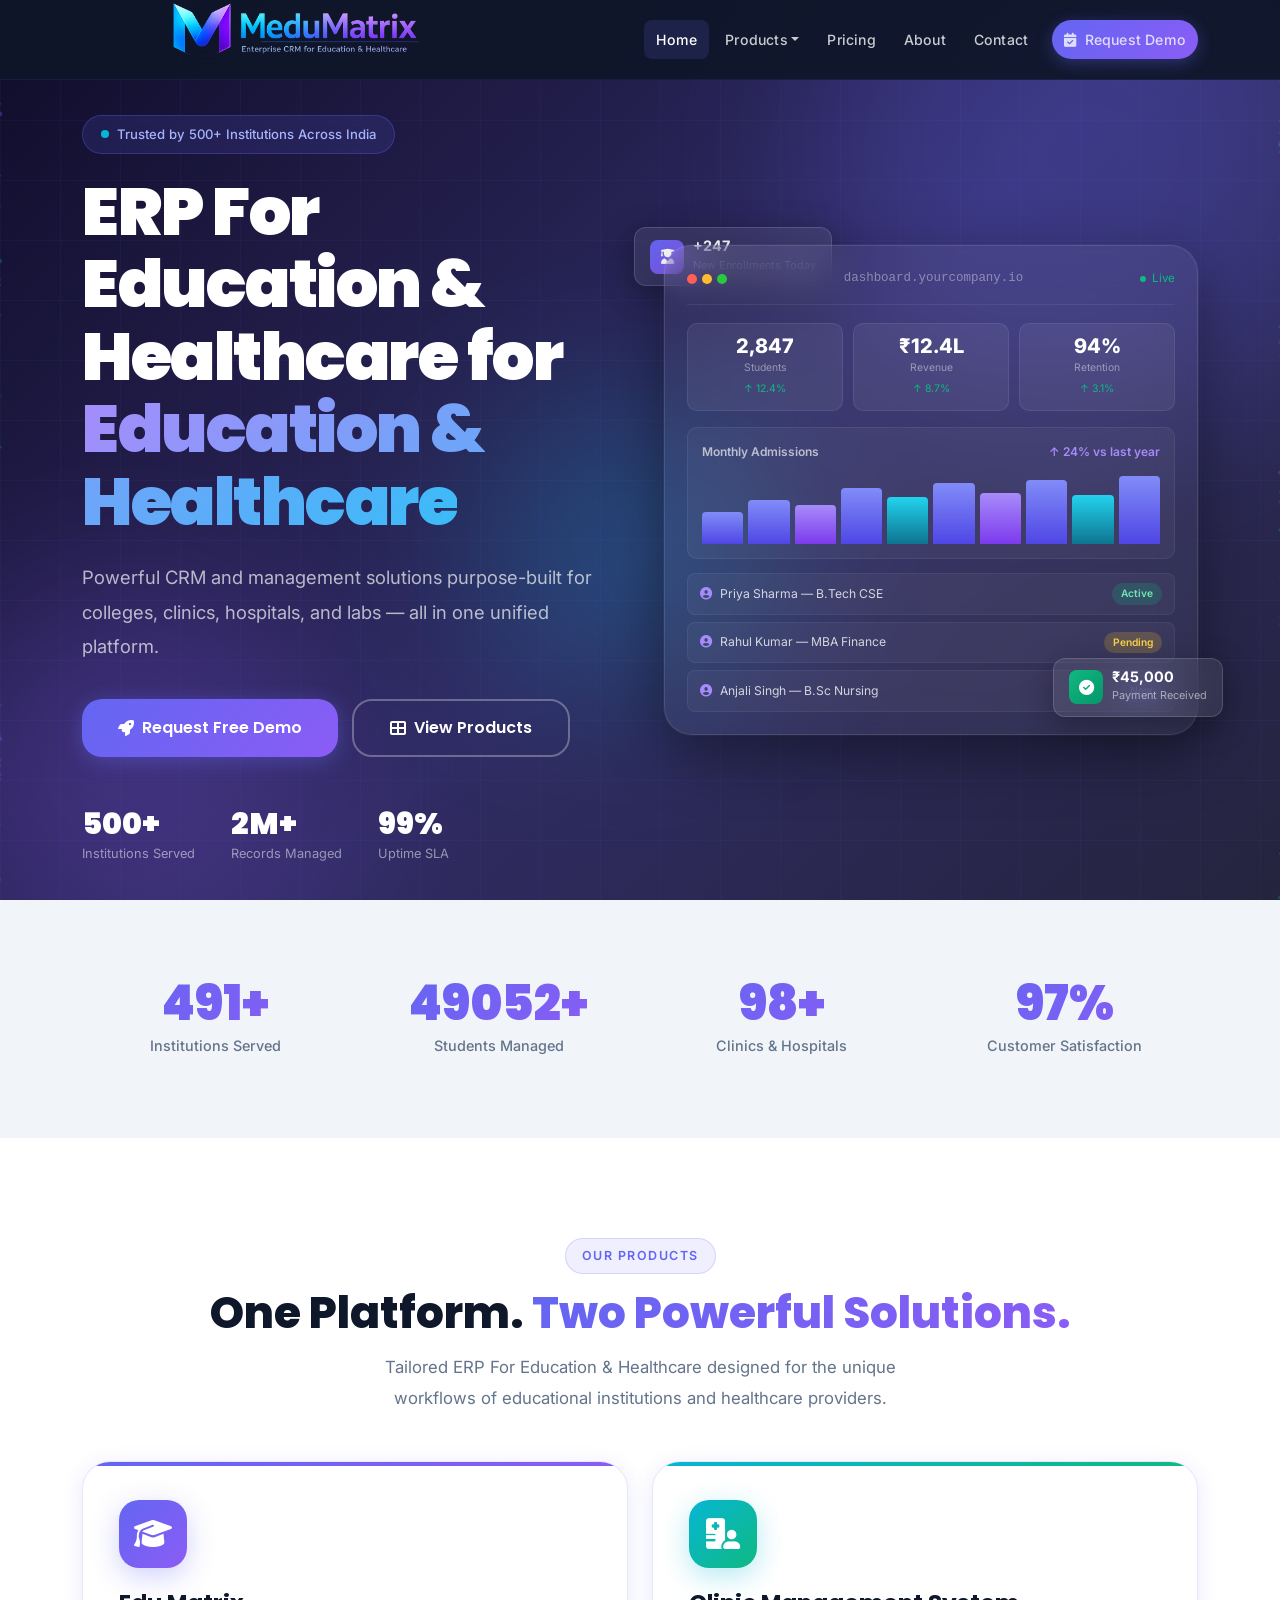
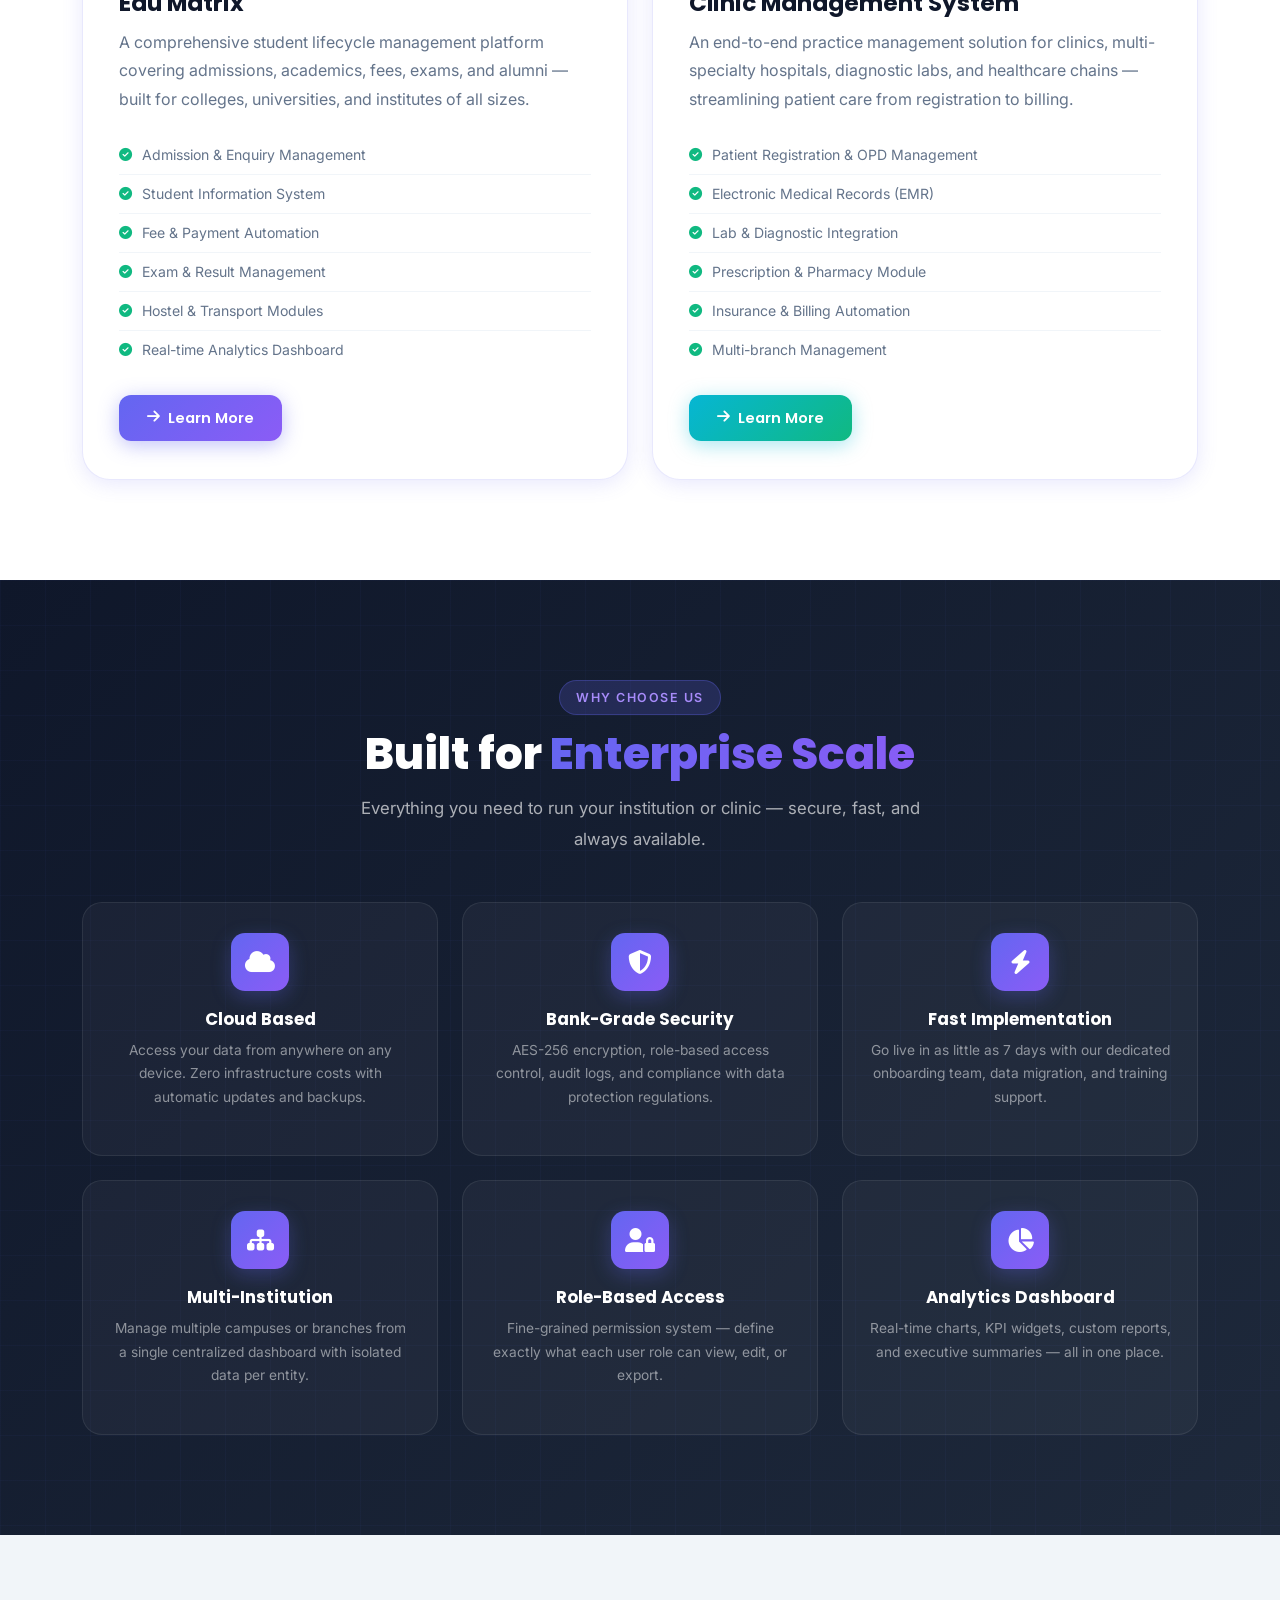
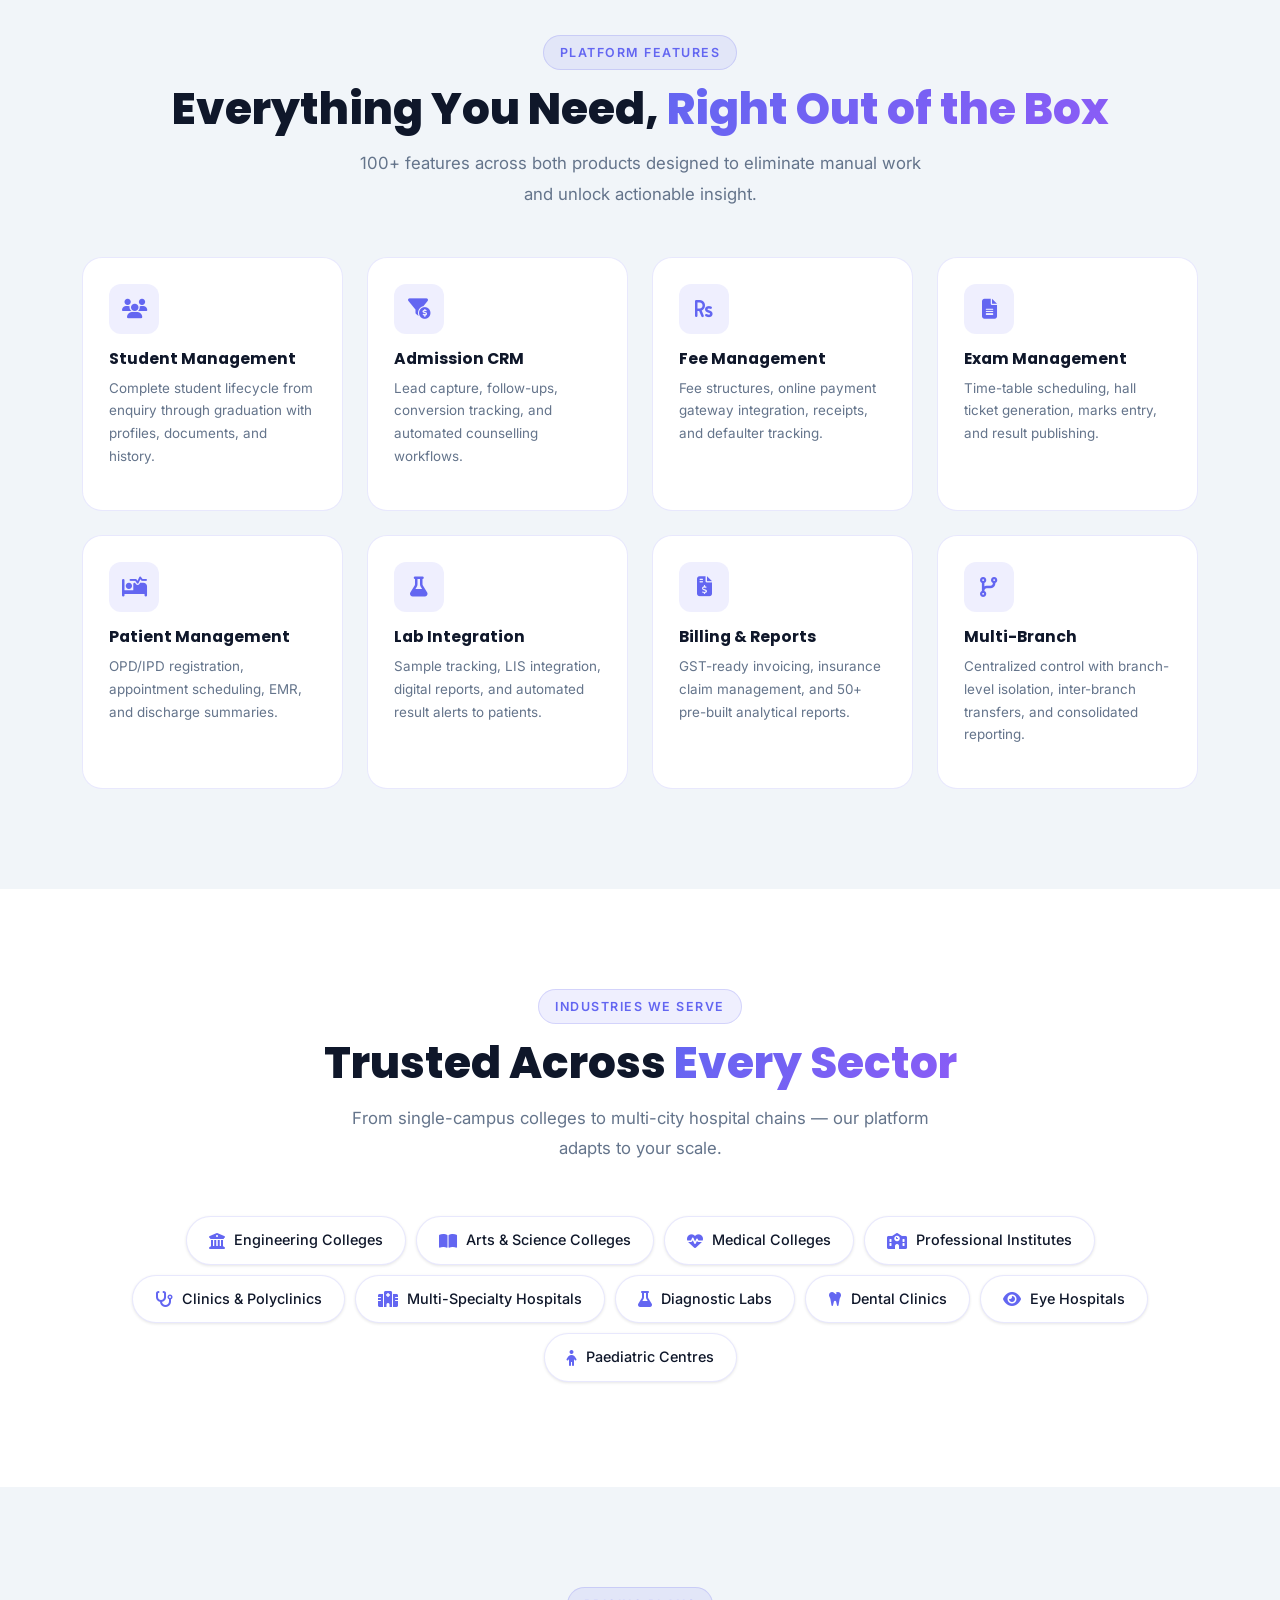
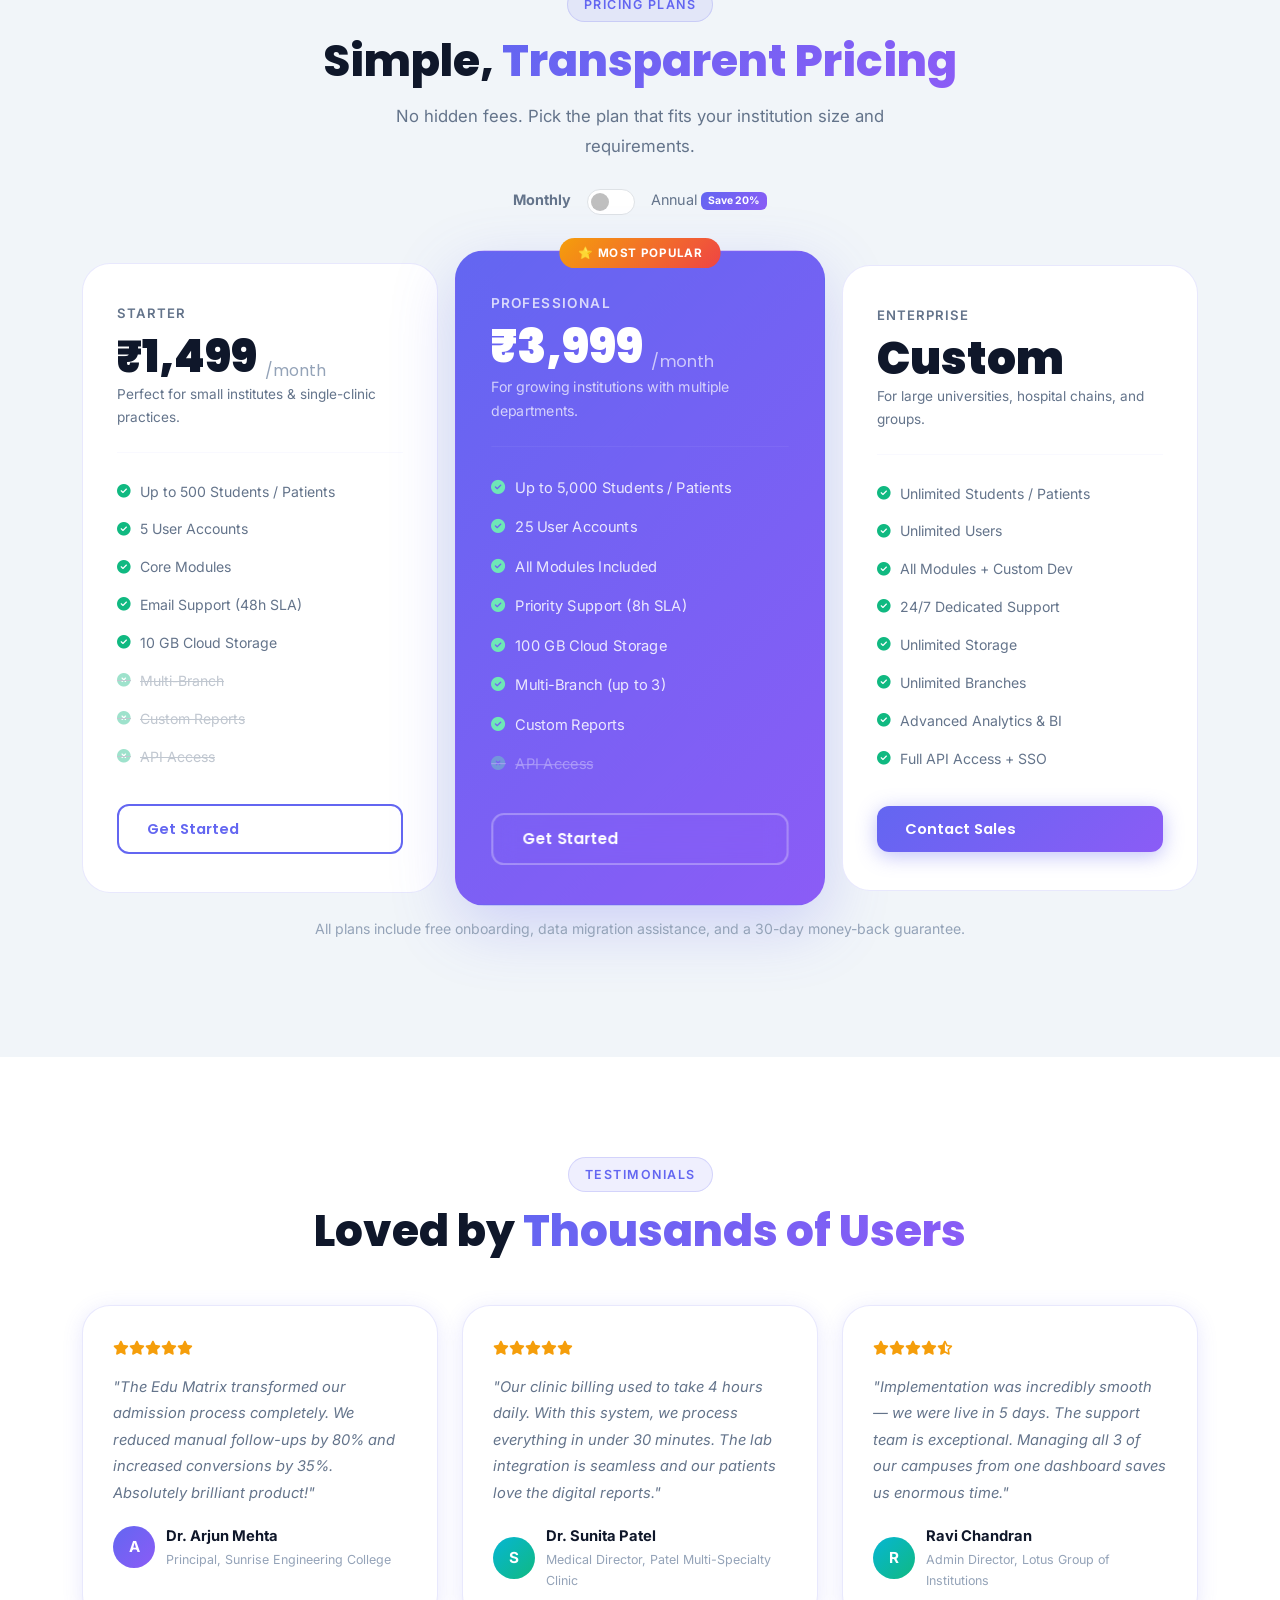
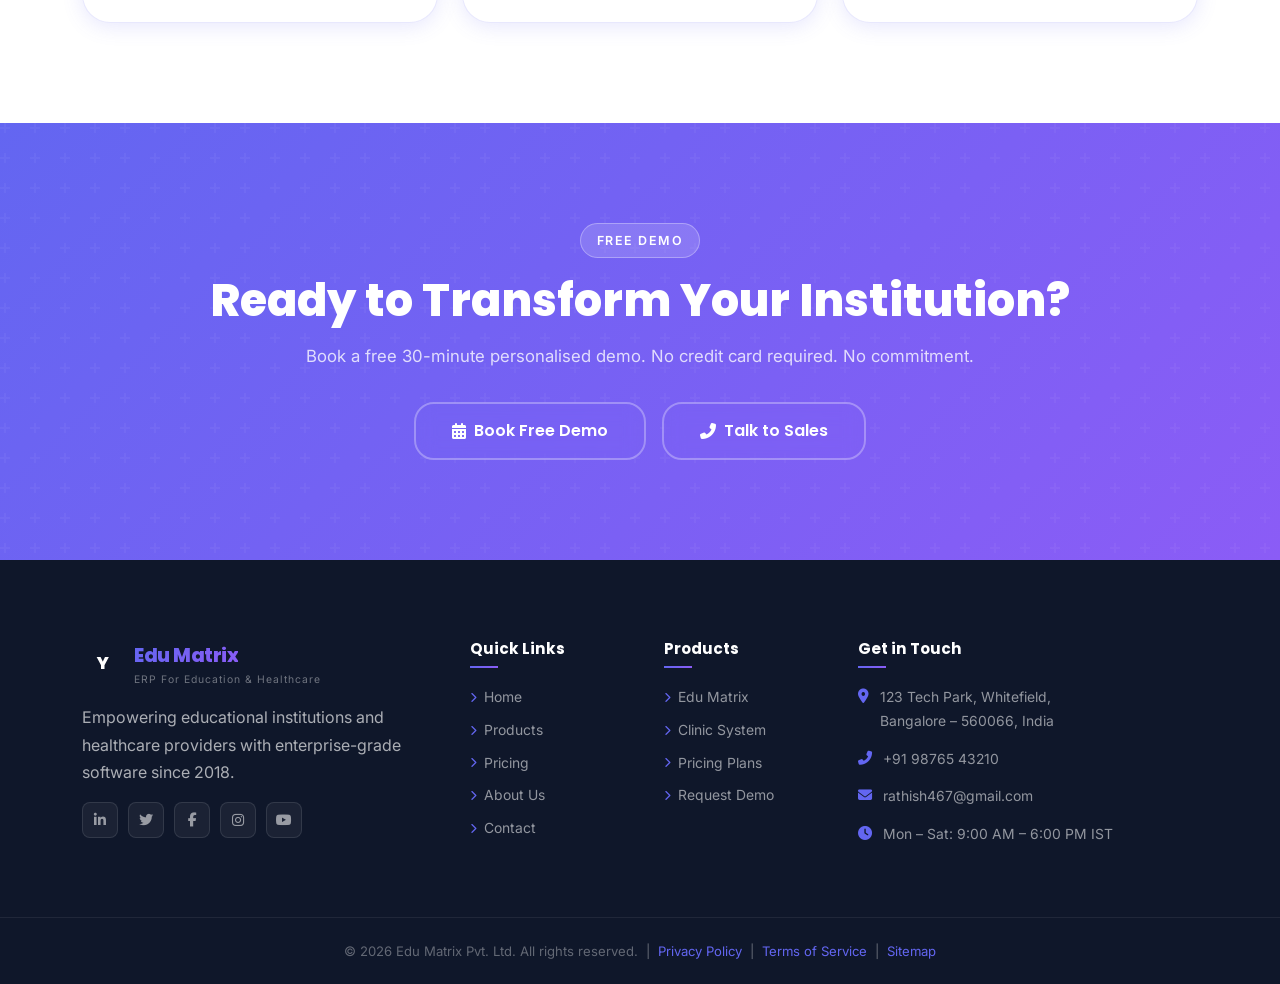
<file: website/index.html>
<!DOCTYPE html>
<html lang="en">
<head>
  <meta charset="UTF-8" />
  <meta name="viewport" content="width=device-width, initial-scale=1.0" />
  <meta name="description" content="Edu Matrix — Enterprise SaaS software for Education & Healthcare. Edu Matrix for Colleges and Clinic Management System for Hospitals." />
  <meta name="keywords" content="Edu Matrix, Clinic Management, SaaS, ERP, College Software, Hospital Software" />
  <title>Edu Matrix | ERP For Education & Healthcare for Education &amp; Healthcare</title>

  <!-- Favicon placeholder -->
  <link rel="icon" href="data:image/svg+xml,<svg xmlns='http://www.w3.org/2000/svg' viewBox='0 0 100 100'><rect width='100' height='100' rx='20' fill='%236366f1'/><text y='.9em' font-size='70' x='15' fill='white' font-weight='900'>Y</text></svg>" />

  <!-- Bootstrap 5 -->
  <link rel="stylesheet" href="https://cdn.jsdelivr.net/npm/bootstrap@5.3.2/dist/css/bootstrap.min.css" />
  <!-- Font Awesome 6 -->
  <link rel="stylesheet" href="https://cdnjs.cloudflare.com/ajax/libs/font-awesome/6.5.1/css/all.min.css" />
  <!-- AOS -->
  <link rel="stylesheet" href="https://unpkg.com/aos@2.3.4/dist/aos.css" />
  <!-- Custom CSS -->
  <link rel="stylesheet" href="style.css" />
</head>
<body>

  <!-- ══════════ PAGE LOADER ══════════ -->
  <div id="page-loader">
    <div class="loader-inner">
      <div class="loader-logo">Edu Matrix</div>
      <div class="loader-subtitle">ERP For Education & Healthcare Solutions</div>
      <div class="loader-bar"><div class="loader-progress"></div></div>
    </div>
  </div>

  <!-- ══════════ NAVBAR ══════════ -->
  <nav class="navbar navbar-custom navbar-expand-lg w-100">
    <div class="container">
<a class="navbar-brand-custom" href="index.html">
    <img src="logo.png" class="brand-logo" alt="MeduMatrix">
</a>
      <button class="navbar-toggler" type="button" data-bs-toggle="collapse" data-bs-target="#navbarNav" aria-controls="navbarNav" aria-expanded="false" aria-label="Toggle navigation">
        <span class="navbar-toggler-icon"></span>
      </button>
      <div class="collapse navbar-collapse" id="navbarNav">
        <ul class="navbar-nav ms-auto align-items-lg-center gap-1">
          <li class="nav-item"><a class="nav-link active" href="index.html">Home</a></li>
          <li class="nav-item dropdown">
            <a class="nav-link dropdown-toggle" href="products.html" data-bs-toggle="dropdown" aria-expanded="false">Products</a>
            <ul class="dropdown-menu dropdown-menu-custom">
              <li><a class="dropdown-item" href="education-crm.html"><i class="fas fa-graduation-cap"></i> Edu Matrix</a></li>
              <li><a class="dropdown-item" href="clinic-management.html"><i class="fas fa-hospital-user"></i> Clinic System</a></li>
            </ul>
          </li>
          <li class="nav-item"><a class="nav-link" href="pricing.html">Pricing</a></li>
          <li class="nav-item"><a class="nav-link" href="about.html">About</a></li>
          <li class="nav-item"><a class="nav-link" href="contact.html">Contact</a></li>
          <li class="nav-item ms-lg-2">
            <a class="nav-link btn-demo-nav" href="contact.html#demo">
              <i class="fas fa-calendar-check me-1"></i> Request Demo
            </a>
          </li>
        </ul>
      </div>
    </div>
  </nav>

  <!-- ══════════ HERO SECTION ══════════ -->
  <section class="hero-section" id="home">
    <!-- Background layers -->
    <div class="hero-bg">
      <div class="hero-orb hero-orb-1"></div>
      <div class="hero-orb hero-orb-2"></div>
      <div class="hero-orb hero-orb-3"></div>
    </div>
    <div class="hero-grid"></div>
    <canvas id="particleCanvas"></canvas>

    <div class="container">
      <div class="row align-items-center g-5">
        <!-- Left content -->
        <div class="col-lg-6 hero-content">
          <div class="hero-badge">
            <span class="pulse-dot"></span>
            Trusted by 500+ Institutions Across India
          </div>
          <h1 class="hero-title">
            ERP For Education & Healthcare for<br>
            <span class="highlight">Education &amp; Healthcare</span>
          </h1>
          <p class="hero-subtitle">
            Powerful CRM and management solutions purpose-built for colleges, clinics, hospitals, and labs — all in one unified platform.
          </p>
          <div class="hero-buttons">
            <a href="contact.html#demo" class="btn btn-primary-gradient btn-lg-custom">
              <i class="fas fa-rocket"></i> Request Free Demo
            </a>
            <a href="products.html" class="btn btn-outline-light-custom btn-lg-custom">
              <i class="fas fa-th-large"></i> View Products
            </a>
          </div>
          <div class="hero-stats">
            <div>
              <div class="hero-stat-num" data-counter="500" data-suffix="+">0+</div>
              <div class="hero-stat-lbl">Institutions Served</div>
            </div>
            <div>
              <div class="hero-stat-num" data-counter="2" data-suffix="M+" data-decimals="0">0M+</div>
              <div class="hero-stat-lbl">Records Managed</div>
            </div>
            <div>
              <div class="hero-stat-num" data-counter="99" data-suffix="%">0%</div>
              <div class="hero-stat-lbl">Uptime SLA</div>
            </div>
          </div>
        </div>

        <!-- Right — Dashboard illustration -->
        <div class="col-lg-6 hero-visual">
          <div class="position-relative">
            <!-- Floating card top-left -->
            <div class="float-card float-card-1">
              <div class="fc-inner">
                <div class="fc-icon indigo"><i class="fas fa-user-graduate"></i></div>
                <div class="fc-text">
                  <div class="fc-val">+247</div>
                  <div class="fc-lbl">New Enrollments Today</div>
                </div>
              </div>
            </div>

            <!-- Main dashboard card -->
            <div class="hero-dashboard">
              <div class="dash-topbar">
                <div class="dash-dots">
                  <span></span><span></span><span></span>
                </div>
                <div class="dash-title">dashboard.yourcompany.io</div>
                <div class="dash-status"><span class="dash-status-dot"></span> Live</div>
              </div>

              <!-- KPI row -->
              <div class="dash-kpis">
                <div class="kpi-card">
                  <span class="kpi-val">2,847</span>
                  <span class="kpi-lbl">Students</span>
                  <span class="kpi-trend">↑ 12.4%</span>
                </div>
                <div class="kpi-card">
                  <span class="kpi-val">₹12.4L</span>
                  <span class="kpi-lbl">Revenue</span>
                  <span class="kpi-trend">↑ 8.7%</span>
                </div>
                <div class="kpi-card">
                  <span class="kpi-val">94%</span>
                  <span class="kpi-lbl">Retention</span>
                  <span class="kpi-trend">↑ 3.1%</span>
                </div>
              </div>

              <!-- Chart -->
              <div class="dash-chart-wrap">
                <div class="dash-chart-head">
                  <span class="chart-lbl">Monthly Admissions</span>
                  <span class="chart-val">↑ 24% vs last year</span>
                </div>
                <div class="chart-bars">
                  <div class="chart-bar-item indigo" data-h="45"></div>
                  <div class="chart-bar-item indigo" data-h="62"></div>
                  <div class="chart-bar-item purple" data-h="55"></div>
                  <div class="chart-bar-item indigo" data-h="78"></div>
                  <div class="chart-bar-item cyan"   data-h="66"></div>
                  <div class="chart-bar-item indigo" data-h="85"></div>
                  <div class="chart-bar-item purple" data-h="72"></div>
                  <div class="chart-bar-item indigo" data-h="90"></div>
                  <div class="chart-bar-item cyan"   data-h="68"></div>
                  <div class="chart-bar-item indigo" data-h="95"></div>
                </div>
              </div>

              <!-- Recent list -->
              <div class="dash-list">
                <div class="dash-row">
                  <span class="dash-row-name"><i class="fas fa-user-circle me-2" style="color:#a78bfa"></i>Priya Sharma — B.Tech CSE</span>
                  <span class="dash-badge badge-active">Active</span>
                </div>
                <div class="dash-row">
                  <span class="dash-row-name"><i class="fas fa-user-circle me-2" style="color:#a78bfa"></i>Rahul Kumar — MBA Finance</span>
                  <span class="dash-badge badge-pending">Pending</span>
                </div>
                <div class="dash-row">
                  <span class="dash-row-name"><i class="fas fa-user-circle me-2" style="color:#a78bfa"></i>Anjali Singh — B.Sc Nursing</span>
                  <span class="dash-badge badge-new">New</span>
                </div>
              </div>
            </div>

            <!-- Floating card bottom-right -->
            <div class="float-card float-card-2">
              <div class="fc-inner">
                <div class="fc-icon green"><i class="fas fa-check-circle"></i></div>
                <div class="fc-text">
                  <div class="fc-val">₹45,000</div>
                  <div class="fc-lbl">Payment Received</div>
                </div>
              </div>
            </div>
          </div>
        </div>
      </div>
    </div>
  </section>

  <!-- ══════════ STATS BAR ══════════ -->
  <section class="stats-section section-py-sm">
    <div class="container">
      <div class="row g-3 text-center">
        <div class="col-6 col-md-3">
          <div class="stat-item">
            <div class="stat-num" data-counter="500" data-suffix="+">0+</div>
            <div class="stat-lbl">Institutions Served</div>
          </div>
        </div>
        <div class="col-6 col-md-3">
          <div class="stat-item">
            <div class="stat-num" data-counter="50000" data-suffix="+">0+</div>
            <div class="stat-lbl">Students Managed</div>
          </div>
        </div>
        <div class="col-6 col-md-3">
          <div class="stat-item">
            <div class="stat-num" data-counter="100" data-suffix="+">0+</div>
            <div class="stat-lbl">Clinics & Hospitals</div>
          </div>
        </div>
        <div class="col-6 col-md-3">
          <div class="stat-item">
            <div class="stat-num" data-counter="99" data-suffix="%">0%</div>
            <div class="stat-lbl">Customer Satisfaction</div>
          </div>
        </div>
      </div>
    </div>
  </section>

  <!-- ══════════ SECTION 2 : OUR PRODUCTS ══════════ -->
  <section class="section-py" id="products">
    <div class="container">
      <div class="text-center mb-5" data-aos="fade-up">
        <span class="section-badge">Our Products</span>
        <h2 class="section-title">One Platform. <span class="gradient-text">Two Powerful Solutions.</span></h2>
        <p class="section-subtitle">Tailored ERP For Education & Healthcare designed for the unique workflows of educational institutions and healthcare providers.</p>
      </div>
      <div class="row g-4">
        <!-- Edu Matrix -->
        <div class="col-lg-6" data-aos="fade-right" data-aos-delay="100">
          <div class="product-card">
            <div class="product-icon"><i class="fas fa-graduation-cap"></i></div>
            <h3>Edu Matrix</h3>
            <p>A comprehensive student lifecycle management platform covering admissions, academics, fees, exams, and alumni — built for colleges, universities, and institutes of all sizes.</p>
            <ul class="product-feats">
              <li><i class="fas fa-check-circle"></i> Admission & Enquiry Management</li>
              <li><i class="fas fa-check-circle"></i> Student Information System</li>
              <li><i class="fas fa-check-circle"></i> Fee & Payment Automation</li>
              <li><i class="fas fa-check-circle"></i> Exam & Result Management</li>
              <li><i class="fas fa-check-circle"></i> Hostel & Transport Modules</li>
              <li><i class="fas fa-check-circle"></i> Real-time Analytics Dashboard</li>
            </ul>
            <a href="education-crm.html" class="btn btn-primary-gradient">
              <i class="fas fa-arrow-right"></i> Learn More
            </a>
          </div>
        </div>
        <!-- Clinic System -->
        <div class="col-lg-6" data-aos="fade-left" data-aos-delay="200">
          <div class="product-card clinic">
            <div class="product-icon clinic"><i class="fas fa-hospital-user"></i></div>
            <h3>Clinic Management System</h3>
            <p>An end-to-end practice management solution for clinics, multi-specialty hospitals, diagnostic labs, and healthcare chains — streamlining patient care from registration to billing.</p>
            <ul class="product-feats">
              <li><i class="fas fa-check-circle"></i> Patient Registration & OPD Management</li>
              <li><i class="fas fa-check-circle"></i> Electronic Medical Records (EMR)</li>
              <li><i class="fas fa-check-circle"></i> Lab & Diagnostic Integration</li>
              <li><i class="fas fa-check-circle"></i> Prescription & Pharmacy Module</li>
              <li><i class="fas fa-check-circle"></i> Insurance & Billing Automation</li>
              <li><i class="fas fa-check-circle"></i> Multi-branch Management</li>
            </ul>
            <a href="clinic-management.html" class="btn btn-clinic-gradient">
              <i class="fas fa-arrow-right"></i> Learn More
            </a>
          </div>
        </div>
      </div>
    </div>
  </section>

  <!-- ══════════ SECTION 3 : WHY CHOOSE US ══════════ -->
  <section class="why-section section-py">
    <div class="container position-relative" style="z-index:2">
      <div class="text-center mb-5" data-aos="fade-up">
        <span class="section-badge" style="background:rgba(99,102,241,.2);color:#a78bfa;border-color:rgba(99,102,241,.3)">Why Choose Us</span>
        <h2 class="section-title text-white">Built for <span class="gradient-text">Enterprise Scale</span></h2>
        <p class="section-subtitle text-muted-white">Everything you need to run your institution or clinic — secure, fast, and always available.</p>
      </div>
      <div class="row g-4">
        <div class="col-lg-4 col-md-6" data-aos="fade-up" data-aos-delay="50">
          <div class="why-card">
            <div class="why-icon"><i class="fas fa-cloud"></i></div>
            <h4>Cloud Based</h4>
            <p>Access your data from anywhere on any device. Zero infrastructure costs with automatic updates and backups.</p>
          </div>
        </div>
        <div class="col-lg-4 col-md-6" data-aos="fade-up" data-aos-delay="100">
          <div class="why-card">
            <div class="why-icon"><i class="fas fa-shield-alt"></i></div>
            <h4>Bank-Grade Security</h4>
            <p>AES-256 encryption, role-based access control, audit logs, and compliance with data protection regulations.</p>
          </div>
        </div>
        <div class="col-lg-4 col-md-6" data-aos="fade-up" data-aos-delay="150">
          <div class="why-card">
            <div class="why-icon"><i class="fas fa-bolt"></i></div>
            <h4>Fast Implementation</h4>
            <p>Go live in as little as 7 days with our dedicated onboarding team, data migration, and training support.</p>
          </div>
        </div>
        <div class="col-lg-4 col-md-6" data-aos="fade-up" data-aos-delay="200">
          <div class="why-card">
            <div class="why-icon"><i class="fas fa-sitemap"></i></div>
            <h4>Multi-Institution</h4>
            <p>Manage multiple campuses or branches from a single centralized dashboard with isolated data per entity.</p>
          </div>
        </div>
        <div class="col-lg-4 col-md-6" data-aos="fade-up" data-aos-delay="250">
          <div class="why-card">
            <div class="why-icon"><i class="fas fa-user-lock"></i></div>
            <h4>Role-Based Access</h4>
            <p>Fine-grained permission system — define exactly what each user role can view, edit, or export.</p>
          </div>
        </div>
        <div class="col-lg-4 col-md-6" data-aos="fade-up" data-aos-delay="300">
          <div class="why-card">
            <div class="why-icon"><i class="fas fa-chart-pie"></i></div>
            <h4>Analytics Dashboard</h4>
            <p>Real-time charts, KPI widgets, custom reports, and executive summaries — all in one place.</p>
          </div>
        </div>
      </div>
    </div>
  </section>

  <!-- ══════════ SECTION 4 : FEATURES GRID ══════════ -->
  <section class="section-py bg-light-section" id="features">
    <div class="container">
      <div class="text-center mb-5" data-aos="fade-up">
        <span class="section-badge">Platform Features</span>
        <h2 class="section-title">Everything You Need, <span class="gradient-text">Right Out of the Box</span></h2>
        <p class="section-subtitle">100+ features across both products designed to eliminate manual work and unlock actionable insight.</p>
      </div>
      <div class="row g-4">
        <div class="col-lg-3 col-md-4 col-sm-6" data-aos="zoom-in" data-aos-delay="50">
          <div class="feature-card">
            <div class="feat-icon"><i class="fas fa-users"></i></div>
            <h4>Student Management</h4>
            <p>Complete student lifecycle from enquiry through graduation with profiles, documents, and history.</p>
          </div>
        </div>
        <div class="col-lg-3 col-md-4 col-sm-6" data-aos="zoom-in" data-aos-delay="100">
          <div class="feature-card">
            <div class="feat-icon"><i class="fas fa-funnel-dollar"></i></div>
            <h4>Admission CRM</h4>
            <p>Lead capture, follow-ups, conversion tracking, and automated counselling workflows.</p>
          </div>
        </div>
        <div class="col-lg-3 col-md-4 col-sm-6" data-aos="zoom-in" data-aos-delay="150">
          <div class="feature-card">
            <div class="feat-icon"><i class="fas fa-rupee-sign"></i></div>
            <h4>Fee Management</h4>
            <p>Fee structures, online payment gateway integration, receipts, and defaulter tracking.</p>
          </div>
        </div>
        <div class="col-lg-3 col-md-4 col-sm-6" data-aos="zoom-in" data-aos-delay="200">
          <div class="feature-card">
            <div class="feat-icon"><i class="fas fa-file-alt"></i></div>
            <h4>Exam Management</h4>
            <p>Time-table scheduling, hall ticket generation, marks entry, and result publishing.</p>
          </div>
        </div>
        <div class="col-lg-3 col-md-4 col-sm-6" data-aos="zoom-in" data-aos-delay="250">
          <div class="feature-card">
            <div class="feat-icon"><i class="fas fa-procedures"></i></div>
            <h4>Patient Management</h4>
            <p>OPD/IPD registration, appointment scheduling, EMR, and discharge summaries.</p>
          </div>
        </div>
        <div class="col-lg-3 col-md-4 col-sm-6" data-aos="zoom-in" data-aos-delay="300">
          <div class="feature-card">
            <div class="feat-icon"><i class="fas fa-flask"></i></div>
            <h4>Lab Integration</h4>
            <p>Sample tracking, LIS integration, digital reports, and automated result alerts to patients.</p>
          </div>
        </div>
        <div class="col-lg-3 col-md-4 col-sm-6" data-aos="zoom-in" data-aos-delay="350">
          <div class="feature-card">
            <div class="feat-icon"><i class="fas fa-file-invoice-dollar"></i></div>
            <h4>Billing &amp; Reports</h4>
            <p>GST-ready invoicing, insurance claim management, and 50+ pre-built analytical reports.</p>
          </div>
        </div>
        <div class="col-lg-3 col-md-4 col-sm-6" data-aos="zoom-in" data-aos-delay="400">
          <div class="feature-card">
            <div class="feat-icon"><i class="fas fa-code-branch"></i></div>
            <h4>Multi-Branch</h4>
            <p>Centralized control with branch-level isolation, inter-branch transfers, and consolidated reporting.</p>
          </div>
        </div>
      </div>
    </div>
  </section>

  <!-- ══════════ SECTION 5 : INDUSTRIES ══════════ -->
  <section class="section-py">
    <div class="container">
      <div class="text-center mb-5" data-aos="fade-up">
        <span class="section-badge">Industries We Serve</span>
        <h2 class="section-title">Trusted Across <span class="gradient-text">Every Sector</span></h2>
        <p class="section-subtitle">From single-campus colleges to multi-city hospital chains — our platform adapts to your scale.</p>
      </div>
      <div class="text-center" data-aos="fade-up" data-aos-delay="100">
        <div class="d-flex flex-wrap justify-content-center">
          <span class="industry-tag"><i class="fas fa-university"></i> Engineering Colleges</span>
          <span class="industry-tag"><i class="fas fa-book-open"></i> Arts &amp; Science Colleges</span>
          <span class="industry-tag"><i class="fas fa-heartbeat"></i> Medical Colleges</span>
          <span class="industry-tag"><i class="fas fa-school"></i> Professional Institutes</span>
          <span class="industry-tag"><i class="fas fa-stethoscope"></i> Clinics &amp; Polyclinics</span>
          <span class="industry-tag"><i class="fas fa-hospital"></i> Multi-Specialty Hospitals</span>
          <span class="industry-tag"><i class="fas fa-flask"></i> Diagnostic Labs</span>
          <span class="industry-tag"><i class="fas fa-tooth"></i> Dental Clinics</span>
          <span class="industry-tag"><i class="fas fa-eye"></i> Eye Hospitals</span>
          <span class="industry-tag"><i class="fas fa-child"></i> Paediatric Centres</span>
        </div>
      </div>
    </div>
  </section>

  <!-- ══════════ SECTION 6 : PRICING ══════════ -->
  <section class="section-py bg-light-section" id="pricing">
    <div class="container">
      <div class="text-center mb-5" data-aos="fade-up">
        <span class="section-badge">Pricing Plans</span>
        <h2 class="section-title">Simple, <span class="gradient-text">Transparent Pricing</span></h2>
        <p class="section-subtitle">No hidden fees. Pick the plan that fits your institution size and requirements.</p>

        <!-- Billing toggle -->
        <div class="d-flex align-items-center justify-content-center gap-3 mt-4">
          <span class="toggle-label-m fw-bold" style="font-size:.9rem;color:var(--text-secondary)">Monthly</span>
          <div class="form-check form-switch mb-0">
            <input class="form-check-input" type="checkbox" id="billingToggle" style="width:48px;height:26px;cursor:pointer" />
          </div>
          <span class="toggle-label-a" style="font-size:.9rem;color:var(--text-secondary)">
            Annual <span class="badge" style="background:var(--gradient-secondary);font-size:.65rem;vertical-align:middle">Save 20%</span>
          </span>
        </div>
      </div>

      <div class="row g-4 align-items-center justify-content-center">
        <!-- Starter -->
        <div class="col-lg-4 col-md-6" data-aos="fade-up" data-aos-delay="50">
          <div class="pricing-card">
            <div class="pricing-plan">Starter</div>
            <div class="pricing-amount">
              <span data-monthly="₹1,499" data-annual="₹14,999">₹1,499</span>
              <sub>/month</sub>
            </div>
            <p class="pricing-desc">Perfect for small institutes &amp; single-clinic practices.</p>
            <hr class="pricing-hr" />
            <ul class="pricing-feats">
              <li><i class="fas fa-check-circle"></i> Up to 500 Students / Patients</li>
              <li><i class="fas fa-check-circle"></i> 5 User Accounts</li>
              <li><i class="fas fa-check-circle"></i> Core Modules</li>
              <li><i class="fas fa-check-circle"></i> Email Support (48h SLA)</li>
              <li><i class="fas fa-check-circle"></i> 10 GB Cloud Storage</li>
              <li class="na"><i class="fas fa-times-circle"></i> Multi-Branch</li>
              <li class="na"><i class="fas fa-times-circle"></i> Custom Reports</li>
              <li class="na"><i class="fas fa-times-circle"></i> API Access</li>
            </ul>
            <a href="contact.html#demo" class="btn btn-outline-primary w-100">Get Started</a>
          </div>
        </div>

        <!-- Professional (popular) -->
        <div class="col-lg-4 col-md-6" data-aos="fade-up" data-aos-delay="150">
          <div class="pricing-card popular">
            <div class="popular-badge">⭐ Most Popular</div>
            <div class="pricing-plan">Professional</div>
            <div class="pricing-amount">
              <span data-monthly="₹3,999" data-annual="₹39,999">₹3,999</span>
              <sub>/month</sub>
            </div>
            <p class="pricing-desc">For growing institutions with multiple departments.</p>
            <hr class="pricing-hr" />
            <ul class="pricing-feats">
              <li><i class="fas fa-check-circle"></i> Up to 5,000 Students / Patients</li>
              <li><i class="fas fa-check-circle"></i> 25 User Accounts</li>
              <li><i class="fas fa-check-circle"></i> All Modules Included</li>
              <li><i class="fas fa-check-circle"></i> Priority Support (8h SLA)</li>
              <li><i class="fas fa-check-circle"></i> 100 GB Cloud Storage</li>
              <li><i class="fas fa-check-circle"></i> Multi-Branch (up to 3)</li>
              <li><i class="fas fa-check-circle"></i> Custom Reports</li>
              <li class="na"><i class="fas fa-times-circle"></i> API Access</li>
            </ul>
            <a href="contact.html#demo" class="btn btn-outline-light-custom w-100">Get Started</a>
          </div>
        </div>

        <!-- Enterprise -->
        <div class="col-lg-4 col-md-6" data-aos="fade-up" data-aos-delay="250">
          <div class="pricing-card">
            <div class="pricing-plan">Enterprise</div>
            <div class="pricing-amount">
              <span data-monthly="Custom" data-annual="Custom">Custom</span>
            </div>
            <p class="pricing-desc">For large universities, hospital chains, and groups.</p>
            <hr class="pricing-hr" />
            <ul class="pricing-feats">
              <li><i class="fas fa-check-circle"></i> Unlimited Students / Patients</li>
              <li><i class="fas fa-check-circle"></i> Unlimited Users</li>
              <li><i class="fas fa-check-circle"></i> All Modules + Custom Dev</li>
              <li><i class="fas fa-check-circle"></i> 24/7 Dedicated Support</li>
              <li><i class="fas fa-check-circle"></i> Unlimited Storage</li>
              <li><i class="fas fa-check-circle"></i> Unlimited Branches</li>
              <li><i class="fas fa-check-circle"></i> Advanced Analytics &amp; BI</li>
              <li><i class="fas fa-check-circle"></i> Full API Access + SSO</li>
            </ul>
            <a href="contact.html#demo" class="btn btn-primary-gradient w-100">Contact Sales</a>
          </div>
        </div>
      </div>

      <p class="text-center mt-4" style="color:var(--text-muted);font-size:.88rem" data-aos="fade-up">
        All plans include free onboarding, data migration assistance, and a 30-day money-back guarantee.
      </p>
    </div>
  </section>

  <!-- ══════════ TESTIMONIALS ══════════ -->
  <section class="section-py">
    <div class="container">
      <div class="text-center mb-5" data-aos="fade-up">
        <span class="section-badge">Testimonials</span>
        <h2 class="section-title">Loved by <span class="gradient-text">Thousands of Users</span></h2>
      </div>
      <div class="row g-4">
        <div class="col-lg-4 col-md-6" data-aos="fade-up" data-aos-delay="50">
          <div class="testimonial-card">
            <div class="t-stars"><i class="fas fa-star"></i><i class="fas fa-star"></i><i class="fas fa-star"></i><i class="fas fa-star"></i><i class="fas fa-star"></i></div>
            <p class="t-text">"The Edu Matrix transformed our admission process completely. We reduced manual follow-ups by 80% and increased conversions by 35%. Absolutely brilliant product!"</p>
            <div class="t-author">
              <div class="t-avatar">A</div>
              <div>
                <div class="t-name">Dr. Arjun Mehta</div>
                <div class="t-role">Principal, Sunrise Engineering College</div>
              </div>
            </div>
          </div>
        </div>
        <div class="col-lg-4 col-md-6" data-aos="fade-up" data-aos-delay="150">
          <div class="testimonial-card">
            <div class="t-stars"><i class="fas fa-star"></i><i class="fas fa-star"></i><i class="fas fa-star"></i><i class="fas fa-star"></i><i class="fas fa-star"></i></div>
            <p class="t-text">"Our clinic billing used to take 4 hours daily. With this system, we process everything in under 30 minutes. The lab integration is seamless and our patients love the digital reports."</p>
            <div class="t-author">
              <div class="t-avatar" style="background:var(--gradient-clinic)">S</div>
              <div>
                <div class="t-name">Dr. Sunita Patel</div>
                <div class="t-role">Medical Director, Patel Multi-Specialty Clinic</div>
              </div>
            </div>
          </div>
        </div>
        <div class="col-lg-4 col-md-6" data-aos="fade-up" data-aos-delay="250">
          <div class="testimonial-card">
            <div class="t-stars"><i class="fas fa-star"></i><i class="fas fa-star"></i><i class="fas fa-star"></i><i class="fas fa-star"></i><i class="fas fa-star-half-alt"></i></div>
            <p class="t-text">"Implementation was incredibly smooth — we were live in 5 days. The support team is exceptional. Managing all 3 of our campuses from one dashboard saves us enormous time."</p>
            <div class="t-author">
              <div class="t-avatar" style="background:linear-gradient(135deg,#06b6d4,#10b981)">R</div>
              <div>
                <div class="t-name">Ravi Chandran</div>
                <div class="t-role">Admin Director, Lotus Group of Institutions</div>
              </div>
            </div>
          </div>
        </div>
      </div>
    </div>
  </section>

  <!-- ══════════ SECTION 7 : CTA ══════════ -->
  <section class="cta-section section-py">
    <div class="container">
      <div class="cta-inner text-center">
        <div data-aos="fade-up">
          <span class="section-badge" style="background:rgba(255,255,255,.15);color:white;border-color:rgba(255,255,255,.3);margin-bottom:16px">Free Demo</span>
          <h2 class="cta-title">Ready to Transform Your Institution?</h2>
          <p class="cta-subtitle">Book a free 30-minute personalised demo. No credit card required. No commitment.</p>
          <div class="d-flex gap-3 justify-content-center flex-wrap">
            <a href="contact.html#demo" class="btn btn-outline-light-custom btn-lg-custom">
              <i class="fas fa-calendar-alt"></i> Book Free Demo
            </a>
            <a href="contact.html" class="btn btn-outline-light-custom btn-lg-custom">
              <i class="fas fa-phone-alt"></i> Talk to Sales
            </a>
          </div>
        </div>
      </div>
    </div>
  </section>

  <!-- ══════════ FOOTER ══════════ -->
  <footer class="footer">
    <div class="container">
      <div class="row g-5">
        <div class="col-lg-4 col-md-6">
          <div class="navbar-brand-custom mb-3">
            <div class="brand-logo">Y</div>
            <div>
              <span class="brand-name">Edu Matrix</span>
              <span class="brand-tagline">ERP For Education & Healthcare</span>
            </div>
          </div>
          <p>Empowering educational institutions and healthcare providers with enterprise-grade software since 2018.</p>
          <div class="social-links">
            <a href="#" class="social-link" aria-label="LinkedIn"><i class="fab fa-linkedin-in"></i></a>
            <a href="#" class="social-link" aria-label="Twitter"><i class="fab fa-twitter"></i></a>
            <a href="#" class="social-link" aria-label="Facebook"><i class="fab fa-facebook-f"></i></a>
            <a href="#" class="social-link" aria-label="Instagram"><i class="fab fa-instagram"></i></a>
            <a href="#" class="social-link" aria-label="YouTube"><i class="fab fa-youtube"></i></a>
          </div>
        </div>
        <div class="col-lg-2 col-md-3 col-6">
          <h6 class="footer-heading">Quick Links</h6>
          <ul class="footer-links">
            <li><a href="index.html"><i class="fas fa-chevron-right"></i> Home</a></li>
            <li><a href="products.html"><i class="fas fa-chevron-right"></i> Products</a></li>
            <li><a href="pricing.html"><i class="fas fa-chevron-right"></i> Pricing</a></li>
            <li><a href="about.html"><i class="fas fa-chevron-right"></i> About Us</a></li>
            <li><a href="contact.html"><i class="fas fa-chevron-right"></i> Contact</a></li>
          </ul>
        </div>
        <div class="col-lg-2 col-md-3 col-6">
          <h6 class="footer-heading">Products</h6>
          <ul class="footer-links">
            <li><a href="education-crm.html"><i class="fas fa-chevron-right"></i> Edu Matrix</a></li>
            <li><a href="clinic-management.html"><i class="fas fa-chevron-right"></i> Clinic System</a></li>
            <li><a href="pricing.html"><i class="fas fa-chevron-right"></i> Pricing Plans</a></li>
            <li><a href="contact.html#demo"><i class="fas fa-chevron-right"></i> Request Demo</a></li>
          </ul>
        </div>
        <div class="col-lg-4 col-md-6">
          <h6 class="footer-heading">Get in Touch</h6>
          <div class="footer-contact-item">
            <i class="fas fa-map-marker-alt"></i>
            <p>123 Tech Park, Whitefield,<br>Bangalore – 560066, India</p>
          </div>
          <div class="footer-contact-item">
            <i class="fas fa-phone-alt"></i>
            <p>+91 98765 43210</p>
          </div>
          <div class="footer-contact-item">
            <i class="fas fa-envelope"></i>
            <p>rathish467@gmail.com</p>
          </div>
          <div class="footer-contact-item">
            <i class="fas fa-clock"></i>
            <p>Mon – Sat: 9:00 AM – 6:00 PM IST</p>
          </div>
        </div>
      </div>
    </div>
    <div class="footer-bottom">
      <div class="container">
        <p>&copy; 2026 Edu Matrix Pvt. Ltd. All rights reserved. &nbsp;|&nbsp; <a href="#">Privacy Policy</a> &nbsp;|&nbsp; <a href="#">Terms of Service</a> &nbsp;|&nbsp; <a href="#">Sitemap</a></p>
      </div>
    </div>
  </footer>

  <!-- Back to Top -->
  <button class="back-to-top" id="backToTop" aria-label="Back to top"><i class="fas fa-arrow-up"></i></button>

  <!-- Bootstrap JS -->
  <script src="https://cdn.jsdelivr.net/npm/bootstrap@5.3.2/dist/js/bootstrap.bundle.min.js"></script>
  <!-- AOS -->
  <script src="https://unpkg.com/aos@2.3.4/dist/aos.js"></script>
  <!-- Custom JS -->
  <script src="script.js"></script>
</body>
</html>
</file>
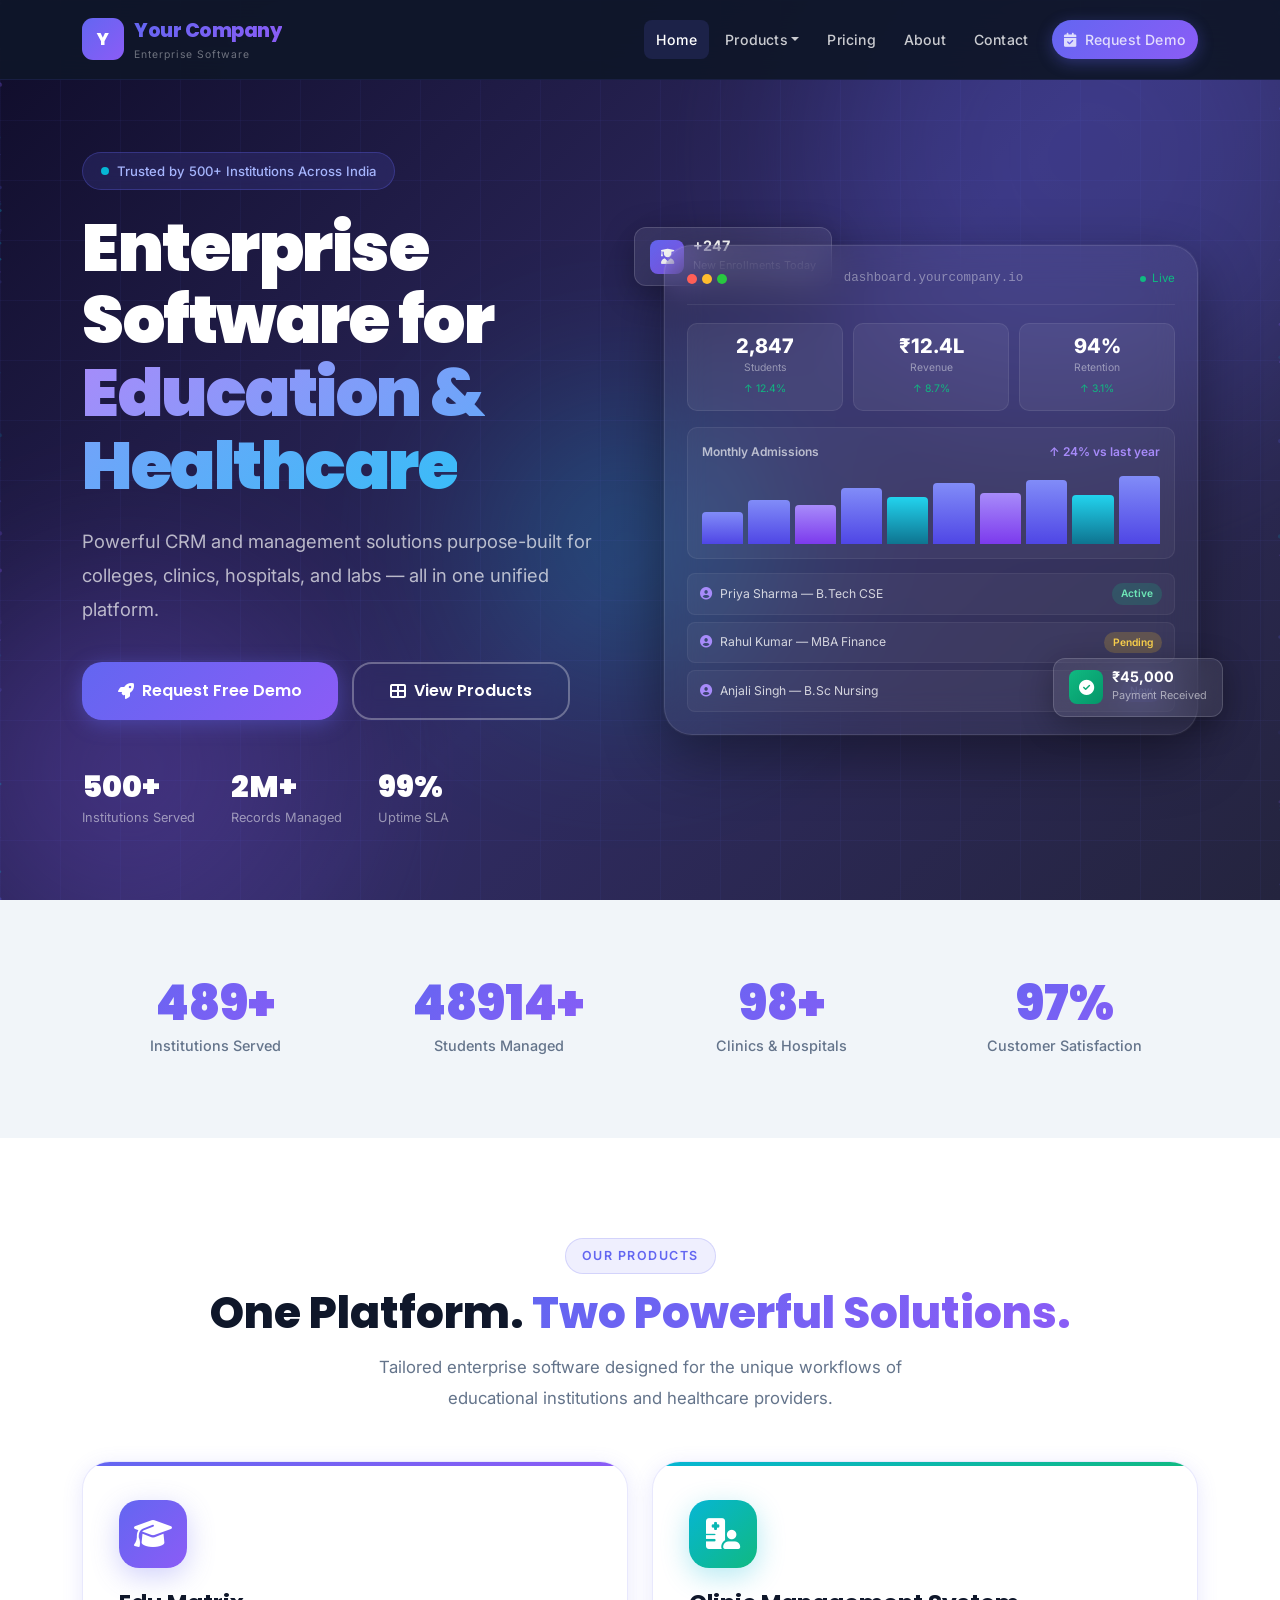
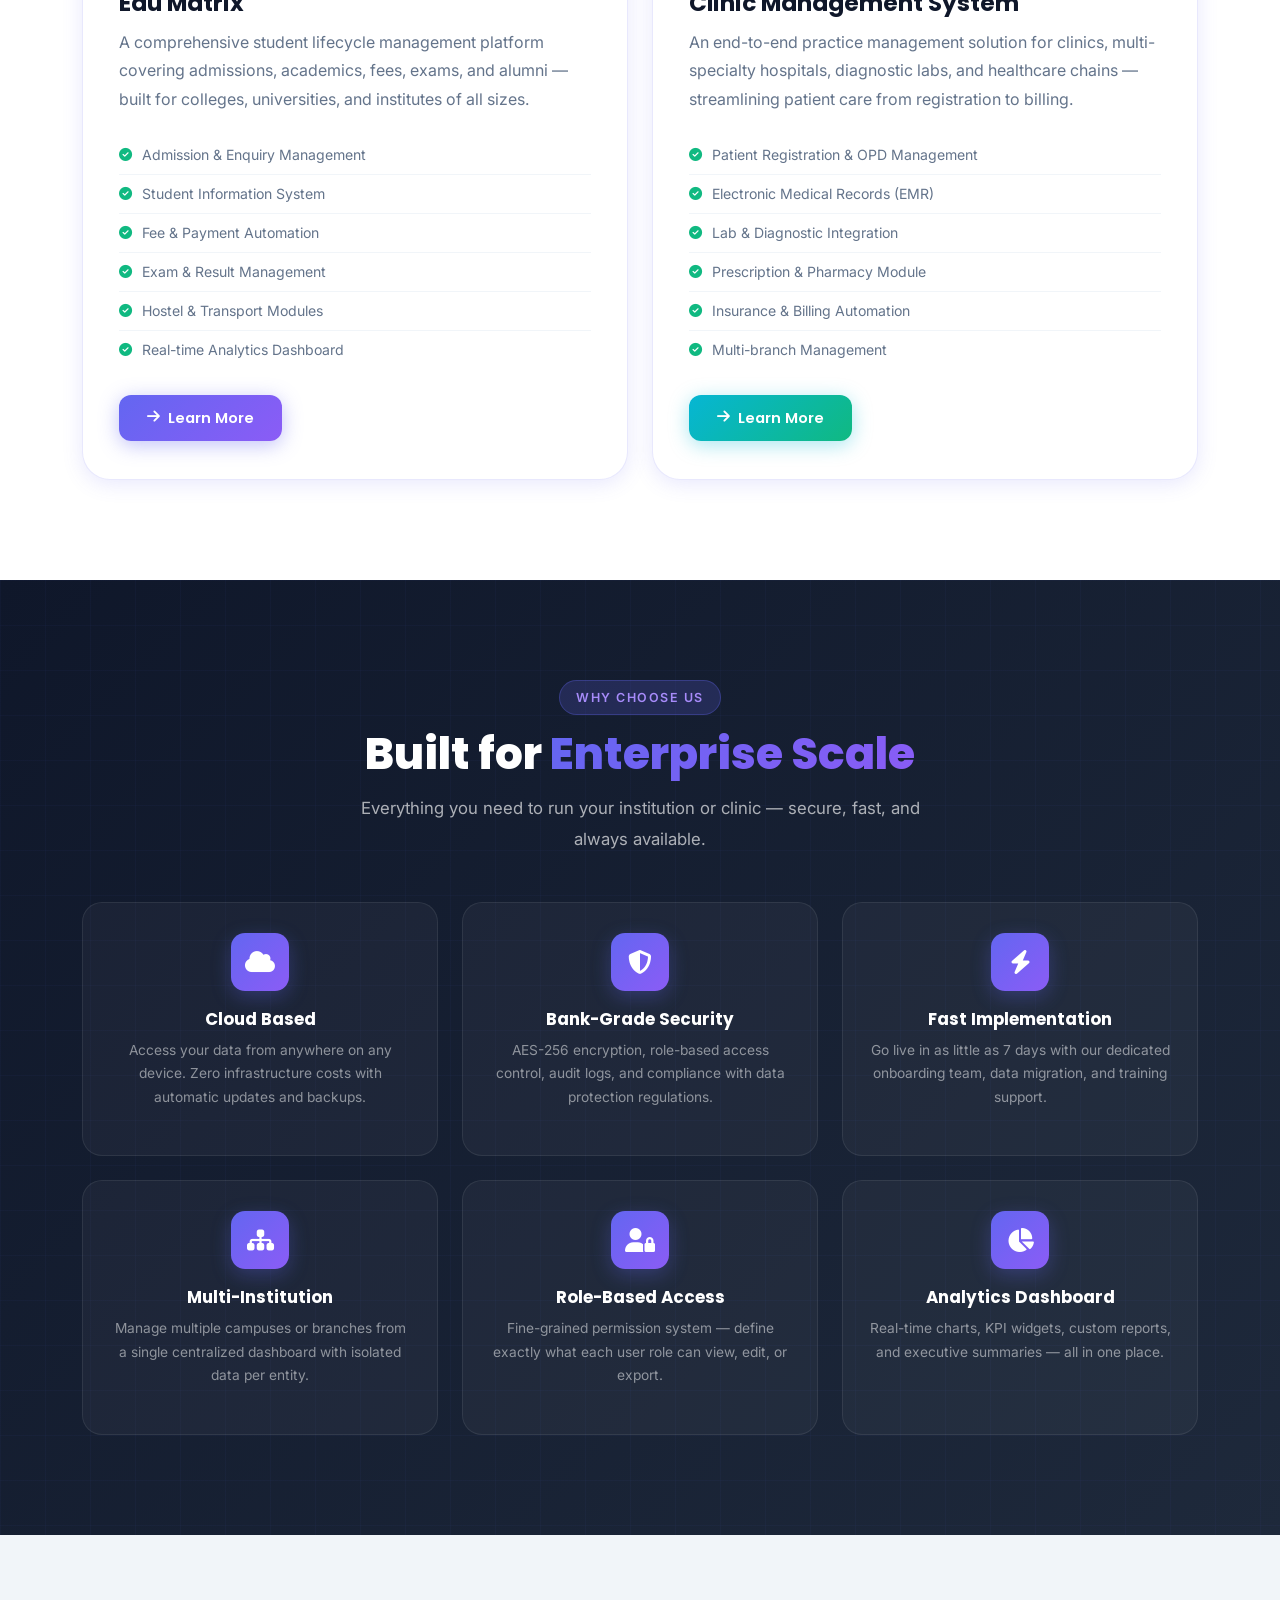
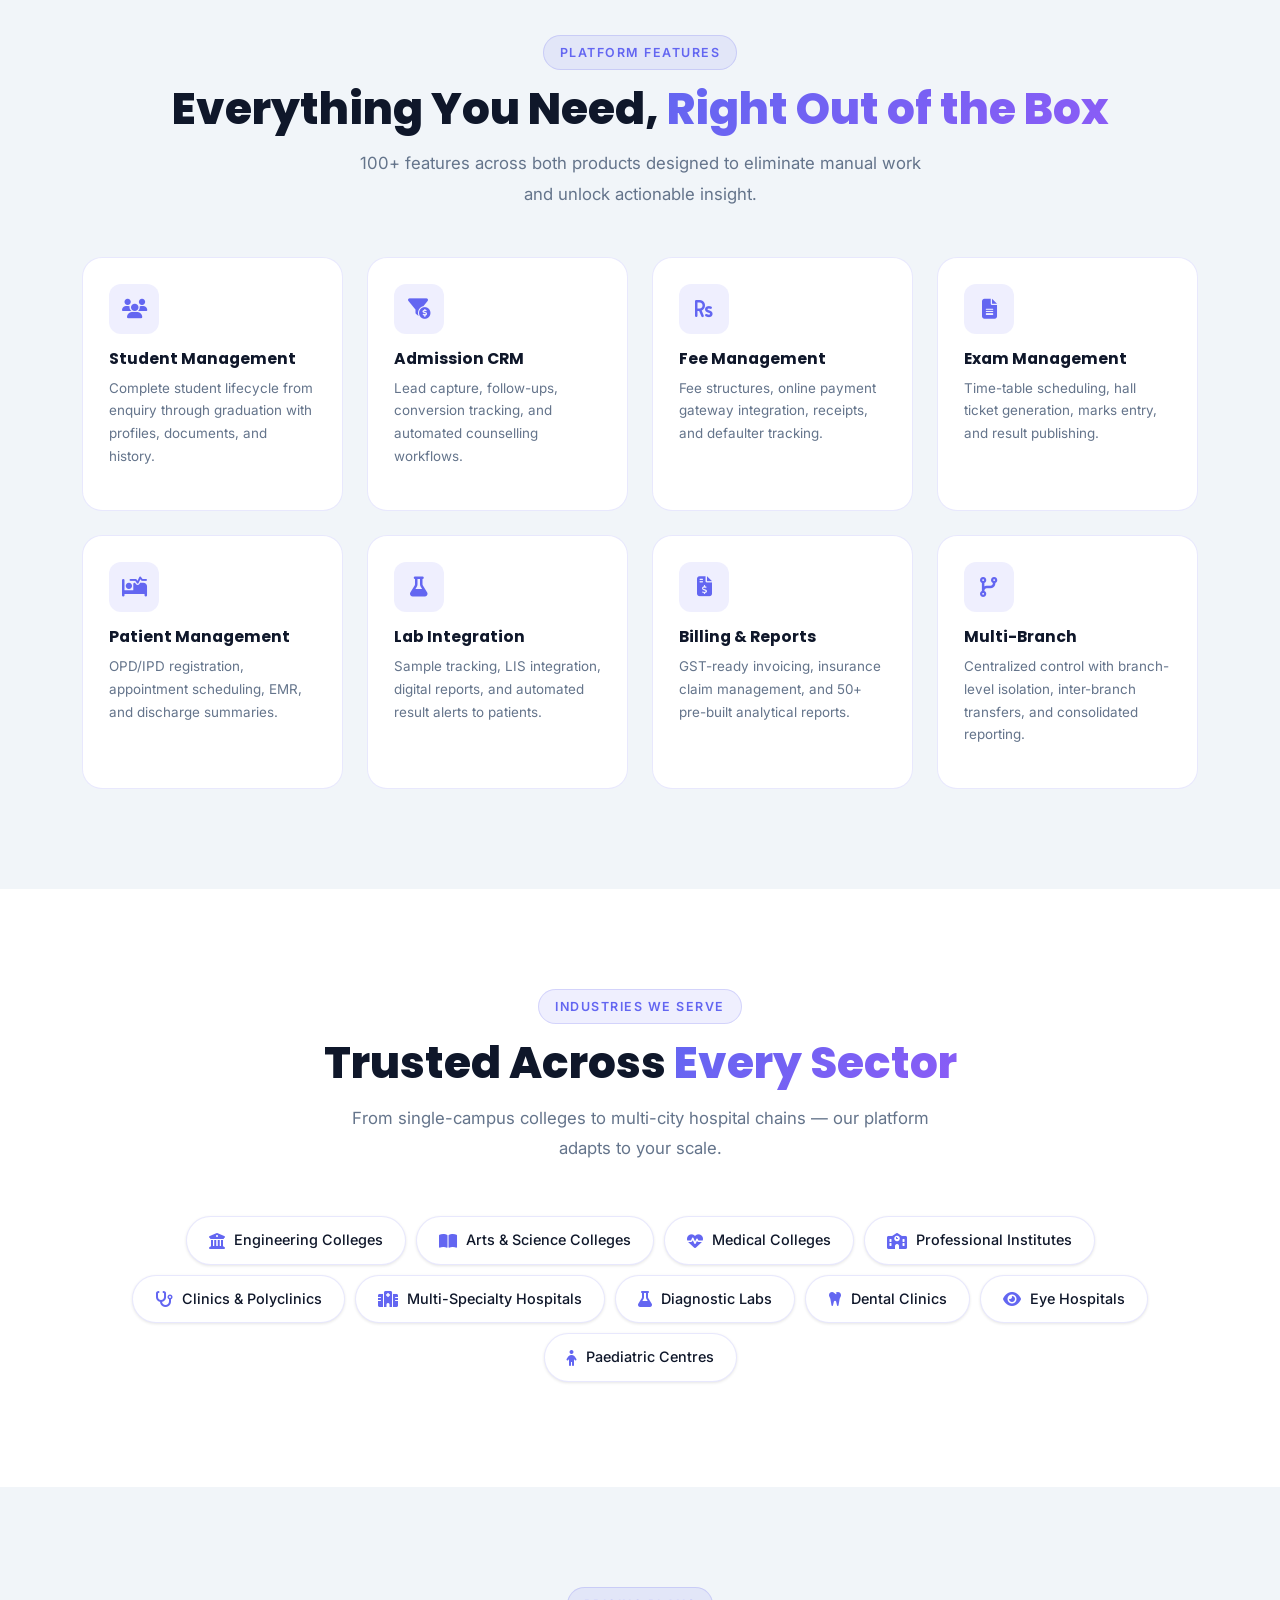
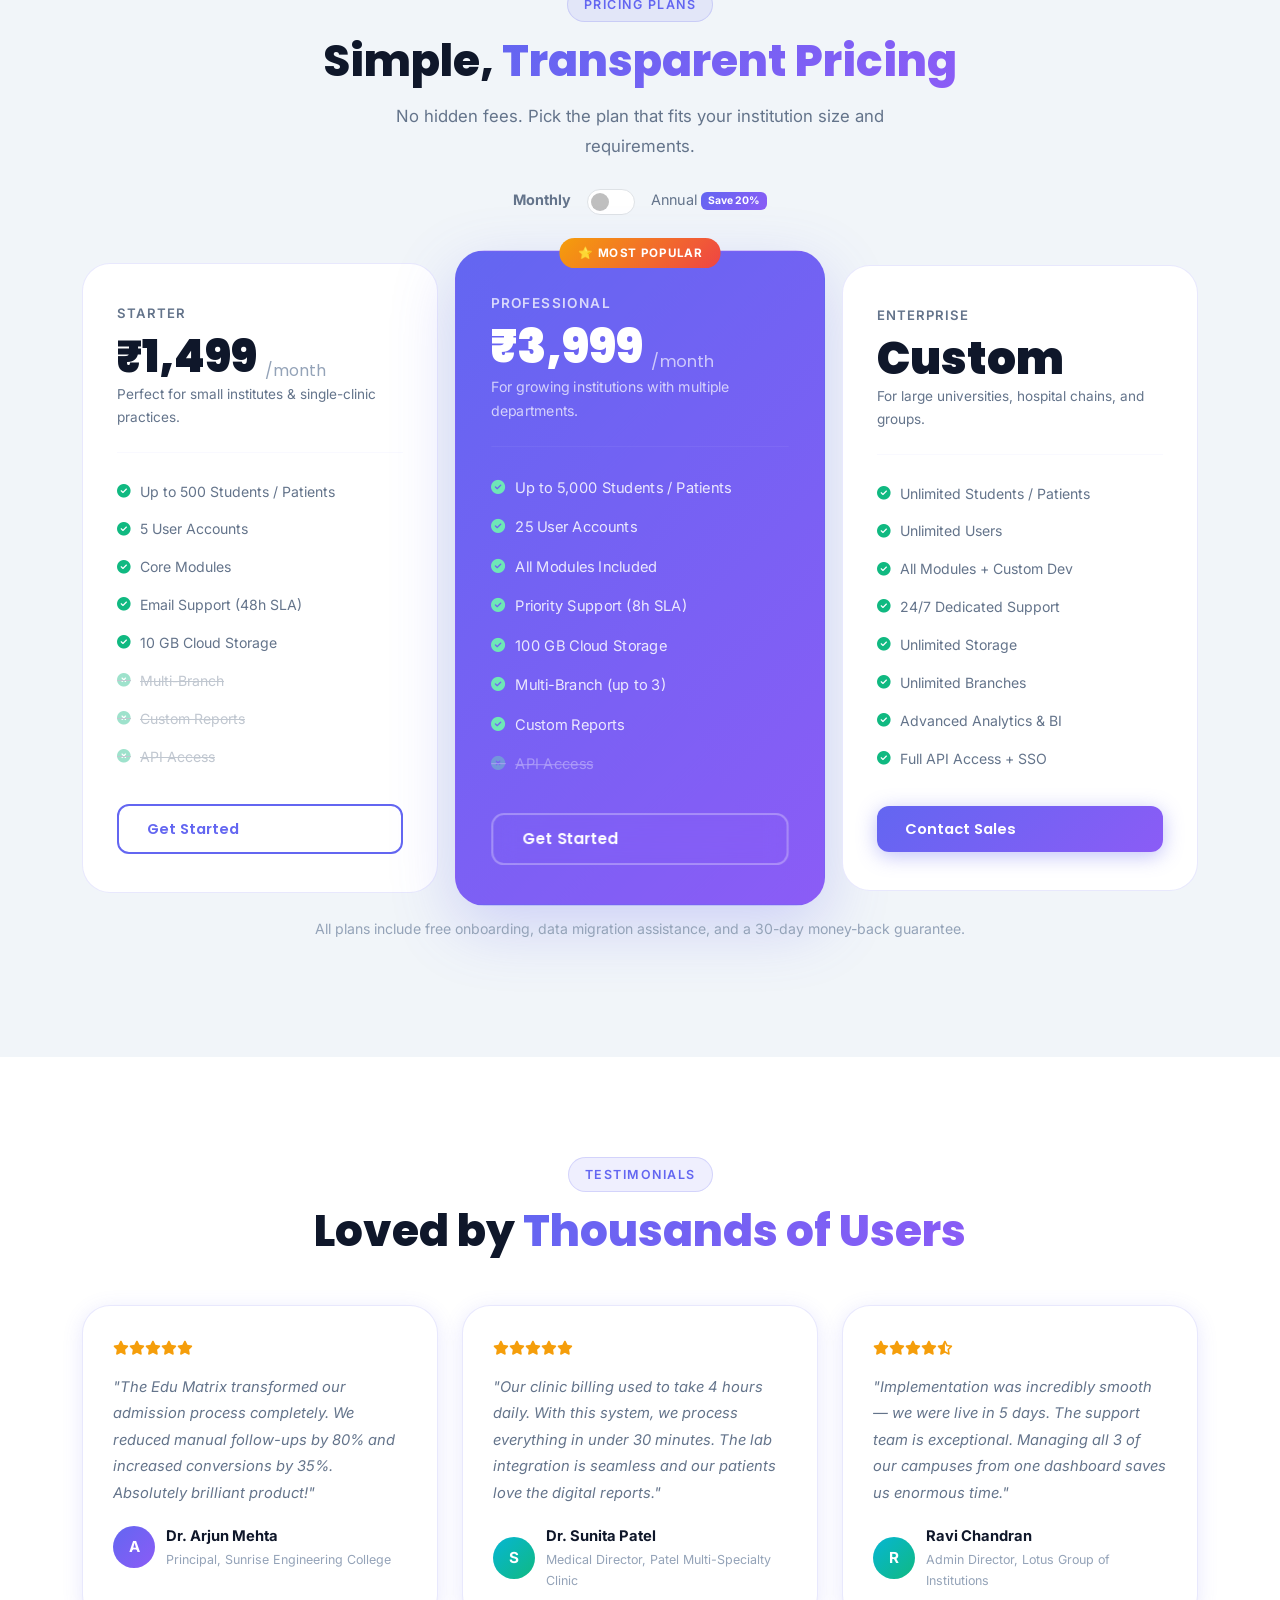
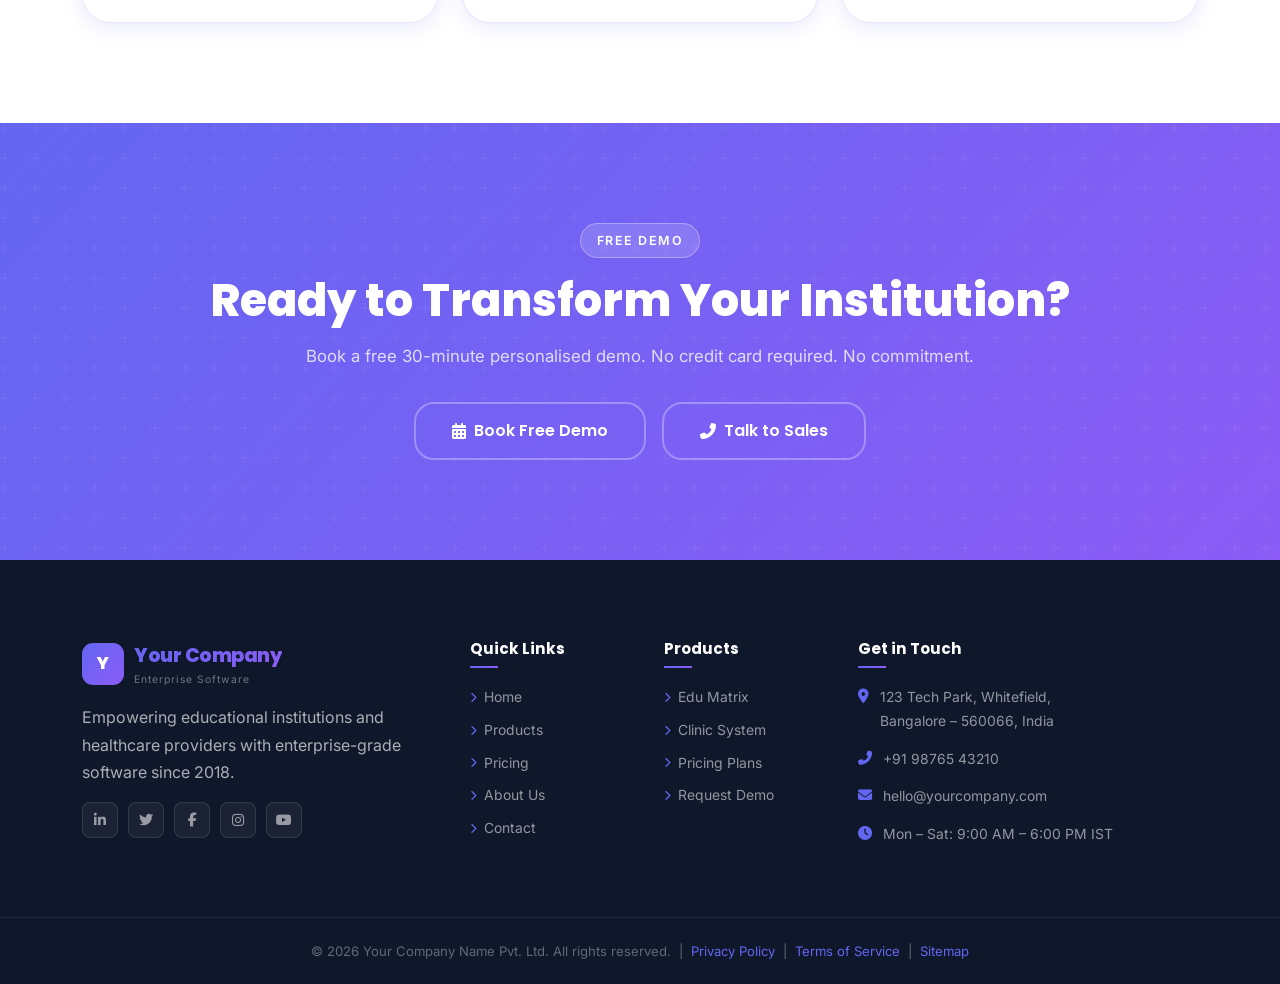
<file: public/website/index.html>
<!DOCTYPE html>
<html lang="en">
<head>
  <meta charset="UTF-8" />
  <meta name="viewport" content="width=device-width, initial-scale=1.0" />
  <meta name="description" content="Your Company Name — Enterprise SaaS software for Education & Healthcare. Edu Matrix for Colleges and Clinic Management System for Hospitals." />
  <meta name="keywords" content="Edu Matrix, Clinic Management, SaaS, ERP, College Software, Hospital Software" />
  <title>Your Company Name | Enterprise Software for Education &amp; Healthcare</title>

  <!-- Favicon placeholder -->
  <link rel="icon" href="data:image/svg+xml,<svg xmlns='http://www.w3.org/2000/svg' viewBox='0 0 100 100'><rect width='100' height='100' rx='20' fill='%236366f1'/><text y='.9em' font-size='70' x='15' fill='white' font-weight='900'>Y</text></svg>" />

  <!-- Bootstrap 5 -->
  <link rel="stylesheet" href="https://cdn.jsdelivr.net/npm/bootstrap@5.3.2/dist/css/bootstrap.min.css" />
  <!-- Font Awesome 6 -->
  <link rel="stylesheet" href="https://cdnjs.cloudflare.com/ajax/libs/font-awesome/6.5.1/css/all.min.css" />
  <!-- AOS -->
  <link rel="stylesheet" href="https://unpkg.com/aos@2.3.4/dist/aos.css" />
  <!-- Custom CSS -->
  <link rel="stylesheet" href="style.css" />
</head>
<body>

  <!-- ══════════ PAGE LOADER ══════════ -->
  <div id="page-loader">
    <div class="loader-inner">
      <div class="loader-logo">Your Company Name</div>
      <div class="loader-subtitle">Enterprise Software Solutions</div>
      <div class="loader-bar"><div class="loader-progress"></div></div>
    </div>
  </div>

  <!-- ══════════ NAVBAR ══════════ -->
  <nav class="navbar navbar-custom navbar-expand-lg w-100">
    <div class="container">
      <a class="navbar-brand-custom" href="index.html">
        <div class="brand-logo">Y</div>
        <div>
          <span class="brand-name">Your Company</span>
          <span class="brand-tagline">Enterprise Software</span>
        </div>
      </a>
      <button class="navbar-toggler" type="button" data-bs-toggle="collapse" data-bs-target="#navbarNav" aria-controls="navbarNav" aria-expanded="false" aria-label="Toggle navigation">
        <span class="navbar-toggler-icon"></span>
      </button>
      <div class="collapse navbar-collapse" id="navbarNav">
        <ul class="navbar-nav ms-auto align-items-lg-center gap-1">
          <li class="nav-item"><a class="nav-link active" href="index.html">Home</a></li>
          <li class="nav-item dropdown">
            <a class="nav-link dropdown-toggle" href="products.html" data-bs-toggle="dropdown" aria-expanded="false">Products</a>
            <ul class="dropdown-menu dropdown-menu-custom">
              <li><a class="dropdown-item" href="education-crm.html"><i class="fas fa-graduation-cap"></i> Edu Matrix</a></li>
              <li><a class="dropdown-item" href="clinic-management.html"><i class="fas fa-hospital-user"></i> Clinic System</a></li>
            </ul>
          </li>
          <li class="nav-item"><a class="nav-link" href="pricing.html">Pricing</a></li>
          <li class="nav-item"><a class="nav-link" href="about.html">About</a></li>
          <li class="nav-item"><a class="nav-link" href="contact.html">Contact</a></li>
          <li class="nav-item ms-lg-2">
            <a class="nav-link btn-demo-nav" href="contact.html#demo">
              <i class="fas fa-calendar-check me-1"></i> Request Demo
            </a>
          </li>
        </ul>
      </div>
    </div>
  </nav>

  <!-- ══════════ HERO SECTION ══════════ -->
  <section class="hero-section" id="home">
    <!-- Background layers -->
    <div class="hero-bg">
      <div class="hero-orb hero-orb-1"></div>
      <div class="hero-orb hero-orb-2"></div>
      <div class="hero-orb hero-orb-3"></div>
    </div>
    <div class="hero-grid"></div>
    <canvas id="particleCanvas"></canvas>

    <div class="container">
      <div class="row align-items-center g-5">
        <!-- Left content -->
        <div class="col-lg-6 hero-content">
          <div class="hero-badge">
            <span class="pulse-dot"></span>
            Trusted by 500+ Institutions Across India
          </div>
          <h1 class="hero-title">
            Enterprise Software for<br>
            <span class="highlight">Education &amp; Healthcare</span>
          </h1>
          <p class="hero-subtitle">
            Powerful CRM and management solutions purpose-built for colleges, clinics, hospitals, and labs — all in one unified platform.
          </p>
          <div class="hero-buttons">
            <a href="contact.html#demo" class="btn btn-primary-gradient btn-lg-custom">
              <i class="fas fa-rocket"></i> Request Free Demo
            </a>
            <a href="products.html" class="btn btn-outline-light-custom btn-lg-custom">
              <i class="fas fa-th-large"></i> View Products
            </a>
          </div>
          <div class="hero-stats">
            <div>
              <div class="hero-stat-num" data-counter="500" data-suffix="+">0+</div>
              <div class="hero-stat-lbl">Institutions Served</div>
            </div>
            <div>
              <div class="hero-stat-num" data-counter="2" data-suffix="M+" data-decimals="0">0M+</div>
              <div class="hero-stat-lbl">Records Managed</div>
            </div>
            <div>
              <div class="hero-stat-num" data-counter="99" data-suffix="%">0%</div>
              <div class="hero-stat-lbl">Uptime SLA</div>
            </div>
          </div>
        </div>

        <!-- Right — Dashboard illustration -->
        <div class="col-lg-6 hero-visual">
          <div class="position-relative">
            <!-- Floating card top-left -->
            <div class="float-card float-card-1">
              <div class="fc-inner">
                <div class="fc-icon indigo"><i class="fas fa-user-graduate"></i></div>
                <div class="fc-text">
                  <div class="fc-val">+247</div>
                  <div class="fc-lbl">New Enrollments Today</div>
                </div>
              </div>
            </div>

            <!-- Main dashboard card -->
            <div class="hero-dashboard">
              <div class="dash-topbar">
                <div class="dash-dots">
                  <span></span><span></span><span></span>
                </div>
                <div class="dash-title">dashboard.yourcompany.io</div>
                <div class="dash-status"><span class="dash-status-dot"></span> Live</div>
              </div>

              <!-- KPI row -->
              <div class="dash-kpis">
                <div class="kpi-card">
                  <span class="kpi-val">2,847</span>
                  <span class="kpi-lbl">Students</span>
                  <span class="kpi-trend">↑ 12.4%</span>
                </div>
                <div class="kpi-card">
                  <span class="kpi-val">₹12.4L</span>
                  <span class="kpi-lbl">Revenue</span>
                  <span class="kpi-trend">↑ 8.7%</span>
                </div>
                <div class="kpi-card">
                  <span class="kpi-val">94%</span>
                  <span class="kpi-lbl">Retention</span>
                  <span class="kpi-trend">↑ 3.1%</span>
                </div>
              </div>

              <!-- Chart -->
              <div class="dash-chart-wrap">
                <div class="dash-chart-head">
                  <span class="chart-lbl">Monthly Admissions</span>
                  <span class="chart-val">↑ 24% vs last year</span>
                </div>
                <div class="chart-bars">
                  <div class="chart-bar-item indigo" data-h="45"></div>
                  <div class="chart-bar-item indigo" data-h="62"></div>
                  <div class="chart-bar-item purple" data-h="55"></div>
                  <div class="chart-bar-item indigo" data-h="78"></div>
                  <div class="chart-bar-item cyan"   data-h="66"></div>
                  <div class="chart-bar-item indigo" data-h="85"></div>
                  <div class="chart-bar-item purple" data-h="72"></div>
                  <div class="chart-bar-item indigo" data-h="90"></div>
                  <div class="chart-bar-item cyan"   data-h="68"></div>
                  <div class="chart-bar-item indigo" data-h="95"></div>
                </div>
              </div>

              <!-- Recent list -->
              <div class="dash-list">
                <div class="dash-row">
                  <span class="dash-row-name"><i class="fas fa-user-circle me-2" style="color:#a78bfa"></i>Priya Sharma — B.Tech CSE</span>
                  <span class="dash-badge badge-active">Active</span>
                </div>
                <div class="dash-row">
                  <span class="dash-row-name"><i class="fas fa-user-circle me-2" style="color:#a78bfa"></i>Rahul Kumar — MBA Finance</span>
                  <span class="dash-badge badge-pending">Pending</span>
                </div>
                <div class="dash-row">
                  <span class="dash-row-name"><i class="fas fa-user-circle me-2" style="color:#a78bfa"></i>Anjali Singh — B.Sc Nursing</span>
                  <span class="dash-badge badge-new">New</span>
                </div>
              </div>
            </div>

            <!-- Floating card bottom-right -->
            <div class="float-card float-card-2">
              <div class="fc-inner">
                <div class="fc-icon green"><i class="fas fa-check-circle"></i></div>
                <div class="fc-text">
                  <div class="fc-val">₹45,000</div>
                  <div class="fc-lbl">Payment Received</div>
                </div>
              </div>
            </div>
          </div>
        </div>
      </div>
    </div>
  </section>

  <!-- ══════════ STATS BAR ══════════ -->
  <section class="stats-section section-py-sm">
    <div class="container">
      <div class="row g-3 text-center">
        <div class="col-6 col-md-3">
          <div class="stat-item">
            <div class="stat-num" data-counter="500" data-suffix="+">0+</div>
            <div class="stat-lbl">Institutions Served</div>
          </div>
        </div>
        <div class="col-6 col-md-3">
          <div class="stat-item">
            <div class="stat-num" data-counter="50000" data-suffix="+">0+</div>
            <div class="stat-lbl">Students Managed</div>
          </div>
        </div>
        <div class="col-6 col-md-3">
          <div class="stat-item">
            <div class="stat-num" data-counter="100" data-suffix="+">0+</div>
            <div class="stat-lbl">Clinics & Hospitals</div>
          </div>
        </div>
        <div class="col-6 col-md-3">
          <div class="stat-item">
            <div class="stat-num" data-counter="99" data-suffix="%">0%</div>
            <div class="stat-lbl">Customer Satisfaction</div>
          </div>
        </div>
      </div>
    </div>
  </section>

  <!-- ══════════ SECTION 2 : OUR PRODUCTS ══════════ -->
  <section class="section-py" id="products">
    <div class="container">
      <div class="text-center mb-5" data-aos="fade-up">
        <span class="section-badge">Our Products</span>
        <h2 class="section-title">One Platform. <span class="gradient-text">Two Powerful Solutions.</span></h2>
        <p class="section-subtitle">Tailored enterprise software designed for the unique workflows of educational institutions and healthcare providers.</p>
      </div>
      <div class="row g-4">
        <!-- Edu Matrix -->
        <div class="col-lg-6" data-aos="fade-right" data-aos-delay="100">
          <div class="product-card">
            <div class="product-icon"><i class="fas fa-graduation-cap"></i></div>
            <h3>Edu Matrix</h3>
            <p>A comprehensive student lifecycle management platform covering admissions, academics, fees, exams, and alumni — built for colleges, universities, and institutes of all sizes.</p>
            <ul class="product-feats">
              <li><i class="fas fa-check-circle"></i> Admission & Enquiry Management</li>
              <li><i class="fas fa-check-circle"></i> Student Information System</li>
              <li><i class="fas fa-check-circle"></i> Fee & Payment Automation</li>
              <li><i class="fas fa-check-circle"></i> Exam & Result Management</li>
              <li><i class="fas fa-check-circle"></i> Hostel & Transport Modules</li>
              <li><i class="fas fa-check-circle"></i> Real-time Analytics Dashboard</li>
            </ul>
            <a href="education-crm.html" class="btn btn-primary-gradient">
              <i class="fas fa-arrow-right"></i> Learn More
            </a>
          </div>
        </div>
        <!-- Clinic System -->
        <div class="col-lg-6" data-aos="fade-left" data-aos-delay="200">
          <div class="product-card clinic">
            <div class="product-icon clinic"><i class="fas fa-hospital-user"></i></div>
            <h3>Clinic Management System</h3>
            <p>An end-to-end practice management solution for clinics, multi-specialty hospitals, diagnostic labs, and healthcare chains — streamlining patient care from registration to billing.</p>
            <ul class="product-feats">
              <li><i class="fas fa-check-circle"></i> Patient Registration & OPD Management</li>
              <li><i class="fas fa-check-circle"></i> Electronic Medical Records (EMR)</li>
              <li><i class="fas fa-check-circle"></i> Lab & Diagnostic Integration</li>
              <li><i class="fas fa-check-circle"></i> Prescription & Pharmacy Module</li>
              <li><i class="fas fa-check-circle"></i> Insurance & Billing Automation</li>
              <li><i class="fas fa-check-circle"></i> Multi-branch Management</li>
            </ul>
            <a href="clinic-management.html" class="btn btn-clinic-gradient">
              <i class="fas fa-arrow-right"></i> Learn More
            </a>
          </div>
        </div>
      </div>
    </div>
  </section>

  <!-- ══════════ SECTION 3 : WHY CHOOSE US ══════════ -->
  <section class="why-section section-py">
    <div class="container position-relative" style="z-index:2">
      <div class="text-center mb-5" data-aos="fade-up">
        <span class="section-badge" style="background:rgba(99,102,241,.2);color:#a78bfa;border-color:rgba(99,102,241,.3)">Why Choose Us</span>
        <h2 class="section-title text-white">Built for <span class="gradient-text">Enterprise Scale</span></h2>
        <p class="section-subtitle text-muted-white">Everything you need to run your institution or clinic — secure, fast, and always available.</p>
      </div>
      <div class="row g-4">
        <div class="col-lg-4 col-md-6" data-aos="fade-up" data-aos-delay="50">
          <div class="why-card">
            <div class="why-icon"><i class="fas fa-cloud"></i></div>
            <h4>Cloud Based</h4>
            <p>Access your data from anywhere on any device. Zero infrastructure costs with automatic updates and backups.</p>
          </div>
        </div>
        <div class="col-lg-4 col-md-6" data-aos="fade-up" data-aos-delay="100">
          <div class="why-card">
            <div class="why-icon"><i class="fas fa-shield-alt"></i></div>
            <h4>Bank-Grade Security</h4>
            <p>AES-256 encryption, role-based access control, audit logs, and compliance with data protection regulations.</p>
          </div>
        </div>
        <div class="col-lg-4 col-md-6" data-aos="fade-up" data-aos-delay="150">
          <div class="why-card">
            <div class="why-icon"><i class="fas fa-bolt"></i></div>
            <h4>Fast Implementation</h4>
            <p>Go live in as little as 7 days with our dedicated onboarding team, data migration, and training support.</p>
          </div>
        </div>
        <div class="col-lg-4 col-md-6" data-aos="fade-up" data-aos-delay="200">
          <div class="why-card">
            <div class="why-icon"><i class="fas fa-sitemap"></i></div>
            <h4>Multi-Institution</h4>
            <p>Manage multiple campuses or branches from a single centralized dashboard with isolated data per entity.</p>
          </div>
        </div>
        <div class="col-lg-4 col-md-6" data-aos="fade-up" data-aos-delay="250">
          <div class="why-card">
            <div class="why-icon"><i class="fas fa-user-lock"></i></div>
            <h4>Role-Based Access</h4>
            <p>Fine-grained permission system — define exactly what each user role can view, edit, or export.</p>
          </div>
        </div>
        <div class="col-lg-4 col-md-6" data-aos="fade-up" data-aos-delay="300">
          <div class="why-card">
            <div class="why-icon"><i class="fas fa-chart-pie"></i></div>
            <h4>Analytics Dashboard</h4>
            <p>Real-time charts, KPI widgets, custom reports, and executive summaries — all in one place.</p>
          </div>
        </div>
      </div>
    </div>
  </section>

  <!-- ══════════ SECTION 4 : FEATURES GRID ══════════ -->
  <section class="section-py bg-light-section" id="features">
    <div class="container">
      <div class="text-center mb-5" data-aos="fade-up">
        <span class="section-badge">Platform Features</span>
        <h2 class="section-title">Everything You Need, <span class="gradient-text">Right Out of the Box</span></h2>
        <p class="section-subtitle">100+ features across both products designed to eliminate manual work and unlock actionable insight.</p>
      </div>
      <div class="row g-4">
        <div class="col-lg-3 col-md-4 col-sm-6" data-aos="zoom-in" data-aos-delay="50">
          <div class="feature-card">
            <div class="feat-icon"><i class="fas fa-users"></i></div>
            <h4>Student Management</h4>
            <p>Complete student lifecycle from enquiry through graduation with profiles, documents, and history.</p>
          </div>
        </div>
        <div class="col-lg-3 col-md-4 col-sm-6" data-aos="zoom-in" data-aos-delay="100">
          <div class="feature-card">
            <div class="feat-icon"><i class="fas fa-funnel-dollar"></i></div>
            <h4>Admission CRM</h4>
            <p>Lead capture, follow-ups, conversion tracking, and automated counselling workflows.</p>
          </div>
        </div>
        <div class="col-lg-3 col-md-4 col-sm-6" data-aos="zoom-in" data-aos-delay="150">
          <div class="feature-card">
            <div class="feat-icon"><i class="fas fa-rupee-sign"></i></div>
            <h4>Fee Management</h4>
            <p>Fee structures, online payment gateway integration, receipts, and defaulter tracking.</p>
          </div>
        </div>
        <div class="col-lg-3 col-md-4 col-sm-6" data-aos="zoom-in" data-aos-delay="200">
          <div class="feature-card">
            <div class="feat-icon"><i class="fas fa-file-alt"></i></div>
            <h4>Exam Management</h4>
            <p>Time-table scheduling, hall ticket generation, marks entry, and result publishing.</p>
          </div>
        </div>
        <div class="col-lg-3 col-md-4 col-sm-6" data-aos="zoom-in" data-aos-delay="250">
          <div class="feature-card">
            <div class="feat-icon"><i class="fas fa-procedures"></i></div>
            <h4>Patient Management</h4>
            <p>OPD/IPD registration, appointment scheduling, EMR, and discharge summaries.</p>
          </div>
        </div>
        <div class="col-lg-3 col-md-4 col-sm-6" data-aos="zoom-in" data-aos-delay="300">
          <div class="feature-card">
            <div class="feat-icon"><i class="fas fa-flask"></i></div>
            <h4>Lab Integration</h4>
            <p>Sample tracking, LIS integration, digital reports, and automated result alerts to patients.</p>
          </div>
        </div>
        <div class="col-lg-3 col-md-4 col-sm-6" data-aos="zoom-in" data-aos-delay="350">
          <div class="feature-card">
            <div class="feat-icon"><i class="fas fa-file-invoice-dollar"></i></div>
            <h4>Billing &amp; Reports</h4>
            <p>GST-ready invoicing, insurance claim management, and 50+ pre-built analytical reports.</p>
          </div>
        </div>
        <div class="col-lg-3 col-md-4 col-sm-6" data-aos="zoom-in" data-aos-delay="400">
          <div class="feature-card">
            <div class="feat-icon"><i class="fas fa-code-branch"></i></div>
            <h4>Multi-Branch</h4>
            <p>Centralized control with branch-level isolation, inter-branch transfers, and consolidated reporting.</p>
          </div>
        </div>
      </div>
    </div>
  </section>

  <!-- ══════════ SECTION 5 : INDUSTRIES ══════════ -->
  <section class="section-py">
    <div class="container">
      <div class="text-center mb-5" data-aos="fade-up">
        <span class="section-badge">Industries We Serve</span>
        <h2 class="section-title">Trusted Across <span class="gradient-text">Every Sector</span></h2>
        <p class="section-subtitle">From single-campus colleges to multi-city hospital chains — our platform adapts to your scale.</p>
      </div>
      <div class="text-center" data-aos="fade-up" data-aos-delay="100">
        <div class="d-flex flex-wrap justify-content-center">
          <span class="industry-tag"><i class="fas fa-university"></i> Engineering Colleges</span>
          <span class="industry-tag"><i class="fas fa-book-open"></i> Arts &amp; Science Colleges</span>
          <span class="industry-tag"><i class="fas fa-heartbeat"></i> Medical Colleges</span>
          <span class="industry-tag"><i class="fas fa-school"></i> Professional Institutes</span>
          <span class="industry-tag"><i class="fas fa-stethoscope"></i> Clinics &amp; Polyclinics</span>
          <span class="industry-tag"><i class="fas fa-hospital"></i> Multi-Specialty Hospitals</span>
          <span class="industry-tag"><i class="fas fa-flask"></i> Diagnostic Labs</span>
          <span class="industry-tag"><i class="fas fa-tooth"></i> Dental Clinics</span>
          <span class="industry-tag"><i class="fas fa-eye"></i> Eye Hospitals</span>
          <span class="industry-tag"><i class="fas fa-child"></i> Paediatric Centres</span>
        </div>
      </div>
    </div>
  </section>

  <!-- ══════════ SECTION 6 : PRICING ══════════ -->
  <section class="section-py bg-light-section" id="pricing">
    <div class="container">
      <div class="text-center mb-5" data-aos="fade-up">
        <span class="section-badge">Pricing Plans</span>
        <h2 class="section-title">Simple, <span class="gradient-text">Transparent Pricing</span></h2>
        <p class="section-subtitle">No hidden fees. Pick the plan that fits your institution size and requirements.</p>

        <!-- Billing toggle -->
        <div class="d-flex align-items-center justify-content-center gap-3 mt-4">
          <span class="toggle-label-m fw-bold" style="font-size:.9rem;color:var(--text-secondary)">Monthly</span>
          <div class="form-check form-switch mb-0">
            <input class="form-check-input" type="checkbox" id="billingToggle" style="width:48px;height:26px;cursor:pointer" />
          </div>
          <span class="toggle-label-a" style="font-size:.9rem;color:var(--text-secondary)">
            Annual <span class="badge" style="background:var(--gradient-secondary);font-size:.65rem;vertical-align:middle">Save 20%</span>
          </span>
        </div>
      </div>

      <div class="row g-4 align-items-center justify-content-center">
        <!-- Starter -->
        <div class="col-lg-4 col-md-6" data-aos="fade-up" data-aos-delay="50">
          <div class="pricing-card">
            <div class="pricing-plan">Starter</div>
            <div class="pricing-amount">
              <span data-monthly="₹1,499" data-annual="₹14,999">₹1,499</span>
              <sub>/month</sub>
            </div>
            <p class="pricing-desc">Perfect for small institutes &amp; single-clinic practices.</p>
            <hr class="pricing-hr" />
            <ul class="pricing-feats">
              <li><i class="fas fa-check-circle"></i> Up to 500 Students / Patients</li>
              <li><i class="fas fa-check-circle"></i> 5 User Accounts</li>
              <li><i class="fas fa-check-circle"></i> Core Modules</li>
              <li><i class="fas fa-check-circle"></i> Email Support (48h SLA)</li>
              <li><i class="fas fa-check-circle"></i> 10 GB Cloud Storage</li>
              <li class="na"><i class="fas fa-times-circle"></i> Multi-Branch</li>
              <li class="na"><i class="fas fa-times-circle"></i> Custom Reports</li>
              <li class="na"><i class="fas fa-times-circle"></i> API Access</li>
            </ul>
            <a href="contact.html#demo" class="btn btn-outline-primary w-100">Get Started</a>
          </div>
        </div>

        <!-- Professional (popular) -->
        <div class="col-lg-4 col-md-6" data-aos="fade-up" data-aos-delay="150">
          <div class="pricing-card popular">
            <div class="popular-badge">⭐ Most Popular</div>
            <div class="pricing-plan">Professional</div>
            <div class="pricing-amount">
              <span data-monthly="₹3,999" data-annual="₹39,999">₹3,999</span>
              <sub>/month</sub>
            </div>
            <p class="pricing-desc">For growing institutions with multiple departments.</p>
            <hr class="pricing-hr" />
            <ul class="pricing-feats">
              <li><i class="fas fa-check-circle"></i> Up to 5,000 Students / Patients</li>
              <li><i class="fas fa-check-circle"></i> 25 User Accounts</li>
              <li><i class="fas fa-check-circle"></i> All Modules Included</li>
              <li><i class="fas fa-check-circle"></i> Priority Support (8h SLA)</li>
              <li><i class="fas fa-check-circle"></i> 100 GB Cloud Storage</li>
              <li><i class="fas fa-check-circle"></i> Multi-Branch (up to 3)</li>
              <li><i class="fas fa-check-circle"></i> Custom Reports</li>
              <li class="na"><i class="fas fa-times-circle"></i> API Access</li>
            </ul>
            <a href="contact.html#demo" class="btn btn-outline-light-custom w-100">Get Started</a>
          </div>
        </div>

        <!-- Enterprise -->
        <div class="col-lg-4 col-md-6" data-aos="fade-up" data-aos-delay="250">
          <div class="pricing-card">
            <div class="pricing-plan">Enterprise</div>
            <div class="pricing-amount">
              <span data-monthly="Custom" data-annual="Custom">Custom</span>
            </div>
            <p class="pricing-desc">For large universities, hospital chains, and groups.</p>
            <hr class="pricing-hr" />
            <ul class="pricing-feats">
              <li><i class="fas fa-check-circle"></i> Unlimited Students / Patients</li>
              <li><i class="fas fa-check-circle"></i> Unlimited Users</li>
              <li><i class="fas fa-check-circle"></i> All Modules + Custom Dev</li>
              <li><i class="fas fa-check-circle"></i> 24/7 Dedicated Support</li>
              <li><i class="fas fa-check-circle"></i> Unlimited Storage</li>
              <li><i class="fas fa-check-circle"></i> Unlimited Branches</li>
              <li><i class="fas fa-check-circle"></i> Advanced Analytics &amp; BI</li>
              <li><i class="fas fa-check-circle"></i> Full API Access + SSO</li>
            </ul>
            <a href="contact.html#demo" class="btn btn-primary-gradient w-100">Contact Sales</a>
          </div>
        </div>
      </div>

      <p class="text-center mt-4" style="color:var(--text-muted);font-size:.88rem" data-aos="fade-up">
        All plans include free onboarding, data migration assistance, and a 30-day money-back guarantee.
      </p>
    </div>
  </section>

  <!-- ══════════ TESTIMONIALS ══════════ -->
  <section class="section-py">
    <div class="container">
      <div class="text-center mb-5" data-aos="fade-up">
        <span class="section-badge">Testimonials</span>
        <h2 class="section-title">Loved by <span class="gradient-text">Thousands of Users</span></h2>
      </div>
      <div class="row g-4">
        <div class="col-lg-4 col-md-6" data-aos="fade-up" data-aos-delay="50">
          <div class="testimonial-card">
            <div class="t-stars"><i class="fas fa-star"></i><i class="fas fa-star"></i><i class="fas fa-star"></i><i class="fas fa-star"></i><i class="fas fa-star"></i></div>
            <p class="t-text">"The Edu Matrix transformed our admission process completely. We reduced manual follow-ups by 80% and increased conversions by 35%. Absolutely brilliant product!"</p>
            <div class="t-author">
              <div class="t-avatar">A</div>
              <div>
                <div class="t-name">Dr. Arjun Mehta</div>
                <div class="t-role">Principal, Sunrise Engineering College</div>
              </div>
            </div>
          </div>
        </div>
        <div class="col-lg-4 col-md-6" data-aos="fade-up" data-aos-delay="150">
          <div class="testimonial-card">
            <div class="t-stars"><i class="fas fa-star"></i><i class="fas fa-star"></i><i class="fas fa-star"></i><i class="fas fa-star"></i><i class="fas fa-star"></i></div>
            <p class="t-text">"Our clinic billing used to take 4 hours daily. With this system, we process everything in under 30 minutes. The lab integration is seamless and our patients love the digital reports."</p>
            <div class="t-author">
              <div class="t-avatar" style="background:var(--gradient-clinic)">S</div>
              <div>
                <div class="t-name">Dr. Sunita Patel</div>
                <div class="t-role">Medical Director, Patel Multi-Specialty Clinic</div>
              </div>
            </div>
          </div>
        </div>
        <div class="col-lg-4 col-md-6" data-aos="fade-up" data-aos-delay="250">
          <div class="testimonial-card">
            <div class="t-stars"><i class="fas fa-star"></i><i class="fas fa-star"></i><i class="fas fa-star"></i><i class="fas fa-star"></i><i class="fas fa-star-half-alt"></i></div>
            <p class="t-text">"Implementation was incredibly smooth — we were live in 5 days. The support team is exceptional. Managing all 3 of our campuses from one dashboard saves us enormous time."</p>
            <div class="t-author">
              <div class="t-avatar" style="background:linear-gradient(135deg,#06b6d4,#10b981)">R</div>
              <div>
                <div class="t-name">Ravi Chandran</div>
                <div class="t-role">Admin Director, Lotus Group of Institutions</div>
              </div>
            </div>
          </div>
        </div>
      </div>
    </div>
  </section>

  <!-- ══════════ SECTION 7 : CTA ══════════ -->
  <section class="cta-section section-py">
    <div class="container">
      <div class="cta-inner text-center">
        <div data-aos="fade-up">
          <span class="section-badge" style="background:rgba(255,255,255,.15);color:white;border-color:rgba(255,255,255,.3);margin-bottom:16px">Free Demo</span>
          <h2 class="cta-title">Ready to Transform Your Institution?</h2>
          <p class="cta-subtitle">Book a free 30-minute personalised demo. No credit card required. No commitment.</p>
          <div class="d-flex gap-3 justify-content-center flex-wrap">
            <a href="contact.html#demo" class="btn btn-outline-light-custom btn-lg-custom">
              <i class="fas fa-calendar-alt"></i> Book Free Demo
            </a>
            <a href="contact.html" class="btn btn-outline-light-custom btn-lg-custom">
              <i class="fas fa-phone-alt"></i> Talk to Sales
            </a>
          </div>
        </div>
      </div>
    </div>
  </section>

  <!-- ══════════ FOOTER ══════════ -->
  <footer class="footer">
    <div class="container">
      <div class="row g-5">
        <div class="col-lg-4 col-md-6">
          <div class="navbar-brand-custom mb-3">
            <div class="brand-logo">Y</div>
            <div>
              <span class="brand-name">Your Company</span>
              <span class="brand-tagline">Enterprise Software</span>
            </div>
          </div>
          <p>Empowering educational institutions and healthcare providers with enterprise-grade software since 2018.</p>
          <div class="social-links">
            <a href="#" class="social-link" aria-label="LinkedIn"><i class="fab fa-linkedin-in"></i></a>
            <a href="#" class="social-link" aria-label="Twitter"><i class="fab fa-twitter"></i></a>
            <a href="#" class="social-link" aria-label="Facebook"><i class="fab fa-facebook-f"></i></a>
            <a href="#" class="social-link" aria-label="Instagram"><i class="fab fa-instagram"></i></a>
            <a href="#" class="social-link" aria-label="YouTube"><i class="fab fa-youtube"></i></a>
          </div>
        </div>
        <div class="col-lg-2 col-md-3 col-6">
          <h6 class="footer-heading">Quick Links</h6>
          <ul class="footer-links">
            <li><a href="index.html"><i class="fas fa-chevron-right"></i> Home</a></li>
            <li><a href="products.html"><i class="fas fa-chevron-right"></i> Products</a></li>
            <li><a href="pricing.html"><i class="fas fa-chevron-right"></i> Pricing</a></li>
            <li><a href="about.html"><i class="fas fa-chevron-right"></i> About Us</a></li>
            <li><a href="contact.html"><i class="fas fa-chevron-right"></i> Contact</a></li>
          </ul>
        </div>
        <div class="col-lg-2 col-md-3 col-6">
          <h6 class="footer-heading">Products</h6>
          <ul class="footer-links">
            <li><a href="education-crm.html"><i class="fas fa-chevron-right"></i> Edu Matrix</a></li>
            <li><a href="clinic-management.html"><i class="fas fa-chevron-right"></i> Clinic System</a></li>
            <li><a href="pricing.html"><i class="fas fa-chevron-right"></i> Pricing Plans</a></li>
            <li><a href="contact.html#demo"><i class="fas fa-chevron-right"></i> Request Demo</a></li>
          </ul>
        </div>
        <div class="col-lg-4 col-md-6">
          <h6 class="footer-heading">Get in Touch</h6>
          <div class="footer-contact-item">
            <i class="fas fa-map-marker-alt"></i>
            <p>123 Tech Park, Whitefield,<br>Bangalore – 560066, India</p>
          </div>
          <div class="footer-contact-item">
            <i class="fas fa-phone-alt"></i>
            <p>+91 98765 43210</p>
          </div>
          <div class="footer-contact-item">
            <i class="fas fa-envelope"></i>
            <p>hello@yourcompany.com</p>
          </div>
          <div class="footer-contact-item">
            <i class="fas fa-clock"></i>
            <p>Mon – Sat: 9:00 AM – 6:00 PM IST</p>
          </div>
        </div>
      </div>
    </div>
    <div class="footer-bottom">
      <div class="container">
        <p>&copy; 2026 Your Company Name Pvt. Ltd. All rights reserved. &nbsp;|&nbsp; <a href="#">Privacy Policy</a> &nbsp;|&nbsp; <a href="#">Terms of Service</a> &nbsp;|&nbsp; <a href="#">Sitemap</a></p>
      </div>
    </div>
  </footer>

  <!-- Back to Top -->
  <button class="back-to-top" id="backToTop" aria-label="Back to top"><i class="fas fa-arrow-up"></i></button>

  <!-- Bootstrap JS -->
  <script src="https://cdn.jsdelivr.net/npm/bootstrap@5.3.2/dist/js/bootstrap.bundle.min.js"></script>
  <!-- AOS -->
  <script src="https://unpkg.com/aos@2.3.4/dist/aos.js"></script>
  <!-- Custom JS -->
  <script src="script.js"></script>
</body>
</html>
</file>
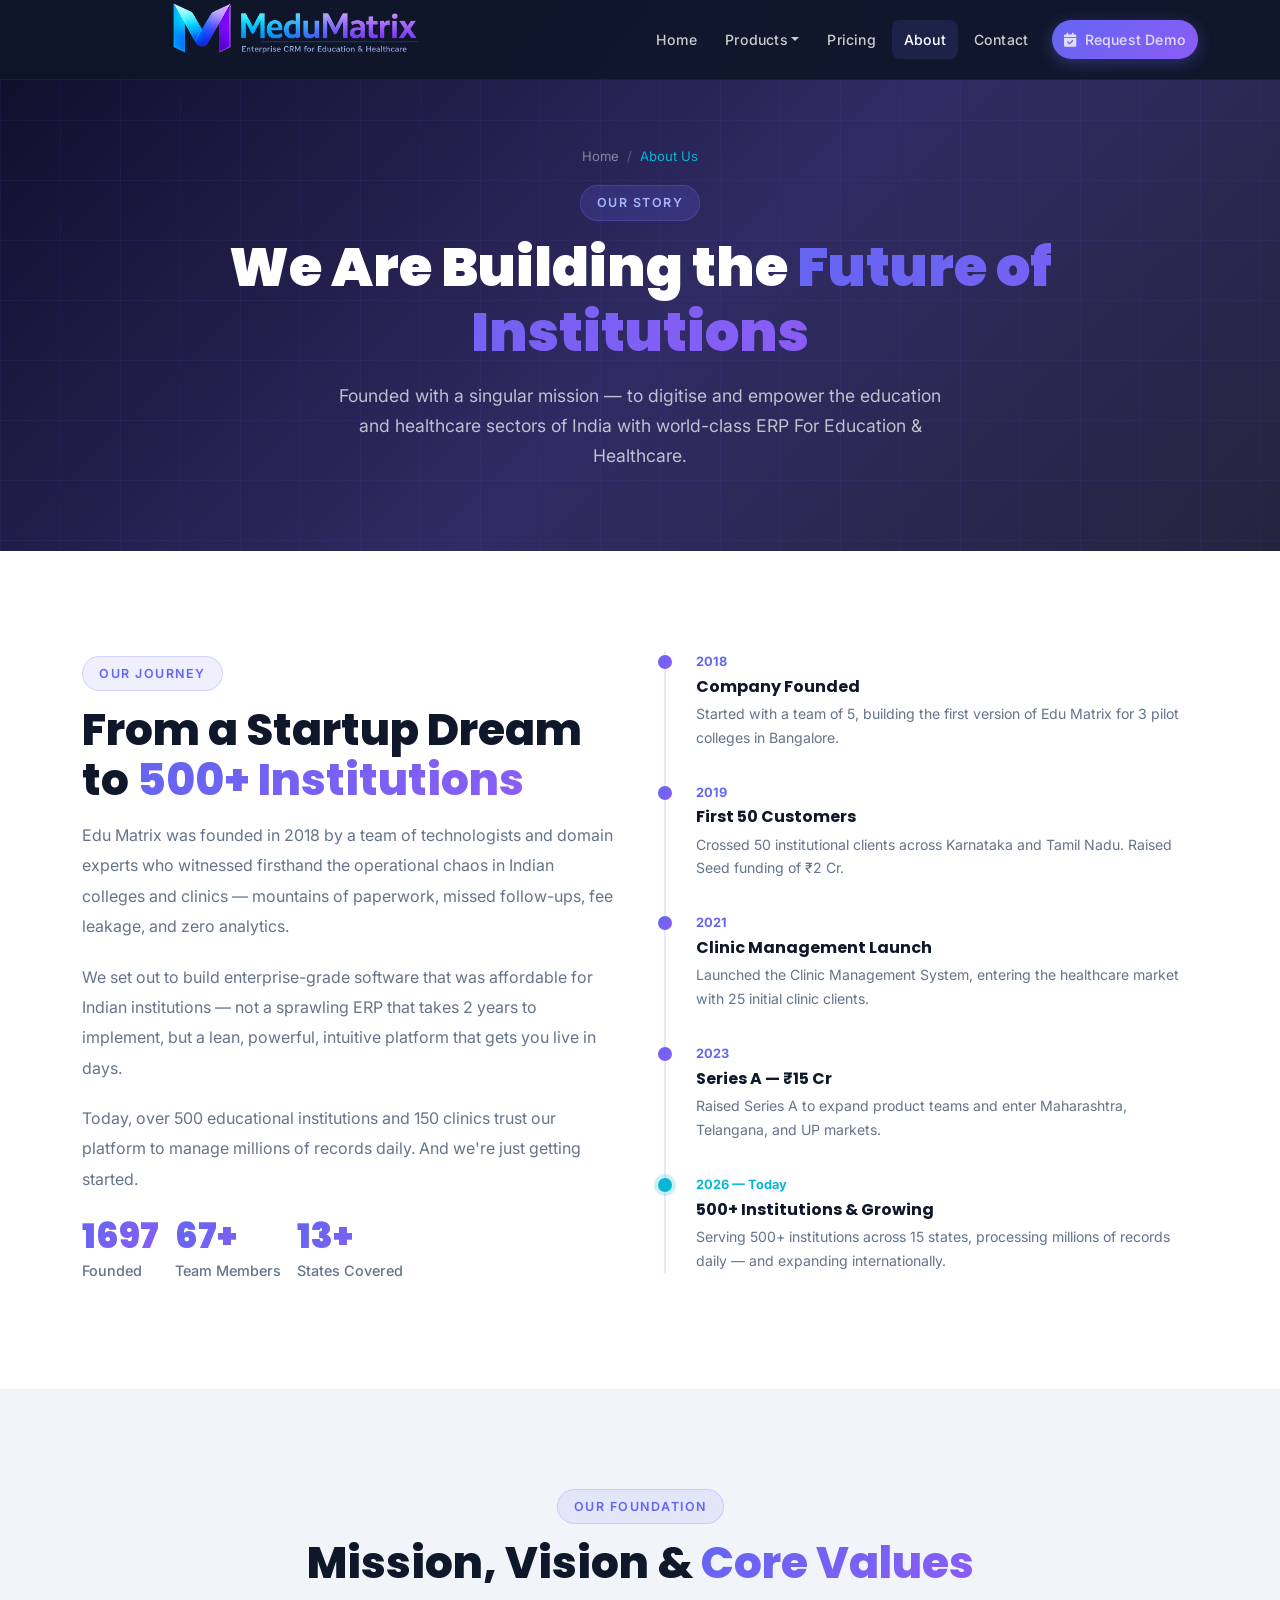
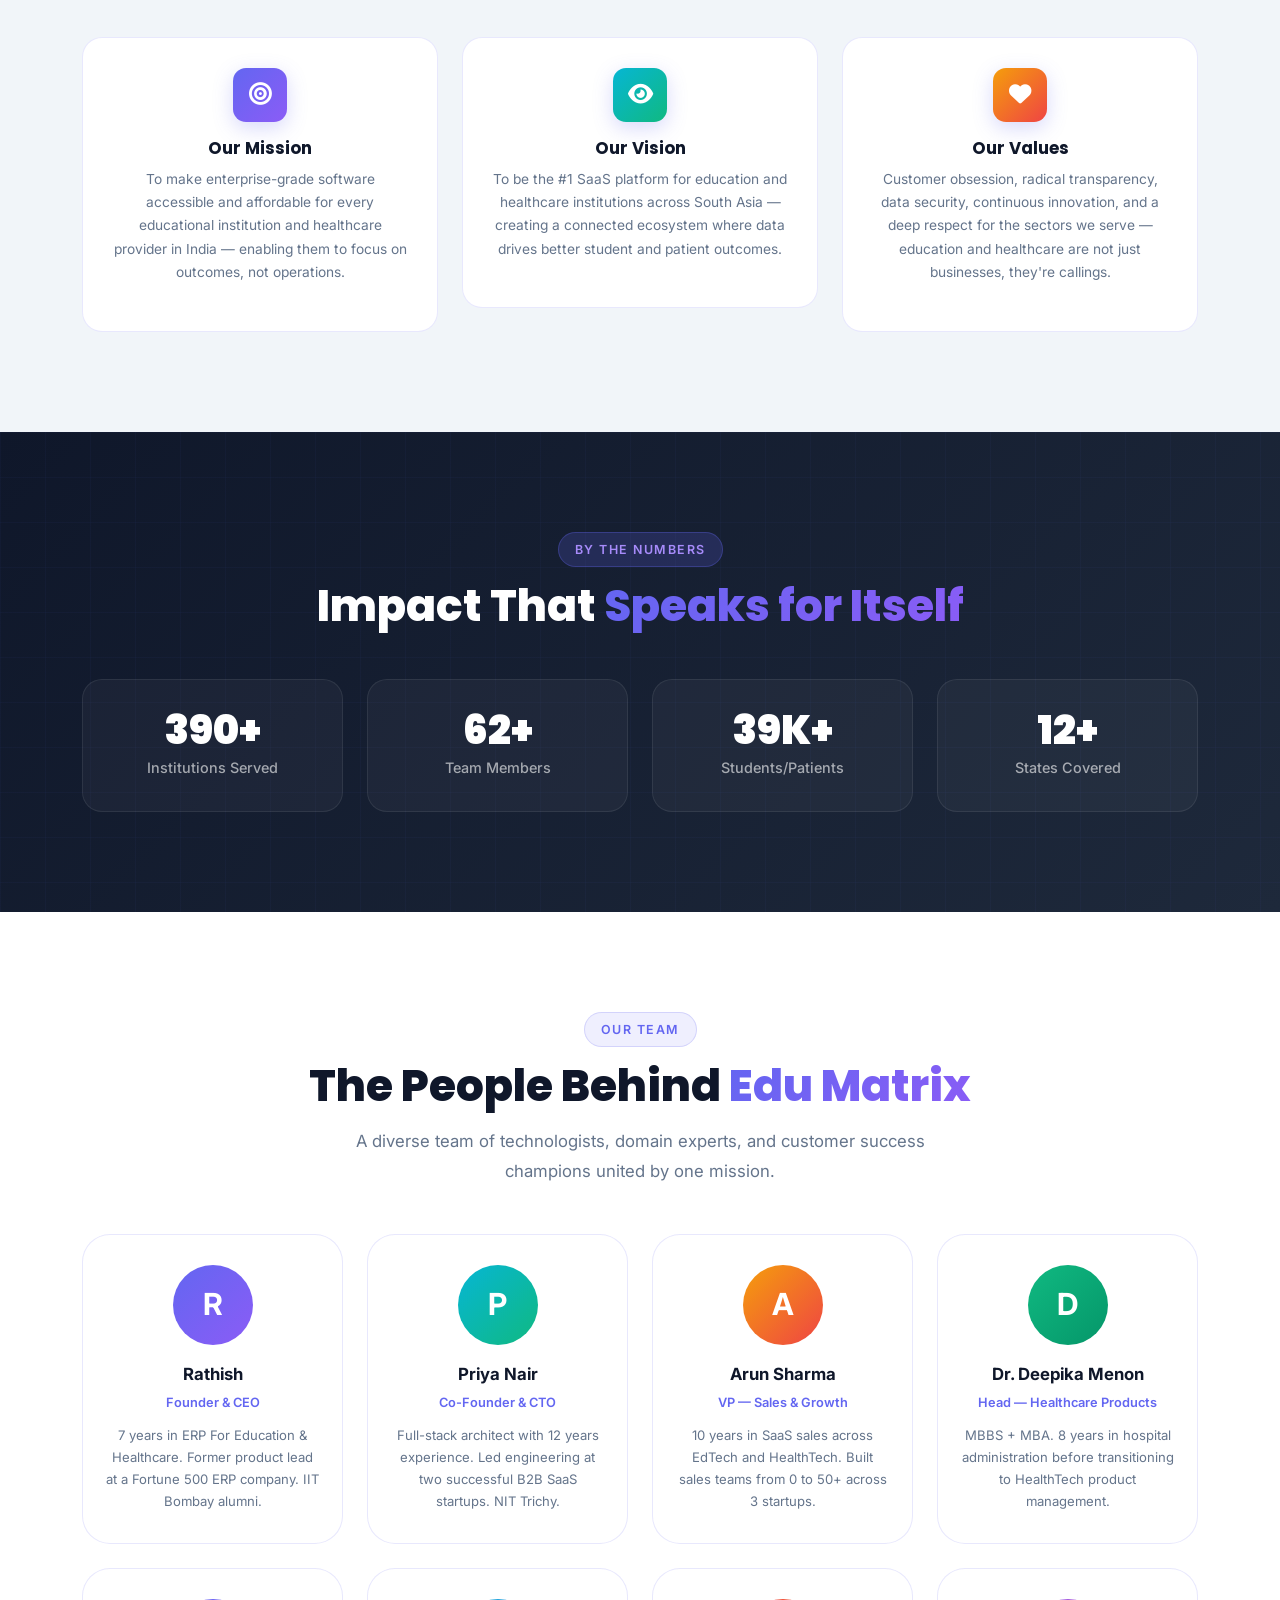
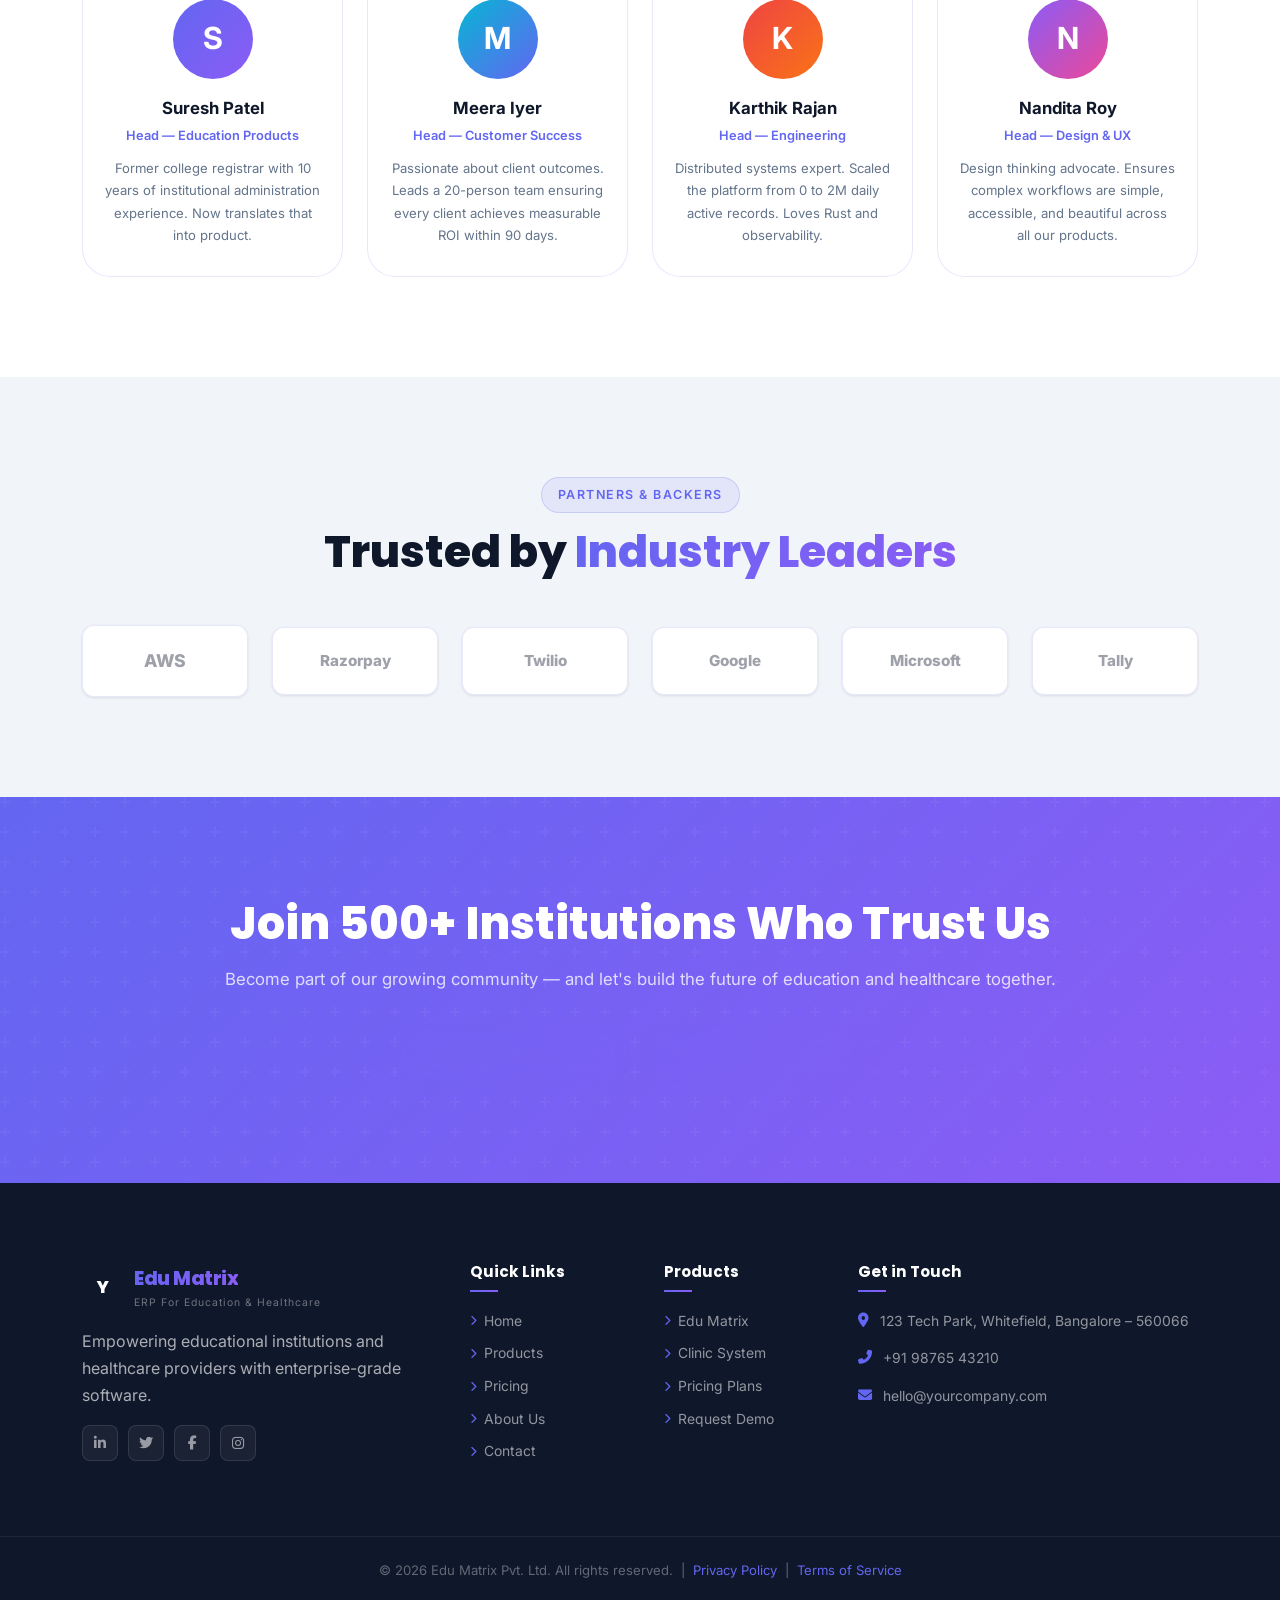
<file: website/about.html>
<!DOCTYPE html>
<html lang="en">
<head>
  <meta charset="UTF-8" />
  <meta name="viewport" content="width=device-width, initial-scale=1.0" />
  <meta name="description" content="About Edu Matrix — Our story, mission, values, and the team behind India's leading education and healthcare SaaS platform." />
  <title>About Us | Edu Matrix</title>
  <link rel="icon" href="data:image/svg+xml,<svg xmlns='http://www.w3.org/2000/svg' viewBox='0 0 100 100'><rect width='100' height='100' rx='20' fill='%236366f1'/><text y='.9em' font-size='70' x='15' fill='white' font-weight='900'>Y</text></svg>" />
  <link rel="stylesheet" href="https://cdn.jsdelivr.net/npm/bootstrap@5.3.2/dist/css/bootstrap.min.css" />
  <link rel="stylesheet" href="https://cdnjs.cloudflare.com/ajax/libs/font-awesome/6.5.1/css/all.min.css" />
  <link rel="stylesheet" href="https://unpkg.com/aos@2.3.4/dist/aos.css" />
  <link rel="stylesheet" href="style.css" />
</head>
<body>

  <div id="page-loader">
    <div class="loader-inner">
      <div class="loader-logo">About Us</div>
      <div class="loader-subtitle">Edu Matrix</div>
      <div class="loader-bar"><div class="loader-progress"></div></div>
    </div>
  </div>

  <nav class="navbar navbar-custom navbar-expand-lg w-100">
    <div class="container">
<a class="navbar-brand-custom" href="index.html">
    <img src="logo.png" class="brand-logo" alt="MeduMatrix">
</a>
      <button class="navbar-toggler" type="button" data-bs-toggle="collapse" data-bs-target="#navbarNav">
        <span class="navbar-toggler-icon"></span>
      </button>
      <div class="collapse navbar-collapse" id="navbarNav">
        <ul class="navbar-nav ms-auto align-items-lg-center gap-1">
          <li class="nav-item"><a class="nav-link" href="index.html">Home</a></li>
          <li class="nav-item dropdown">
            <a class="nav-link dropdown-toggle" href="products.html" data-bs-toggle="dropdown">Products</a>
            <ul class="dropdown-menu dropdown-menu-custom">
              <li><a class="dropdown-item" href="education-crm.html"><i class="fas fa-graduation-cap"></i> Edu Matrix</a></li>
              <li><a class="dropdown-item" href="clinic-management.html"><i class="fas fa-hospital-user"></i> Clinic System</a></li>
            </ul>
          </li>
          <li class="nav-item"><a class="nav-link" href="pricing.html">Pricing</a></li>
          <li class="nav-item"><a class="nav-link active" href="about.html">About</a></li>
          <li class="nav-item"><a class="nav-link" href="contact.html">Contact</a></li>
          <li class="nav-item ms-lg-2">
            <a class="nav-link btn-demo-nav" href="contact.html#demo"><i class="fas fa-calendar-check me-1"></i> Request Demo</a>
          </li>
        </ul>
      </div>
    </div>
  </nav>

  <!-- PAGE HERO -->
  <section class="page-hero">
    <div class="container">
      <div class="page-hero-inner text-center">
        <nav class="breadcrumb-nav justify-content-center">
          <a href="index.html">Home</a><span>/</span>
          <span class="bc-cur">About Us</span>
        </nav>
        <span class="section-badge" style="background:rgba(99,102,241,.2);color:#a5b4fc;border-color:rgba(99,102,241,.35)">Our Story</span>
        <h1>We Are Building the <span class="gradient-text">Future of Institutions</span></h1>
        <p class="mt-3" style="max-width:620px;margin:0 auto;color:rgba(255,255,255,.7)">
          Founded with a singular mission — to digitise and empower the education and healthcare sectors of India with world-class ERP For Education & Healthcare.
        </p>
      </div>
    </div>
  </section>

  <!-- COMPANY STORY -->
  <section class="section-py">
    <div class="container">
      <div class="row g-5 align-items-center">
        <div class="col-lg-6" data-aos="fade-right">
          <span class="section-badge">Our Journey</span>
          <h2 class="section-title">From a Startup Dream to <span class="gradient-text">500+ Institutions</span></h2>
          <p style="color:var(--text-secondary);line-height:1.9;margin-bottom:20px">
            Edu Matrix was founded in 2018 by a team of technologists and domain experts who witnessed firsthand the operational chaos in Indian colleges and clinics — mountains of paperwork, missed follow-ups, fee leakage, and zero analytics.
          </p>
          <p style="color:var(--text-secondary);line-height:1.9;margin-bottom:20px">
            We set out to build enterprise-grade software that was affordable for Indian institutions — not a sprawling ERP that takes 2 years to implement, but a lean, powerful, intuitive platform that gets you live in days.
          </p>
          <p style="color:var(--text-secondary);line-height:1.9">
            Today, over 500 educational institutions and 150 clinics trust our platform to manage millions of records daily. And we're just getting started.
          </p>
          <div class="d-flex gap-3 flex-wrap mt-4">
            <div style="text-align:left">
              <div class="stat-num" data-counter="2018" data-suffix="" style="font-size:2.2rem">2018</div>
              <div class="stat-lbl">Founded</div>
            </div>
            <div style="text-align:left">
              <div class="stat-num" data-counter="80" data-suffix="+" style="font-size:2.2rem">0+</div>
              <div class="stat-lbl">Team Members</div>
            </div>
            <div style="text-align:left">
              <div class="stat-num" data-counter="15" data-suffix="+" style="font-size:2.2rem">0+</div>
              <div class="stat-lbl">States Covered</div>
            </div>
          </div>
        </div>
        <div class="col-lg-6" data-aos="fade-left">
          <!-- Timeline -->
          <div style="position:relative;padding-left:30px;border-left:2px solid var(--border-color)">
            <div style="margin-bottom:32px;position:relative">
              <div style="width:14px;height:14px;background:var(--gradient-secondary);border-radius:50%;position:absolute;left:-38px;top:4px"></div>
              <div style="font-size:.8rem;color:var(--primary);font-weight:700;margin-bottom:4px">2018</div>
              <h5 style="font-size:1rem;margin-bottom:6px">Company Founded</h5>
              <p style="color:var(--text-secondary);font-size:.88rem;line-height:1.7">Started with a team of 5, building the first version of Edu Matrix for 3 pilot colleges in Bangalore.</p>
            </div>
            <div style="margin-bottom:32px;position:relative">
              <div style="width:14px;height:14px;background:var(--gradient-secondary);border-radius:50%;position:absolute;left:-38px;top:4px"></div>
              <div style="font-size:.8rem;color:var(--primary);font-weight:700;margin-bottom:4px">2019</div>
              <h5 style="font-size:1rem;margin-bottom:6px">First 50 Customers</h5>
              <p style="color:var(--text-secondary);font-size:.88rem;line-height:1.7">Crossed 50 institutional clients across Karnataka and Tamil Nadu. Raised Seed funding of ₹2 Cr.</p>
            </div>
            <div style="margin-bottom:32px;position:relative">
              <div style="width:14px;height:14px;background:var(--gradient-secondary);border-radius:50%;position:absolute;left:-38px;top:4px"></div>
              <div style="font-size:.8rem;color:var(--primary);font-weight:700;margin-bottom:4px">2021</div>
              <h5 style="font-size:1rem;margin-bottom:6px">Clinic Management Launch</h5>
              <p style="color:var(--text-secondary);font-size:.88rem;line-height:1.7">Launched the Clinic Management System, entering the healthcare market with 25 initial clinic clients.</p>
            </div>
            <div style="margin-bottom:32px;position:relative">
              <div style="width:14px;height:14px;background:var(--gradient-secondary);border-radius:50%;position:absolute;left:-38px;top:4px"></div>
              <div style="font-size:.8rem;color:var(--primary);font-weight:700;margin-bottom:4px">2023</div>
              <h5 style="font-size:1rem;margin-bottom:6px">Series A — ₹15 Cr</h5>
              <p style="color:var(--text-secondary);font-size:.88rem;line-height:1.7">Raised Series A to expand product teams and enter Maharashtra, Telangana, and UP markets.</p>
            </div>
            <div style="position:relative">
              <div style="width:14px;height:14px;background:var(--accent);border-radius:50%;position:absolute;left:-38px;top:4px;box-shadow:0 0 0 4px rgba(6,182,212,.2)"></div>
              <div style="font-size:.8rem;color:var(--accent);font-weight:700;margin-bottom:4px">2026 — Today</div>
              <h5 style="font-size:1rem;margin-bottom:6px">500+ Institutions &amp; Growing</h5>
              <p style="color:var(--text-secondary);font-size:.88rem;line-height:1.7">Serving 500+ institutions across 15 states, processing millions of records daily — and expanding internationally.</p>
            </div>
          </div>
        </div>
      </div>
    </div>
  </section>

  <!-- MISSION VISION VALUES -->
  <section class="section-py bg-light-section">
    <div class="container">
      <div class="text-center mb-5" data-aos="fade-up">
        <span class="section-badge">Our Foundation</span>
        <h2 class="section-title">Mission, Vision &amp; <span class="gradient-text">Core Values</span></h2>
      </div>
      <div class="row g-4">
        <div class="col-lg-4" data-aos="fade-up" data-aos-delay="50">
          <div class="value-card">
            <div class="val-icon"><i class="fas fa-bullseye"></i></div>
            <h5>Our Mission</h5>
            <p>To make enterprise-grade software accessible and affordable for every educational institution and healthcare provider in India — enabling them to focus on outcomes, not operations.</p>
          </div>
        </div>
        <div class="col-lg-4" data-aos="fade-up" data-aos-delay="150">
          <div class="value-card">
            <div class="val-icon" style="background:linear-gradient(135deg,#06b6d4,#10b981)"><i class="fas fa-eye"></i></div>
            <h5>Our Vision</h5>
            <p>To be the #1 SaaS platform for education and healthcare institutions across South Asia — creating a connected ecosystem where data drives better student and patient outcomes.</p>
          </div>
        </div>
        <div class="col-lg-4" data-aos="fade-up" data-aos-delay="250">
          <div class="value-card">
            <div class="val-icon" style="background:linear-gradient(135deg,#f59e0b,#ef4444)"><i class="fas fa-heart"></i></div>
            <h5>Our Values</h5>
            <p>Customer obsession, radical transparency, data security, continuous innovation, and a deep respect for the sectors we serve — education and healthcare are not just businesses, they're callings.</p>
          </div>
        </div>
      </div>
    </div>
  </section>

  <!-- STATS -->
  <section class="why-section section-py">
    <div class="container position-relative" style="z-index:2">
      <div class="text-center mb-5" data-aos="fade-up">
        <span class="section-badge" style="background:rgba(99,102,241,.2);color:#a78bfa;border-color:rgba(99,102,241,.3)">By the Numbers</span>
        <h2 class="section-title text-white">Impact That <span class="gradient-text">Speaks for Itself</span></h2>
      </div>
      <div class="row g-4 text-center">
        <div class="col-6 col-md-3" data-aos="zoom-in" data-aos-delay="50">
          <div class="why-card">
            <div class="stat-num text-white" style="background:none;-webkit-text-fill-color:white;font-size:2.5rem" data-counter="500" data-suffix="+">0+</div>
            <div class="stat-lbl" style="color:rgba(255,255,255,.6)">Institutions Served</div>
          </div>
        </div>
        <div class="col-6 col-md-3" data-aos="zoom-in" data-aos-delay="100">
          <div class="why-card">
            <div class="stat-num text-white" style="background:none;-webkit-text-fill-color:white;font-size:2.5rem" data-counter="80" data-suffix="+">0+</div>
            <div class="stat-lbl" style="color:rgba(255,255,255,.6)">Team Members</div>
          </div>
        </div>
        <div class="col-6 col-md-3" data-aos="zoom-in" data-aos-delay="150">
          <div class="why-card">
            <div class="stat-num text-white" style="background:none;-webkit-text-fill-color:white;font-size:2.5rem" data-counter="50" data-suffix="K+">0K+</div>
            <div class="stat-lbl" style="color:rgba(255,255,255,.6)">Students/Patients</div>
          </div>
        </div>
        <div class="col-6 col-md-3" data-aos="zoom-in" data-aos-delay="200">
          <div class="why-card">
            <div class="stat-num text-white" style="background:none;-webkit-text-fill-color:white;font-size:2.5rem" data-counter="15" data-suffix="+">0+</div>
            <div class="stat-lbl" style="color:rgba(255,255,255,.6)">States Covered</div>
          </div>
        </div>
      </div>
    </div>
  </section>

  <!-- TEAM -->
  <section class="section-py">
    <div class="container">
      <div class="text-center mb-5" data-aos="fade-up">
        <span class="section-badge">Our Team</span>
        <h2 class="section-title">The People Behind <span class="gradient-text">Edu Matrix</span></h2>
        <p class="section-subtitle">A diverse team of technologists, domain experts, and customer success champions united by one mission.</p>
      </div>
      <div class="row g-4">
        <div class="col-lg-3 col-md-4 col-sm-6" data-aos="fade-up" data-aos-delay="50">
          <div class="team-card">
            <div class="team-avatar">R</div>
            <div class="team-name">Rathish</div>
            <div class="team-role">Founder &amp; CEO</div>
            <div class="team-bio">7 years in ERP For Education & Healthcare. Former product lead at a Fortune 500 ERP company. IIT Bombay alumni.</div>
          </div>
        </div>
        <div class="col-lg-3 col-md-4 col-sm-6" data-aos="fade-up" data-aos-delay="100">
          <div class="team-card">
            <div class="team-avatar" style="background:var(--gradient-clinic)">P</div>
            <div class="team-name">Priya Nair</div>
            <div class="team-role">Co-Founder &amp; CTO</div>
            <div class="team-bio">Full-stack architect with 12 years experience. Led engineering at two successful B2B SaaS startups. NIT Trichy.</div>
          </div>
        </div>
        <div class="col-lg-3 col-md-4 col-sm-6" data-aos="fade-up" data-aos-delay="150">
          <div class="team-card">
            <div class="team-avatar" style="background:linear-gradient(135deg,#f59e0b,#ef4444)">A</div>
            <div class="team-name">Arun Sharma</div>
            <div class="team-role">VP — Sales &amp; Growth</div>
            <div class="team-bio">10 years in SaaS sales across EdTech and HealthTech. Built sales teams from 0 to 50+ across 3 startups.</div>
          </div>
        </div>
        <div class="col-lg-3 col-md-4 col-sm-6" data-aos="fade-up" data-aos-delay="200">
          <div class="team-card">
            <div class="team-avatar" style="background:linear-gradient(135deg,#10b981,#059669)">D</div>
            <div class="team-name">Dr. Deepika Menon</div>
            <div class="team-role">Head — Healthcare Products</div>
            <div class="team-bio">MBBS + MBA. 8 years in hospital administration before transitioning to HealthTech product management.</div>
          </div>
        </div>
        <div class="col-lg-3 col-md-4 col-sm-6" data-aos="fade-up" data-aos-delay="250">
          <div class="team-card">
            <div class="team-avatar" style="background:linear-gradient(135deg,#6366f1,#8b5cf6)">S</div>
            <div class="team-name">Suresh Patel</div>
            <div class="team-role">Head — Education Products</div>
            <div class="team-bio">Former college registrar with 10 years of institutional administration experience. Now translates that into product.</div>
          </div>
        </div>
        <div class="col-lg-3 col-md-4 col-sm-6" data-aos="fade-up" data-aos-delay="300">
          <div class="team-card">
            <div class="team-avatar" style="background:linear-gradient(135deg,#06b6d4,#6366f1)">M</div>
            <div class="team-name">Meera Iyer</div>
            <div class="team-role">Head — Customer Success</div>
            <div class="team-bio">Passionate about client outcomes. Leads a 20-person team ensuring every client achieves measurable ROI within 90 days.</div>
          </div>
        </div>
        <div class="col-lg-3 col-md-4 col-sm-6" data-aos="fade-up" data-aos-delay="350">
          <div class="team-card">
            <div class="team-avatar" style="background:linear-gradient(135deg,#ef4444,#f97316)">K</div>
            <div class="team-name">Karthik Rajan</div>
            <div class="team-role">Head — Engineering</div>
            <div class="team-bio">Distributed systems expert. Scaled the platform from 0 to 2M daily active records. Loves Rust and observability.</div>
          </div>
        </div>
        <div class="col-lg-3 col-md-4 col-sm-6" data-aos="fade-up" data-aos-delay="400">
          <div class="team-card">
            <div class="team-avatar" style="background:linear-gradient(135deg,#8b5cf6,#ec4899)">N</div>
            <div class="team-name">Nandita Roy</div>
            <div class="team-role">Head — Design &amp; UX</div>
            <div class="team-bio">Design thinking advocate. Ensures complex workflows are simple, accessible, and beautiful across all our products.</div>
          </div>
        </div>
      </div>
    </div>
  </section>

  <!-- PARTNERS / INVESTORS -->
  <section class="section-py bg-light-section">
    <div class="container">
      <div class="text-center mb-5" data-aos="fade-up">
        <span class="section-badge">Partners &amp; Backers</span>
        <h2 class="section-title">Trusted by <span class="gradient-text">Industry Leaders</span></h2>
      </div>
      <div class="row g-4 justify-content-center align-items-center text-center" data-aos="fade-up" data-aos-delay="100">
        <!-- Partner logos as text placeholders -->
        <div class="col-lg-2 col-md-3 col-4">
          <div style="padding:20px;background:white;border:1px solid var(--border-color);border-radius:var(--radius);box-shadow:var(--shadow-sm)">
            <div style="font-weight:800;font-size:1.1rem;color:var(--dark);opacity:.4">AWS</div>
          </div>
        </div>
        <div class="col-lg-2 col-md-3 col-4">
          <div style="padding:20px;background:white;border:1px solid var(--border-color);border-radius:var(--radius);box-shadow:var(--shadow-sm)">
            <div style="font-weight:800;font-size:.95rem;color:var(--dark);opacity:.4">Razorpay</div>
          </div>
        </div>
        <div class="col-lg-2 col-md-3 col-4">
          <div style="padding:20px;background:white;border:1px solid var(--border-color);border-radius:var(--radius);box-shadow:var(--shadow-sm)">
            <div style="font-weight:800;font-size:.95rem;color:var(--dark);opacity:.4">Twilio</div>
          </div>
        </div>
        <div class="col-lg-2 col-md-3 col-4">
          <div style="padding:20px;background:white;border:1px solid var(--border-color);border-radius:var(--radius);box-shadow:var(--shadow-sm)">
            <div style="font-weight:800;font-size:.95rem;color:var(--dark);opacity:.4">Google</div>
          </div>
        </div>
        <div class="col-lg-2 col-md-3 col-4">
          <div style="padding:20px;background:white;border:1px solid var(--border-color);border-radius:var(--radius);box-shadow:var(--shadow-sm)">
            <div style="font-weight:800;font-size:.95rem;color:var(--dark);opacity:.4">Microsoft</div>
          </div>
        </div>
        <div class="col-lg-2 col-md-3 col-4">
          <div style="padding:20px;background:white;border:1px solid var(--border-color);border-radius:var(--radius);box-shadow:var(--shadow-sm)">
            <div style="font-weight:800;font-size:.95rem;color:var(--dark);opacity:.4">Tally</div>
          </div>
        </div>
      </div>
    </div>
  </section>

  <!-- CTA -->
  <section class="cta-section section-py">
    <div class="container">
      <div class="cta-inner text-center">
        <h2 class="cta-title">Join 500+ Institutions Who Trust Us</h2>
        <p class="cta-subtitle">Become part of our growing community — and let's build the future of education and healthcare together.</p>
        <div class="d-flex gap-3 justify-content-center flex-wrap">
          <a href="contact.html#demo" class="btn btn-outline-light-custom btn-lg-custom"><i class="fas fa-calendar-alt"></i> Book Free Demo</a>
          <a href="contact.html" class="btn btn-outline-light-custom btn-lg-custom"><i class="fas fa-phone-alt"></i> Talk to Our Team</a>
        </div>
      </div>
    </div>
  </section>

  <!-- FOOTER -->
  <footer class="footer">
    <div class="container">
      <div class="row g-5">
        <div class="col-lg-4 col-md-6">
          <div class="navbar-brand-custom mb-3">
            <div class="brand-logo">Y</div>
            <div><span class="brand-name">Edu Matrix</span><span class="brand-tagline">ERP For Education & Healthcare</span></div>
          </div>
          <p>Empowering educational institutions and healthcare providers with enterprise-grade software.</p>
          <div class="social-links">
            <a href="#" class="social-link"><i class="fab fa-linkedin-in"></i></a>
            <a href="#" class="social-link"><i class="fab fa-twitter"></i></a>
            <a href="#" class="social-link"><i class="fab fa-facebook-f"></i></a>
            <a href="#" class="social-link"><i class="fab fa-instagram"></i></a>
          </div>
        </div>
        <div class="col-lg-2 col-md-3 col-6">
          <h6 class="footer-heading">Quick Links</h6>
          <ul class="footer-links">
            <li><a href="index.html"><i class="fas fa-chevron-right"></i> Home</a></li>
            <li><a href="products.html"><i class="fas fa-chevron-right"></i> Products</a></li>
            <li><a href="pricing.html"><i class="fas fa-chevron-right"></i> Pricing</a></li>
            <li><a href="about.html"><i class="fas fa-chevron-right"></i> About Us</a></li>
            <li><a href="contact.html"><i class="fas fa-chevron-right"></i> Contact</a></li>
          </ul>
        </div>
        <div class="col-lg-2 col-md-3 col-6">
          <h6 class="footer-heading">Products</h6>
          <ul class="footer-links">
            <li><a href="education-crm.html"><i class="fas fa-chevron-right"></i> Edu Matrix</a></li>
            <li><a href="clinic-management.html"><i class="fas fa-chevron-right"></i> Clinic System</a></li>
            <li><a href="pricing.html"><i class="fas fa-chevron-right"></i> Pricing Plans</a></li>
            <li><a href="contact.html#demo"><i class="fas fa-chevron-right"></i> Request Demo</a></li>
          </ul>
        </div>
        <div class="col-lg-4 col-md-6">
          <h6 class="footer-heading">Get in Touch</h6>
          <div class="footer-contact-item"><i class="fas fa-map-marker-alt"></i><p>123 Tech Park, Whitefield, Bangalore – 560066</p></div>
          <div class="footer-contact-item"><i class="fas fa-phone-alt"></i><p>+91 98765 43210</p></div>
          <div class="footer-contact-item"><i class="fas fa-envelope"></i><p>hello@yourcompany.com</p></div>
        </div>
      </div>
    </div>
    <div class="footer-bottom">
      <div class="container">
        <p>&copy; 2026 Edu Matrix Pvt. Ltd. All rights reserved. &nbsp;|&nbsp; <a href="#">Privacy Policy</a> &nbsp;|&nbsp; <a href="#">Terms of Service</a></p>
      </div>
    </div>
  </footer>

  <button class="back-to-top" id="backToTop"><i class="fas fa-arrow-up"></i></button>
  <script src="https://cdn.jsdelivr.net/npm/bootstrap@5.3.2/dist/js/bootstrap.bundle.min.js"></script>
  <script src="https://unpkg.com/aos@2.3.4/dist/aos.js"></script>
  <script src="script.js"></script>
</body>
</html>
</file>
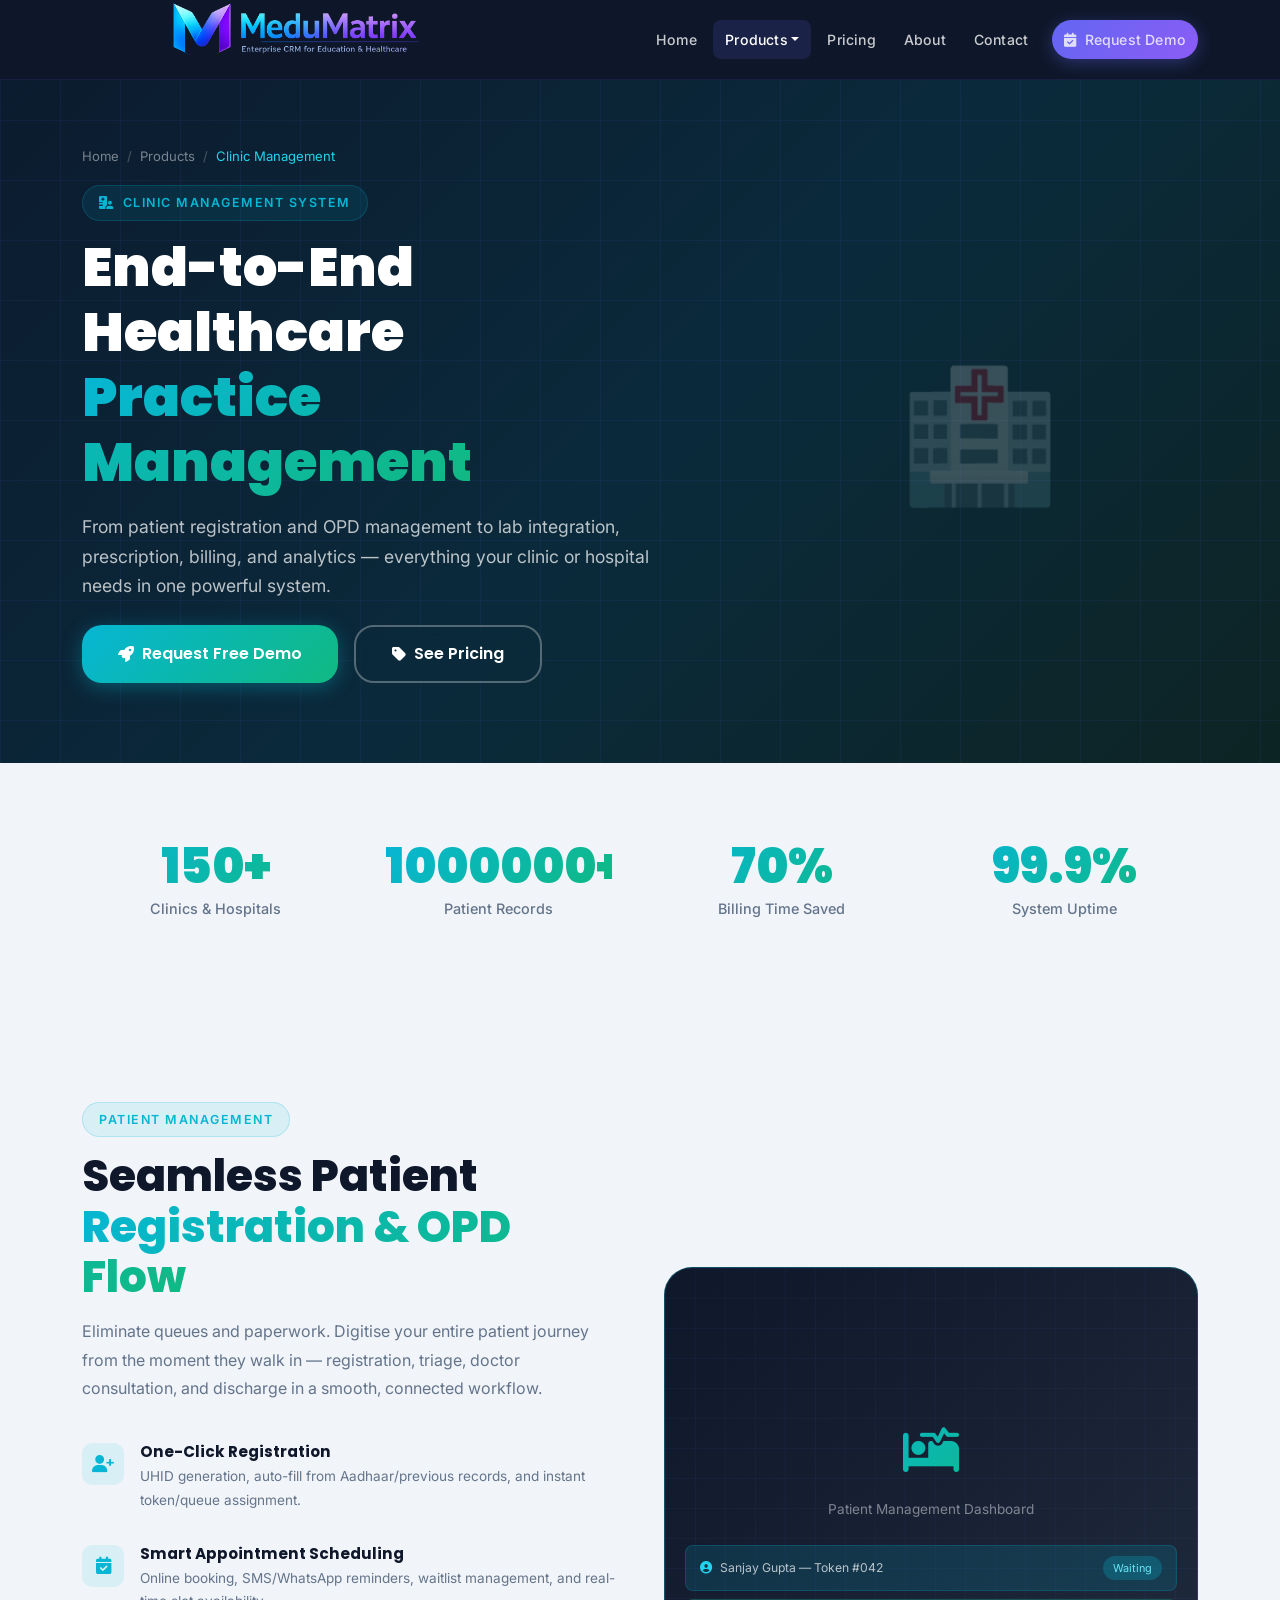
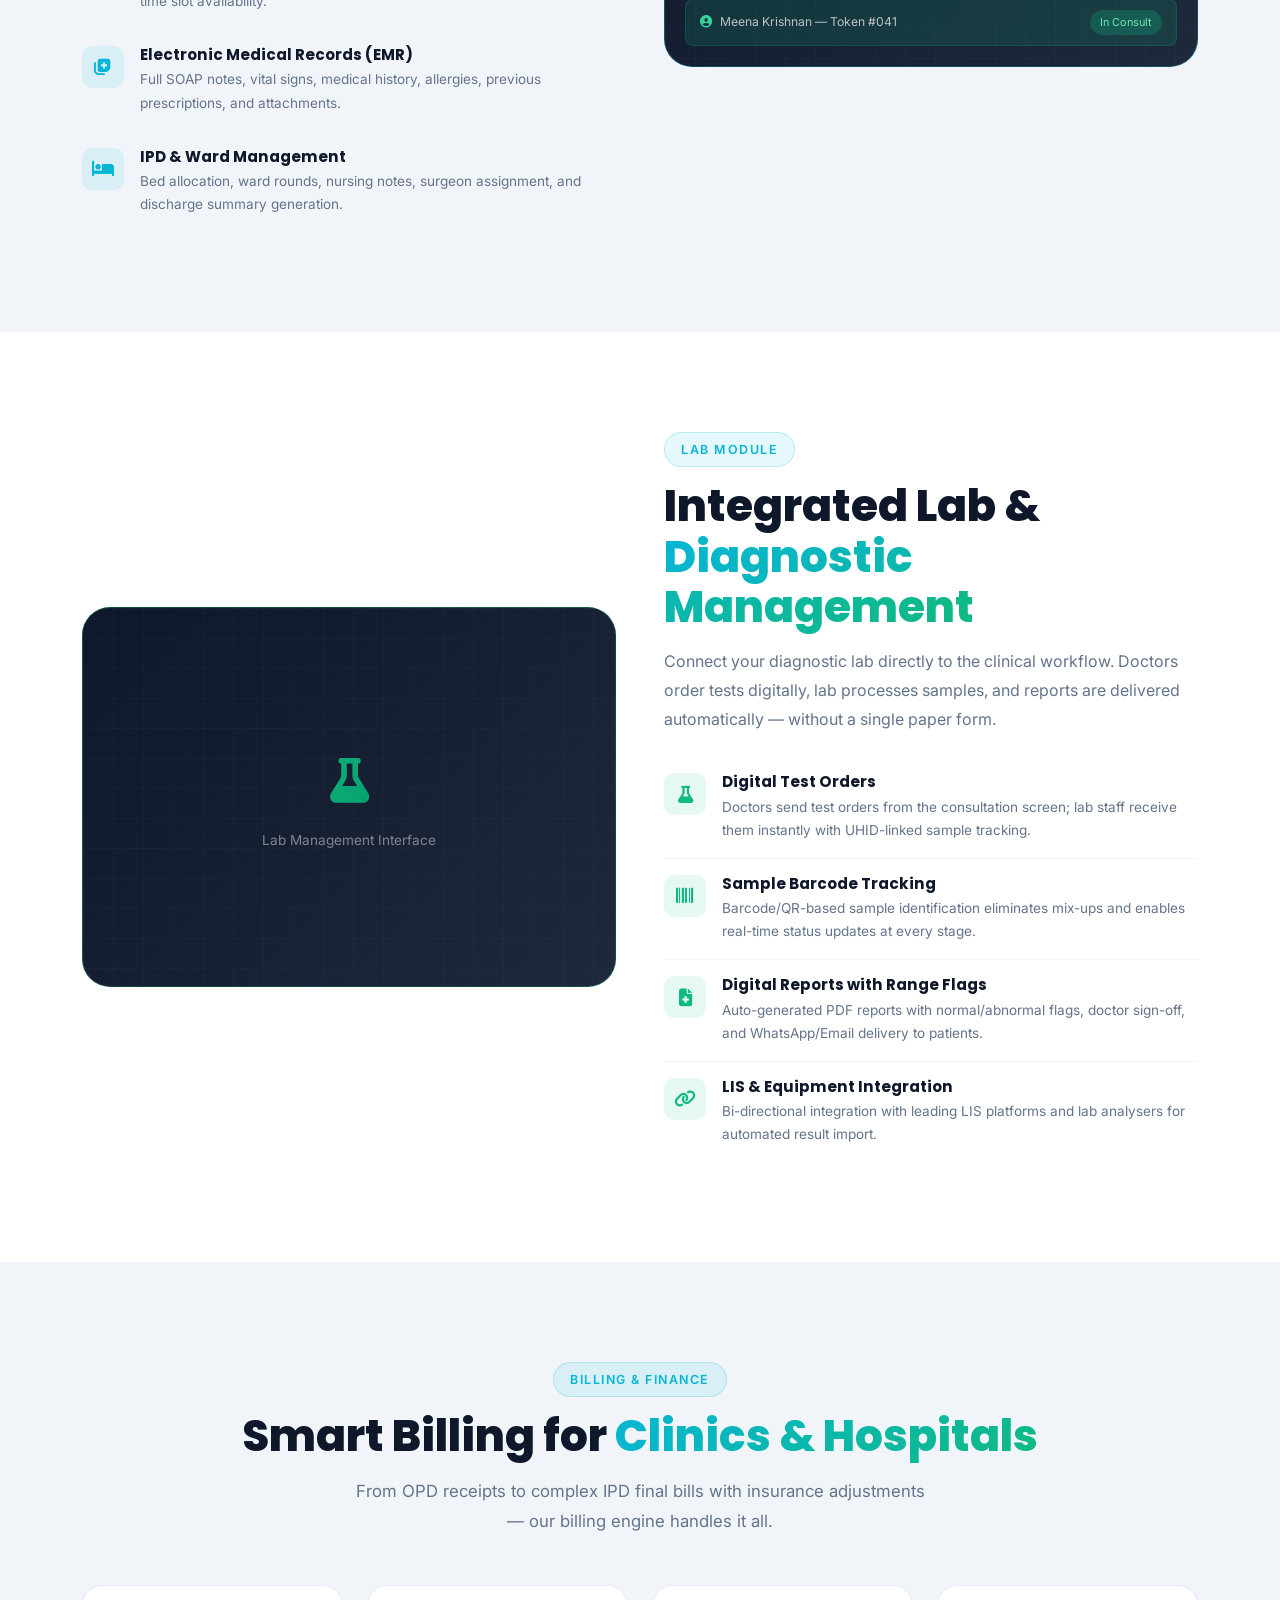
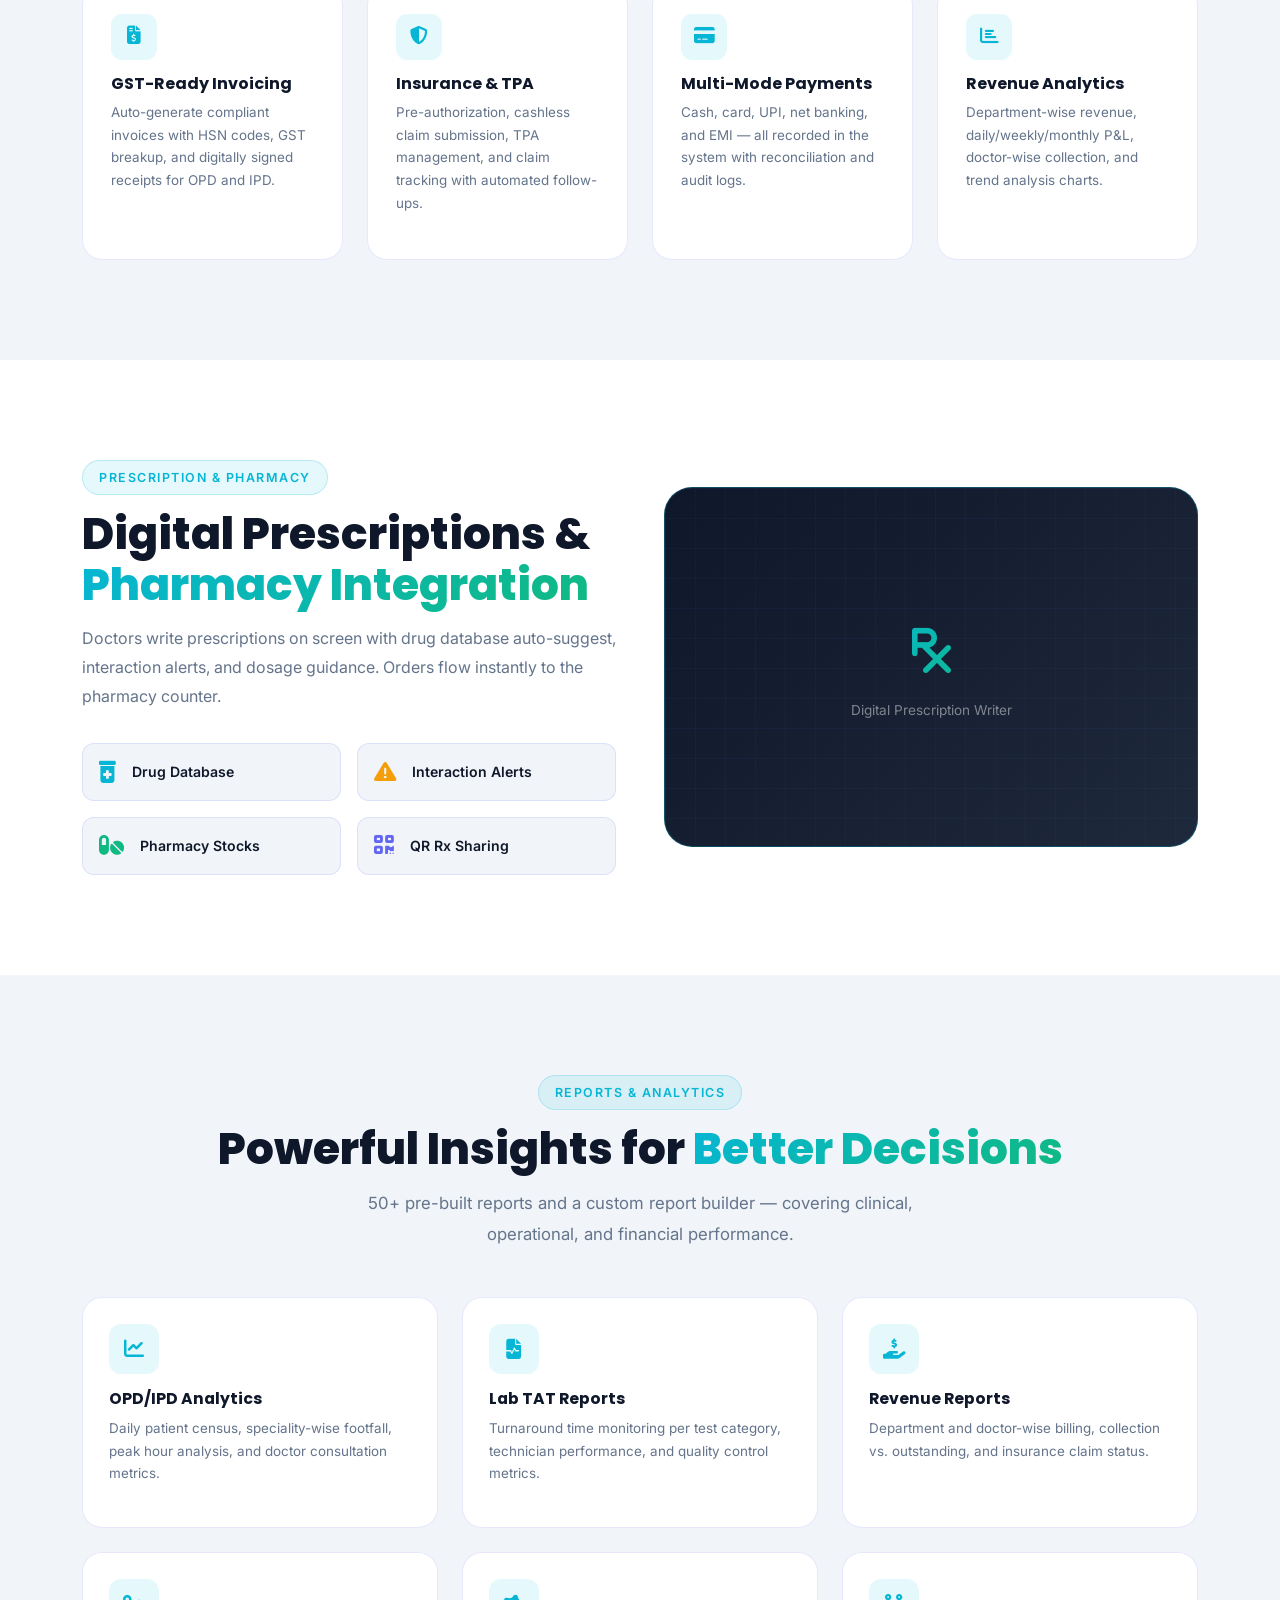
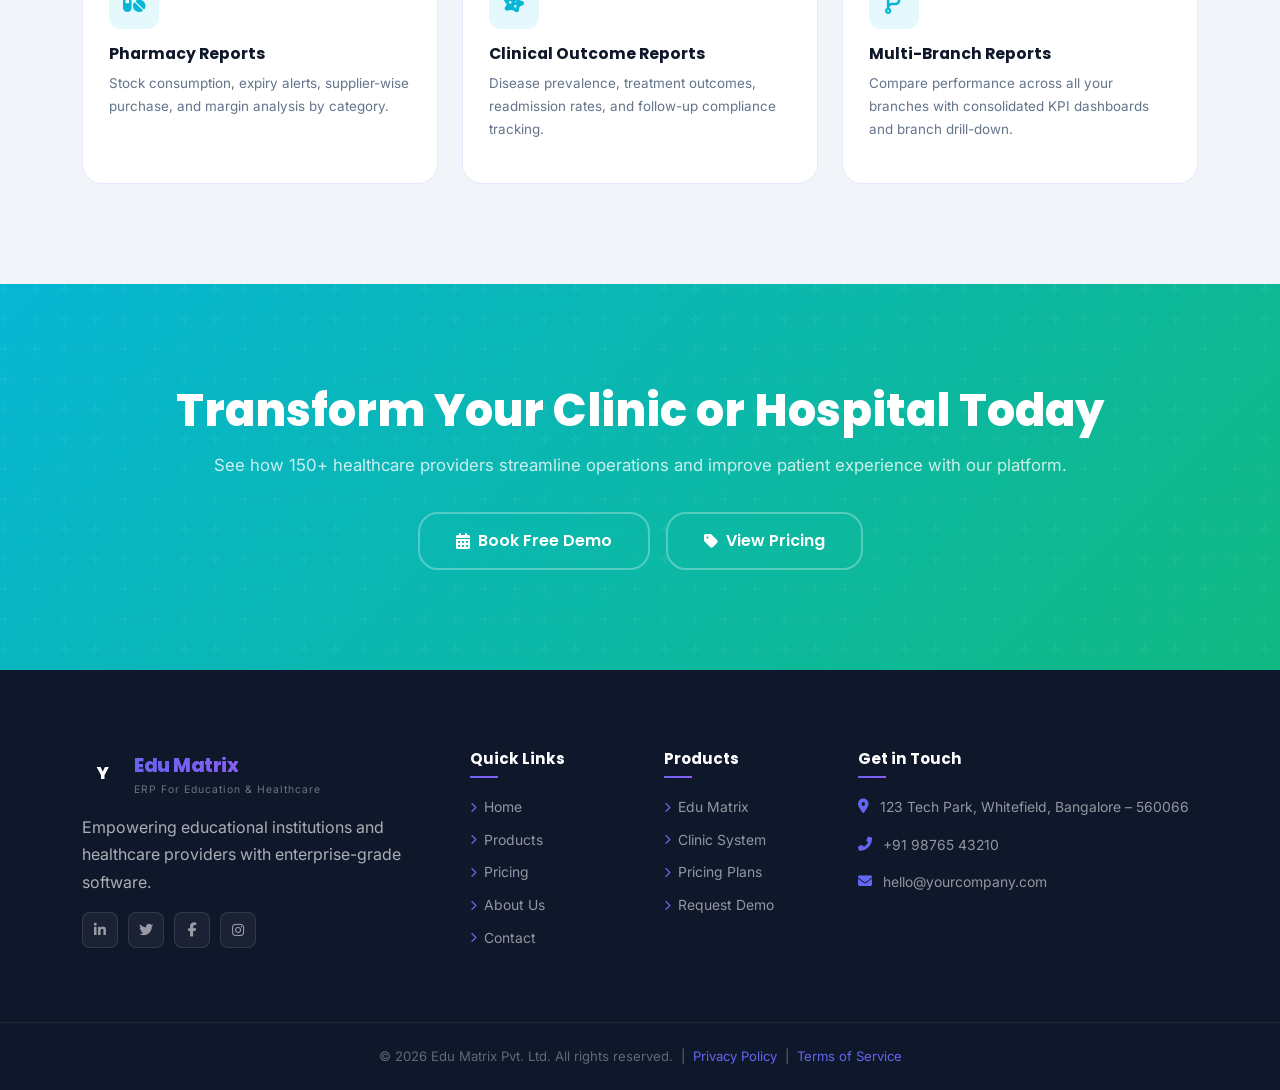
<file: website/clinic-management.html>
<!DOCTYPE html>
<html lang="en">
<head>
  <meta charset="UTF-8" />
  <meta name="viewport" content="width=device-width, initial-scale=1.0" />
  <meta name="description" content="Clinic Management System by Edu Matrix — Complete patient, lab, billing, and pharmacy management for clinics and hospitals." />
  <title>Clinic Management System | Edu Matrix</title>
  <link rel="icon" href="data:image/svg+xml,<svg xmlns='http://www.w3.org/2000/svg' viewBox='0 0 100 100'><rect width='100' height='100' rx='20' fill='%2306b6d4'/><text y='.9em' font-size='70' x='15' fill='white' font-weight='900'>Y</text></svg>" />
  <link rel="stylesheet" href="https://cdn.jsdelivr.net/npm/bootstrap@5.3.2/dist/css/bootstrap.min.css" />
  <link rel="stylesheet" href="https://cdnjs.cloudflare.com/ajax/libs/font-awesome/6.5.1/css/all.min.css" />
  <link rel="stylesheet" href="https://unpkg.com/aos@2.3.4/dist/aos.css" />
  <link rel="stylesheet" href="style.css" />
</head>
<body>

  <!-- PAGE LOADER -->
  <div id="page-loader">
    <div class="loader-inner">
      <div class="loader-logo" style="background:var(--gradient-clinic);-webkit-background-clip:text;-webkit-text-fill-color:transparent;background-clip:text">Clinic System</div>
      <div class="loader-subtitle">Edu Matrix</div>
      <div class="loader-bar"><div class="loader-progress" style="background:var(--gradient-clinic)"></div></div>
    </div>
  </div>

  <!-- NAVBAR -->
  <nav class="navbar navbar-custom navbar-expand-lg w-100">
    <div class="container">
<a class="navbar-brand-custom" href="index.html">
    <img src="logo.png" class="brand-logo" alt="MeduMatrix">
</a>
      <button class="navbar-toggler" type="button" data-bs-toggle="collapse" data-bs-target="#navbarNav">
        <span class="navbar-toggler-icon"></span>
      </button>
      <div class="collapse navbar-collapse" id="navbarNav">
        <ul class="navbar-nav ms-auto align-items-lg-center gap-1">
          <li class="nav-item"><a class="nav-link" href="index.html">Home</a></li>
          <li class="nav-item dropdown">
            <a class="nav-link dropdown-toggle active" href="products.html" data-bs-toggle="dropdown">Products</a>
            <ul class="dropdown-menu dropdown-menu-custom">
              <li><a class="dropdown-item" href="education-crm.html"><i class="fas fa-graduation-cap"></i> Edu Matrix</a></li>
              <li><a class="dropdown-item" href="clinic-management.html"><i class="fas fa-hospital-user"></i> Clinic System</a></li>
            </ul>
          </li>
          <li class="nav-item"><a class="nav-link" href="pricing.html">Pricing</a></li>
          <li class="nav-item"><a class="nav-link" href="about.html">About</a></li>
          <li class="nav-item"><a class="nav-link" href="contact.html">Contact</a></li>
          <li class="nav-item ms-lg-2">
            <a class="nav-link btn-demo-nav" href="contact.html#demo"><i class="fas fa-calendar-check me-1"></i> Request Demo</a>
          </li>
        </ul>
      </div>
    </div>
  </nav>

  <!-- PAGE HERO -->
  <section class="page-hero" style="background:linear-gradient(135deg,#0c1a2e 0%,#0a2a3b 55%,#0d2424 100%)">
    <div class="container">
      <div class="page-hero-inner">
        <nav class="breadcrumb-nav">
          <a href="index.html">Home</a><span>/</span>
          <a href="products.html">Products</a><span>/</span>
          <span class="bc-cur" style="color:#22d3ee">Clinic Management</span>
        </nav>
        <div class="row align-items-center g-5">
          <div class="col-lg-7">
            <span class="section-badge clinic">
              <i class="fas fa-hospital-user me-2"></i>Clinic Management System
            </span>
            <h1>End-to-End Healthcare<br><span class="gradient-text-clinic">Practice Management</span></h1>
            <p class="mt-3">From patient registration and OPD management to lab integration, prescription, billing, and analytics — everything your clinic or hospital needs in one powerful system.</p>
            <div class="d-flex gap-3 flex-wrap mt-4">
              <a href="contact.html#demo" class="btn btn-clinic-gradient btn-lg-custom">
                <i class="fas fa-rocket"></i> Request Free Demo
              </a>
              <a href="pricing.html" class="btn btn-outline-light-custom btn-lg-custom">
                <i class="fas fa-tag"></i> See Pricing
              </a>
            </div>
          </div>
          <div class="col-lg-5 text-center" data-aos="fade-left">
            <div style="font-size:8rem;opacity:.2;line-height:1">🏥</div>
          </div>
        </div>
      </div>
    </div>
  </section>

  <!-- STATS -->
  <section class="stats-section section-py-sm">
    <div class="container">
      <div class="row g-3 text-center">
        <div class="col-6 col-md-3">
          <div class="stat-item">
            <div class="stat-num" style="background:var(--gradient-clinic);-webkit-background-clip:text;-webkit-text-fill-color:transparent;background-clip:text" data-counter="150" data-suffix="+">0+</div>
            <div class="stat-lbl">Clinics &amp; Hospitals</div>
          </div>
        </div>
        <div class="col-6 col-md-3">
          <div class="stat-item">
            <div class="stat-num" style="background:var(--gradient-clinic);-webkit-background-clip:text;-webkit-text-fill-color:transparent;background-clip:text" data-counter="1000000" data-suffix="+">0+</div>
            <div class="stat-lbl">Patient Records</div>
          </div>
        </div>
        <div class="col-6 col-md-3">
          <div class="stat-item">
            <div class="stat-num" style="background:var(--gradient-clinic);-webkit-background-clip:text;-webkit-text-fill-color:transparent;background-clip:text" data-counter="70" data-suffix="%">0%</div>
            <div class="stat-lbl">Billing Time Saved</div>
          </div>
        </div>
        <div class="col-6 col-md-3">
          <div class="stat-item">
            <div class="stat-num" style="background:var(--gradient-clinic);-webkit-background-clip:text;-webkit-text-fill-color:transparent;background-clip:text" data-counter="99.9" data-suffix="%" data-decimals="1">0%</div>
            <div class="stat-lbl">System Uptime</div>
          </div>
        </div>
      </div>
    </div>
  </section>

  <!-- PATIENT MANAGEMENT -->
  <section class="section-py bg-light-section" id="patient">
    <div class="container">
      <div class="row g-5 align-items-center">
        <div class="col-lg-6" data-aos="fade-right">
          <span class="section-badge clinic">Patient Management</span>
          <h2 class="section-title">Seamless Patient <span class="gradient-text-clinic">Registration &amp; OPD Flow</span></h2>
          <p style="color:var(--text-secondary);line-height:1.8">Eliminate queues and paperwork. Digitise your entire patient journey from the moment they walk in — registration, triage, doctor consultation, and discharge in a smooth, connected workflow.</p>
          <div class="mt-4">
            <div class="benefit-item">
              <div class="benefit-icon clinic"><i class="fas fa-user-plus"></i></div>
              <div class="benefit-text">
                <h6>One-Click Registration</h6>
                <p>UHID generation, auto-fill from Aadhaar/previous records, and instant token/queue assignment.</p>
              </div>
            </div>
            <div class="benefit-item">
              <div class="benefit-icon clinic"><i class="fas fa-calendar-check"></i></div>
              <div class="benefit-text">
                <h6>Smart Appointment Scheduling</h6>
                <p>Online booking, SMS/WhatsApp reminders, waitlist management, and real-time slot availability.</p>
              </div>
            </div>
            <div class="benefit-item">
              <div class="benefit-icon clinic"><i class="fas fa-notes-medical"></i></div>
              <div class="benefit-text">
                <h6>Electronic Medical Records (EMR)</h6>
                <p>Full SOAP notes, vital signs, medical history, allergies, previous prescriptions, and attachments.</p>
              </div>
            </div>
            <div class="benefit-item">
              <div class="benefit-icon clinic"><i class="fas fa-bed"></i></div>
              <div class="benefit-text">
                <h6>IPD &amp; Ward Management</h6>
                <p>Bed allocation, ward rounds, nursing notes, surgeon assignment, and discharge summary generation.</p>
              </div>
            </div>
          </div>
        </div>
        <div class="col-lg-6" data-aos="fade-left">
          <div class="screen-placeholder" style="min-height:400px;border-color:rgba(6,182,212,.3)">
            <div class="screen-inner">
              <div class="screen-icon" style="background:var(--gradient-clinic);-webkit-background-clip:text;-webkit-text-fill-color:transparent;background-clip:text"><i class="fas fa-procedures"></i></div>
              <div class="screen-label">Patient Management Dashboard</div>
            </div>
            <div style="position:absolute;bottom:20px;left:20px;right:20px;display:flex;flex-direction:column;gap:8px">
              <div style="background:rgba(6,182,212,.15);border:1px solid rgba(6,182,212,.2);border-radius:8px;padding:10px 14px;display:flex;justify-content:space-between;align-items:center">
                <span style="font-size:.76rem;color:rgba(255,255,255,.7)"><i class="fas fa-user-circle me-2" style="color:#22d3ee"></i>Sanjay Gupta — Token #042</span>
                <span style="font-size:.68rem;background:rgba(6,182,212,.25);color:#67e8f9;padding:3px 10px;border-radius:50px">Waiting</span>
              </div>
              <div style="background:rgba(16,185,129,.15);border:1px solid rgba(16,185,129,.2);border-radius:8px;padding:10px 14px;display:flex;justify-content:space-between;align-items:center">
                <span style="font-size:.76rem;color:rgba(255,255,255,.7)"><i class="fas fa-user-circle me-2" style="color:#34d399"></i>Meena Krishnan — Token #041</span>
                <span style="font-size:.68rem;background:rgba(16,185,129,.25);color:#6ee7b7;padding:3px 10px;border-radius:50px">In Consult</span>
              </div>
            </div>
          </div>
        </div>
      </div>
    </div>
  </section>

  <!-- LAB MODULE -->
  <section class="section-py" id="lab">
    <div class="container">
      <div class="row g-5 align-items-center">
        <div class="col-lg-6 order-lg-2" data-aos="fade-left">
          <span class="section-badge clinic">Lab Module</span>
          <h2 class="section-title">Integrated Lab &amp; <span class="gradient-text-clinic">Diagnostic Management</span></h2>
          <p style="color:var(--text-secondary);line-height:1.8">Connect your diagnostic lab directly to the clinical workflow. Doctors order tests digitally, lab processes samples, and reports are delivered automatically — without a single paper form.</p>
          <div class="mt-4">
            <div class="benefit-item">
              <div class="benefit-icon green"><i class="fas fa-flask"></i></div>
              <div class="benefit-text">
                <h6>Digital Test Orders</h6>
                <p>Doctors send test orders from the consultation screen; lab staff receive them instantly with UHID-linked sample tracking.</p>
              </div>
            </div>
            <div class="benefit-item">
              <div class="benefit-icon green"><i class="fas fa-barcode"></i></div>
              <div class="benefit-text">
                <h6>Sample Barcode Tracking</h6>
                <p>Barcode/QR-based sample identification eliminates mix-ups and enables real-time status updates at every stage.</p>
              </div>
            </div>
            <div class="benefit-item">
              <div class="benefit-icon green"><i class="fas fa-file-medical"></i></div>
              <div class="benefit-text">
                <h6>Digital Reports with Range Flags</h6>
                <p>Auto-generated PDF reports with normal/abnormal flags, doctor sign-off, and WhatsApp/Email delivery to patients.</p>
              </div>
            </div>
            <div class="benefit-item">
              <div class="benefit-icon green"><i class="fas fa-link"></i></div>
              <div class="benefit-text">
                <h6>LIS &amp; Equipment Integration</h6>
                <p>Bi-directional integration with leading LIS platforms and lab analysers for automated result import.</p>
              </div>
            </div>
          </div>
        </div>
        <div class="col-lg-6 order-lg-1" data-aos="fade-right">
          <div class="screen-placeholder" style="min-height:380px;border-color:rgba(16,185,129,.3)">
            <div class="screen-inner">
              <div class="screen-icon" style="background:linear-gradient(135deg,#10b981,#059669);-webkit-background-clip:text;-webkit-text-fill-color:transparent;background-clip:text"><i class="fas fa-flask"></i></div>
              <div class="screen-label">Lab Management Interface</div>
            </div>
          </div>
        </div>
      </div>
    </div>
  </section>

  <!-- BILLING -->
  <section class="section-py bg-light-section" id="billing">
    <div class="container">
      <div class="text-center mb-5" data-aos="fade-up">
        <span class="section-badge clinic">Billing &amp; Finance</span>
        <h2 class="section-title">Smart Billing for <span class="gradient-text-clinic">Clinics &amp; Hospitals</span></h2>
        <p class="section-subtitle">From OPD receipts to complex IPD final bills with insurance adjustments — our billing engine handles it all.</p>
      </div>
      <div class="row g-4">
        <div class="col-lg-3 col-md-6" data-aos="zoom-in" data-aos-delay="50">
          <div class="module-card clinic">
            <div class="module-icon" style="background:rgba(6,182,212,.1);color:var(--accent)"><i class="fas fa-file-invoice-dollar"></i></div>
            <h5>GST-Ready Invoicing</h5>
            <p>Auto-generate compliant invoices with HSN codes, GST breakup, and digitally signed receipts for OPD and IPD.</p>
          </div>
        </div>
        <div class="col-lg-3 col-md-6" data-aos="zoom-in" data-aos-delay="100">
          <div class="module-card clinic">
            <div class="module-icon" style="background:rgba(6,182,212,.1);color:var(--accent)"><i class="fas fa-shield-alt"></i></div>
            <h5>Insurance &amp; TPA</h5>
            <p>Pre-authorization, cashless claim submission, TPA management, and claim tracking with automated follow-ups.</p>
          </div>
        </div>
        <div class="col-lg-3 col-md-6" data-aos="zoom-in" data-aos-delay="150">
          <div class="module-card clinic">
            <div class="module-icon" style="background:rgba(6,182,212,.1);color:var(--accent)"><i class="fas fa-credit-card"></i></div>
            <h5>Multi-Mode Payments</h5>
            <p>Cash, card, UPI, net banking, and EMI — all recorded in the system with reconciliation and audit logs.</p>
          </div>
        </div>
        <div class="col-lg-3 col-md-6" data-aos="zoom-in" data-aos-delay="200">
          <div class="module-card clinic">
            <div class="module-icon" style="background:rgba(6,182,212,.1);color:var(--accent)"><i class="fas fa-chart-bar"></i></div>
            <h5>Revenue Analytics</h5>
            <p>Department-wise revenue, daily/weekly/monthly P&amp;L, doctor-wise collection, and trend analysis charts.</p>
          </div>
        </div>
      </div>
    </div>
  </section>

  <!-- PRESCRIPTION & PHARMACY -->
  <section class="section-py" id="prescription">
    <div class="container">
      <div class="row g-5 align-items-center">
        <div class="col-lg-6" data-aos="fade-right">
          <span class="section-badge clinic">Prescription &amp; Pharmacy</span>
          <h2 class="section-title">Digital Prescriptions &amp; <span class="gradient-text-clinic">Pharmacy Integration</span></h2>
          <p style="color:var(--text-secondary);line-height:1.8">Doctors write prescriptions on screen with drug database auto-suggest, interaction alerts, and dosage guidance. Orders flow instantly to the pharmacy counter.</p>
          <div class="row g-3 mt-2">
            <div class="col-6">
              <div class="d-flex align-items-center gap-3 p-3" style="background:var(--light-2);border-radius:var(--radius);border:1px solid var(--border-color)">
                <i class="fas fa-prescription-bottle-alt" style="color:var(--accent);font-size:1.4rem"></i>
                <span style="font-size:.88rem;font-weight:600">Drug Database</span>
              </div>
            </div>
            <div class="col-6">
              <div class="d-flex align-items-center gap-3 p-3" style="background:var(--light-2);border-radius:var(--radius);border:1px solid var(--border-color)">
                <i class="fas fa-exclamation-triangle" style="color:var(--accent-amber);font-size:1.4rem"></i>
                <span style="font-size:.88rem;font-weight:600">Interaction Alerts</span>
              </div>
            </div>
            <div class="col-6">
              <div class="d-flex align-items-center gap-3 p-3" style="background:var(--light-2);border-radius:var(--radius);border:1px solid var(--border-color)">
                <i class="fas fa-pills" style="color:var(--accent-green);font-size:1.4rem"></i>
                <span style="font-size:.88rem;font-weight:600">Pharmacy Stocks</span>
              </div>
            </div>
            <div class="col-6">
              <div class="d-flex align-items-center gap-3 p-3" style="background:var(--light-2);border-radius:var(--radius);border:1px solid var(--border-color)">
                <i class="fas fa-qrcode" style="color:var(--primary);font-size:1.4rem"></i>
                <span style="font-size:.88rem;font-weight:600">QR Rx Sharing</span>
              </div>
            </div>
          </div>
        </div>
        <div class="col-lg-6" data-aos="fade-left">
          <div class="screen-placeholder" style="min-height:360px;border-color:rgba(6,182,212,.3)">
            <div class="screen-inner">
              <div class="screen-icon" style="background:var(--gradient-clinic);-webkit-background-clip:text;-webkit-text-fill-color:transparent;background-clip:text"><i class="fas fa-prescription"></i></div>
              <div class="screen-label">Digital Prescription Writer</div>
            </div>
          </div>
        </div>
      </div>
    </div>
  </section>

  <!-- REPORTS -->
  <section class="section-py bg-light-section" id="reports">
    <div class="container">
      <div class="text-center mb-5" data-aos="fade-up">
        <span class="section-badge clinic">Reports &amp; Analytics</span>
        <h2 class="section-title">Powerful Insights for <span class="gradient-text-clinic">Better Decisions</span></h2>
        <p class="section-subtitle">50+ pre-built reports and a custom report builder — covering clinical, operational, and financial performance.</p>
      </div>
      <div class="row g-4">
        <div class="col-lg-4 col-md-6" data-aos="fade-up" data-aos-delay="50">
          <div class="feature-card">
            <div class="feat-icon" style="background:rgba(6,182,212,.1);color:var(--accent)"><i class="fas fa-chart-line"></i></div>
            <h4>OPD/IPD Analytics</h4>
            <p>Daily patient census, speciality-wise footfall, peak hour analysis, and doctor consultation metrics.</p>
          </div>
        </div>
        <div class="col-lg-4 col-md-6" data-aos="fade-up" data-aos-delay="100">
          <div class="feature-card">
            <div class="feat-icon" style="background:rgba(6,182,212,.1);color:var(--accent)"><i class="fas fa-file-medical-alt"></i></div>
            <h4>Lab TAT Reports</h4>
            <p>Turnaround time monitoring per test category, technician performance, and quality control metrics.</p>
          </div>
        </div>
        <div class="col-lg-4 col-md-6" data-aos="fade-up" data-aos-delay="150">
          <div class="feature-card">
            <div class="feat-icon" style="background:rgba(6,182,212,.1);color:var(--accent)"><i class="fas fa-hand-holding-usd"></i></div>
            <h4>Revenue Reports</h4>
            <p>Department and doctor-wise billing, collection vs. outstanding, and insurance claim status.</p>
          </div>
        </div>
        <div class="col-lg-4 col-md-6" data-aos="fade-up" data-aos-delay="200">
          <div class="feature-card">
            <div class="feat-icon" style="background:rgba(6,182,212,.1);color:var(--accent)"><i class="fas fa-pills"></i></div>
            <h4>Pharmacy Reports</h4>
            <p>Stock consumption, expiry alerts, supplier-wise purchase, and margin analysis by category.</p>
          </div>
        </div>
        <div class="col-lg-4 col-md-6" data-aos="fade-up" data-aos-delay="250">
          <div class="feature-card">
            <div class="feat-icon" style="background:rgba(6,182,212,.1);color:var(--accent)"><i class="fas fa-disease"></i></div>
            <h4>Clinical Outcome Reports</h4>
            <p>Disease prevalence, treatment outcomes, readmission rates, and follow-up compliance tracking.</p>
          </div>
        </div>
        <div class="col-lg-4 col-md-6" data-aos="fade-up" data-aos-delay="300">
          <div class="feature-card">
            <div class="feat-icon" style="background:rgba(6,182,212,.1);color:var(--accent)"><i class="fas fa-code-branch"></i></div>
            <h4>Multi-Branch Reports</h4>
            <p>Compare performance across all your branches with consolidated KPI dashboards and branch drill-down.</p>
          </div>
        </div>
      </div>
    </div>
  </section>

  <!-- CTA -->
  <section class="cta-section section-py clinic">
    <div class="container">
      <div class="cta-inner text-center">
        <h2 class="cta-title">Transform Your Clinic or Hospital Today</h2>
        <p class="cta-subtitle">See how 150+ healthcare providers streamline operations and improve patient experience with our platform.</p>
        <div class="d-flex gap-3 justify-content-center flex-wrap">
          <a href="contact.html#demo" class="btn btn-outline-light-custom btn-lg-custom">
            <i class="fas fa-calendar-alt"></i> Book Free Demo
          </a>
          <a href="pricing.html" class="btn btn-outline-light-custom btn-lg-custom">
            <i class="fas fa-tag"></i> View Pricing
          </a>
        </div>
      </div>
    </div>
  </section>

  <!-- FOOTER -->
  <footer class="footer">
    <div class="container">
      <div class="row g-5">
        <div class="col-lg-4 col-md-6">
          <div class="navbar-brand-custom mb-3">
            <div class="brand-logo">Y</div>
            <div><span class="brand-name">Edu Matrix</span><span class="brand-tagline">ERP For Education & Healthcare</span></div>
          </div>
          <p>Empowering educational institutions and healthcare providers with enterprise-grade software.</p>
          <div class="social-links">
            <a href="#" class="social-link"><i class="fab fa-linkedin-in"></i></a>
            <a href="#" class="social-link"><i class="fab fa-twitter"></i></a>
            <a href="#" class="social-link"><i class="fab fa-facebook-f"></i></a>
            <a href="#" class="social-link"><i class="fab fa-instagram"></i></a>
          </div>
        </div>
        <div class="col-lg-2 col-md-3 col-6">
          <h6 class="footer-heading">Quick Links</h6>
          <ul class="footer-links">
            <li><a href="index.html"><i class="fas fa-chevron-right"></i> Home</a></li>
            <li><a href="products.html"><i class="fas fa-chevron-right"></i> Products</a></li>
            <li><a href="pricing.html"><i class="fas fa-chevron-right"></i> Pricing</a></li>
            <li><a href="about.html"><i class="fas fa-chevron-right"></i> About Us</a></li>
            <li><a href="contact.html"><i class="fas fa-chevron-right"></i> Contact</a></li>
          </ul>
        </div>
        <div class="col-lg-2 col-md-3 col-6">
          <h6 class="footer-heading">Products</h6>
          <ul class="footer-links">
            <li><a href="education-crm.html"><i class="fas fa-chevron-right"></i> Edu Matrix</a></li>
            <li><a href="clinic-management.html"><i class="fas fa-chevron-right"></i> Clinic System</a></li>
            <li><a href="pricing.html"><i class="fas fa-chevron-right"></i> Pricing Plans</a></li>
            <li><a href="contact.html#demo"><i class="fas fa-chevron-right"></i> Request Demo</a></li>
          </ul>
        </div>
        <div class="col-lg-4 col-md-6">
          <h6 class="footer-heading">Get in Touch</h6>
          <div class="footer-contact-item"><i class="fas fa-map-marker-alt"></i><p>123 Tech Park, Whitefield, Bangalore – 560066</p></div>
          <div class="footer-contact-item"><i class="fas fa-phone-alt"></i><p>+91 98765 43210</p></div>
          <div class="footer-contact-item"><i class="fas fa-envelope"></i><p>hello@yourcompany.com</p></div>
        </div>
      </div>
    </div>
    <div class="footer-bottom">
      <div class="container">
        <p>&copy; 2026 Edu Matrix Pvt. Ltd. All rights reserved. &nbsp;|&nbsp; <a href="#">Privacy Policy</a> &nbsp;|&nbsp; <a href="#">Terms of Service</a></p>
      </div>
    </div>
  </footer>

  <button class="back-to-top" id="backToTop"><i class="fas fa-arrow-up"></i></button>
  <script src="https://cdn.jsdelivr.net/npm/bootstrap@5.3.2/dist/js/bootstrap.bundle.min.js"></script>
  <script src="https://unpkg.com/aos@2.3.4/dist/aos.js"></script>
  <script src="script.js"></script>
</body>
</html>
</file>
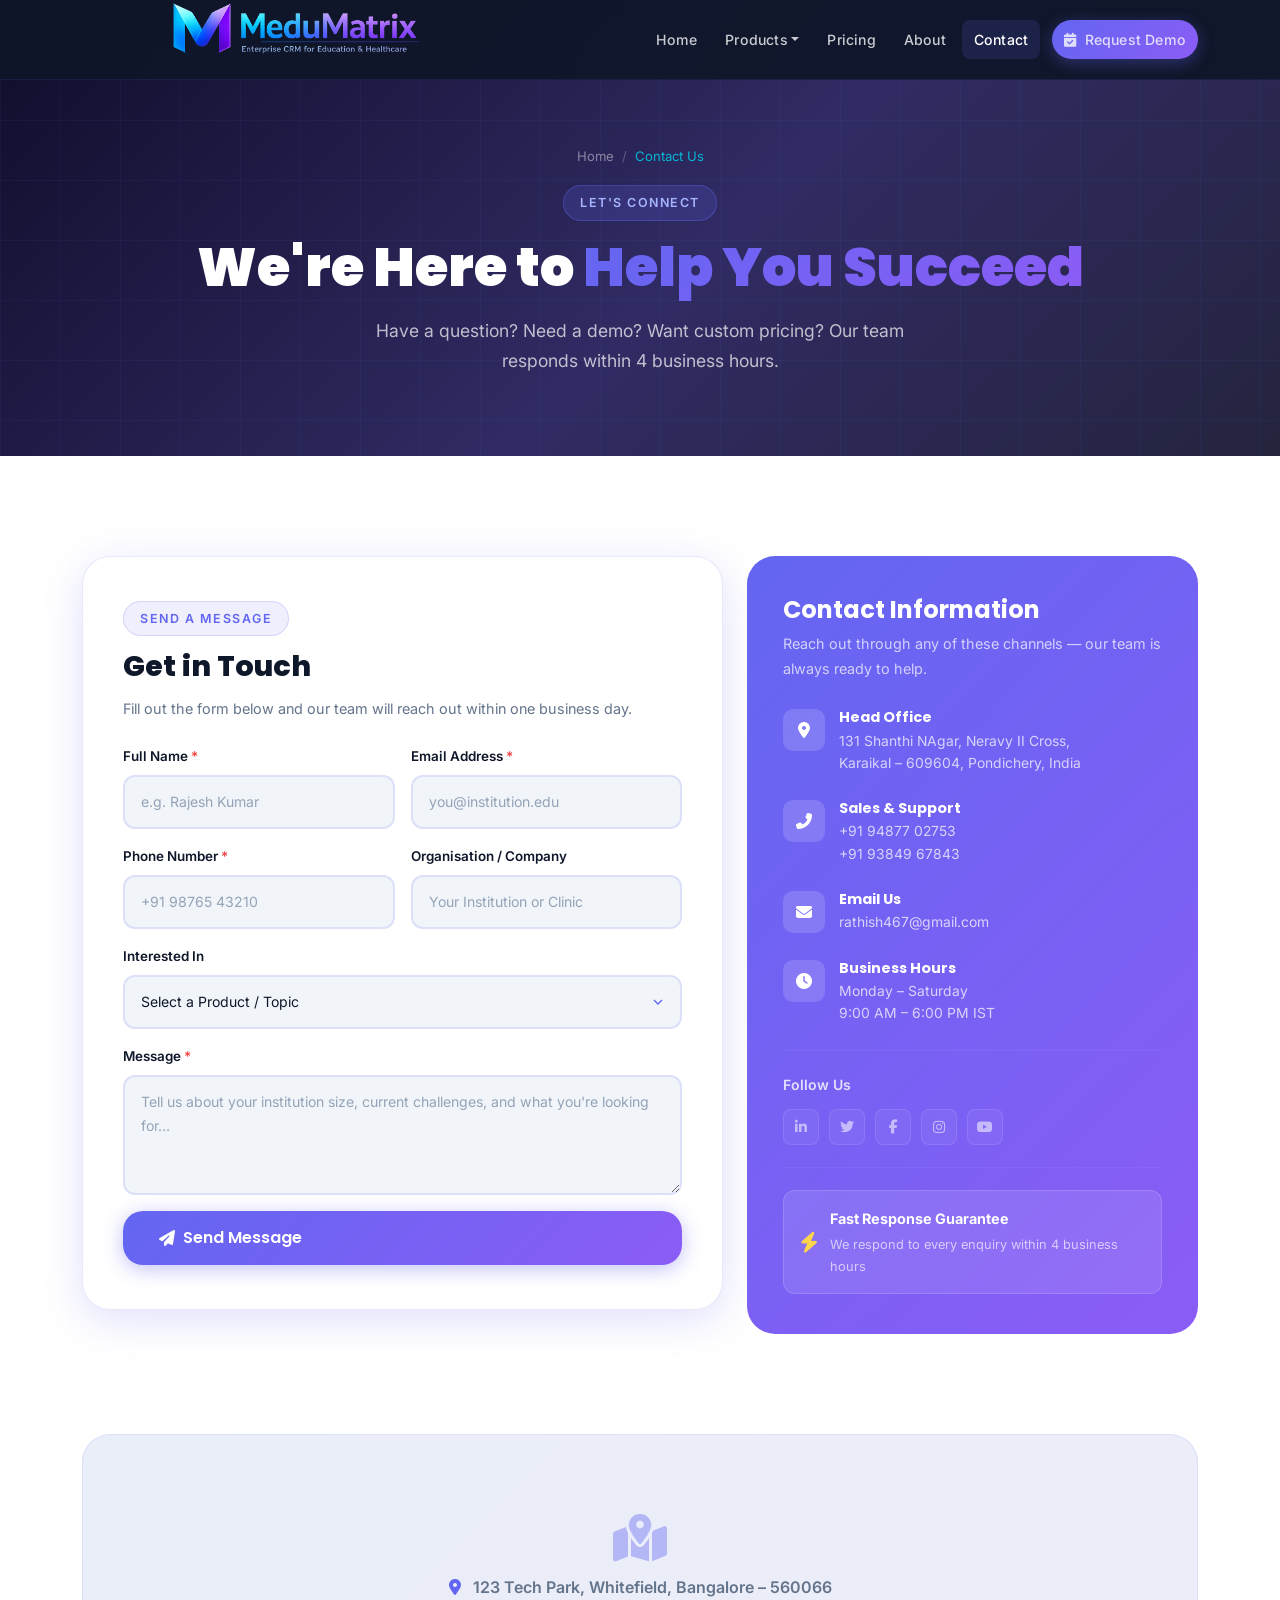
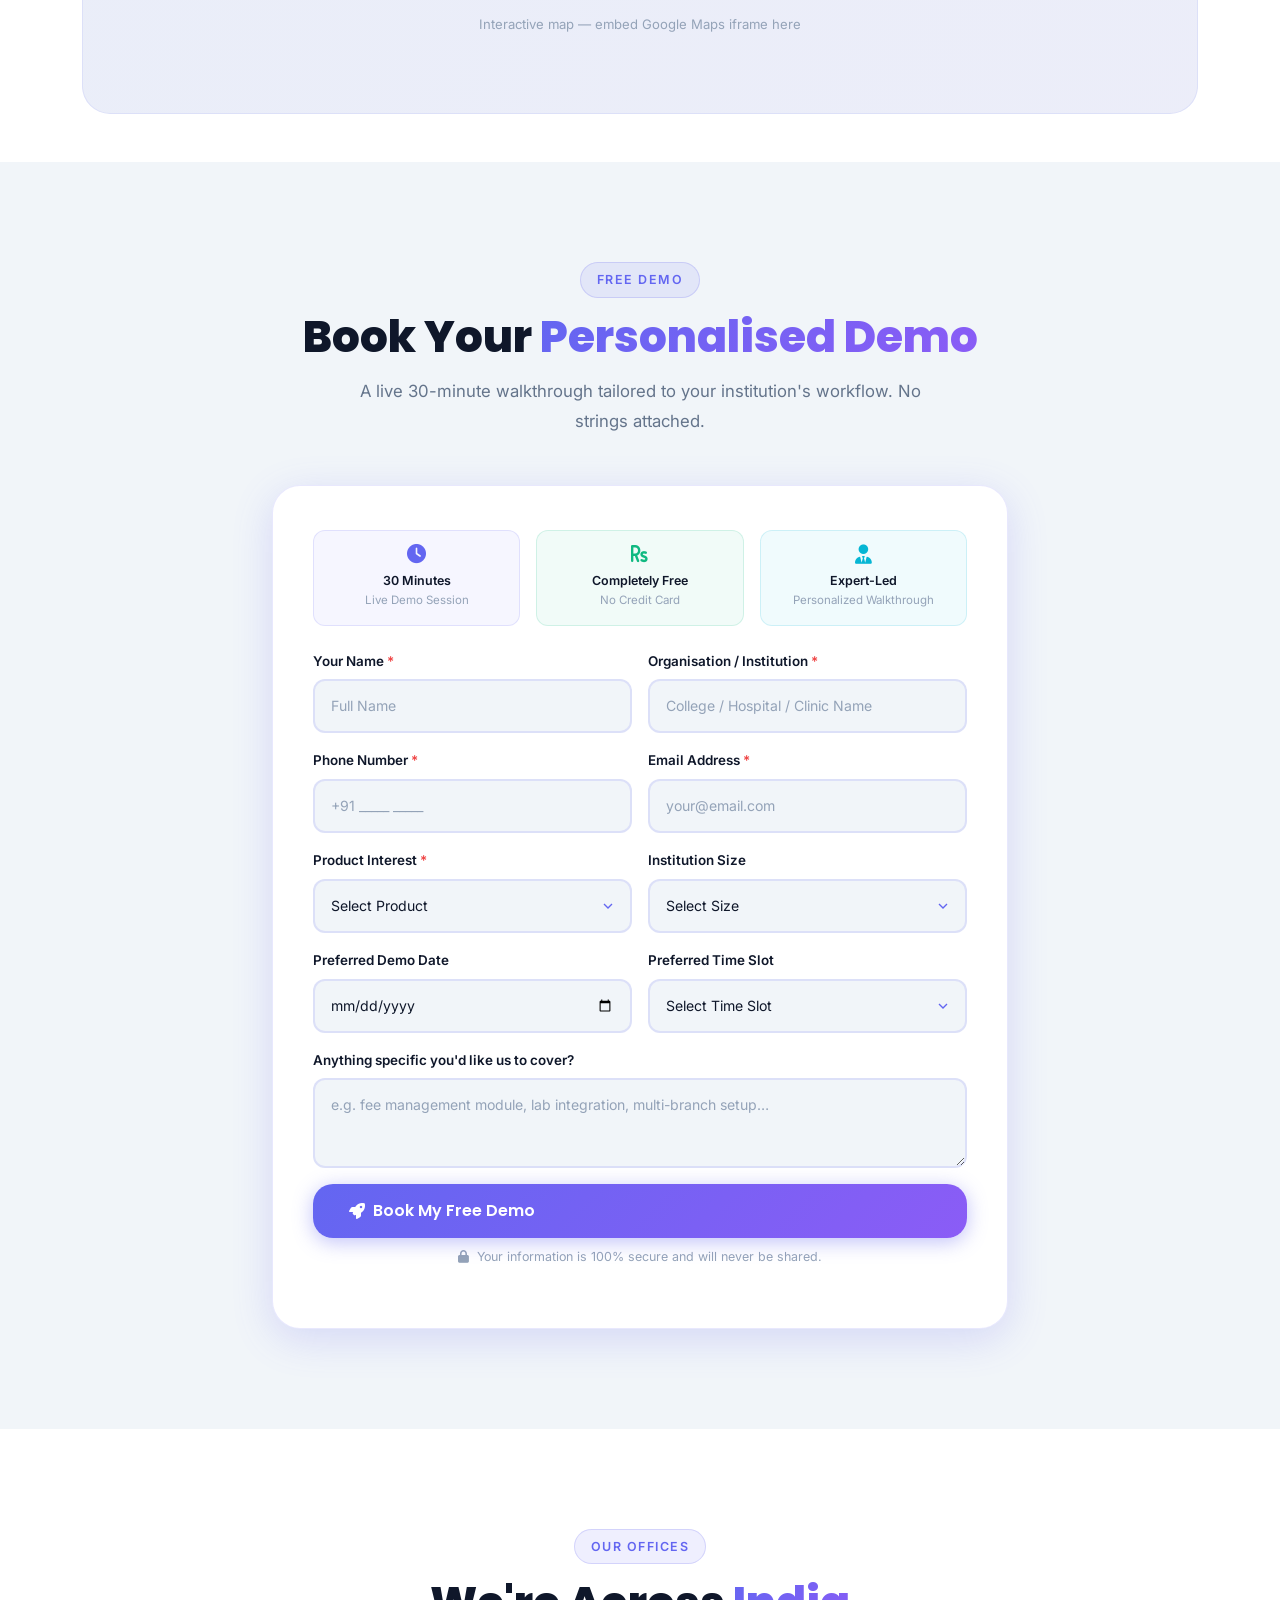
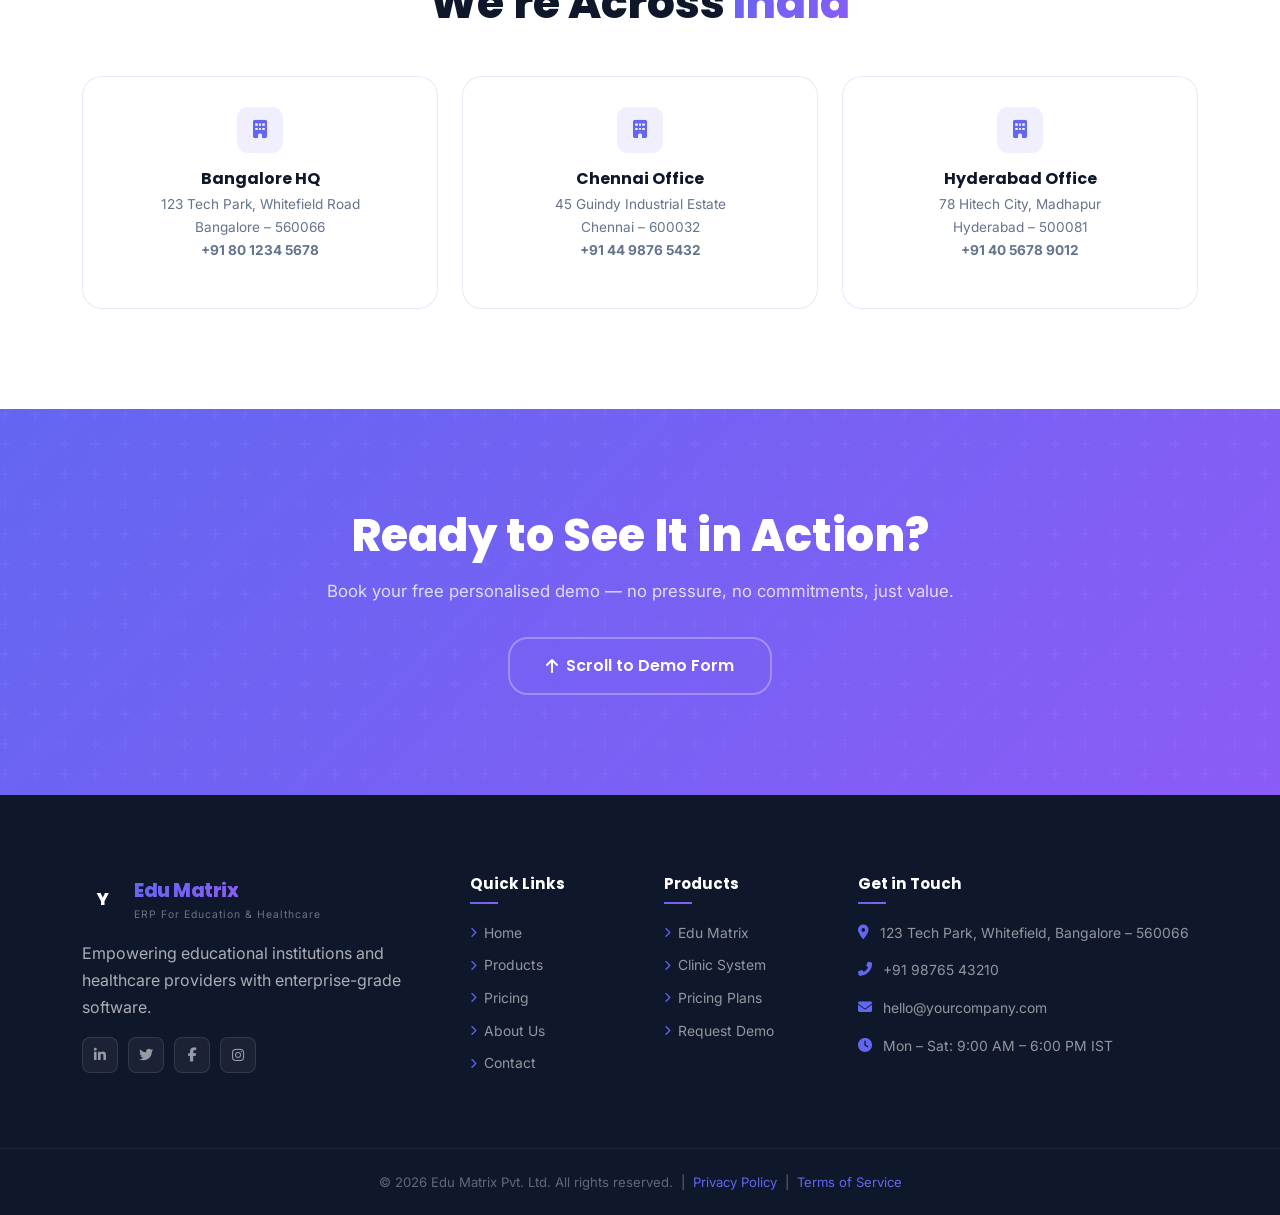
<file: website/contact.html>
<!DOCTYPE html>
<html lang="en">
<head>
  <meta charset="UTF-8" />
  <meta name="viewport" content="width=device-width, initial-scale=1.0" />
  <meta name="description" content="Contact Edu Matrix — Get in touch, request a free demo, or speak with our sales team for Edu Matrix and Clinic Management." />
  <title>Contact &amp; Demo | Edu Matrix</title>
  <link rel="icon" href="data:image/svg+xml,<svg xmlns='http://www.w3.org/2000/svg' viewBox='0 0 100 100'><rect width='100' height='100' rx='20' fill='%236366f1'/><text y='.9em' font-size='70' x='15' fill='white' font-weight='900'>Y</text></svg>" />
  <link rel="stylesheet" href="https://cdn.jsdelivr.net/npm/bootstrap@5.3.2/dist/css/bootstrap.min.css" />
  <link rel="stylesheet" href="https://cdnjs.cloudflare.com/ajax/libs/font-awesome/6.5.1/css/all.min.css" />
  <link rel="stylesheet" href="https://unpkg.com/aos@2.3.4/dist/aos.css" />
  <link rel="stylesheet" href="style.css" />
</head>
<body>

  <div id="page-loader">
    <div class="loader-inner">
      <div class="loader-logo">Contact Us</div>
      <div class="loader-subtitle">Edu Matrix</div>
      <div class="loader-bar"><div class="loader-progress"></div></div>
    </div>
  </div>

  <nav class="navbar navbar-custom navbar-expand-lg w-100">
    <div class="container">
   <a class="navbar-brand-custom" href="index.html">
    <img src="logo.png" class="brand-logo" alt="MeduMatrix">
</a>
      <button class="navbar-toggler" type="button" data-bs-toggle="collapse" data-bs-target="#navbarNav">
        <span class="navbar-toggler-icon"></span>
      </button>
      <div class="collapse navbar-collapse" id="navbarNav">
        <ul class="navbar-nav ms-auto align-items-lg-center gap-1">
          <li class="nav-item"><a class="nav-link" href="index.html">Home</a></li>
          <li class="nav-item dropdown">
            <a class="nav-link dropdown-toggle" href="products.html" data-bs-toggle="dropdown">Products</a>
            <ul class="dropdown-menu dropdown-menu-custom">
              <li><a class="dropdown-item" href="education-crm.html"><i class="fas fa-graduation-cap"></i> Edu Matrix</a></li>
              <li><a class="dropdown-item" href="clinic-management.html"><i class="fas fa-hospital-user"></i> Clinic System</a></li>
            </ul>
          </li>
          <li class="nav-item"><a class="nav-link" href="pricing.html">Pricing</a></li>
          <li class="nav-item"><a class="nav-link" href="about.html">About</a></li>
          <li class="nav-item"><a class="nav-link active" href="contact.html">Contact</a></li>
          <li class="nav-item ms-lg-2">
            <a class="nav-link btn-demo-nav" href="#demo"><i class="fas fa-calendar-check me-1"></i> Request Demo</a>
          </li>
        </ul>
      </div>
    </div>
  </nav>

  <!-- PAGE HERO -->
  <section class="page-hero">
    <div class="container">
      <div class="page-hero-inner text-center">
        <nav class="breadcrumb-nav justify-content-center">
          <a href="index.html">Home</a><span>/</span>
          <span class="bc-cur">Contact Us</span>
        </nav>
        <span class="section-badge" style="background:rgba(99,102,241,.2);color:#a5b4fc;border-color:rgba(99,102,241,.35)">Let's Connect</span>
        <h1>We're Here to <span class="gradient-text">Help You Succeed</span></h1>
        <p class="mt-3" style="max-width:580px;margin:0 auto;color:rgba(255,255,255,.7)">
          Have a question? Need a demo? Want custom pricing? Our team responds within 4 business hours.
        </p>
      </div>
    </div>
  </section>

  <!-- CONTACT SECTION -->
  <section class="section-py" id="contact">
    <div class="container">
      <div class="row g-4 align-items-start">
        <!-- Contact Form -->
        <div class="col-lg-7" data-aos="fade-right">
          <div class="contact-card">
            <div class="mb-4">
              <span class="section-badge">Send a Message</span>
              <h2 class="section-title" style="font-size:1.8rem">Get in Touch</h2>
              <p style="color:var(--text-secondary);font-size:.9rem">Fill out the form below and our team will reach out within one business day.</p>
            </div>
            <form data-form>
              <div class="row g-3">
                <div class="col-md-6">
                  <label class="form-lbl">Full Name <span style="color:#ef4444">*</span></label>
                  <input type="text" class="form-inp" placeholder="e.g. Rajesh Kumar" required />
                </div>
                <div class="col-md-6">
                  <label class="form-lbl">Email Address <span style="color:#ef4444">*</span></label>
                  <input type="email" class="form-inp" placeholder="you@institution.edu" required />
                </div>
                <div class="col-md-6">
                  <label class="form-lbl">Phone Number <span style="color:#ef4444">*</span></label>
                  <input type="tel" class="form-inp" placeholder="+91 98765 43210" required />
                </div>
                <div class="col-md-6">
                  <label class="form-lbl">Organisation / Company</label>
                  <input type="text" class="form-inp" placeholder="Your Institution or Clinic" />
                </div>
                <div class="col-12">
                  <label class="form-lbl">Interested In</label>
                  <select class="form-inp">
                    <option value="">Select a Product / Topic</option>
                    <option>Edu Matrix</option>
                    <option>Clinic Management System</option>
                    <option>Both Products</option>
                    <option>Partnership / Reseller</option>
                    <option>General Enquiry</option>
                  </select>
                </div>
                <div class="col-12">
                  <label class="form-lbl">Message <span style="color:#ef4444">*</span></label>
                  <textarea class="form-inp" placeholder="Tell us about your institution size, current challenges, and what you're looking for…" required></textarea>
                </div>
                <div class="col-12">
                  <button type="submit" class="btn btn-primary-gradient btn-lg-custom w-100">
                    <i class="fas fa-paper-plane"></i> Send Message
                  </button>
                </div>
              </div>
              <div class="form-alert"></div>
            </form>
          </div>
        </div>

        <!-- Contact Info -->
        <div class="col-lg-5" data-aos="fade-left">
          <div class="contact-info-card">
            <h4 style="color:white;margin-bottom:8px">Contact Information</h4>
            <p style="color:rgba(255,255,255,.7);font-size:.9rem;margin-bottom:28px">Reach out through any of these channels — our team is always ready to help.</p>

            <div class="contact-info-item">
              <div class="ci-icon"><i class="fas fa-map-marker-alt"></i></div>
              <div class="ci-text">
                <h6>Head Office</h6>
                <p>131 Shanthi NAgar, Neravy II Cross,<br>Karaikal – 609604, Pondichery, India</p>
              </div>
            </div>
            <div class="contact-info-item">
              <div class="ci-icon"><i class="fas fa-phone-alt"></i></div>
              <div class="ci-text">
                <h6>Sales &amp; Support</h6>
                <p>+91 94877 02753<br>+91 93849 67843</p>
              </div>
            </div>
            <div class="contact-info-item">
              <div class="ci-icon"><i class="fas fa-envelope"></i></div>
              <div class="ci-text">
                <h6>Email Us</h6>
                <p>rathish467@gmail.com</p>
              </div>
            </div>
            <div class="contact-info-item">
              <div class="ci-icon"><i class="fas fa-clock"></i></div>
              <div class="ci-text">
                <h6>Business Hours</h6>
                <p>Monday – Saturday<br>9:00 AM – 6:00 PM IST</p>
              </div>
            </div>

            <hr style="border-color:rgba(255,255,255,.2);margin:22px 0" />

            <p style="color:rgba(255,255,255,.8);font-size:.88rem;font-weight:600;margin-bottom:12px">Follow Us</p>
            <div class="social-links">
              <a href="#" class="social-link" aria-label="LinkedIn"><i class="fab fa-linkedin-in"></i></a>
              <a href="#" class="social-link" aria-label="Twitter"><i class="fab fa-twitter"></i></a>
              <a href="#" class="social-link" aria-label="Facebook"><i class="fab fa-facebook-f"></i></a>
              <a href="#" class="social-link" aria-label="Instagram"><i class="fab fa-instagram"></i></a>
              <a href="#" class="social-link" aria-label="YouTube"><i class="fab fa-youtube"></i></a>
            </div>

            <hr style="border-color:rgba(255,255,255,.2);margin:22px 0" />

            <!-- Quick response promise -->
            <div style="background:rgba(255,255,255,.1);border-radius:var(--radius);padding:16px;border:1px solid rgba(255,255,255,.15)">
              <div style="display:flex;align-items:center;gap:12px">
                <i class="fas fa-bolt" style="color:#fcd34d;font-size:1.3rem"></i>
                <div>
                  <div style="color:white;font-weight:700;font-size:.9rem">Fast Response Guarantee</div>
                  <div style="color:rgba(255,255,255,.65);font-size:.8rem;margin-top:2px">We respond to every enquiry within 4 business hours</div>
                </div>
              </div>
            </div>
          </div>
        </div>
      </div>
    </div>
  </section>

  <!-- MAP PLACEHOLDER -->
  <section style="padding:0 0 0">
    <div class="container mb-5" data-aos="fade-up">
      <div style="background:var(--light-2);border:1px solid var(--border-color);border-radius:var(--radius-xl);height:280px;display:flex;align-items:center;justify-content:center;flex-direction:column;gap:12px;overflow:hidden;position:relative">
        <div style="position:absolute;inset:0;background:linear-gradient(135deg,rgba(99,102,241,.05),rgba(139,92,246,.05))"></div>
        <i class="fas fa-map-marked-alt" style="font-size:3rem;color:var(--primary);opacity:.4;position:relative;z-index:1"></i>
        <div style="font-size:1rem;font-weight:600;color:var(--text-secondary);position:relative;z-index:1">
          <i class="fas fa-map-marker-alt me-2" style="color:var(--primary)"></i>
          123 Tech Park, Whitefield, Bangalore – 560066
        </div>
        <div style="font-size:.82rem;color:var(--text-muted);position:relative;z-index:1">Interactive map — embed Google Maps iframe here</div>
      </div>
    </div>
  </section>

  <!-- DEMO REQUEST FORM -->
  <section class="section-py bg-light-section" id="demo">
    <div class="container">
      <div class="text-center mb-5" data-aos="fade-up">
        <span class="section-badge">Free Demo</span>
        <h2 class="section-title">Book Your <span class="gradient-text">Personalised Demo</span></h2>
        <p class="section-subtitle">A live 30-minute walkthrough tailored to your institution's workflow. No strings attached.</p>
      </div>
      <div class="row justify-content-center">
        <div class="col-lg-8" data-aos="fade-up" data-aos-delay="100">
          <div class="contact-card">
            <!-- Demo benefits bar -->
            <div class="row g-3 mb-4 text-center">
              <div class="col-4">
                <div style="padding:14px;background:rgba(99,102,241,.06);border-radius:var(--radius);border:1px solid var(--border-color)">
                  <i class="fas fa-clock" style="color:var(--primary);font-size:1.2rem;margin-bottom:6px;display:block"></i>
                  <div style="font-size:.78rem;font-weight:600;color:var(--dark)">30 Minutes</div>
                  <div style="font-size:.72rem;color:var(--text-muted)">Live Demo Session</div>
                </div>
              </div>
              <div class="col-4">
                <div style="padding:14px;background:rgba(16,185,129,.06);border-radius:var(--radius);border:1px solid rgba(16,185,129,.15)">
                  <i class="fas fa-rupee-sign" style="color:var(--accent-green);font-size:1.2rem;margin-bottom:6px;display:block"></i>
                  <div style="font-size:.78rem;font-weight:600;color:var(--dark)">Completely Free</div>
                  <div style="font-size:.72rem;color:var(--text-muted)">No Credit Card</div>
                </div>
              </div>
              <div class="col-4">
                <div style="padding:14px;background:rgba(6,182,212,.06);border-radius:var(--radius);border:1px solid rgba(6,182,212,.15)">
                  <i class="fas fa-user-tie" style="color:var(--accent);font-size:1.2rem;margin-bottom:6px;display:block"></i>
                  <div style="font-size:.78rem;font-weight:600;color:var(--dark)">Expert-Led</div>
                  <div style="font-size:.72rem;color:var(--text-muted)">Personalized Walkthrough</div>
                </div>
              </div>
            </div>

            <form data-form>
              <div class="row g-3">
                <div class="col-md-6">
                  <label class="form-lbl">Your Name <span style="color:#ef4444">*</span></label>
                  <input type="text" class="form-inp" placeholder="Full Name" required />
                </div>
                <div class="col-md-6">
                  <label class="form-lbl">Organisation / Institution <span style="color:#ef4444">*</span></label>
                  <input type="text" class="form-inp" placeholder="College / Hospital / Clinic Name" required />
                </div>
                <div class="col-md-6">
                  <label class="form-lbl">Phone Number <span style="color:#ef4444">*</span></label>
                  <input type="tel" class="form-inp" placeholder="+91 _____ _____" required />
                </div>
                <div class="col-md-6">
                  <label class="form-lbl">Email Address <span style="color:#ef4444">*</span></label>
                  <input type="email" class="form-inp" placeholder="your@email.com" required />
                </div>
                <div class="col-md-6">
                  <label class="form-lbl">Product Interest <span style="color:#ef4444">*</span></label>
                  <select class="form-inp" required>
                    <option value="">Select Product</option>
                    <option value="edu">Edu Matrix</option>
                    <option value="clinic">Clinic Management System</option>
                    <option value="both">Both Products</option>
                  </select>
                </div>
                <div class="col-md-6">
                  <label class="form-lbl">Institution Size</label>
                  <select class="form-inp">
                    <option value="">Select Size</option>
                    <option>Below 500 (Students / Patients)</option>
                    <option>500 – 2,000</option>
                    <option>2,000 – 5,000</option>
                    <option>5,000 – 20,000</option>
                    <option>Above 20,000</option>
                  </select>
                </div>
                <div class="col-md-6">
                  <label class="form-lbl">Preferred Demo Date</label>
                  <input type="date" class="form-inp" />
                </div>
                <div class="col-md-6">
                  <label class="form-lbl">Preferred Time Slot</label>
                  <select class="form-inp">
                    <option value="">Select Time Slot</option>
                    <option>9:00 AM – 10:00 AM IST</option>
                    <option>11:00 AM – 12:00 PM IST</option>
                    <option>2:00 PM – 3:00 PM IST</option>
                    <option>4:00 PM – 5:00 PM IST</option>
                  </select>
                </div>
                <div class="col-12">
                  <label class="form-lbl">Anything specific you'd like us to cover?</label>
                  <textarea class="form-inp" style="min-height:90px" placeholder="e.g. fee management module, lab integration, multi-branch setup…"></textarea>
                </div>
                <div class="col-12">
                  <button type="submit" class="btn btn-primary-gradient btn-lg-custom w-100">
                    <i class="fas fa-rocket"></i> Book My Free Demo
                  </button>
                  <p class="text-center mt-2" style="font-size:.78rem;color:var(--text-muted)">
                    <i class="fas fa-lock me-1"></i> Your information is 100% secure and will never be shared.
                  </p>
                </div>
              </div>
              <div class="form-alert"></div>
            </form>
          </div>
        </div>
      </div>
    </div>
  </section>

  <!-- OFFICES / REGIONAL -->
  <section class="section-py">
    <div class="container">
      <div class="text-center mb-5" data-aos="fade-up">
        <span class="section-badge">Our Offices</span>
        <h2 class="section-title">We're Across <span class="gradient-text">India</span></h2>
      </div>
      <div class="row g-4">
        <div class="col-lg-4 col-md-6" data-aos="fade-up" data-aos-delay="50">
          <div class="module-card text-center" style="padding:30px">
            <div class="module-icon mx-auto mb-3"><i class="fas fa-building"></i></div>
            <h5 class="mb-1">Bangalore HQ</h5>
            <p style="color:var(--text-secondary);font-size:.85rem">123 Tech Park, Whitefield Road<br>Bangalore – 560066<br><strong>+91 80 1234 5678</strong></p>
          </div>
        </div>
        <div class="col-lg-4 col-md-6" data-aos="fade-up" data-aos-delay="100">
          <div class="module-card text-center" style="padding:30px">
            <div class="module-icon mx-auto mb-3"><i class="fas fa-building"></i></div>
            <h5 class="mb-1">Chennai Office</h5>
            <p style="color:var(--text-secondary);font-size:.85rem">45 Guindy Industrial Estate<br>Chennai – 600032<br><strong>+91 44 9876 5432</strong></p>
          </div>
        </div>
        <div class="col-lg-4 col-md-6" data-aos="fade-up" data-aos-delay="150">
          <div class="module-card text-center" style="padding:30px">
            <div class="module-icon mx-auto mb-3"><i class="fas fa-building"></i></div>
            <h5 class="mb-1">Hyderabad Office</h5>
            <p style="color:var(--text-secondary);font-size:.85rem">78 Hitech City, Madhapur<br>Hyderabad – 500081<br><strong>+91 40 5678 9012</strong></p>
          </div>
        </div>
      </div>
    </div>
  </section>

  <!-- CTA -->
  <section class="cta-section section-py">
    <div class="container">
      <div class="cta-inner text-center">
        <h2 class="cta-title">Ready to See It in Action?</h2>
        <p class="cta-subtitle">Book your free personalised demo — no pressure, no commitments, just value.</p>
        <a href="#demo" class="btn btn-outline-light-custom btn-lg-custom">
          <i class="fas fa-arrow-up"></i> Scroll to Demo Form
        </a>
      </div>
    </div>
  </section>

  <!-- FOOTER -->
  <footer class="footer">
    <div class="container">
      <div class="row g-5">
        <div class="col-lg-4 col-md-6">
          <div class="navbar-brand-custom mb-3">
            <div class="brand-logo">Y</div>
            <div><span class="brand-name">Edu Matrix</span><span class="brand-tagline">ERP For Education & Healthcare</span></div>
          </div>
          <p>Empowering educational institutions and healthcare providers with enterprise-grade software.</p>
          <div class="social-links">
            <a href="#" class="social-link"><i class="fab fa-linkedin-in"></i></a>
            <a href="#" class="social-link"><i class="fab fa-twitter"></i></a>
            <a href="#" class="social-link"><i class="fab fa-facebook-f"></i></a>
            <a href="#" class="social-link"><i class="fab fa-instagram"></i></a>
          </div>
        </div>
        <div class="col-lg-2 col-md-3 col-6">
          <h6 class="footer-heading">Quick Links</h6>
          <ul class="footer-links">
            <li><a href="index.html"><i class="fas fa-chevron-right"></i> Home</a></li>
            <li><a href="products.html"><i class="fas fa-chevron-right"></i> Products</a></li>
            <li><a href="pricing.html"><i class="fas fa-chevron-right"></i> Pricing</a></li>
            <li><a href="about.html"><i class="fas fa-chevron-right"></i> About Us</a></li>
            <li><a href="contact.html"><i class="fas fa-chevron-right"></i> Contact</a></li>
          </ul>
        </div>
        <div class="col-lg-2 col-md-3 col-6">
          <h6 class="footer-heading">Products</h6>
          <ul class="footer-links">
            <li><a href="education-crm.html"><i class="fas fa-chevron-right"></i> Edu Matrix</a></li>
            <li><a href="clinic-management.html"><i class="fas fa-chevron-right"></i> Clinic System</a></li>
            <li><a href="pricing.html"><i class="fas fa-chevron-right"></i> Pricing Plans</a></li>
            <li><a href="contact.html#demo"><i class="fas fa-chevron-right"></i> Request Demo</a></li>
          </ul>
        </div>
        <div class="col-lg-4 col-md-6">
          <h6 class="footer-heading">Get in Touch</h6>
          <div class="footer-contact-item"><i class="fas fa-map-marker-alt"></i><p>123 Tech Park, Whitefield, Bangalore – 560066</p></div>
          <div class="footer-contact-item"><i class="fas fa-phone-alt"></i><p>+91 98765 43210</p></div>
          <div class="footer-contact-item"><i class="fas fa-envelope"></i><p>hello@yourcompany.com</p></div>
          <div class="footer-contact-item"><i class="fas fa-clock"></i><p>Mon – Sat: 9:00 AM – 6:00 PM IST</p></div>
        </div>
      </div>
    </div>
    <div class="footer-bottom">
      <div class="container">
        <p>&copy; 2026 Edu Matrix Pvt. Ltd. All rights reserved. &nbsp;|&nbsp; <a href="#">Privacy Policy</a> &nbsp;|&nbsp; <a href="#">Terms of Service</a></p>
      </div>
    </div>
  </footer>

  <button class="back-to-top" id="backToTop"><i class="fas fa-arrow-up"></i></button>
  <script src="https://cdn.jsdelivr.net/npm/bootstrap@5.3.2/dist/js/bootstrap.bundle.min.js"></script>
  <script src="https://unpkg.com/aos@2.3.4/dist/aos.js"></script>
  <script src="script.js"></script>
</body>
</html>
</file>
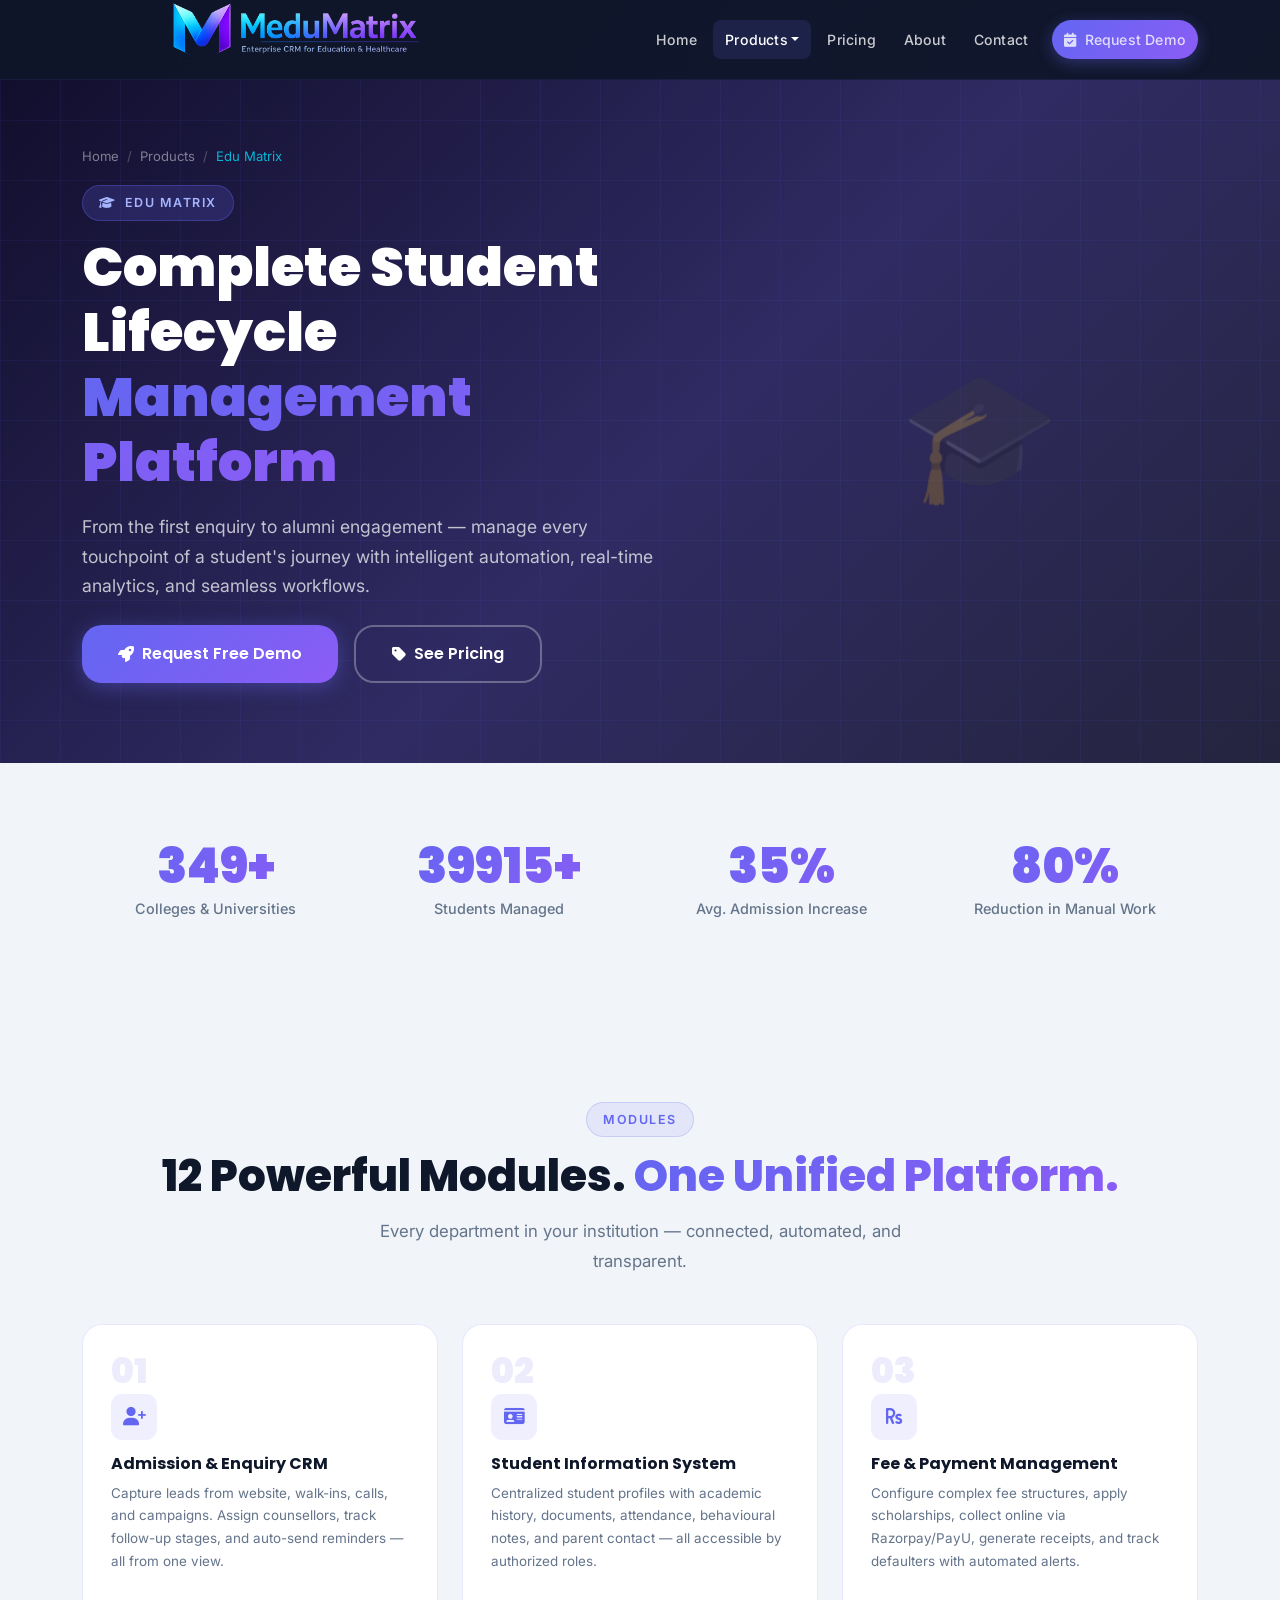
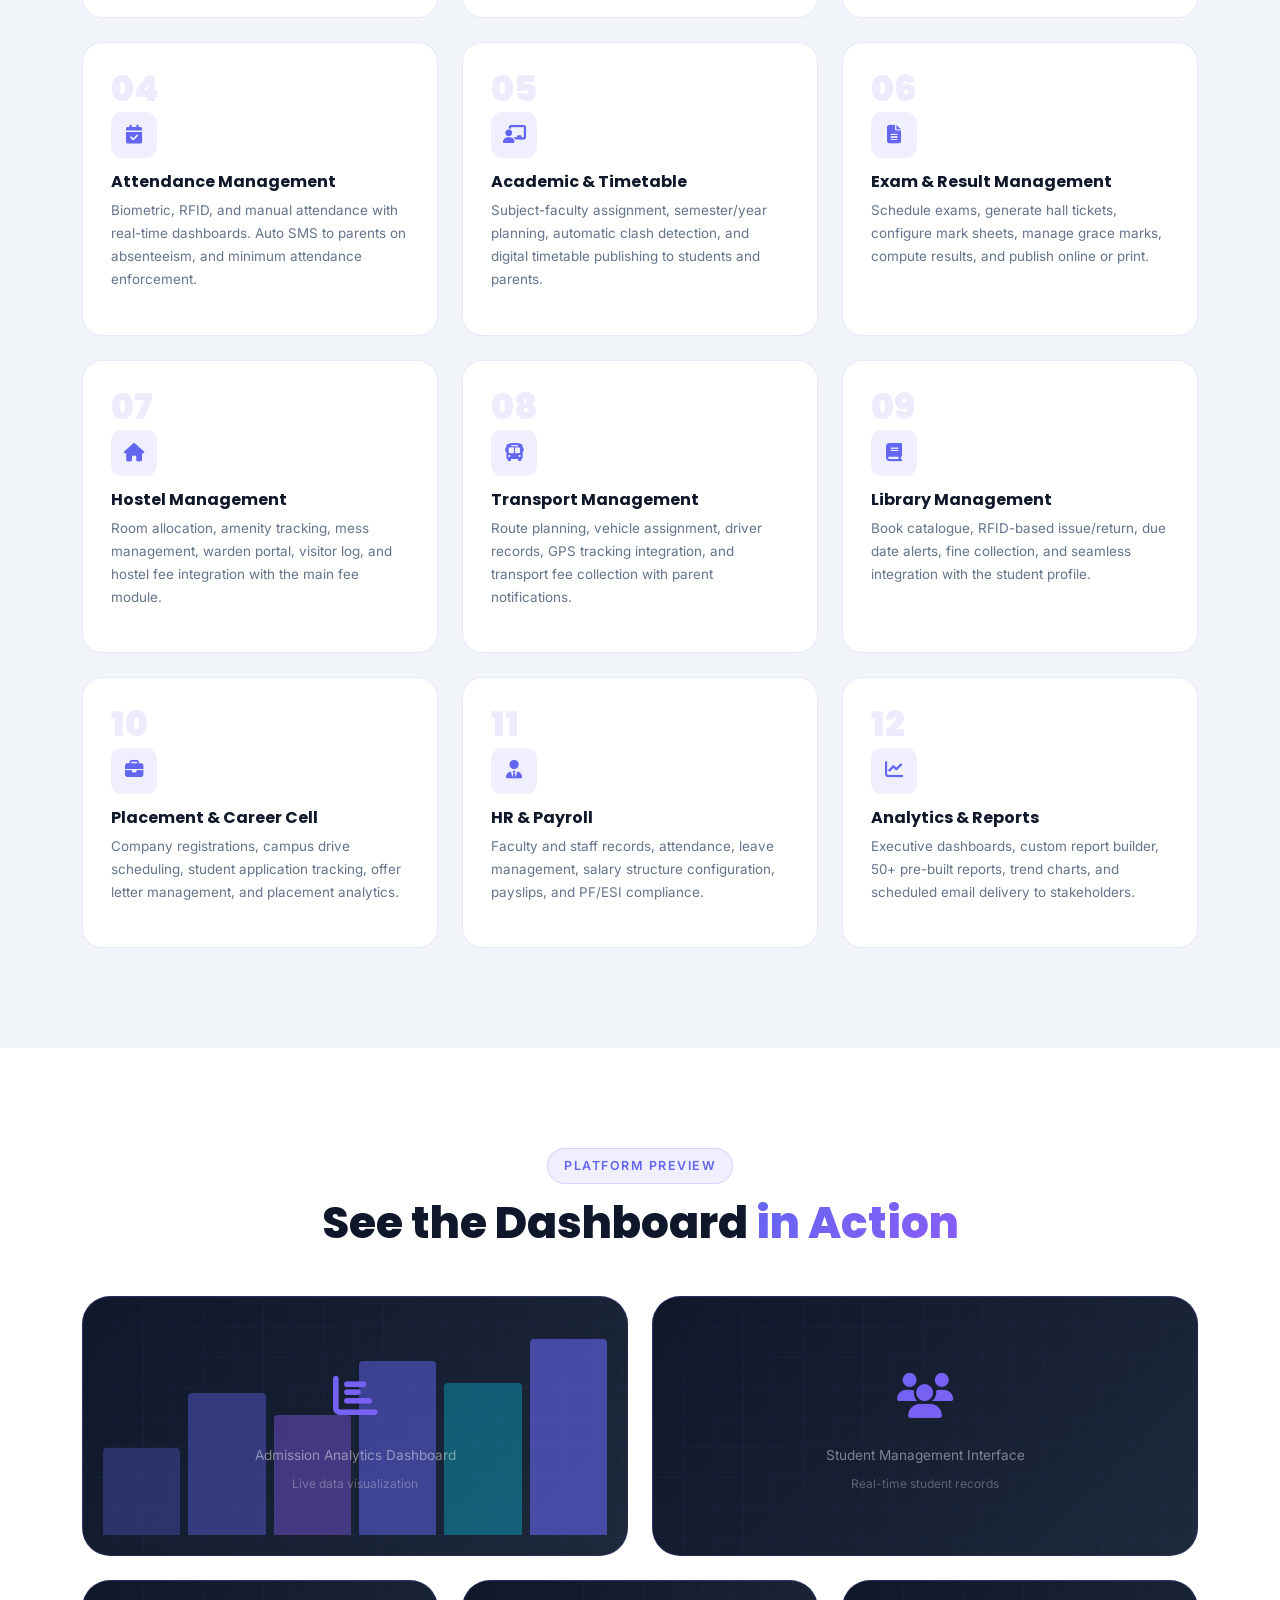
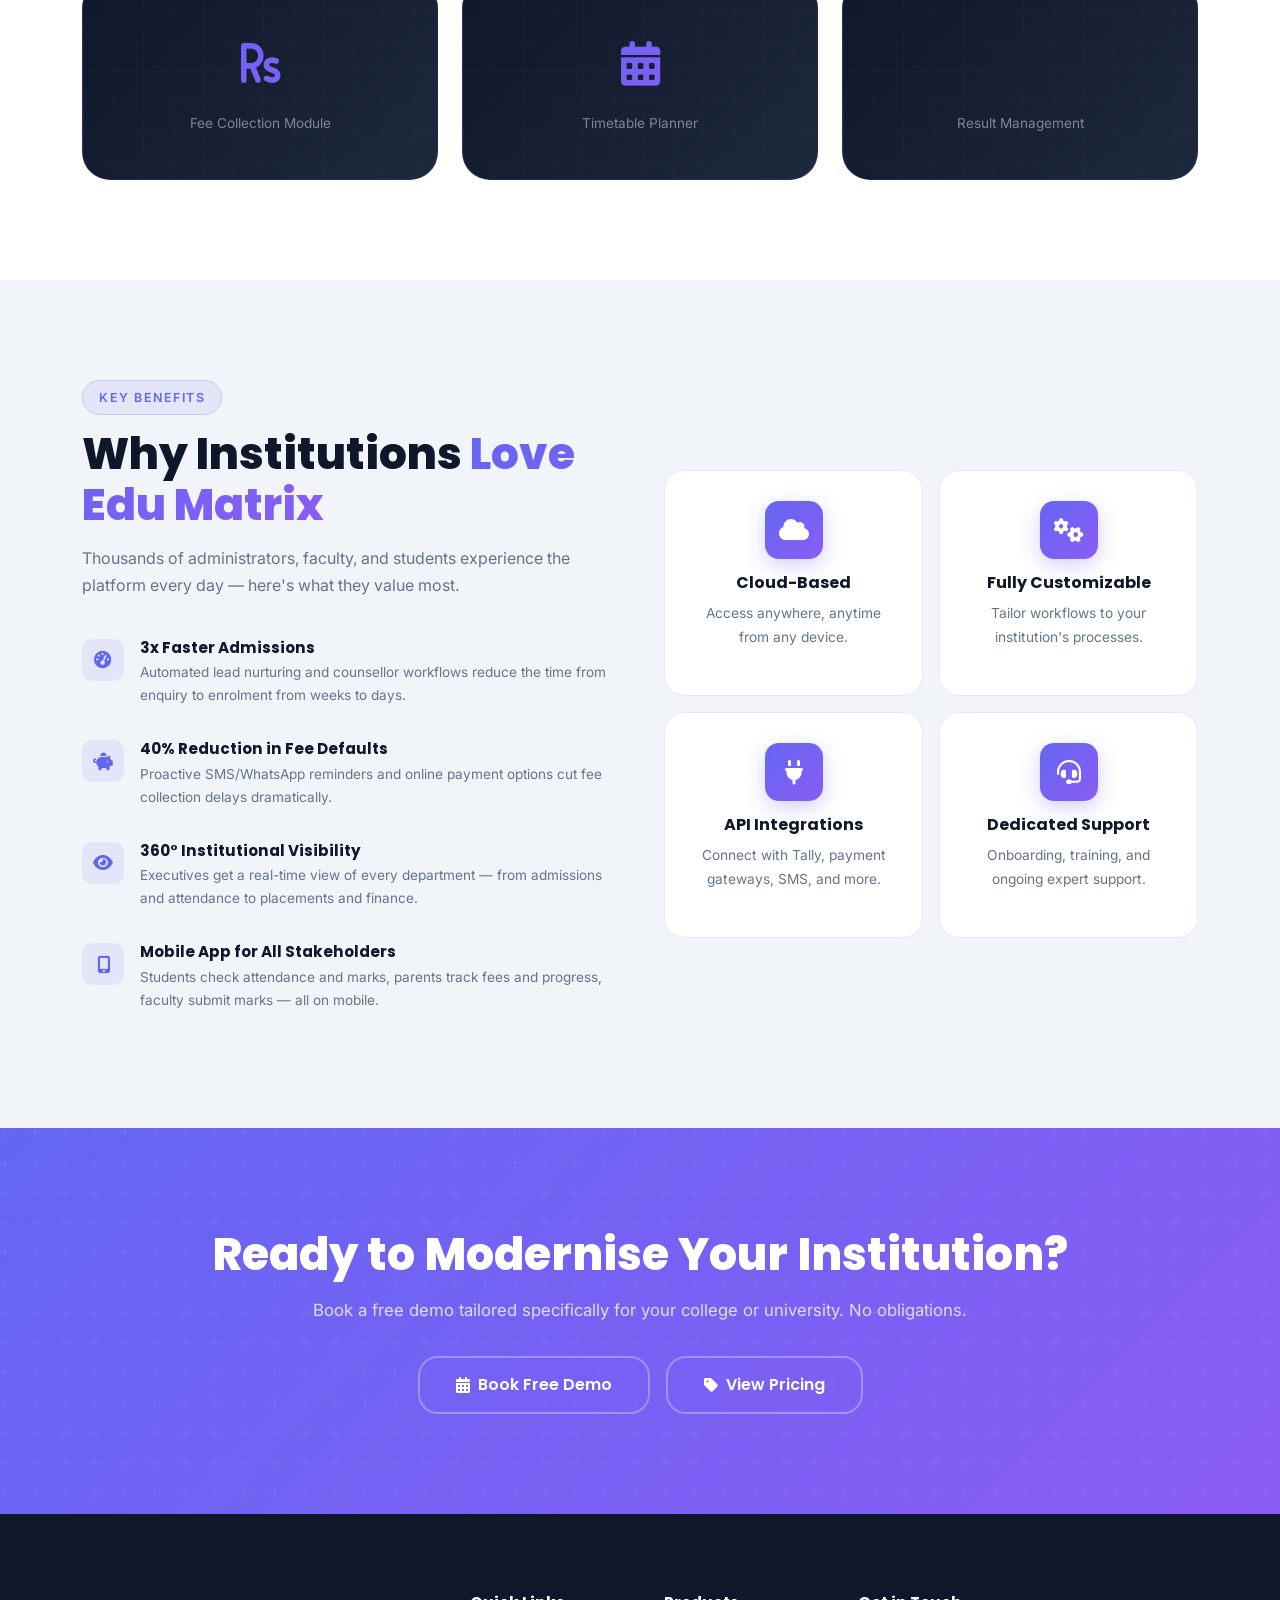
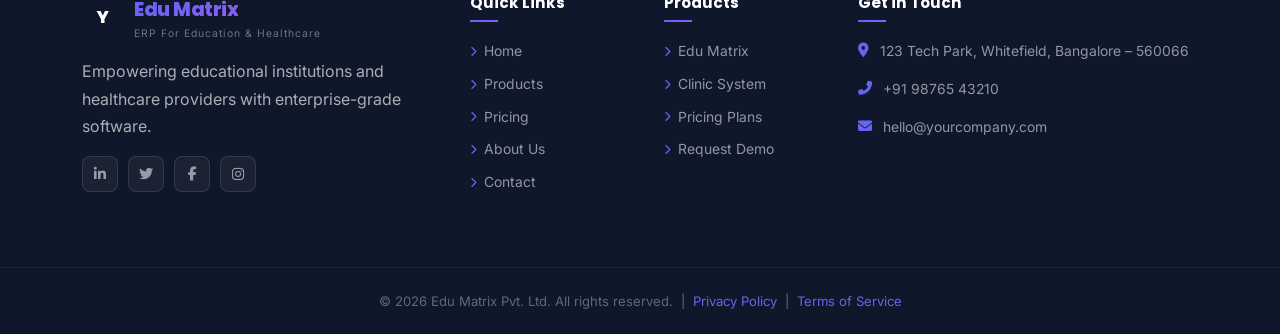
<file: website/education-crm.html>
<!DOCTYPE html>
<html lang="en">
<head>
  <meta charset="UTF-8" />
  <meta name="viewport" content="width=device-width, initial-scale=1.0" />
  <meta name="description" content="Edu Matrix by Edu Matrix — Complete student lifecycle management for colleges, universities, and institutions." />
  <title>Edu Matrix | Edu Matrix</title>
  <link rel="icon" href="data:image/svg+xml,<svg xmlns='http://www.w3.org/2000/svg' viewBox='0 0 100 100'><rect width='100' height='100' rx='20' fill='%236366f1'/><text y='.9em' font-size='70' x='15' fill='white' font-weight='900'>Y</text></svg>" />
  <link rel="stylesheet" href="https://cdn.jsdelivr.net/npm/bootstrap@5.3.2/dist/css/bootstrap.min.css" />
  <link rel="stylesheet" href="https://cdnjs.cloudflare.com/ajax/libs/font-awesome/6.5.1/css/all.min.css" />
  <link rel="stylesheet" href="https://unpkg.com/aos@2.3.4/dist/aos.css" />
  <link rel="stylesheet" href="style.css" />
</head>
<body>

  <!-- PAGE LOADER -->
  <div id="page-loader">
    <div class="loader-inner">
      <div class="loader-logo">Edu Matrix</div>
      <div class="loader-subtitle">Edu Matrix</div>
      <div class="loader-bar"><div class="loader-progress"></div></div>
    </div>
  </div>

  <!-- NAVBAR -->
  <nav class="navbar navbar-custom navbar-expand-lg w-100">
    <div class="container">
 <a class="navbar-brand-custom" href="index.html">
    <img src="logo.png" class="brand-logo" alt="MeduMatrix">
</a>
      <button class="navbar-toggler" type="button" data-bs-toggle="collapse" data-bs-target="#navbarNav">
        <span class="navbar-toggler-icon"></span>
      </button>
      <div class="collapse navbar-collapse" id="navbarNav">
        <ul class="navbar-nav ms-auto align-items-lg-center gap-1">
          <li class="nav-item"><a class="nav-link" href="index.html">Home</a></li>
          <li class="nav-item dropdown">
            <a class="nav-link dropdown-toggle active" href="products.html" data-bs-toggle="dropdown">Products</a>
            <ul class="dropdown-menu dropdown-menu-custom">
              <li><a class="dropdown-item" href="education-crm.html"><i class="fas fa-graduation-cap"></i> Edu Matrix</a></li>
              <li><a class="dropdown-item" href="clinic-management.html"><i class="fas fa-hospital-user"></i> Clinic System</a></li>
            </ul>
          </li>
          <li class="nav-item"><a class="nav-link" href="pricing.html">Pricing</a></li>
          <li class="nav-item"><a class="nav-link" href="about.html">About</a></li>
          <li class="nav-item"><a class="nav-link" href="contact.html">Contact</a></li>
          <li class="nav-item ms-lg-2">
            <a class="nav-link btn-demo-nav" href="contact.html#demo"><i class="fas fa-calendar-check me-1"></i> Request Demo</a>
          </li>
        </ul>
      </div>
    </div>
  </nav>

  <!-- PAGE HERO -->
  <section class="page-hero">
    <div class="container">
      <div class="page-hero-inner">
        <nav class="breadcrumb-nav" aria-label="breadcrumb">
          <a href="index.html">Home</a>
          <span>/</span>
          <a href="products.html">Products</a>
          <span>/</span>
          <span class="bc-cur">Edu Matrix</span>
        </nav>
        <div class="row align-items-center g-5">
          <div class="col-lg-7">
            <span class="section-badge" style="background:rgba(99,102,241,.2);color:#a5b4fc;border-color:rgba(99,102,241,.35)">
              <i class="fas fa-graduation-cap me-2"></i>Edu Matrix
            </span>
            <h1>Complete Student Lifecycle<br><span class="gradient-text">Management Platform</span></h1>
            <p class="mt-3">From the first enquiry to alumni engagement — manage every touchpoint of a student's journey with intelligent automation, real-time analytics, and seamless workflows.</p>
            <div class="d-flex gap-3 flex-wrap mt-4">
              <a href="contact.html#demo" class="btn btn-primary-gradient btn-lg-custom">
                <i class="fas fa-rocket"></i> Request Free Demo
              </a>
              <a href="pricing.html" class="btn btn-outline-light-custom btn-lg-custom">
                <i class="fas fa-tag"></i> See Pricing
              </a>
            </div>
          </div>
          <div class="col-lg-5 text-center" data-aos="fade-left">
            <div style="font-size:8rem;opacity:.25;line-height:1">🎓</div>
          </div>
        </div>
      </div>
    </div>
  </section>

  <!-- STATS -->
  <section class="stats-section section-py-sm">
    <div class="container">
      <div class="row g-3 text-center">
        <div class="col-6 col-md-3">
          <div class="stat-item">
            <div class="stat-num" data-counter="350" data-suffix="+">0+</div>
            <div class="stat-lbl">Colleges &amp; Universities</div>
          </div>
        </div>
        <div class="col-6 col-md-3">
          <div class="stat-item">
            <div class="stat-num" data-counter="40000" data-suffix="+">0+</div>
            <div class="stat-lbl">Students Managed</div>
          </div>
        </div>
        <div class="col-6 col-md-3">
          <div class="stat-item">
            <div class="stat-num" data-counter="35" data-suffix="%">0%</div>
            <div class="stat-lbl">Avg. Admission Increase</div>
          </div>
        </div>
        <div class="col-6 col-md-3">
          <div class="stat-item">
            <div class="stat-num" data-counter="80" data-suffix="%">0%</div>
            <div class="stat-lbl">Reduction in Manual Work</div>
          </div>
        </div>
      </div>
    </div>
  </section>

  <!-- MODULES LIST -->
  <section class="section-py bg-light-section" id="modules">
    <div class="container">
      <div class="text-center mb-5" data-aos="fade-up">
        <span class="section-badge">Modules</span>
        <h2 class="section-title">12 Powerful Modules. <span class="gradient-text">One Unified Platform.</span></h2>
        <p class="section-subtitle">Every department in your institution — connected, automated, and transparent.</p>
      </div>
      <div class="row g-4">
        <div class="col-lg-4 col-md-6" data-aos="fade-up" data-aos-delay="50">
          <div class="module-card">
            <div class="module-num">01</div>
            <div class="module-icon"><i class="fas fa-user-plus"></i></div>
            <h5>Admission &amp; Enquiry CRM</h5>
            <p>Capture leads from website, walk-ins, calls, and campaigns. Assign counsellors, track follow-up stages, and auto-send reminders — all from one view.</p>
          </div>
        </div>
        <div class="col-lg-4 col-md-6" data-aos="fade-up" data-aos-delay="100">
          <div class="module-card">
            <div class="module-num">02</div>
            <div class="module-icon"><i class="fas fa-id-card"></i></div>
            <h5>Student Information System</h5>
            <p>Centralized student profiles with academic history, documents, attendance, behavioural notes, and parent contact — all accessible by authorized roles.</p>
          </div>
        </div>
        <div class="col-lg-4 col-md-6" data-aos="fade-up" data-aos-delay="150">
          <div class="module-card">
            <div class="module-num">03</div>
            <div class="module-icon"><i class="fas fa-rupee-sign"></i></div>
            <h5>Fee &amp; Payment Management</h5>
            <p>Configure complex fee structures, apply scholarships, collect online via Razorpay/PayU, generate receipts, and track defaulters with automated alerts.</p>
          </div>
        </div>
        <div class="col-lg-4 col-md-6" data-aos="fade-up" data-aos-delay="200">
          <div class="module-card">
            <div class="module-num">04</div>
            <div class="module-icon"><i class="fas fa-calendar-check"></i></div>
            <h5>Attendance Management</h5>
            <p>Biometric, RFID, and manual attendance with real-time dashboards. Auto SMS to parents on absenteeism, and minimum attendance enforcement.</p>
          </div>
        </div>
        <div class="col-lg-4 col-md-6" data-aos="fade-up" data-aos-delay="250">
          <div class="module-card">
            <div class="module-num">05</div>
            <div class="module-icon"><i class="fas fa-chalkboard-teacher"></i></div>
            <h5>Academic &amp; Timetable</h5>
            <p>Subject-faculty assignment, semester/year planning, automatic clash detection, and digital timetable publishing to students and parents.</p>
          </div>
        </div>
        <div class="col-lg-4 col-md-6" data-aos="fade-up" data-aos-delay="300">
          <div class="module-card">
            <div class="module-num">06</div>
            <div class="module-icon"><i class="fas fa-file-alt"></i></div>
            <h5>Exam &amp; Result Management</h5>
            <p>Schedule exams, generate hall tickets, configure mark sheets, manage grace marks, compute results, and publish online or print.</p>
          </div>
        </div>
        <div class="col-lg-4 col-md-6" data-aos="fade-up" data-aos-delay="350">
          <div class="module-card">
            <div class="module-num">07</div>
            <div class="module-icon"><i class="fas fa-home"></i></div>
            <h5>Hostel Management</h5>
            <p>Room allocation, amenity tracking, mess management, warden portal, visitor log, and hostel fee integration with the main fee module.</p>
          </div>
        </div>
        <div class="col-lg-4 col-md-6" data-aos="fade-up" data-aos-delay="400">
          <div class="module-card">
            <div class="module-num">08</div>
            <div class="module-icon"><i class="fas fa-bus"></i></div>
            <h5>Transport Management</h5>
            <p>Route planning, vehicle assignment, driver records, GPS tracking integration, and transport fee collection with parent notifications.</p>
          </div>
        </div>
        <div class="col-lg-4 col-md-6" data-aos="fade-up" data-aos-delay="450">
          <div class="module-card">
            <div class="module-num">09</div>
            <div class="module-icon"><i class="fas fa-book"></i></div>
            <h5>Library Management</h5>
            <p>Book catalogue, RFID-based issue/return, due date alerts, fine collection, and seamless integration with the student profile.</p>
          </div>
        </div>
        <div class="col-lg-4 col-md-6" data-aos="fade-up" data-aos-delay="500">
          <div class="module-card">
            <div class="module-num">10</div>
            <div class="module-icon"><i class="fas fa-briefcase"></i></div>
            <h5>Placement &amp; Career Cell</h5>
            <p>Company registrations, campus drive scheduling, student application tracking, offer letter management, and placement analytics.</p>
          </div>
        </div>
        <div class="col-lg-4 col-md-6" data-aos="fade-up" data-aos-delay="550">
          <div class="module-card">
            <div class="module-num">11</div>
            <div class="module-icon"><i class="fas fa-user-tie"></i></div>
            <h5>HR &amp; Payroll</h5>
            <p>Faculty and staff records, attendance, leave management, salary structure configuration, payslips, and PF/ESI compliance.</p>
          </div>
        </div>
        <div class="col-lg-4 col-md-6" data-aos="fade-up" data-aos-delay="600">
          <div class="module-card">
            <div class="module-num">12</div>
            <div class="module-icon"><i class="fas fa-chart-line"></i></div>
            <h5>Analytics &amp; Reports</h5>
            <p>Executive dashboards, custom report builder, 50+ pre-built reports, trend charts, and scheduled email delivery to stakeholders.</p>
          </div>
        </div>
      </div>
    </div>
  </section>

  <!-- SCREENSHOT PLACEHOLDER -->
  <section class="section-py">
    <div class="container">
      <div class="text-center mb-5" data-aos="fade-up">
        <span class="section-badge">Platform Preview</span>
        <h2 class="section-title">See the Dashboard <span class="gradient-text">in Action</span></h2>
      </div>
      <div class="row g-4">
        <div class="col-lg-6" data-aos="fade-right">
          <div class="screen-placeholder" style="min-height:260px">
            <div class="screen-inner">
              <div class="screen-icon"><i class="fas fa-chart-bar"></i></div>
              <div class="screen-label">Admission Analytics Dashboard</div>
              <small style="color:rgba(255,255,255,.3);font-size:.75rem;margin-top:6px;display:block">Live data visualization</small>
            </div>
            <!-- Mock mini dashboard -->
            <div style="position:absolute;inset:0;display:flex;align-items:flex-end;padding:20px;gap:8px;pointer-events:none">
              <div style="flex:1;background:rgba(99,102,241,.3);border-radius:4px 4px 0 0;height:40%"></div>
              <div style="flex:1;background:rgba(99,102,241,.4);border-radius:4px 4px 0 0;height:65%"></div>
              <div style="flex:1;background:rgba(139,92,246,.4);border-radius:4px 4px 0 0;height:55%"></div>
              <div style="flex:1;background:rgba(99,102,241,.5);border-radius:4px 4px 0 0;height:80%"></div>
              <div style="flex:1;background:rgba(6,182,212,.4);border-radius:4px 4px 0 0;height:70%"></div>
              <div style="flex:1;background:rgba(99,102,241,.6);border-radius:4px 4px 0 0;height:90%"></div>
            </div>
          </div>
        </div>
        <div class="col-lg-6" data-aos="fade-left">
          <div class="screen-placeholder" style="min-height:260px">
            <div class="screen-inner">
              <div class="screen-icon"><i class="fas fa-users"></i></div>
              <div class="screen-label">Student Management Interface</div>
              <small style="color:rgba(255,255,255,.3);font-size:.75rem;margin-top:6px;display:block">Real-time student records</small>
            </div>
          </div>
        </div>
        <div class="col-lg-4" data-aos="zoom-in" data-aos-delay="100">
          <div class="screen-placeholder" style="min-height:200px">
            <div class="screen-inner">
              <div class="screen-icon"><i class="fas fa-rupee-sign"></i></div>
              <div class="screen-label">Fee Collection Module</div>
            </div>
          </div>
        </div>
        <div class="col-lg-4" data-aos="zoom-in" data-aos-delay="200">
          <div class="screen-placeholder" style="min-height:200px">
            <div class="screen-inner">
              <div class="screen-icon"><i class="fas fa-calendar-alt"></i></div>
              <div class="screen-label">Timetable Planner</div>
            </div>
          </div>
        </div>
        <div class="col-lg-4" data-aos="zoom-in" data-aos-delay="300">
          <div class="screen-placeholder" style="min-height:200px">
            <div class="screen-inner">
              <div class="screen-icon"><i class="fas fa-file-chart-line"></i></div>
              <div class="screen-label">Result Management</div>
            </div>
          </div>
        </div>
      </div>
    </div>
  </section>

  <!-- KEY BENEFITS -->
  <section class="section-py bg-light-section">
    <div class="container">
      <div class="row g-5 align-items-center">
        <div class="col-lg-6" data-aos="fade-right">
          <span class="section-badge">Key Benefits</span>
          <h2 class="section-title">Why Institutions <span class="gradient-text">Love Edu Matrix</span></h2>
          <p class="mb-4" style="color:var(--text-secondary)">Thousands of administrators, faculty, and students experience the platform every day — here's what they value most.</p>
          <div class="benefit-item">
            <div class="benefit-icon primary"><i class="fas fa-tachometer-alt"></i></div>
            <div class="benefit-text">
              <h6>3x Faster Admissions</h6>
              <p>Automated lead nurturing and counsellor workflows reduce the time from enquiry to enrolment from weeks to days.</p>
            </div>
          </div>
          <div class="benefit-item">
            <div class="benefit-icon primary"><i class="fas fa-piggy-bank"></i></div>
            <div class="benefit-text">
              <h6>40% Reduction in Fee Defaults</h6>
              <p>Proactive SMS/WhatsApp reminders and online payment options cut fee collection delays dramatically.</p>
            </div>
          </div>
          <div class="benefit-item">
            <div class="benefit-icon primary"><i class="fas fa-eye"></i></div>
            <div class="benefit-text">
              <h6>360° Institutional Visibility</h6>
              <p>Executives get a real-time view of every department — from admissions and attendance to placements and finance.</p>
            </div>
          </div>
          <div class="benefit-item">
            <div class="benefit-icon primary"><i class="fas fa-mobile-alt"></i></div>
            <div class="benefit-text">
              <h6>Mobile App for All Stakeholders</h6>
              <p>Students check attendance and marks, parents track fees and progress, faculty submit marks — all on mobile.</p>
            </div>
          </div>
        </div>
        <div class="col-lg-6" data-aos="fade-left">
          <div class="row g-3">
            <div class="col-6">
              <div class="why-card" style="border:1px solid var(--border-color);background:white">
                <div class="why-icon" style="margin-bottom:14px"><i class="fas fa-cloud"></i></div>
                <h4 style="color:var(--dark);font-size:1rem">Cloud-Based</h4>
                <p style="color:var(--text-secondary)">Access anywhere, anytime from any device.</p>
              </div>
            </div>
            <div class="col-6">
              <div class="why-card" style="border:1px solid var(--border-color);background:white">
                <div class="why-icon" style="margin-bottom:14px"><i class="fas fa-cogs"></i></div>
                <h4 style="color:var(--dark);font-size:1rem">Fully Customizable</h4>
                <p style="color:var(--text-secondary)">Tailor workflows to your institution's processes.</p>
              </div>
            </div>
            <div class="col-6">
              <div class="why-card" style="border:1px solid var(--border-color);background:white">
                <div class="why-icon" style="margin-bottom:14px"><i class="fas fa-plug"></i></div>
                <h4 style="color:var(--dark);font-size:1rem">API Integrations</h4>
                <p style="color:var(--text-secondary)">Connect with Tally, payment gateways, SMS, and more.</p>
              </div>
            </div>
            <div class="col-6">
              <div class="why-card" style="border:1px solid var(--border-color);background:white">
                <div class="why-icon" style="margin-bottom:14px"><i class="fas fa-headset"></i></div>
                <h4 style="color:var(--dark);font-size:1rem">Dedicated Support</h4>
                <p style="color:var(--text-secondary)">Onboarding, training, and ongoing expert support.</p>
              </div>
            </div>
          </div>
        </div>
      </div>
    </div>
  </section>

  <!-- CTA -->
  <section class="cta-section section-py">
    <div class="container">
      <div class="cta-inner text-center">
        <h2 class="cta-title">Ready to Modernise Your Institution?</h2>
        <p class="cta-subtitle">Book a free demo tailored specifically for your college or university. No obligations.</p>
        <div class="d-flex gap-3 justify-content-center flex-wrap">
          <a href="contact.html#demo" class="btn btn-outline-light-custom btn-lg-custom">
            <i class="fas fa-calendar-alt"></i> Book Free Demo
          </a>
          <a href="pricing.html" class="btn btn-outline-light-custom btn-lg-custom">
            <i class="fas fa-tag"></i> View Pricing
          </a>
        </div>
      </div>
    </div>
  </section>

  <!-- FOOTER -->
  <footer class="footer">
    <div class="container">
      <div class="row g-5">
        <div class="col-lg-4 col-md-6">
          <div class="navbar-brand-custom mb-3">
            <div class="brand-logo">Y</div>
            <div><span class="brand-name">Edu Matrix</span><span class="brand-tagline">ERP For Education & Healthcare</span></div>
          </div>
          <p>Empowering educational institutions and healthcare providers with enterprise-grade software.</p>
          <div class="social-links">
            <a href="#" class="social-link"><i class="fab fa-linkedin-in"></i></a>
            <a href="#" class="social-link"><i class="fab fa-twitter"></i></a>
            <a href="#" class="social-link"><i class="fab fa-facebook-f"></i></a>
            <a href="#" class="social-link"><i class="fab fa-instagram"></i></a>
          </div>
        </div>
        <div class="col-lg-2 col-md-3 col-6">
          <h6 class="footer-heading">Quick Links</h6>
          <ul class="footer-links">
            <li><a href="index.html"><i class="fas fa-chevron-right"></i> Home</a></li>
            <li><a href="products.html"><i class="fas fa-chevron-right"></i> Products</a></li>
            <li><a href="pricing.html"><i class="fas fa-chevron-right"></i> Pricing</a></li>
            <li><a href="about.html"><i class="fas fa-chevron-right"></i> About Us</a></li>
            <li><a href="contact.html"><i class="fas fa-chevron-right"></i> Contact</a></li>
          </ul>
        </div>
        <div class="col-lg-2 col-md-3 col-6">
          <h6 class="footer-heading">Products</h6>
          <ul class="footer-links">
            <li><a href="education-crm.html"><i class="fas fa-chevron-right"></i> Edu Matrix</a></li>
            <li><a href="clinic-management.html"><i class="fas fa-chevron-right"></i> Clinic System</a></li>
            <li><a href="pricing.html"><i class="fas fa-chevron-right"></i> Pricing Plans</a></li>
            <li><a href="contact.html#demo"><i class="fas fa-chevron-right"></i> Request Demo</a></li>
          </ul>
        </div>
        <div class="col-lg-4 col-md-6">
          <h6 class="footer-heading">Get in Touch</h6>
          <div class="footer-contact-item"><i class="fas fa-map-marker-alt"></i><p>123 Tech Park, Whitefield, Bangalore – 560066</p></div>
          <div class="footer-contact-item"><i class="fas fa-phone-alt"></i><p>+91 98765 43210</p></div>
          <div class="footer-contact-item"><i class="fas fa-envelope"></i><p>hello@yourcompany.com</p></div>
        </div>
      </div>
    </div>
    <div class="footer-bottom">
      <div class="container">
        <p>&copy; 2026 Edu Matrix Pvt. Ltd. All rights reserved. &nbsp;|&nbsp; <a href="#">Privacy Policy</a> &nbsp;|&nbsp; <a href="#">Terms of Service</a></p>
      </div>
    </div>
  </footer>

  <button class="back-to-top" id="backToTop"><i class="fas fa-arrow-up"></i></button>
  <script src="https://cdn.jsdelivr.net/npm/bootstrap@5.3.2/dist/js/bootstrap.bundle.min.js"></script>
  <script src="https://unpkg.com/aos@2.3.4/dist/aos.js"></script>
  <script src="script.js"></script>
</body>
</html>
</file>
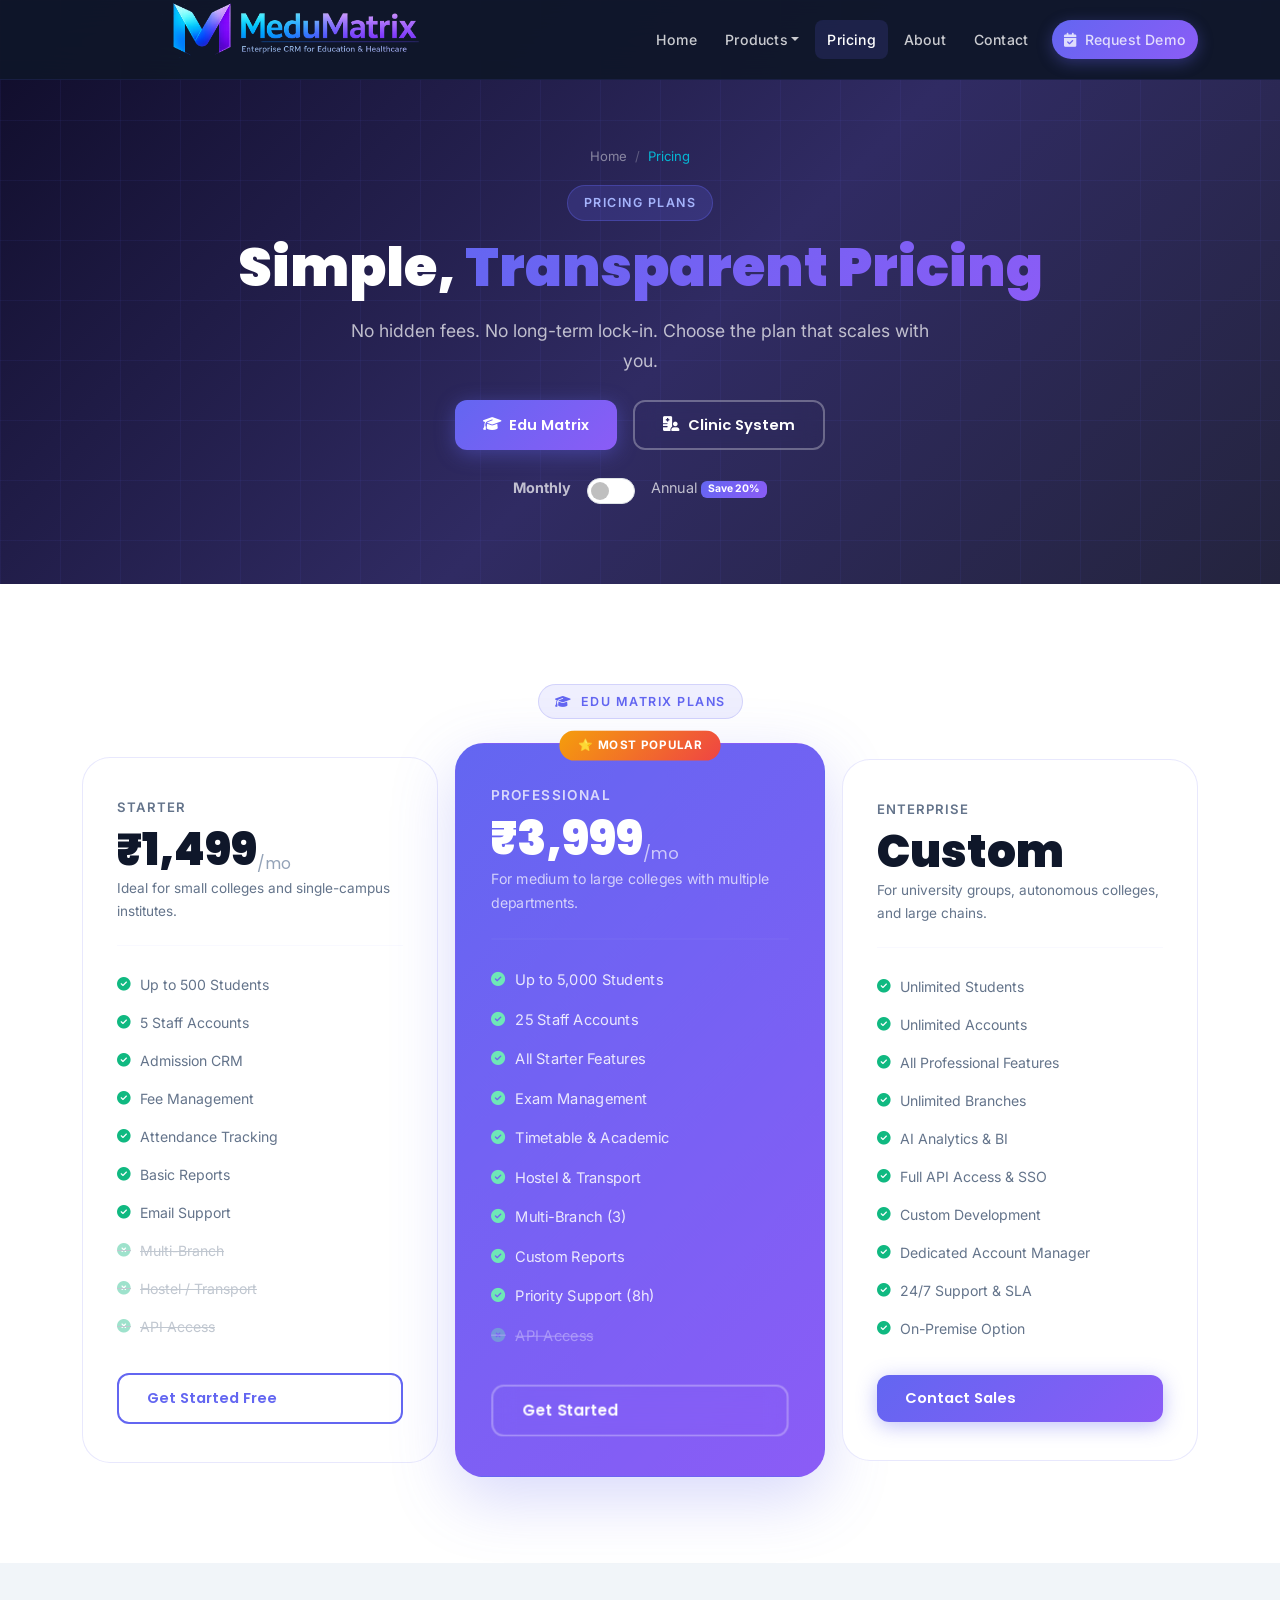
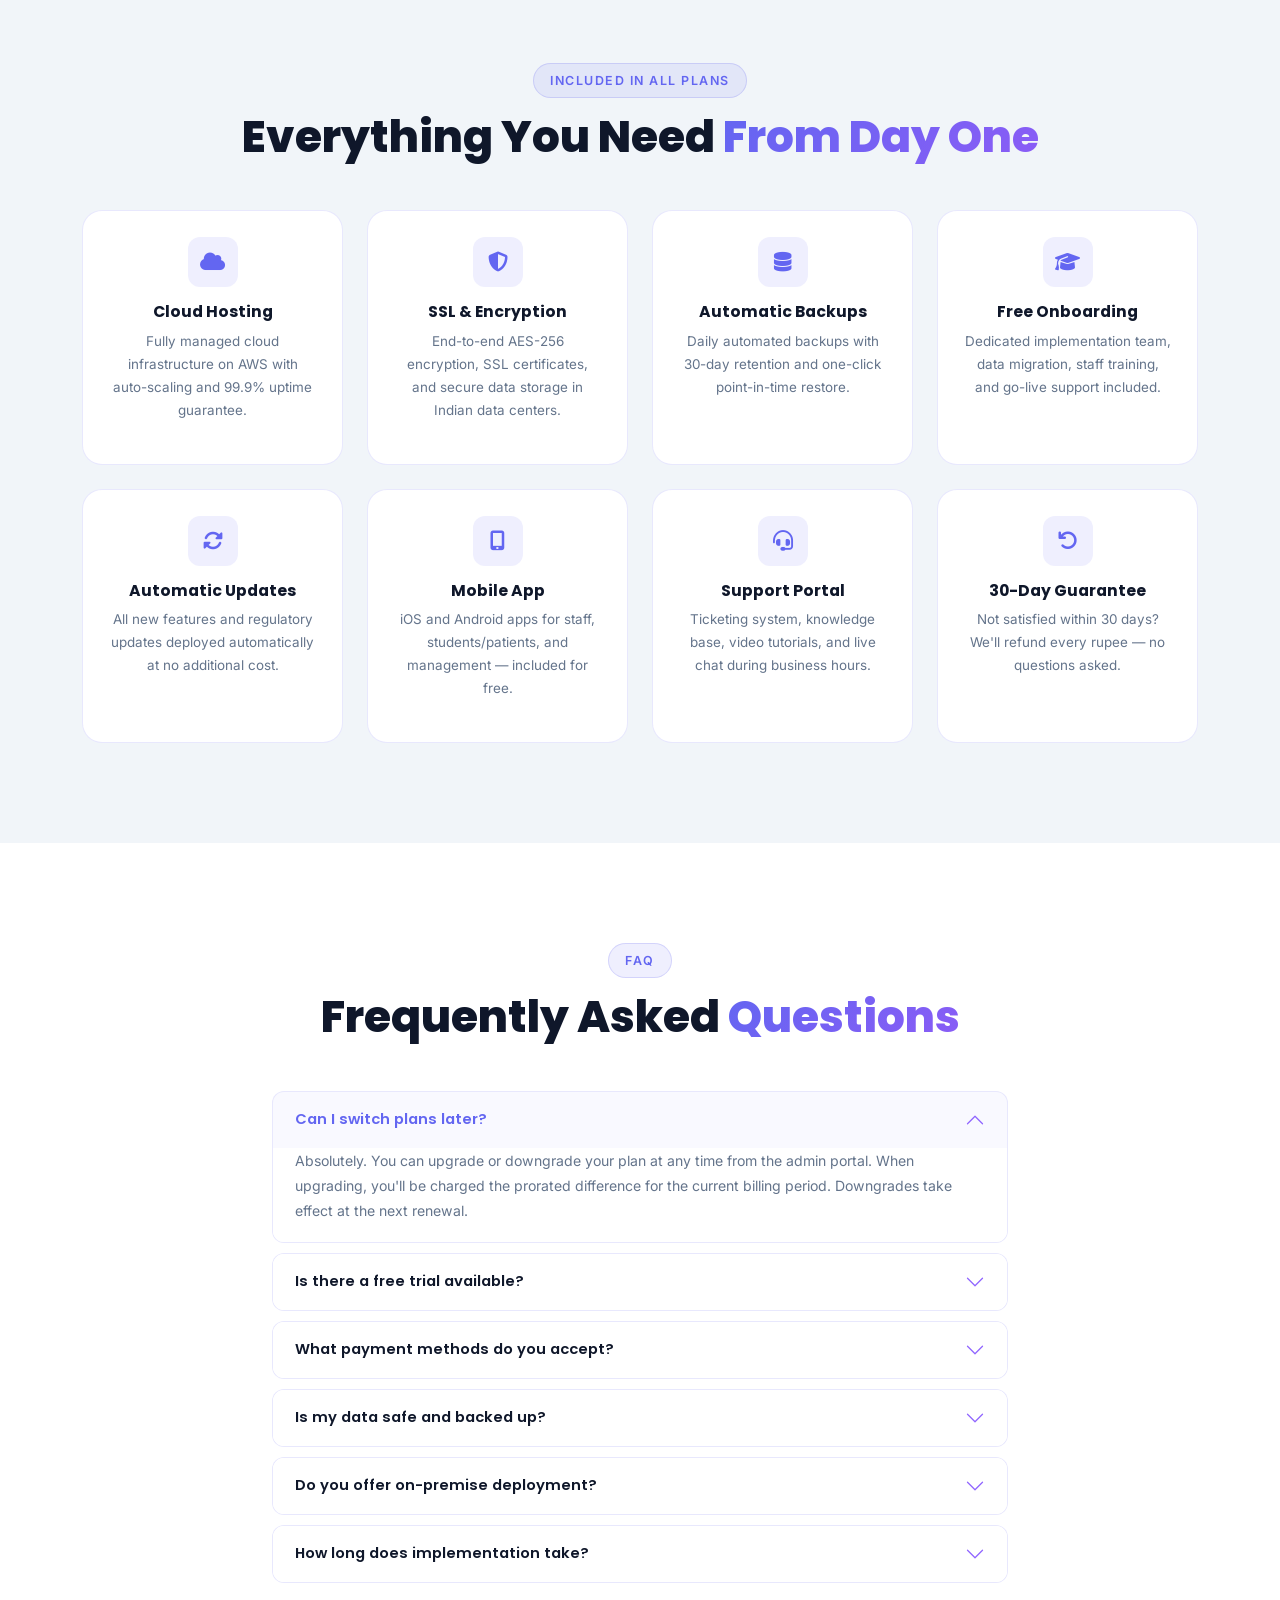
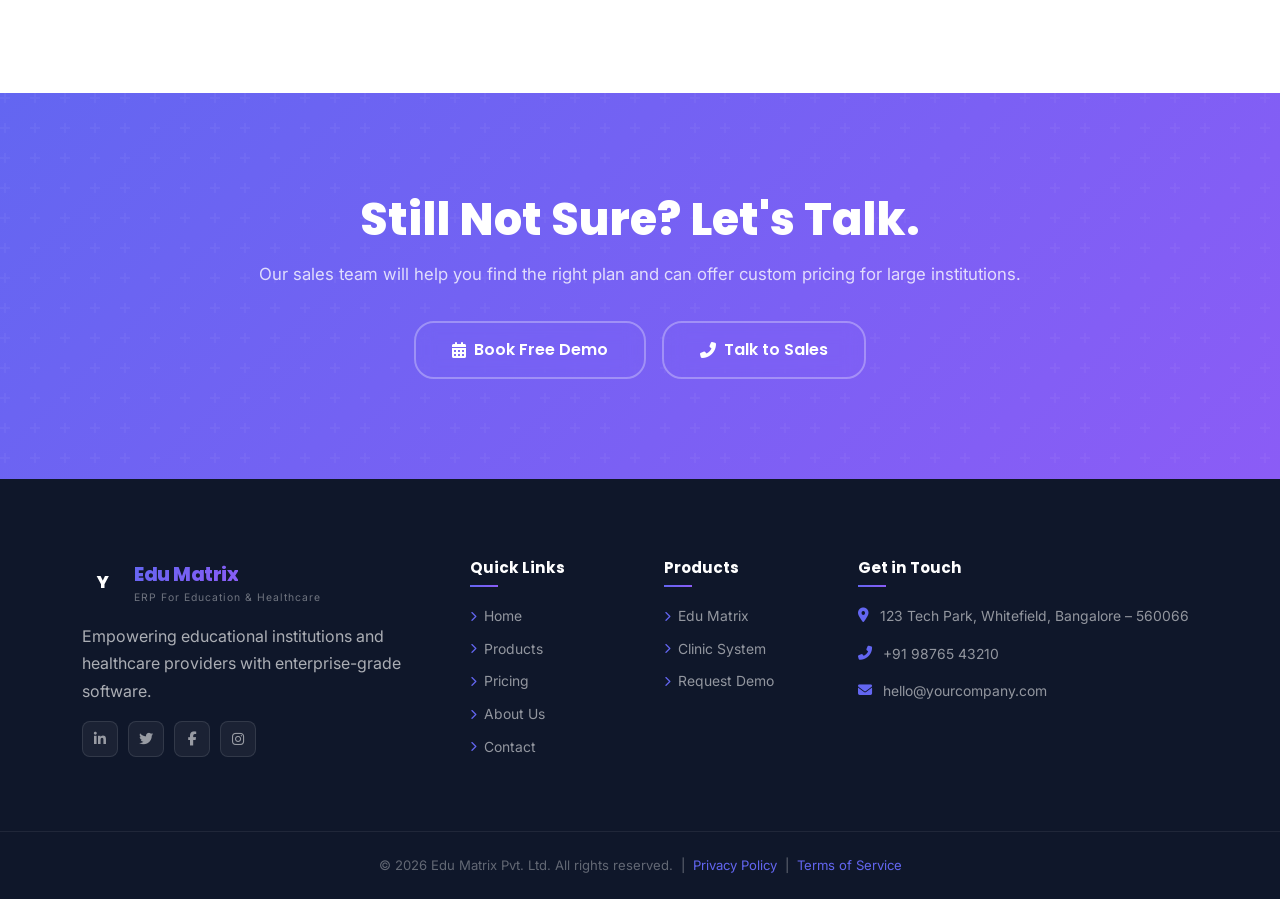
<file: website/pricing.html>
<!DOCTYPE html>
<html lang="en">
<head>
  <meta charset="UTF-8" />
  <meta name="viewport" content="width=device-width, initial-scale=1.0" />
  <meta name="description" content="Pricing plans for Edu Matrix and Clinic Management System by Edu Matrix. Starter, Professional, and Enterprise plans." />
  <title>Pricing | Edu Matrix</title>
  <link rel="icon" href="data:image/svg+xml,<svg xmlns='http://www.w3.org/2000/svg' viewBox='0 0 100 100'><rect width='100' height='100' rx='20' fill='%236366f1'/><text y='.9em' font-size='70' x='15' fill='white' font-weight='900'>Y</text></svg>" />
  <link rel="stylesheet" href="https://cdn.jsdelivr.net/npm/bootstrap@5.3.2/dist/css/bootstrap.min.css" />
  <link rel="stylesheet" href="https://cdnjs.cloudflare.com/ajax/libs/font-awesome/6.5.1/css/all.min.css" />
  <link rel="stylesheet" href="https://unpkg.com/aos@2.3.4/dist/aos.css" />
  <link rel="stylesheet" href="style.css" />
</head>
<body>

  <div id="page-loader">
    <div class="loader-inner">
      <div class="loader-logo">Pricing Plans</div>
      <div class="loader-subtitle">Edu Matrix</div>
      <div class="loader-bar"><div class="loader-progress"></div></div>
    </div>
  </div>

  <nav class="navbar navbar-custom navbar-expand-lg w-100">
    <div class="container">
<a class="navbar-brand-custom" href="index.html">
    <img src="logo.png" class="brand-logo" alt="MeduMatrix">
</a>
      <button class="navbar-toggler" type="button" data-bs-toggle="collapse" data-bs-target="#navbarNav">
        <span class="navbar-toggler-icon"></span>
      </button>
      <div class="collapse navbar-collapse" id="navbarNav">
        <ul class="navbar-nav ms-auto align-items-lg-center gap-1">
          <li class="nav-item"><a class="nav-link" href="index.html">Home</a></li>
          <li class="nav-item dropdown">
            <a class="nav-link dropdown-toggle" href="products.html" data-bs-toggle="dropdown">Products</a>
            <ul class="dropdown-menu dropdown-menu-custom">
              <li><a class="dropdown-item" href="education-crm.html"><i class="fas fa-graduation-cap"></i> Edu Matrix</a></li>
              <li><a class="dropdown-item" href="clinic-management.html"><i class="fas fa-hospital-user"></i> Clinic System</a></li>
            </ul>
          </li>
          <li class="nav-item"><a class="nav-link active" href="pricing.html">Pricing</a></li>
          <li class="nav-item"><a class="nav-link" href="about.html">About</a></li>
          <li class="nav-item"><a class="nav-link" href="contact.html">Contact</a></li>
          <li class="nav-item ms-lg-2">
            <a class="nav-link btn-demo-nav" href="contact.html#demo"><i class="fas fa-calendar-check me-1"></i> Request Demo</a>
          </li>
        </ul>
      </div>
    </div>
  </nav>

  <!-- PAGE HERO -->
  <section class="page-hero">
    <div class="container">
      <div class="page-hero-inner text-center">
        <nav class="breadcrumb-nav justify-content-center">
          <a href="index.html">Home</a><span>/</span>
          <span class="bc-cur">Pricing</span>
        </nav>
        <span class="section-badge" style="background:rgba(99,102,241,.2);color:#a5b4fc;border-color:rgba(99,102,241,.35)">Pricing Plans</span>
        <h1>Simple, <span class="gradient-text">Transparent Pricing</span></h1>
        <p class="mt-3" style="max-width:580px;margin:0 auto;color:rgba(255,255,255,.7)">No hidden fees. No long-term lock-in. Choose the plan that scales with you.</p>

        <!-- Product selector -->
        <div class="d-flex gap-3 justify-content-center mt-4 flex-wrap">
          <button class="btn btn-primary-gradient" id="btnEduPricing" onclick="showPricing('edu')">
            <i class="fas fa-graduation-cap"></i> Edu Matrix
          </button>
          <button class="btn btn-outline-light-custom" id="btnClinicPricing" onclick="showPricing('clinic')">
            <i class="fas fa-hospital-user"></i> Clinic System
          </button>
        </div>

        <!-- Billing toggle -->
        <div class="d-flex align-items-center justify-content-center gap-3 mt-4">
          <span class="toggle-label-m fw-bold" style="font-size:.9rem;color:rgba(255,255,255,.7)">Monthly</span>
          <div class="form-check form-switch mb-0">
            <input class="form-check-input" type="checkbox" id="billingToggle" style="width:48px;height:26px;cursor:pointer" />
          </div>
          <span class="toggle-label-a" style="font-size:.9rem;color:rgba(255,255,255,.7)">
            Annual <span class="badge" style="background:var(--gradient-secondary);font-size:.65rem;vertical-align:middle">Save 20%</span>
          </span>
        </div>
      </div>
    </div>
  </section>

  <!-- EDUCATION PRICING -->
  <section class="section-py" id="edu-pricing">
    <div class="container">
      <div class="text-center mb-4" data-aos="fade-up">
        <span class="section-badge"><i class="fas fa-graduation-cap me-1"></i> Edu Matrix Plans</span>
      </div>
      <div class="row g-4 align-items-center justify-content-center">
        <div class="col-lg-4 col-md-6" data-aos="fade-up" data-aos-delay="50">
          <div class="pricing-card">
            <div class="pricing-plan">Starter</div>
            <div class="pricing-amount"><span data-monthly="₹1,499" data-annual="₹14,990">₹1,499</span><sub>/mo</sub></div>
            <p class="pricing-desc">Ideal for small colleges and single-campus institutes.</p>
            <hr class="pricing-hr" />
            <ul class="pricing-feats">
              <li><i class="fas fa-check-circle"></i> Up to 500 Students</li>
              <li><i class="fas fa-check-circle"></i> 5 Staff Accounts</li>
              <li><i class="fas fa-check-circle"></i> Admission CRM</li>
              <li><i class="fas fa-check-circle"></i> Fee Management</li>
              <li><i class="fas fa-check-circle"></i> Attendance Tracking</li>
              <li><i class="fas fa-check-circle"></i> Basic Reports</li>
              <li><i class="fas fa-check-circle"></i> Email Support</li>
              <li class="na"><i class="fas fa-times-circle"></i> Multi-Branch</li>
              <li class="na"><i class="fas fa-times-circle"></i> Hostel / Transport</li>
              <li class="na"><i class="fas fa-times-circle"></i> API Access</li>
            </ul>
            <a href="contact.html#demo" class="btn btn-outline-primary w-100">Get Started Free</a>
          </div>
        </div>
        <div class="col-lg-4 col-md-6" data-aos="fade-up" data-aos-delay="150">
          <div class="pricing-card popular">
            <div class="popular-badge">⭐ Most Popular</div>
            <div class="pricing-plan">Professional</div>
            <div class="pricing-amount"><span data-monthly="₹3,999" data-annual="₹39,990">₹3,999</span><sub>/mo</sub></div>
            <p class="pricing-desc">For medium to large colleges with multiple departments.</p>
            <hr class="pricing-hr" />
            <ul class="pricing-feats">
              <li><i class="fas fa-check-circle"></i> Up to 5,000 Students</li>
              <li><i class="fas fa-check-circle"></i> 25 Staff Accounts</li>
              <li><i class="fas fa-check-circle"></i> All Starter Features</li>
              <li><i class="fas fa-check-circle"></i> Exam Management</li>
              <li><i class="fas fa-check-circle"></i> Timetable &amp; Academic</li>
              <li><i class="fas fa-check-circle"></i> Hostel &amp; Transport</li>
              <li><i class="fas fa-check-circle"></i> Multi-Branch (3)</li>
              <li><i class="fas fa-check-circle"></i> Custom Reports</li>
              <li><i class="fas fa-check-circle"></i> Priority Support (8h)</li>
              <li class="na"><i class="fas fa-times-circle"></i> API Access</li>
            </ul>
            <a href="contact.html#demo" class="btn btn-outline-light-custom w-100">Get Started</a>
          </div>
        </div>
        <div class="col-lg-4 col-md-6" data-aos="fade-up" data-aos-delay="250">
          <div class="pricing-card">
            <div class="pricing-plan">Enterprise</div>
            <div class="pricing-amount"><span data-monthly="Custom" data-annual="Custom">Custom</span></div>
            <p class="pricing-desc">For university groups, autonomous colleges, and large chains.</p>
            <hr class="pricing-hr" />
            <ul class="pricing-feats">
              <li><i class="fas fa-check-circle"></i> Unlimited Students</li>
              <li><i class="fas fa-check-circle"></i> Unlimited Accounts</li>
              <li><i class="fas fa-check-circle"></i> All Professional Features</li>
              <li><i class="fas fa-check-circle"></i> Unlimited Branches</li>
              <li><i class="fas fa-check-circle"></i> AI Analytics &amp; BI</li>
              <li><i class="fas fa-check-circle"></i> Full API Access &amp; SSO</li>
              <li><i class="fas fa-check-circle"></i> Custom Development</li>
              <li><i class="fas fa-check-circle"></i> Dedicated Account Manager</li>
              <li><i class="fas fa-check-circle"></i> 24/7 Support &amp; SLA</li>
              <li><i class="fas fa-check-circle"></i> On-Premise Option</li>
            </ul>
            <a href="contact.html#demo" class="btn btn-primary-gradient w-100">Contact Sales</a>
          </div>
        </div>
      </div>
    </div>
  </section>

  <!-- CLINIC PRICING (hidden by default, shown via JS) -->
  <section class="section-py" id="clinic-pricing" style="display:none">
    <div class="container">
      <div class="text-center mb-4" data-aos="fade-up">
        <span class="section-badge clinic"><i class="fas fa-hospital-user me-1"></i> Clinic Management Plans</span>
      </div>
      <div class="row g-4 align-items-center justify-content-center">
        <div class="col-lg-4 col-md-6">
          <div class="pricing-card">
            <div class="pricing-plan">Starter</div>
            <div class="pricing-amount"><span data-monthly="₹999" data-annual="₹9,990">₹999</span><sub>/mo</sub></div>
            <p class="pricing-desc">For solo practitioners and small single-room clinics.</p>
            <hr class="pricing-hr" />
            <ul class="pricing-feats">
              <li><i class="fas fa-check-circle"></i> Up to 200 Patients/Month</li>
              <li><i class="fas fa-check-circle"></i> 3 Staff Accounts</li>
              <li><i class="fas fa-check-circle"></i> OPD Registration</li>
              <li><i class="fas fa-check-circle"></i> Digital Prescriptions</li>
              <li><i class="fas fa-check-circle"></i> Basic Billing</li>
              <li><i class="fas fa-check-circle"></i> Appointment Scheduling</li>
              <li class="na"><i class="fas fa-times-circle"></i> Lab Module</li>
              <li class="na"><i class="fas fa-times-circle"></i> Insurance / TPA</li>
              <li class="na"><i class="fas fa-times-circle"></i> IPD Management</li>
            </ul>
            <a href="contact.html#demo" class="btn btn-outline-primary w-100">Get Started Free</a>
          </div>
        </div>
        <div class="col-lg-4 col-md-6">
          <div class="pricing-card popular" style="background:var(--gradient-clinic)">
            <div class="popular-badge">⭐ Most Popular</div>
            <div class="pricing-plan">Professional</div>
            <div class="pricing-amount"><span data-monthly="₹2,999" data-annual="₹29,990">₹2,999</span><sub>/mo</sub></div>
            <p class="pricing-desc">For multi-specialty clinics and small hospitals.</p>
            <hr class="pricing-hr" />
            <ul class="pricing-feats">
              <li><i class="fas fa-check-circle"></i> Unlimited Patients</li>
              <li><i class="fas fa-check-circle"></i> 15 Staff Accounts</li>
              <li><i class="fas fa-check-circle"></i> OPD + IPD Management</li>
              <li><i class="fas fa-check-circle"></i> Full EMR</li>
              <li><i class="fas fa-check-circle"></i> Lab Integration</li>
              <li><i class="fas fa-check-circle"></i> GST Billing &amp; Insurance</li>
              <li><i class="fas fa-check-circle"></i> Pharmacy Module</li>
              <li><i class="fas fa-check-circle"></i> Priority Support</li>
              <li class="na"><i class="fas fa-times-circle"></i> Multi-Branch</li>
            </ul>
            <a href="contact.html#demo" class="btn btn-outline-light-custom w-100">Get Started</a>
          </div>
        </div>
        <div class="col-lg-4 col-md-6">
          <div class="pricing-card">
            <div class="pricing-plan">Enterprise</div>
            <div class="pricing-amount"><span data-monthly="Custom" data-annual="Custom">Custom</span></div>
            <p class="pricing-desc">For hospital chains, medical groups, and healthcare networks.</p>
            <hr class="pricing-hr" />
            <ul class="pricing-feats">
              <li><i class="fas fa-check-circle"></i> Unlimited Everything</li>
              <li><i class="fas fa-check-circle"></i> Unlimited Staff</li>
              <li><i class="fas fa-check-circle"></i> All Pro Features</li>
              <li><i class="fas fa-check-circle"></i> Unlimited Branches</li>
              <li><i class="fas fa-check-circle"></i> NABH / NABL Reporting</li>
              <li><i class="fas fa-check-circle"></i> HL7 / FHIR Integration</li>
              <li><i class="fas fa-check-circle"></i> Dedicated Support Team</li>
              <li><i class="fas fa-check-circle"></i> On-Premise Deployment</li>
              <li><i class="fas fa-check-circle"></i> Custom Module Development</li>
            </ul>
            <a href="contact.html#demo" class="btn btn-primary-gradient w-100">Contact Sales</a>
          </div>
        </div>
      </div>
    </div>
  </section>

  <!-- INCLUDED IN ALL PLANS -->
  <section class="section-py bg-light-section">
    <div class="container">
      <div class="text-center mb-5" data-aos="fade-up">
        <span class="section-badge">Included in All Plans</span>
        <h2 class="section-title">Everything You Need <span class="gradient-text">From Day One</span></h2>
      </div>
      <div class="row g-4">
        <div class="col-lg-3 col-md-4 col-sm-6" data-aos="zoom-in" data-aos-delay="50">
          <div class="feature-card text-center">
            <div class="feat-icon mx-auto"><i class="fas fa-cloud"></i></div>
            <h4>Cloud Hosting</h4>
            <p>Fully managed cloud infrastructure on AWS with auto-scaling and 99.9% uptime guarantee.</p>
          </div>
        </div>
        <div class="col-lg-3 col-md-4 col-sm-6" data-aos="zoom-in" data-aos-delay="100">
          <div class="feature-card text-center">
            <div class="feat-icon mx-auto"><i class="fas fa-shield-alt"></i></div>
            <h4>SSL &amp; Encryption</h4>
            <p>End-to-end AES-256 encryption, SSL certificates, and secure data storage in Indian data centers.</p>
          </div>
        </div>
        <div class="col-lg-3 col-md-4 col-sm-6" data-aos="zoom-in" data-aos-delay="150">
          <div class="feature-card text-center">
            <div class="feat-icon mx-auto"><i class="fas fa-database"></i></div>
            <h4>Automatic Backups</h4>
            <p>Daily automated backups with 30-day retention and one-click point-in-time restore.</p>
          </div>
        </div>
        <div class="col-lg-3 col-md-4 col-sm-6" data-aos="zoom-in" data-aos-delay="200">
          <div class="feature-card text-center">
            <div class="feat-icon mx-auto"><i class="fas fa-graduation-cap"></i></div>
            <h4>Free Onboarding</h4>
            <p>Dedicated implementation team, data migration, staff training, and go-live support included.</p>
          </div>
        </div>
        <div class="col-lg-3 col-md-4 col-sm-6" data-aos="zoom-in" data-aos-delay="250">
          <div class="feature-card text-center">
            <div class="feat-icon mx-auto"><i class="fas fa-sync-alt"></i></div>
            <h4>Automatic Updates</h4>
            <p>All new features and regulatory updates deployed automatically at no additional cost.</p>
          </div>
        </div>
        <div class="col-lg-3 col-md-4 col-sm-6" data-aos="zoom-in" data-aos-delay="300">
          <div class="feature-card text-center">
            <div class="feat-icon mx-auto"><i class="fas fa-mobile-alt"></i></div>
            <h4>Mobile App</h4>
            <p>iOS and Android apps for staff, students/patients, and management — included for free.</p>
          </div>
        </div>
        <div class="col-lg-3 col-md-4 col-sm-6" data-aos="zoom-in" data-aos-delay="350">
          <div class="feature-card text-center">
            <div class="feat-icon mx-auto"><i class="fas fa-headset"></i></div>
            <h4>Support Portal</h4>
            <p>Ticketing system, knowledge base, video tutorials, and live chat during business hours.</p>
          </div>
        </div>
        <div class="col-lg-3 col-md-4 col-sm-6" data-aos="zoom-in" data-aos-delay="400">
          <div class="feature-card text-center">
            <div class="feat-icon mx-auto"><i class="fas fa-undo"></i></div>
            <h4>30-Day Guarantee</h4>
            <p>Not satisfied within 30 days? We'll refund every rupee — no questions asked.</p>
          </div>
        </div>
      </div>
    </div>
  </section>

  <!-- FAQ -->
  <section class="section-py">
    <div class="container">
      <div class="text-center mb-5" data-aos="fade-up">
        <span class="section-badge">FAQ</span>
        <h2 class="section-title">Frequently Asked <span class="gradient-text">Questions</span></h2>
      </div>
      <div class="row justify-content-center">
        <div class="col-lg-8" data-aos="fade-up" data-aos-delay="100">
          <div class="accordion" id="faqAccordion">
            <div class="accordion-item faq-item">
              <h2 class="accordion-header">
                <button class="accordion-button faq-btn" type="button" data-bs-toggle="collapse" data-bs-target="#faq1">
                  Can I switch plans later?
                </button>
              </h2>
              <div id="faq1" class="accordion-collapse collapse show" data-bs-parent="#faqAccordion">
                <div class="accordion-body faq-body">
                  Absolutely. You can upgrade or downgrade your plan at any time from the admin portal. When upgrading, you'll be charged the prorated difference for the current billing period. Downgrades take effect at the next renewal.
                </div>
              </div>
            </div>
            <div class="accordion-item faq-item">
              <h2 class="accordion-header">
                <button class="accordion-button faq-btn collapsed" type="button" data-bs-toggle="collapse" data-bs-target="#faq2">
                  Is there a free trial available?
                </button>
              </h2>
              <div id="faq2" class="accordion-collapse collapse" data-bs-parent="#faqAccordion">
                <div class="accordion-body faq-body">
                  Yes! We offer a free 14-day trial for the Starter and Professional plans with no credit card required. You get full access to all features in that plan so you can evaluate the software thoroughly before committing.
                </div>
              </div>
            </div>
            <div class="accordion-item faq-item">
              <h2 class="accordion-header">
                <button class="accordion-button faq-btn collapsed" type="button" data-bs-toggle="collapse" data-bs-target="#faq3">
                  What payment methods do you accept?
                </button>
              </h2>
              <div id="faq3" class="accordion-collapse collapse" data-bs-parent="#faqAccordion">
                <div class="accordion-body faq-body">
                  We accept all major credit/debit cards, UPI, net banking, NEFT/RTGS, and demand drafts for annual subscriptions. We can also issue GST invoices for institutional procurement processes.
                </div>
              </div>
            </div>
            <div class="accordion-item faq-item">
              <h2 class="accordion-header">
                <button class="accordion-button faq-btn collapsed" type="button" data-bs-toggle="collapse" data-bs-target="#faq4">
                  Is my data safe and backed up?
                </button>
              </h2>
              <div id="faq4" class="accordion-collapse collapse" data-bs-parent="#faqAccordion">
                <div class="accordion-body faq-body">
                  Your data is hosted on AWS infrastructure in Indian data centres, with AES-256 encryption at rest and in transit. Automated daily backups are retained for 30 days, and you can export your data anytime in standard formats (CSV/Excel).
                </div>
              </div>
            </div>
            <div class="accordion-item faq-item">
              <h2 class="accordion-header">
                <button class="accordion-button faq-btn collapsed" type="button" data-bs-toggle="collapse" data-bs-target="#faq5">
                  Do you offer on-premise deployment?
                </button>
              </h2>
              <div id="faq5" class="accordion-collapse collapse" data-bs-parent="#faqAccordion">
                <div class="accordion-body faq-body">
                  On-premise deployment is available exclusively on the Enterprise plan for institutions with strict data sovereignty requirements. Contact our sales team for a custom quote and technical specifications.
                </div>
              </div>
            </div>
            <div class="accordion-item faq-item">
              <h2 class="accordion-header">
                <button class="accordion-button faq-btn collapsed" type="button" data-bs-toggle="collapse" data-bs-target="#faq6">
                  How long does implementation take?
                </button>
              </h2>
              <div id="faq6" class="accordion-collapse collapse" data-bs-parent="#faqAccordion">
                <div class="accordion-body faq-body">
                  Starter plan clients are typically live within 3–5 business days. Professional plan implementation takes 7–14 days including data migration. Enterprise deployments are planned based on scope, typically 3–6 weeks with a dedicated project manager.
                </div>
              </div>
            </div>
          </div>
        </div>
      </div>
    </div>
  </section>

  <!-- CTA -->
  <section class="cta-section section-py">
    <div class="container">
      <div class="cta-inner text-center">
        <h2 class="cta-title">Still Not Sure? Let's Talk.</h2>
        <p class="cta-subtitle">Our sales team will help you find the right plan and can offer custom pricing for large institutions.</p>
        <div class="d-flex gap-3 justify-content-center flex-wrap">
          <a href="contact.html#demo" class="btn btn-outline-light-custom btn-lg-custom"><i class="fas fa-calendar-alt"></i> Book Free Demo</a>
          <a href="contact.html" class="btn btn-outline-light-custom btn-lg-custom"><i class="fas fa-phone-alt"></i> Talk to Sales</a>
        </div>
      </div>
    </div>
  </section>

  <!-- FOOTER -->
  <footer class="footer">
    <div class="container">
      <div class="row g-5">
        <div class="col-lg-4 col-md-6">
          <div class="navbar-brand-custom mb-3">
            <div class="brand-logo">Y</div>
            <div><span class="brand-name">Edu Matrix</span><span class="brand-tagline">ERP For Education & Healthcare</span></div>
          </div>
          <p>Empowering educational institutions and healthcare providers with enterprise-grade software.</p>
          <div class="social-links">
            <a href="#" class="social-link"><i class="fab fa-linkedin-in"></i></a>
            <a href="#" class="social-link"><i class="fab fa-twitter"></i></a>
            <a href="#" class="social-link"><i class="fab fa-facebook-f"></i></a>
            <a href="#" class="social-link"><i class="fab fa-instagram"></i></a>
          </div>
        </div>
        <div class="col-lg-2 col-md-3 col-6">
          <h6 class="footer-heading">Quick Links</h6>
          <ul class="footer-links">
            <li><a href="index.html"><i class="fas fa-chevron-right"></i> Home</a></li>
            <li><a href="products.html"><i class="fas fa-chevron-right"></i> Products</a></li>
            <li><a href="pricing.html"><i class="fas fa-chevron-right"></i> Pricing</a></li>
            <li><a href="about.html"><i class="fas fa-chevron-right"></i> About Us</a></li>
            <li><a href="contact.html"><i class="fas fa-chevron-right"></i> Contact</a></li>
          </ul>
        </div>
        <div class="col-lg-2 col-md-3 col-6">
          <h6 class="footer-heading">Products</h6>
          <ul class="footer-links">
            <li><a href="education-crm.html"><i class="fas fa-chevron-right"></i> Edu Matrix</a></li>
            <li><a href="clinic-management.html"><i class="fas fa-chevron-right"></i> Clinic System</a></li>
            <li><a href="contact.html#demo"><i class="fas fa-chevron-right"></i> Request Demo</a></li>
          </ul>
        </div>
        <div class="col-lg-4 col-md-6">
          <h6 class="footer-heading">Get in Touch</h6>
          <div class="footer-contact-item"><i class="fas fa-map-marker-alt"></i><p>123 Tech Park, Whitefield, Bangalore – 560066</p></div>
          <div class="footer-contact-item"><i class="fas fa-phone-alt"></i><p>+91 98765 43210</p></div>
          <div class="footer-contact-item"><i class="fas fa-envelope"></i><p>hello@yourcompany.com</p></div>
        </div>
      </div>
    </div>
    <div class="footer-bottom">
      <div class="container">
        <p>&copy; 2026 Edu Matrix Pvt. Ltd. All rights reserved. &nbsp;|&nbsp; <a href="#">Privacy Policy</a> &nbsp;|&nbsp; <a href="#">Terms of Service</a></p>
      </div>
    </div>
  </footer>

  <button class="back-to-top" id="backToTop"><i class="fas fa-arrow-up"></i></button>
  <script src="https://cdn.jsdelivr.net/npm/bootstrap@5.3.2/dist/js/bootstrap.bundle.min.js"></script>
  <script src="https://unpkg.com/aos@2.3.4/dist/aos.js"></script>
  <script src="script.js"></script>
  <script>
    function showPricing(type) {
      const eduSection    = document.getElementById('edu-pricing');
      const clinicSection = document.getElementById('clinic-pricing');
      const btnEdu        = document.getElementById('btnEduPricing');
      const btnClinic     = document.getElementById('btnClinicPricing');
      if (type === 'edu') {
        eduSection.style.display = '';
        clinicSection.style.display = 'none';
        btnEdu.className    = 'btn btn-primary-gradient';
        btnClinic.className = 'btn btn-outline-light-custom';
      } else {
        eduSection.style.display    = 'none';
        clinicSection.style.display = '';
        btnClinic.className = 'btn btn-clinic-gradient';
        btnEdu.className    = 'btn btn-outline-light-custom';
      }
    }
  </script>
</body>
</html>
</file>
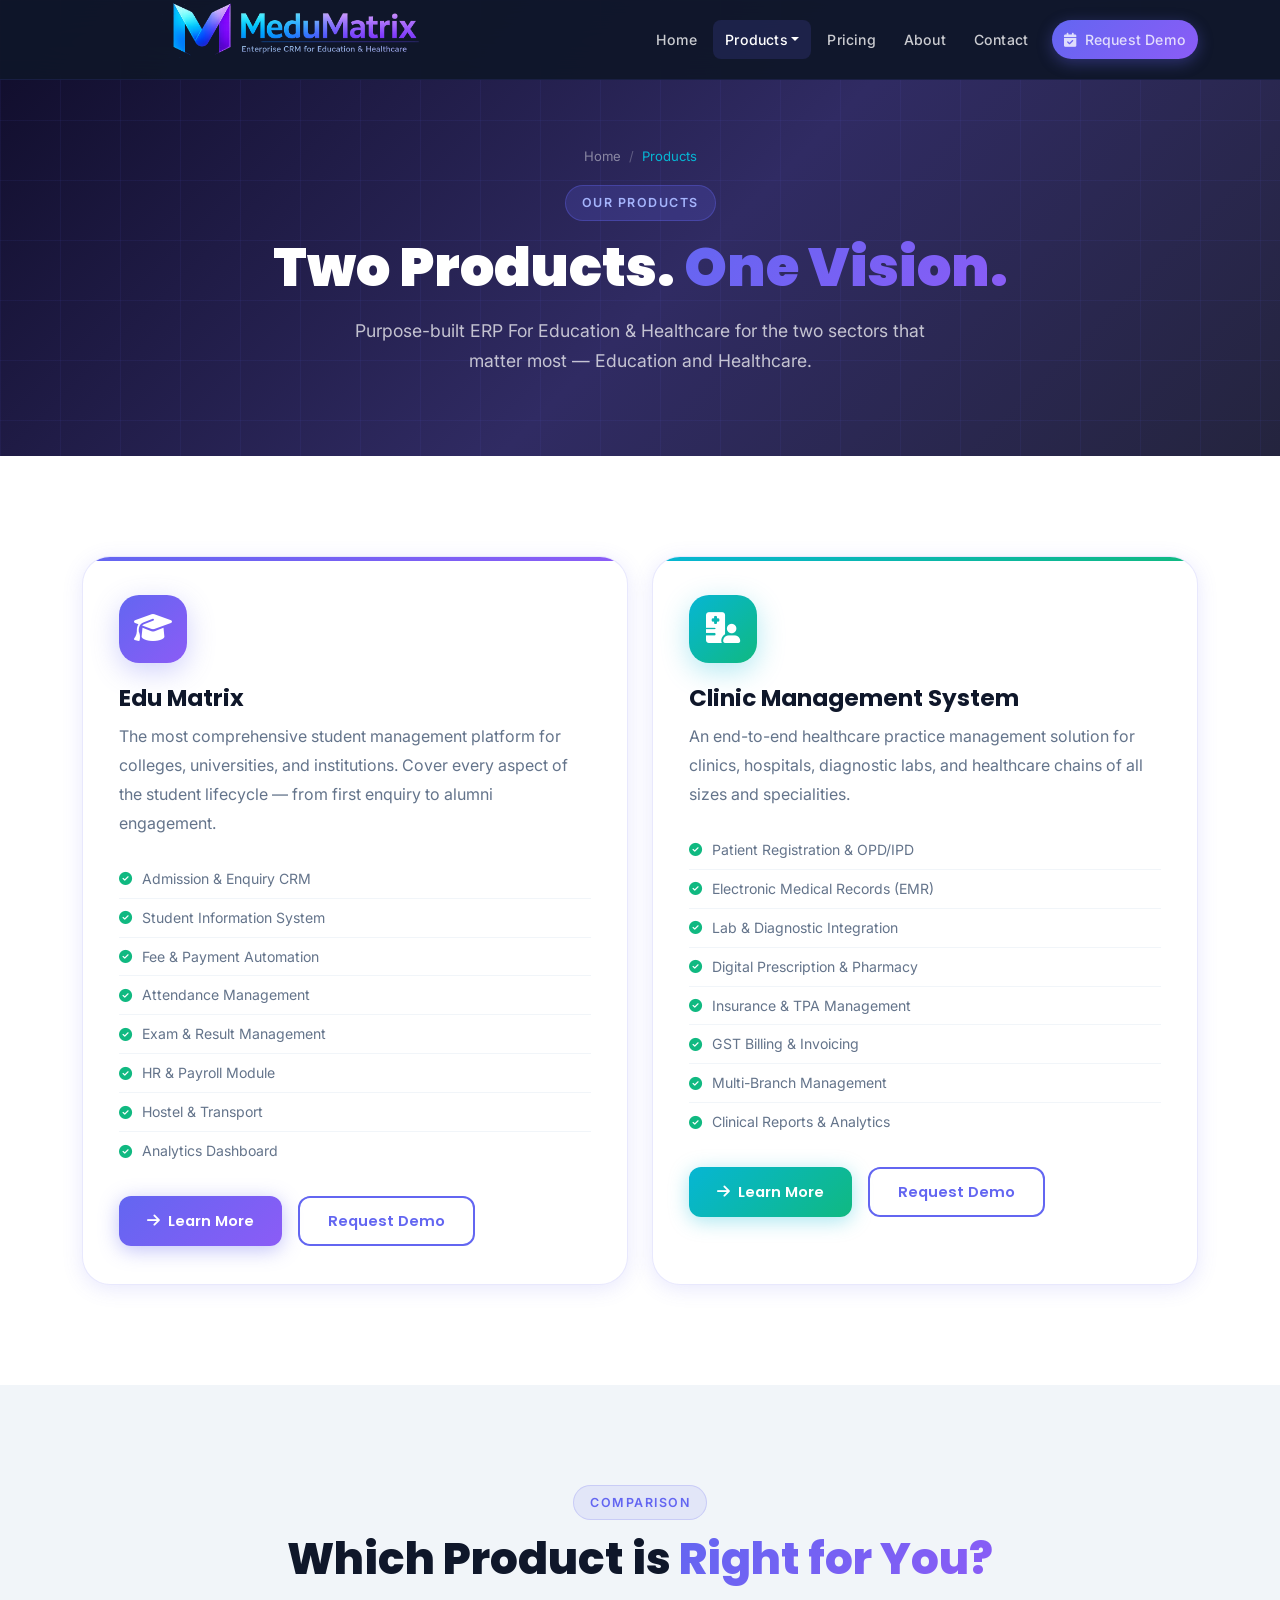
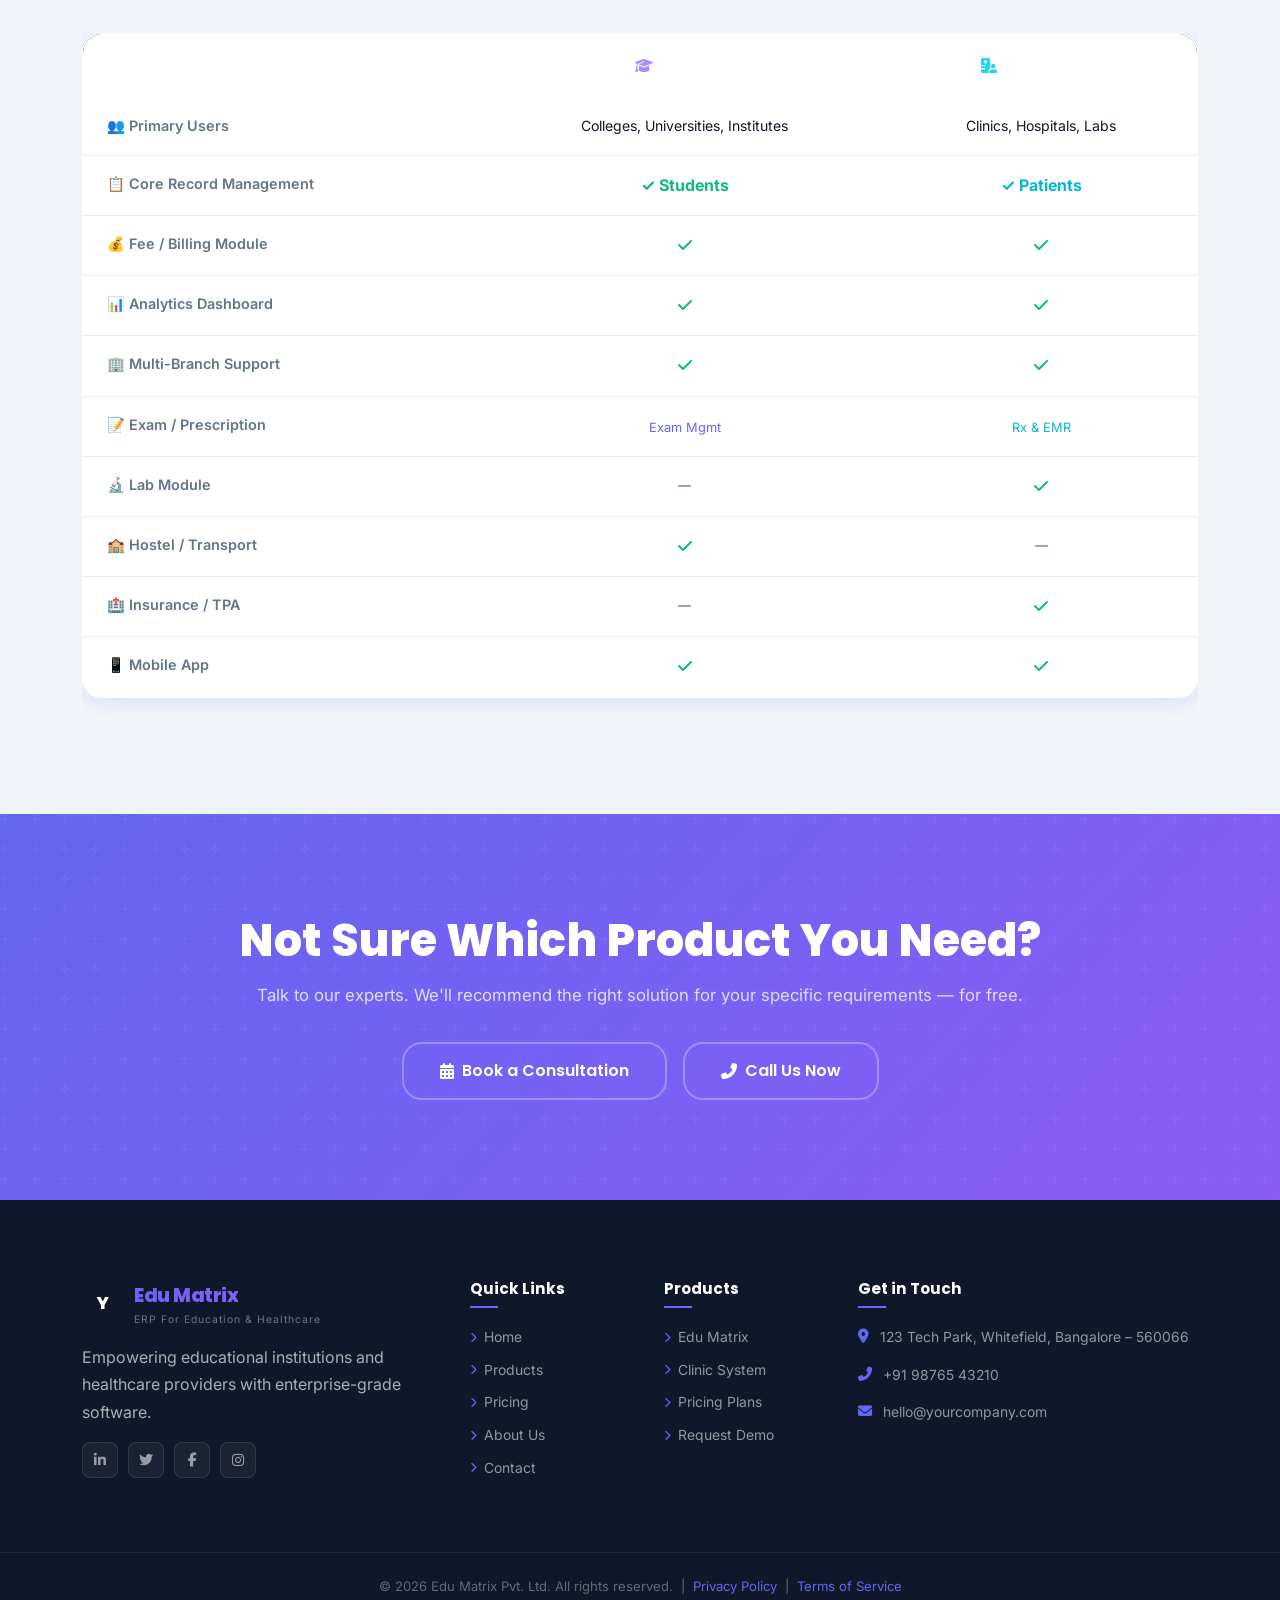
<file: website/products.html>
<!DOCTYPE html>
<html lang="en">
<head>
  <meta charset="UTF-8" />
  <meta name="viewport" content="width=device-width, initial-scale=1.0" />
  <meta name="description" content="Products — Edu Matrix and Clinic Management System by Edu Matrix. ERP For Education & Healthcare for education and healthcare sectors." />
  <title>Products | Edu Matrix</title>
  <link rel="icon" href="data:image/svg+xml,<svg xmlns='http://www.w3.org/2000/svg' viewBox='0 0 100 100'><rect width='100' height='100' rx='20' fill='%236366f1'/><text y='.9em' font-size='70' x='15' fill='white' font-weight='900'>Y</text></svg>" />
  <link rel="stylesheet" href="https://cdn.jsdelivr.net/npm/bootstrap@5.3.2/dist/css/bootstrap.min.css" />
  <link rel="stylesheet" href="https://cdnjs.cloudflare.com/ajax/libs/font-awesome/6.5.1/css/all.min.css" />
  <link rel="stylesheet" href="https://unpkg.com/aos@2.3.4/dist/aos.css" />
  <link rel="stylesheet" href="style.css" />
</head>
<body>

  <div id="page-loader">
    <div class="loader-inner">
      <div class="loader-logo">Our Products</div>
      <div class="loader-subtitle">Edu Matrix</div>
      <div class="loader-bar"><div class="loader-progress"></div></div>
    </div>
  </div>

  <nav class="navbar navbar-custom navbar-expand-lg w-100">
    <div class="container">
 <a class="navbar-brand-custom" href="index.html">
    <img src="logo.png" class="brand-logo" alt="MeduMatrix">
</a>
      <button class="navbar-toggler" type="button" data-bs-toggle="collapse" data-bs-target="#navbarNav">
        <span class="navbar-toggler-icon"></span>
      </button>
      <div class="collapse navbar-collapse" id="navbarNav">
        <ul class="navbar-nav ms-auto align-items-lg-center gap-1">
          <li class="nav-item"><a class="nav-link" href="index.html">Home</a></li>
          <li class="nav-item dropdown">
            <a class="nav-link dropdown-toggle active" href="products.html" data-bs-toggle="dropdown">Products</a>
            <ul class="dropdown-menu dropdown-menu-custom">
              <li><a class="dropdown-item" href="education-crm.html"><i class="fas fa-graduation-cap"></i> Edu Matrix</a></li>
              <li><a class="dropdown-item" href="clinic-management.html"><i class="fas fa-hospital-user"></i> Clinic System</a></li>
            </ul>
          </li>
          <li class="nav-item"><a class="nav-link" href="pricing.html">Pricing</a></li>
          <li class="nav-item"><a class="nav-link" href="about.html">About</a></li>
          <li class="nav-item"><a class="nav-link" href="contact.html">Contact</a></li>
          <li class="nav-item ms-lg-2">
            <a class="nav-link btn-demo-nav" href="contact.html#demo"><i class="fas fa-calendar-check me-1"></i> Request Demo</a>
          </li>
        </ul>
      </div>
    </div>
  </nav>

  <!-- PAGE HERO -->
  <section class="page-hero">
    <div class="container">
      <div class="page-hero-inner text-center">
        <nav class="breadcrumb-nav justify-content-center">
          <a href="index.html">Home</a><span>/</span>
          <span class="bc-cur">Products</span>
        </nav>
        <span class="section-badge" style="background:rgba(99,102,241,.2);color:#a5b4fc;border-color:rgba(99,102,241,.35)">Our Products</span>
        <h1>Two Products. <span class="gradient-text">One Vision.</span></h1>
        <p class="mt-3" style="max-width:580px;margin:0 auto">Purpose-built ERP For Education & Healthcare for the two sectors that matter most — Education and Healthcare.</p>
      </div>
    </div>
  </section>

  <!-- PRODUCT OVERVIEW -->
  <section class="section-py">
    <div class="container">
      <div class="row g-4">
        <div class="col-lg-6" data-aos="fade-right" data-aos-delay="100">
          <div class="product-card h-100">
            <div class="product-icon"><i class="fas fa-graduation-cap"></i></div>
            <h3>Edu Matrix</h3>
            <p>The most comprehensive student management platform for colleges, universities, and institutions. Cover every aspect of the student lifecycle — from first enquiry to alumni engagement.</p>
            <ul class="product-feats">
              <li><i class="fas fa-check-circle"></i> Admission &amp; Enquiry CRM</li>
              <li><i class="fas fa-check-circle"></i> Student Information System</li>
              <li><i class="fas fa-check-circle"></i> Fee &amp; Payment Automation</li>
              <li><i class="fas fa-check-circle"></i> Attendance Management</li>
              <li><i class="fas fa-check-circle"></i> Exam &amp; Result Management</li>
              <li><i class="fas fa-check-circle"></i> HR &amp; Payroll Module</li>
              <li><i class="fas fa-check-circle"></i> Hostel &amp; Transport</li>
              <li><i class="fas fa-check-circle"></i> Analytics Dashboard</li>
            </ul>
            <div class="d-flex gap-3 flex-wrap">
              <a href="education-crm.html" class="btn btn-primary-gradient"><i class="fas fa-arrow-right"></i> Learn More</a>
              <a href="contact.html#demo" class="btn btn-outline-primary">Request Demo</a>
            </div>
          </div>
        </div>
        <div class="col-lg-6" data-aos="fade-left" data-aos-delay="200">
          <div class="product-card clinic h-100">
            <div class="product-icon clinic"><i class="fas fa-hospital-user"></i></div>
            <h3>Clinic Management System</h3>
            <p>An end-to-end healthcare practice management solution for clinics, hospitals, diagnostic labs, and healthcare chains of all sizes and specialities.</p>
            <ul class="product-feats">
              <li><i class="fas fa-check-circle"></i> Patient Registration &amp; OPD/IPD</li>
              <li><i class="fas fa-check-circle"></i> Electronic Medical Records (EMR)</li>
              <li><i class="fas fa-check-circle"></i> Lab &amp; Diagnostic Integration</li>
              <li><i class="fas fa-check-circle"></i> Digital Prescription &amp; Pharmacy</li>
              <li><i class="fas fa-check-circle"></i> Insurance &amp; TPA Management</li>
              <li><i class="fas fa-check-circle"></i> GST Billing &amp; Invoicing</li>
              <li><i class="fas fa-check-circle"></i> Multi-Branch Management</li>
              <li><i class="fas fa-check-circle"></i> Clinical Reports &amp; Analytics</li>
            </ul>
            <div class="d-flex gap-3 flex-wrap">
              <a href="clinic-management.html" class="btn btn-clinic-gradient"><i class="fas fa-arrow-right"></i> Learn More</a>
              <a href="contact.html#demo" class="btn btn-outline-primary">Request Demo</a>
            </div>
          </div>
        </div>
      </div>
    </div>
  </section>

  <!-- COMPARISON TABLE -->
  <section class="section-py bg-light-section">
    <div class="container">
      <div class="text-center mb-5" data-aos="fade-up">
        <span class="section-badge">Comparison</span>
        <h2 class="section-title">Which Product is <span class="gradient-text">Right for You?</span></h2>
      </div>
      <div class="table-responsive" data-aos="fade-up" data-aos-delay="100">
        <table class="table" style="background:white;border-radius:var(--radius-lg);overflow:hidden;box-shadow:var(--shadow-md);border:1px solid var(--border-color)">
          <thead>
            <tr style="background:var(--gradient-dark)">
              <th style="color:rgba(255,255,255,.7);padding:20px 24px;font-size:.9rem;font-weight:600;border:none">Feature / Capability</th>
              <th style="color:white;padding:20px 24px;font-size:.9rem;font-weight:700;border:none;text-align:center">
                <i class="fas fa-graduation-cap me-2" style="color:#a78bfa"></i>Edu Matrix
              </th>
              <th style="color:white;padding:20px 24px;font-size:.9rem;font-weight:700;border:none;text-align:center">
                <i class="fas fa-hospital-user me-2" style="color:#22d3ee"></i>Clinic System
              </th>
            </tr>
          </thead>
          <tbody>
            <tr style="background:rgba(99,102,241,.03)">
              <td style="padding:16px 24px;font-size:.9rem;font-weight:600;color:var(--text-secondary)">👥 Primary Users</td>
              <td style="padding:16px 24px;font-size:.88rem;text-align:center;color:var(--dark)">Colleges, Universities, Institutes</td>
              <td style="padding:16px 24px;font-size:.88rem;text-align:center;color:var(--dark)">Clinics, Hospitals, Labs</td>
            </tr>
            <tr>
              <td style="padding:16px 24px;font-size:.9rem;font-weight:600;color:var(--text-secondary)">📋 Core Record Management</td>
              <td style="padding:16px 24px;text-align:center"><span style="color:var(--accent-green);font-weight:700">✓ Students</span></td>
              <td style="padding:16px 24px;text-align:center"><span style="color:var(--accent);font-weight:700">✓ Patients</span></td>
            </tr>
            <tr style="background:rgba(99,102,241,.03)">
              <td style="padding:16px 24px;font-size:.9rem;font-weight:600;color:var(--text-secondary)">💰 Fee / Billing Module</td>
              <td style="padding:16px 24px;text-align:center"><i class="fas fa-check" style="color:var(--accent-green)"></i></td>
              <td style="padding:16px 24px;text-align:center"><i class="fas fa-check" style="color:var(--accent-green)"></i></td>
            </tr>
            <tr>
              <td style="padding:16px 24px;font-size:.9rem;font-weight:600;color:var(--text-secondary)">📊 Analytics Dashboard</td>
              <td style="padding:16px 24px;text-align:center"><i class="fas fa-check" style="color:var(--accent-green)"></i></td>
              <td style="padding:16px 24px;text-align:center"><i class="fas fa-check" style="color:var(--accent-green)"></i></td>
            </tr>
            <tr style="background:rgba(99,102,241,.03)">
              <td style="padding:16px 24px;font-size:.9rem;font-weight:600;color:var(--text-secondary)">🏢 Multi-Branch Support</td>
              <td style="padding:16px 24px;text-align:center"><i class="fas fa-check" style="color:var(--accent-green)"></i></td>
              <td style="padding:16px 24px;text-align:center"><i class="fas fa-check" style="color:var(--accent-green)"></i></td>
            </tr>
            <tr>
              <td style="padding:16px 24px;font-size:.9rem;font-weight:600;color:var(--text-secondary)">📝 Exam / Prescription</td>
              <td style="padding:16px 24px;text-align:center"><span style="color:var(--primary);font-size:.8rem">Exam Mgmt</span></td>
              <td style="padding:16px 24px;text-align:center"><span style="color:var(--accent);font-size:.8rem">Rx &amp; EMR</span></td>
            </tr>
            <tr style="background:rgba(99,102,241,.03)">
              <td style="padding:16px 24px;font-size:.9rem;font-weight:600;color:var(--text-secondary)">🔬 Lab Module</td>
              <td style="padding:16px 24px;text-align:center"><i class="fas fa-minus" style="color:var(--text-muted)"></i></td>
              <td style="padding:16px 24px;text-align:center"><i class="fas fa-check" style="color:var(--accent-green)"></i></td>
            </tr>
            <tr>
              <td style="padding:16px 24px;font-size:.9rem;font-weight:600;color:var(--text-secondary)">🏫 Hostel / Transport</td>
              <td style="padding:16px 24px;text-align:center"><i class="fas fa-check" style="color:var(--accent-green)"></i></td>
              <td style="padding:16px 24px;text-align:center"><i class="fas fa-minus" style="color:var(--text-muted)"></i></td>
            </tr>
            <tr style="background:rgba(99,102,241,.03)">
              <td style="padding:16px 24px;font-size:.9rem;font-weight:600;color:var(--text-secondary)">🏥 Insurance / TPA</td>
              <td style="padding:16px 24px;text-align:center"><i class="fas fa-minus" style="color:var(--text-muted)"></i></td>
              <td style="padding:16px 24px;text-align:center"><i class="fas fa-check" style="color:var(--accent-green)"></i></td>
            </tr>
            <tr>
              <td style="padding:16px 24px;font-size:.9rem;font-weight:600;color:var(--text-secondary)">📱 Mobile App</td>
              <td style="padding:16px 24px;text-align:center"><i class="fas fa-check" style="color:var(--accent-green)"></i></td>
              <td style="padding:16px 24px;text-align:center"><i class="fas fa-check" style="color:var(--accent-green)"></i></td>
            </tr>
          </tbody>
        </table>
      </div>
    </div>
  </section>

  <!-- CTA -->
  <section class="cta-section section-py">
    <div class="container">
      <div class="cta-inner text-center">
        <h2 class="cta-title">Not Sure Which Product You Need?</h2>
        <p class="cta-subtitle">Talk to our experts. We'll recommend the right solution for your specific requirements — for free.</p>
        <div class="d-flex gap-3 justify-content-center flex-wrap">
          <a href="contact.html#demo" class="btn btn-outline-light-custom btn-lg-custom"><i class="fas fa-calendar-alt"></i> Book a Consultation</a>
          <a href="contact.html" class="btn btn-outline-light-custom btn-lg-custom"><i class="fas fa-phone-alt"></i> Call Us Now</a>
        </div>
      </div>
    </div>
  </section>

  <!-- FOOTER -->
  <footer class="footer">
    <div class="container">
      <div class="row g-5">
        <div class="col-lg-4 col-md-6">
          <div class="navbar-brand-custom mb-3">
            <div class="brand-logo">Y</div>
            <div><span class="brand-name">Edu Matrix</span><span class="brand-tagline">ERP For Education & Healthcare</span></div>
          </div>
          <p>Empowering educational institutions and healthcare providers with enterprise-grade software.</p>
          <div class="social-links">
            <a href="#" class="social-link"><i class="fab fa-linkedin-in"></i></a>
            <a href="#" class="social-link"><i class="fab fa-twitter"></i></a>
            <a href="#" class="social-link"><i class="fab fa-facebook-f"></i></a>
            <a href="#" class="social-link"><i class="fab fa-instagram"></i></a>
          </div>
        </div>
        <div class="col-lg-2 col-md-3 col-6">
          <h6 class="footer-heading">Quick Links</h6>
          <ul class="footer-links">
            <li><a href="index.html"><i class="fas fa-chevron-right"></i> Home</a></li>
            <li><a href="products.html"><i class="fas fa-chevron-right"></i> Products</a></li>
            <li><a href="pricing.html"><i class="fas fa-chevron-right"></i> Pricing</a></li>
            <li><a href="about.html"><i class="fas fa-chevron-right"></i> About Us</a></li>
            <li><a href="contact.html"><i class="fas fa-chevron-right"></i> Contact</a></li>
          </ul>
        </div>
        <div class="col-lg-2 col-md-3 col-6">
          <h6 class="footer-heading">Products</h6>
          <ul class="footer-links">
            <li><a href="education-crm.html"><i class="fas fa-chevron-right"></i> Edu Matrix</a></li>
            <li><a href="clinic-management.html"><i class="fas fa-chevron-right"></i> Clinic System</a></li>
            <li><a href="pricing.html"><i class="fas fa-chevron-right"></i> Pricing Plans</a></li>
            <li><a href="contact.html#demo"><i class="fas fa-chevron-right"></i> Request Demo</a></li>
          </ul>
        </div>
        <div class="col-lg-4 col-md-6">
          <h6 class="footer-heading">Get in Touch</h6>
          <div class="footer-contact-item"><i class="fas fa-map-marker-alt"></i><p>123 Tech Park, Whitefield, Bangalore – 560066</p></div>
          <div class="footer-contact-item"><i class="fas fa-phone-alt"></i><p>+91 98765 43210</p></div>
          <div class="footer-contact-item"><i class="fas fa-envelope"></i><p>hello@yourcompany.com</p></div>
        </div>
      </div>
    </div>
    <div class="footer-bottom">
      <div class="container">
        <p>&copy; 2026 Edu Matrix Pvt. Ltd. All rights reserved. &nbsp;|&nbsp; <a href="#">Privacy Policy</a> &nbsp;|&nbsp; <a href="#">Terms of Service</a></p>
      </div>
    </div>
  </footer>

  <button class="back-to-top" id="backToTop"><i class="fas fa-arrow-up"></i></button>
  <script src="https://cdn.jsdelivr.net/npm/bootstrap@5.3.2/dist/js/bootstrap.bundle.min.js"></script>
  <script src="https://unpkg.com/aos@2.3.4/dist/aos.js"></script>
  <script src="script.js"></script>
</body>
</html>
</file>
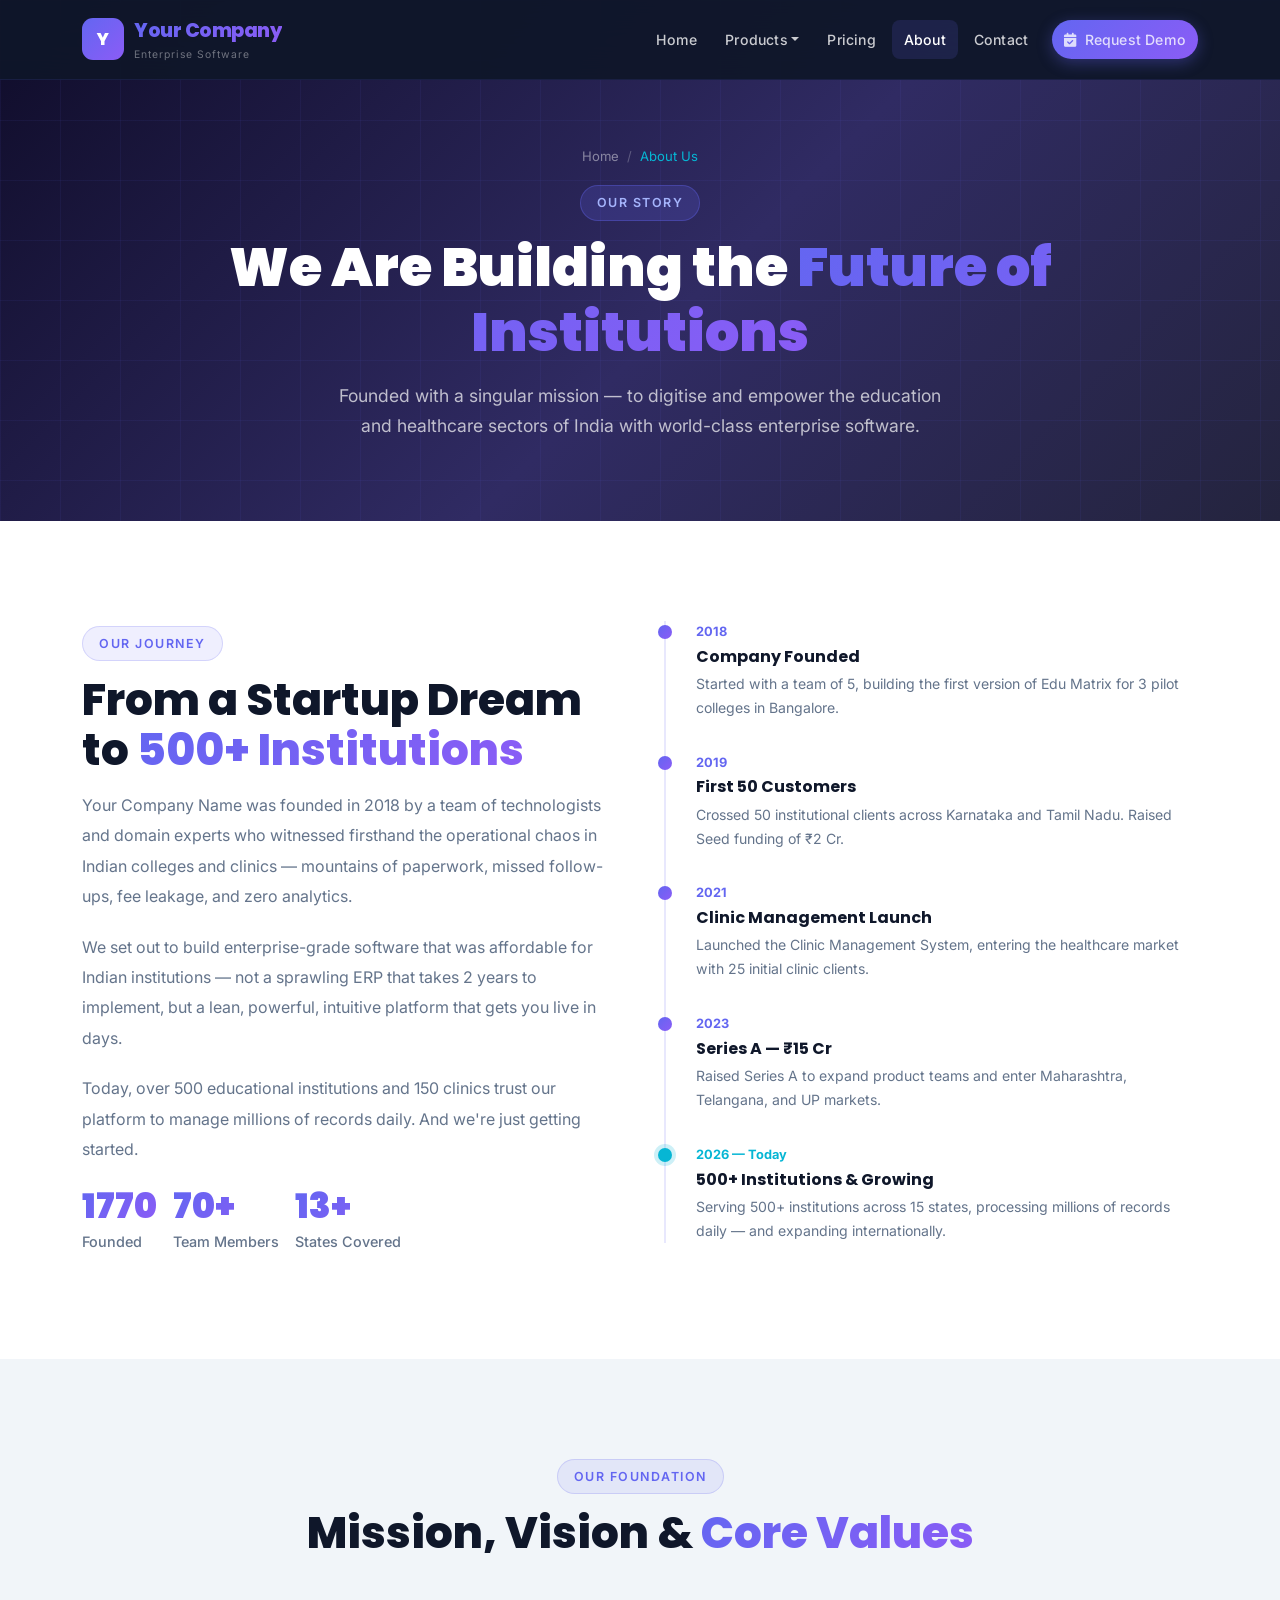
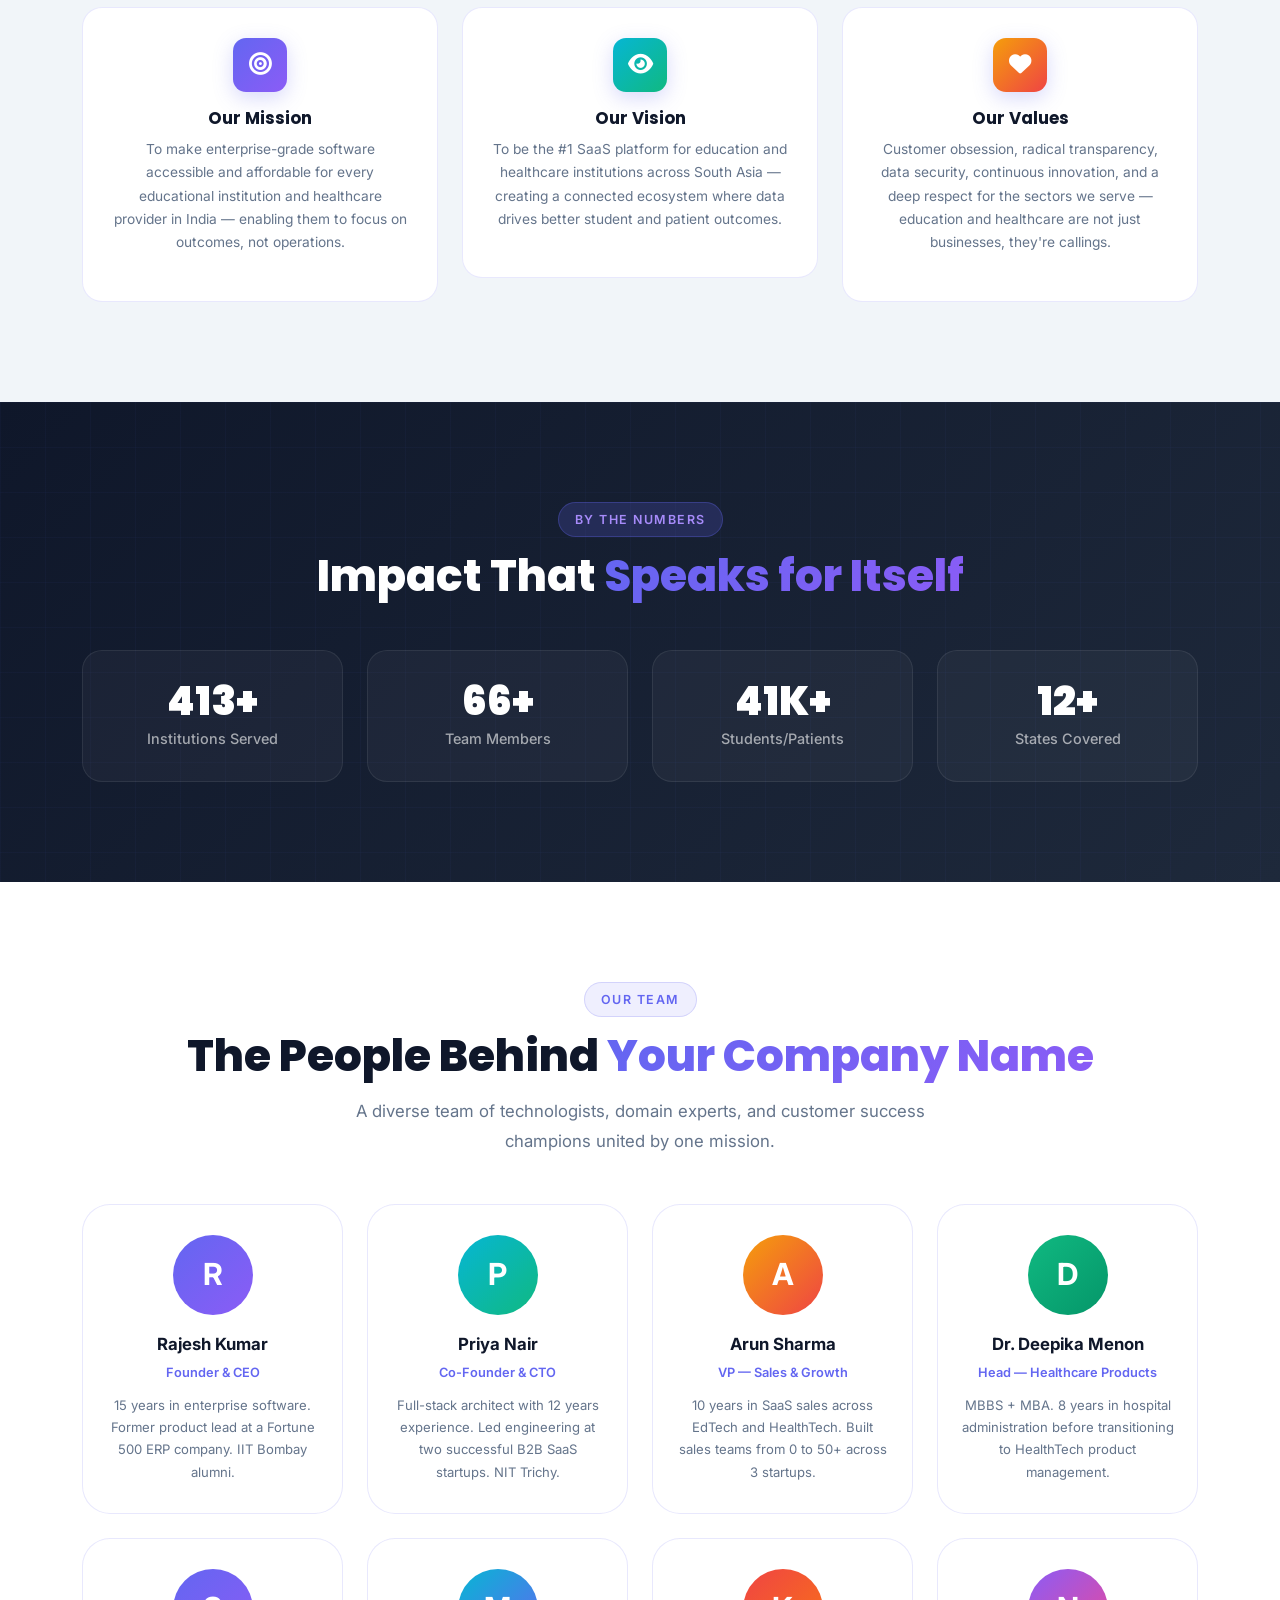
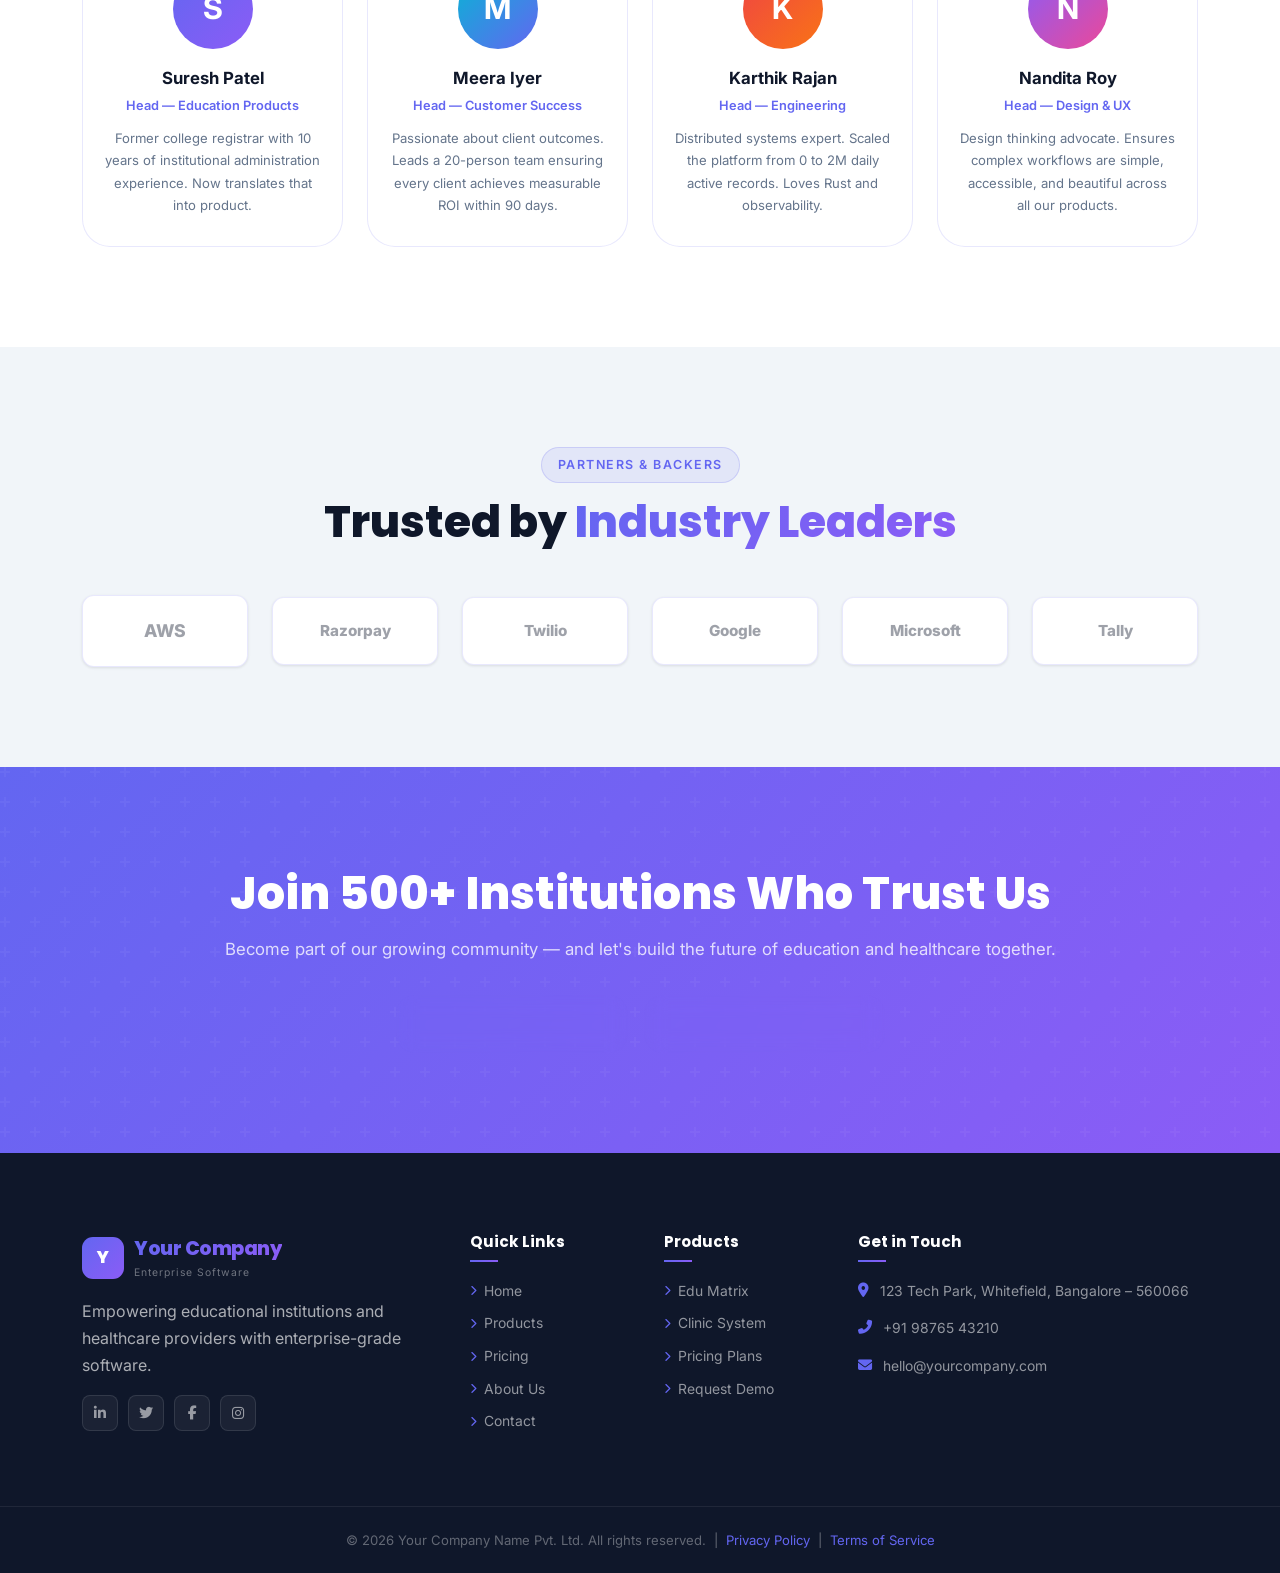
<file: public/website/about.html>
<!DOCTYPE html>
<html lang="en">
<head>
  <meta charset="UTF-8" />
  <meta name="viewport" content="width=device-width, initial-scale=1.0" />
  <meta name="description" content="About Your Company Name — Our story, mission, values, and the team behind India's leading education and healthcare SaaS platform." />
  <title>About Us | Your Company Name</title>
  <link rel="icon" href="data:image/svg+xml,<svg xmlns='http://www.w3.org/2000/svg' viewBox='0 0 100 100'><rect width='100' height='100' rx='20' fill='%236366f1'/><text y='.9em' font-size='70' x='15' fill='white' font-weight='900'>Y</text></svg>" />
  <link rel="stylesheet" href="https://cdn.jsdelivr.net/npm/bootstrap@5.3.2/dist/css/bootstrap.min.css" />
  <link rel="stylesheet" href="https://cdnjs.cloudflare.com/ajax/libs/font-awesome/6.5.1/css/all.min.css" />
  <link rel="stylesheet" href="https://unpkg.com/aos@2.3.4/dist/aos.css" />
  <link rel="stylesheet" href="style.css" />
</head>
<body>

  <div id="page-loader">
    <div class="loader-inner">
      <div class="loader-logo">About Us</div>
      <div class="loader-subtitle">Your Company Name</div>
      <div class="loader-bar"><div class="loader-progress"></div></div>
    </div>
  </div>

  <nav class="navbar navbar-custom navbar-expand-lg w-100">
    <div class="container">
      <a class="navbar-brand-custom" href="index.html">
        <div class="brand-logo">Y</div>
        <div><span class="brand-name">Your Company</span><span class="brand-tagline">Enterprise Software</span></div>
      </a>
      <button class="navbar-toggler" type="button" data-bs-toggle="collapse" data-bs-target="#navbarNav">
        <span class="navbar-toggler-icon"></span>
      </button>
      <div class="collapse navbar-collapse" id="navbarNav">
        <ul class="navbar-nav ms-auto align-items-lg-center gap-1">
          <li class="nav-item"><a class="nav-link" href="index.html">Home</a></li>
          <li class="nav-item dropdown">
            <a class="nav-link dropdown-toggle" href="products.html" data-bs-toggle="dropdown">Products</a>
            <ul class="dropdown-menu dropdown-menu-custom">
              <li><a class="dropdown-item" href="education-crm.html"><i class="fas fa-graduation-cap"></i> Edu Matrix</a></li>
              <li><a class="dropdown-item" href="clinic-management.html"><i class="fas fa-hospital-user"></i> Clinic System</a></li>
            </ul>
          </li>
          <li class="nav-item"><a class="nav-link" href="pricing.html">Pricing</a></li>
          <li class="nav-item"><a class="nav-link active" href="about.html">About</a></li>
          <li class="nav-item"><a class="nav-link" href="contact.html">Contact</a></li>
          <li class="nav-item ms-lg-2">
            <a class="nav-link btn-demo-nav" href="contact.html#demo"><i class="fas fa-calendar-check me-1"></i> Request Demo</a>
          </li>
        </ul>
      </div>
    </div>
  </nav>

  <!-- PAGE HERO -->
  <section class="page-hero">
    <div class="container">
      <div class="page-hero-inner text-center">
        <nav class="breadcrumb-nav justify-content-center">
          <a href="index.html">Home</a><span>/</span>
          <span class="bc-cur">About Us</span>
        </nav>
        <span class="section-badge" style="background:rgba(99,102,241,.2);color:#a5b4fc;border-color:rgba(99,102,241,.35)">Our Story</span>
        <h1>We Are Building the <span class="gradient-text">Future of Institutions</span></h1>
        <p class="mt-3" style="max-width:620px;margin:0 auto;color:rgba(255,255,255,.7)">
          Founded with a singular mission — to digitise and empower the education and healthcare sectors of India with world-class enterprise software.
        </p>
      </div>
    </div>
  </section>

  <!-- COMPANY STORY -->
  <section class="section-py">
    <div class="container">
      <div class="row g-5 align-items-center">
        <div class="col-lg-6" data-aos="fade-right">
          <span class="section-badge">Our Journey</span>
          <h2 class="section-title">From a Startup Dream to <span class="gradient-text">500+ Institutions</span></h2>
          <p style="color:var(--text-secondary);line-height:1.9;margin-bottom:20px">
            Your Company Name was founded in 2018 by a team of technologists and domain experts who witnessed firsthand the operational chaos in Indian colleges and clinics — mountains of paperwork, missed follow-ups, fee leakage, and zero analytics.
          </p>
          <p style="color:var(--text-secondary);line-height:1.9;margin-bottom:20px">
            We set out to build enterprise-grade software that was affordable for Indian institutions — not a sprawling ERP that takes 2 years to implement, but a lean, powerful, intuitive platform that gets you live in days.
          </p>
          <p style="color:var(--text-secondary);line-height:1.9">
            Today, over 500 educational institutions and 150 clinics trust our platform to manage millions of records daily. And we're just getting started.
          </p>
          <div class="d-flex gap-3 flex-wrap mt-4">
            <div style="text-align:left">
              <div class="stat-num" data-counter="2018" data-suffix="" style="font-size:2.2rem">2018</div>
              <div class="stat-lbl">Founded</div>
            </div>
            <div style="text-align:left">
              <div class="stat-num" data-counter="80" data-suffix="+" style="font-size:2.2rem">0+</div>
              <div class="stat-lbl">Team Members</div>
            </div>
            <div style="text-align:left">
              <div class="stat-num" data-counter="15" data-suffix="+" style="font-size:2.2rem">0+</div>
              <div class="stat-lbl">States Covered</div>
            </div>
          </div>
        </div>
        <div class="col-lg-6" data-aos="fade-left">
          <!-- Timeline -->
          <div style="position:relative;padding-left:30px;border-left:2px solid var(--border-color)">
            <div style="margin-bottom:32px;position:relative">
              <div style="width:14px;height:14px;background:var(--gradient-secondary);border-radius:50%;position:absolute;left:-38px;top:4px"></div>
              <div style="font-size:.8rem;color:var(--primary);font-weight:700;margin-bottom:4px">2018</div>
              <h5 style="font-size:1rem;margin-bottom:6px">Company Founded</h5>
              <p style="color:var(--text-secondary);font-size:.88rem;line-height:1.7">Started with a team of 5, building the first version of Edu Matrix for 3 pilot colleges in Bangalore.</p>
            </div>
            <div style="margin-bottom:32px;position:relative">
              <div style="width:14px;height:14px;background:var(--gradient-secondary);border-radius:50%;position:absolute;left:-38px;top:4px"></div>
              <div style="font-size:.8rem;color:var(--primary);font-weight:700;margin-bottom:4px">2019</div>
              <h5 style="font-size:1rem;margin-bottom:6px">First 50 Customers</h5>
              <p style="color:var(--text-secondary);font-size:.88rem;line-height:1.7">Crossed 50 institutional clients across Karnataka and Tamil Nadu. Raised Seed funding of ₹2 Cr.</p>
            </div>
            <div style="margin-bottom:32px;position:relative">
              <div style="width:14px;height:14px;background:var(--gradient-secondary);border-radius:50%;position:absolute;left:-38px;top:4px"></div>
              <div style="font-size:.8rem;color:var(--primary);font-weight:700;margin-bottom:4px">2021</div>
              <h5 style="font-size:1rem;margin-bottom:6px">Clinic Management Launch</h5>
              <p style="color:var(--text-secondary);font-size:.88rem;line-height:1.7">Launched the Clinic Management System, entering the healthcare market with 25 initial clinic clients.</p>
            </div>
            <div style="margin-bottom:32px;position:relative">
              <div style="width:14px;height:14px;background:var(--gradient-secondary);border-radius:50%;position:absolute;left:-38px;top:4px"></div>
              <div style="font-size:.8rem;color:var(--primary);font-weight:700;margin-bottom:4px">2023</div>
              <h5 style="font-size:1rem;margin-bottom:6px">Series A — ₹15 Cr</h5>
              <p style="color:var(--text-secondary);font-size:.88rem;line-height:1.7">Raised Series A to expand product teams and enter Maharashtra, Telangana, and UP markets.</p>
            </div>
            <div style="position:relative">
              <div style="width:14px;height:14px;background:var(--accent);border-radius:50%;position:absolute;left:-38px;top:4px;box-shadow:0 0 0 4px rgba(6,182,212,.2)"></div>
              <div style="font-size:.8rem;color:var(--accent);font-weight:700;margin-bottom:4px">2026 — Today</div>
              <h5 style="font-size:1rem;margin-bottom:6px">500+ Institutions &amp; Growing</h5>
              <p style="color:var(--text-secondary);font-size:.88rem;line-height:1.7">Serving 500+ institutions across 15 states, processing millions of records daily — and expanding internationally.</p>
            </div>
          </div>
        </div>
      </div>
    </div>
  </section>

  <!-- MISSION VISION VALUES -->
  <section class="section-py bg-light-section">
    <div class="container">
      <div class="text-center mb-5" data-aos="fade-up">
        <span class="section-badge">Our Foundation</span>
        <h2 class="section-title">Mission, Vision &amp; <span class="gradient-text">Core Values</span></h2>
      </div>
      <div class="row g-4">
        <div class="col-lg-4" data-aos="fade-up" data-aos-delay="50">
          <div class="value-card">
            <div class="val-icon"><i class="fas fa-bullseye"></i></div>
            <h5>Our Mission</h5>
            <p>To make enterprise-grade software accessible and affordable for every educational institution and healthcare provider in India — enabling them to focus on outcomes, not operations.</p>
          </div>
        </div>
        <div class="col-lg-4" data-aos="fade-up" data-aos-delay="150">
          <div class="value-card">
            <div class="val-icon" style="background:linear-gradient(135deg,#06b6d4,#10b981)"><i class="fas fa-eye"></i></div>
            <h5>Our Vision</h5>
            <p>To be the #1 SaaS platform for education and healthcare institutions across South Asia — creating a connected ecosystem where data drives better student and patient outcomes.</p>
          </div>
        </div>
        <div class="col-lg-4" data-aos="fade-up" data-aos-delay="250">
          <div class="value-card">
            <div class="val-icon" style="background:linear-gradient(135deg,#f59e0b,#ef4444)"><i class="fas fa-heart"></i></div>
            <h5>Our Values</h5>
            <p>Customer obsession, radical transparency, data security, continuous innovation, and a deep respect for the sectors we serve — education and healthcare are not just businesses, they're callings.</p>
          </div>
        </div>
      </div>
    </div>
  </section>

  <!-- STATS -->
  <section class="why-section section-py">
    <div class="container position-relative" style="z-index:2">
      <div class="text-center mb-5" data-aos="fade-up">
        <span class="section-badge" style="background:rgba(99,102,241,.2);color:#a78bfa;border-color:rgba(99,102,241,.3)">By the Numbers</span>
        <h2 class="section-title text-white">Impact That <span class="gradient-text">Speaks for Itself</span></h2>
      </div>
      <div class="row g-4 text-center">
        <div class="col-6 col-md-3" data-aos="zoom-in" data-aos-delay="50">
          <div class="why-card">
            <div class="stat-num text-white" style="background:none;-webkit-text-fill-color:white;font-size:2.5rem" data-counter="500" data-suffix="+">0+</div>
            <div class="stat-lbl" style="color:rgba(255,255,255,.6)">Institutions Served</div>
          </div>
        </div>
        <div class="col-6 col-md-3" data-aos="zoom-in" data-aos-delay="100">
          <div class="why-card">
            <div class="stat-num text-white" style="background:none;-webkit-text-fill-color:white;font-size:2.5rem" data-counter="80" data-suffix="+">0+</div>
            <div class="stat-lbl" style="color:rgba(255,255,255,.6)">Team Members</div>
          </div>
        </div>
        <div class="col-6 col-md-3" data-aos="zoom-in" data-aos-delay="150">
          <div class="why-card">
            <div class="stat-num text-white" style="background:none;-webkit-text-fill-color:white;font-size:2.5rem" data-counter="50" data-suffix="K+">0K+</div>
            <div class="stat-lbl" style="color:rgba(255,255,255,.6)">Students/Patients</div>
          </div>
        </div>
        <div class="col-6 col-md-3" data-aos="zoom-in" data-aos-delay="200">
          <div class="why-card">
            <div class="stat-num text-white" style="background:none;-webkit-text-fill-color:white;font-size:2.5rem" data-counter="15" data-suffix="+">0+</div>
            <div class="stat-lbl" style="color:rgba(255,255,255,.6)">States Covered</div>
          </div>
        </div>
      </div>
    </div>
  </section>

  <!-- TEAM -->
  <section class="section-py">
    <div class="container">
      <div class="text-center mb-5" data-aos="fade-up">
        <span class="section-badge">Our Team</span>
        <h2 class="section-title">The People Behind <span class="gradient-text">Your Company Name</span></h2>
        <p class="section-subtitle">A diverse team of technologists, domain experts, and customer success champions united by one mission.</p>
      </div>
      <div class="row g-4">
        <div class="col-lg-3 col-md-4 col-sm-6" data-aos="fade-up" data-aos-delay="50">
          <div class="team-card">
            <div class="team-avatar">R</div>
            <div class="team-name">Rajesh Kumar</div>
            <div class="team-role">Founder &amp; CEO</div>
            <div class="team-bio">15 years in enterprise software. Former product lead at a Fortune 500 ERP company. IIT Bombay alumni.</div>
          </div>
        </div>
        <div class="col-lg-3 col-md-4 col-sm-6" data-aos="fade-up" data-aos-delay="100">
          <div class="team-card">
            <div class="team-avatar" style="background:var(--gradient-clinic)">P</div>
            <div class="team-name">Priya Nair</div>
            <div class="team-role">Co-Founder &amp; CTO</div>
            <div class="team-bio">Full-stack architect with 12 years experience. Led engineering at two successful B2B SaaS startups. NIT Trichy.</div>
          </div>
        </div>
        <div class="col-lg-3 col-md-4 col-sm-6" data-aos="fade-up" data-aos-delay="150">
          <div class="team-card">
            <div class="team-avatar" style="background:linear-gradient(135deg,#f59e0b,#ef4444)">A</div>
            <div class="team-name">Arun Sharma</div>
            <div class="team-role">VP — Sales &amp; Growth</div>
            <div class="team-bio">10 years in SaaS sales across EdTech and HealthTech. Built sales teams from 0 to 50+ across 3 startups.</div>
          </div>
        </div>
        <div class="col-lg-3 col-md-4 col-sm-6" data-aos="fade-up" data-aos-delay="200">
          <div class="team-card">
            <div class="team-avatar" style="background:linear-gradient(135deg,#10b981,#059669)">D</div>
            <div class="team-name">Dr. Deepika Menon</div>
            <div class="team-role">Head — Healthcare Products</div>
            <div class="team-bio">MBBS + MBA. 8 years in hospital administration before transitioning to HealthTech product management.</div>
          </div>
        </div>
        <div class="col-lg-3 col-md-4 col-sm-6" data-aos="fade-up" data-aos-delay="250">
          <div class="team-card">
            <div class="team-avatar" style="background:linear-gradient(135deg,#6366f1,#8b5cf6)">S</div>
            <div class="team-name">Suresh Patel</div>
            <div class="team-role">Head — Education Products</div>
            <div class="team-bio">Former college registrar with 10 years of institutional administration experience. Now translates that into product.</div>
          </div>
        </div>
        <div class="col-lg-3 col-md-4 col-sm-6" data-aos="fade-up" data-aos-delay="300">
          <div class="team-card">
            <div class="team-avatar" style="background:linear-gradient(135deg,#06b6d4,#6366f1)">M</div>
            <div class="team-name">Meera Iyer</div>
            <div class="team-role">Head — Customer Success</div>
            <div class="team-bio">Passionate about client outcomes. Leads a 20-person team ensuring every client achieves measurable ROI within 90 days.</div>
          </div>
        </div>
        <div class="col-lg-3 col-md-4 col-sm-6" data-aos="fade-up" data-aos-delay="350">
          <div class="team-card">
            <div class="team-avatar" style="background:linear-gradient(135deg,#ef4444,#f97316)">K</div>
            <div class="team-name">Karthik Rajan</div>
            <div class="team-role">Head — Engineering</div>
            <div class="team-bio">Distributed systems expert. Scaled the platform from 0 to 2M daily active records. Loves Rust and observability.</div>
          </div>
        </div>
        <div class="col-lg-3 col-md-4 col-sm-6" data-aos="fade-up" data-aos-delay="400">
          <div class="team-card">
            <div class="team-avatar" style="background:linear-gradient(135deg,#8b5cf6,#ec4899)">N</div>
            <div class="team-name">Nandita Roy</div>
            <div class="team-role">Head — Design &amp; UX</div>
            <div class="team-bio">Design thinking advocate. Ensures complex workflows are simple, accessible, and beautiful across all our products.</div>
          </div>
        </div>
      </div>
    </div>
  </section>

  <!-- PARTNERS / INVESTORS -->
  <section class="section-py bg-light-section">
    <div class="container">
      <div class="text-center mb-5" data-aos="fade-up">
        <span class="section-badge">Partners &amp; Backers</span>
        <h2 class="section-title">Trusted by <span class="gradient-text">Industry Leaders</span></h2>
      </div>
      <div class="row g-4 justify-content-center align-items-center text-center" data-aos="fade-up" data-aos-delay="100">
        <!-- Partner logos as text placeholders -->
        <div class="col-lg-2 col-md-3 col-4">
          <div style="padding:20px;background:white;border:1px solid var(--border-color);border-radius:var(--radius);box-shadow:var(--shadow-sm)">
            <div style="font-weight:800;font-size:1.1rem;color:var(--dark);opacity:.4">AWS</div>
          </div>
        </div>
        <div class="col-lg-2 col-md-3 col-4">
          <div style="padding:20px;background:white;border:1px solid var(--border-color);border-radius:var(--radius);box-shadow:var(--shadow-sm)">
            <div style="font-weight:800;font-size:.95rem;color:var(--dark);opacity:.4">Razorpay</div>
          </div>
        </div>
        <div class="col-lg-2 col-md-3 col-4">
          <div style="padding:20px;background:white;border:1px solid var(--border-color);border-radius:var(--radius);box-shadow:var(--shadow-sm)">
            <div style="font-weight:800;font-size:.95rem;color:var(--dark);opacity:.4">Twilio</div>
          </div>
        </div>
        <div class="col-lg-2 col-md-3 col-4">
          <div style="padding:20px;background:white;border:1px solid var(--border-color);border-radius:var(--radius);box-shadow:var(--shadow-sm)">
            <div style="font-weight:800;font-size:.95rem;color:var(--dark);opacity:.4">Google</div>
          </div>
        </div>
        <div class="col-lg-2 col-md-3 col-4">
          <div style="padding:20px;background:white;border:1px solid var(--border-color);border-radius:var(--radius);box-shadow:var(--shadow-sm)">
            <div style="font-weight:800;font-size:.95rem;color:var(--dark);opacity:.4">Microsoft</div>
          </div>
        </div>
        <div class="col-lg-2 col-md-3 col-4">
          <div style="padding:20px;background:white;border:1px solid var(--border-color);border-radius:var(--radius);box-shadow:var(--shadow-sm)">
            <div style="font-weight:800;font-size:.95rem;color:var(--dark);opacity:.4">Tally</div>
          </div>
        </div>
      </div>
    </div>
  </section>

  <!-- CTA -->
  <section class="cta-section section-py">
    <div class="container">
      <div class="cta-inner text-center">
        <h2 class="cta-title">Join 500+ Institutions Who Trust Us</h2>
        <p class="cta-subtitle">Become part of our growing community — and let's build the future of education and healthcare together.</p>
        <div class="d-flex gap-3 justify-content-center flex-wrap">
          <a href="contact.html#demo" class="btn btn-outline-light-custom btn-lg-custom"><i class="fas fa-calendar-alt"></i> Book Free Demo</a>
          <a href="contact.html" class="btn btn-outline-light-custom btn-lg-custom"><i class="fas fa-phone-alt"></i> Talk to Our Team</a>
        </div>
      </div>
    </div>
  </section>

  <!-- FOOTER -->
  <footer class="footer">
    <div class="container">
      <div class="row g-5">
        <div class="col-lg-4 col-md-6">
          <div class="navbar-brand-custom mb-3">
            <div class="brand-logo">Y</div>
            <div><span class="brand-name">Your Company</span><span class="brand-tagline">Enterprise Software</span></div>
          </div>
          <p>Empowering educational institutions and healthcare providers with enterprise-grade software.</p>
          <div class="social-links">
            <a href="#" class="social-link"><i class="fab fa-linkedin-in"></i></a>
            <a href="#" class="social-link"><i class="fab fa-twitter"></i></a>
            <a href="#" class="social-link"><i class="fab fa-facebook-f"></i></a>
            <a href="#" class="social-link"><i class="fab fa-instagram"></i></a>
          </div>
        </div>
        <div class="col-lg-2 col-md-3 col-6">
          <h6 class="footer-heading">Quick Links</h6>
          <ul class="footer-links">
            <li><a href="index.html"><i class="fas fa-chevron-right"></i> Home</a></li>
            <li><a href="products.html"><i class="fas fa-chevron-right"></i> Products</a></li>
            <li><a href="pricing.html"><i class="fas fa-chevron-right"></i> Pricing</a></li>
            <li><a href="about.html"><i class="fas fa-chevron-right"></i> About Us</a></li>
            <li><a href="contact.html"><i class="fas fa-chevron-right"></i> Contact</a></li>
          </ul>
        </div>
        <div class="col-lg-2 col-md-3 col-6">
          <h6 class="footer-heading">Products</h6>
          <ul class="footer-links">
            <li><a href="education-crm.html"><i class="fas fa-chevron-right"></i> Edu Matrix</a></li>
            <li><a href="clinic-management.html"><i class="fas fa-chevron-right"></i> Clinic System</a></li>
            <li><a href="pricing.html"><i class="fas fa-chevron-right"></i> Pricing Plans</a></li>
            <li><a href="contact.html#demo"><i class="fas fa-chevron-right"></i> Request Demo</a></li>
          </ul>
        </div>
        <div class="col-lg-4 col-md-6">
          <h6 class="footer-heading">Get in Touch</h6>
          <div class="footer-contact-item"><i class="fas fa-map-marker-alt"></i><p>123 Tech Park, Whitefield, Bangalore – 560066</p></div>
          <div class="footer-contact-item"><i class="fas fa-phone-alt"></i><p>+91 98765 43210</p></div>
          <div class="footer-contact-item"><i class="fas fa-envelope"></i><p>hello@yourcompany.com</p></div>
        </div>
      </div>
    </div>
    <div class="footer-bottom">
      <div class="container">
        <p>&copy; 2026 Your Company Name Pvt. Ltd. All rights reserved. &nbsp;|&nbsp; <a href="#">Privacy Policy</a> &nbsp;|&nbsp; <a href="#">Terms of Service</a></p>
      </div>
    </div>
  </footer>

  <button class="back-to-top" id="backToTop"><i class="fas fa-arrow-up"></i></button>
  <script src="https://cdn.jsdelivr.net/npm/bootstrap@5.3.2/dist/js/bootstrap.bundle.min.js"></script>
  <script src="https://unpkg.com/aos@2.3.4/dist/aos.js"></script>
  <script src="script.js"></script>
</body>
</html>
</file>
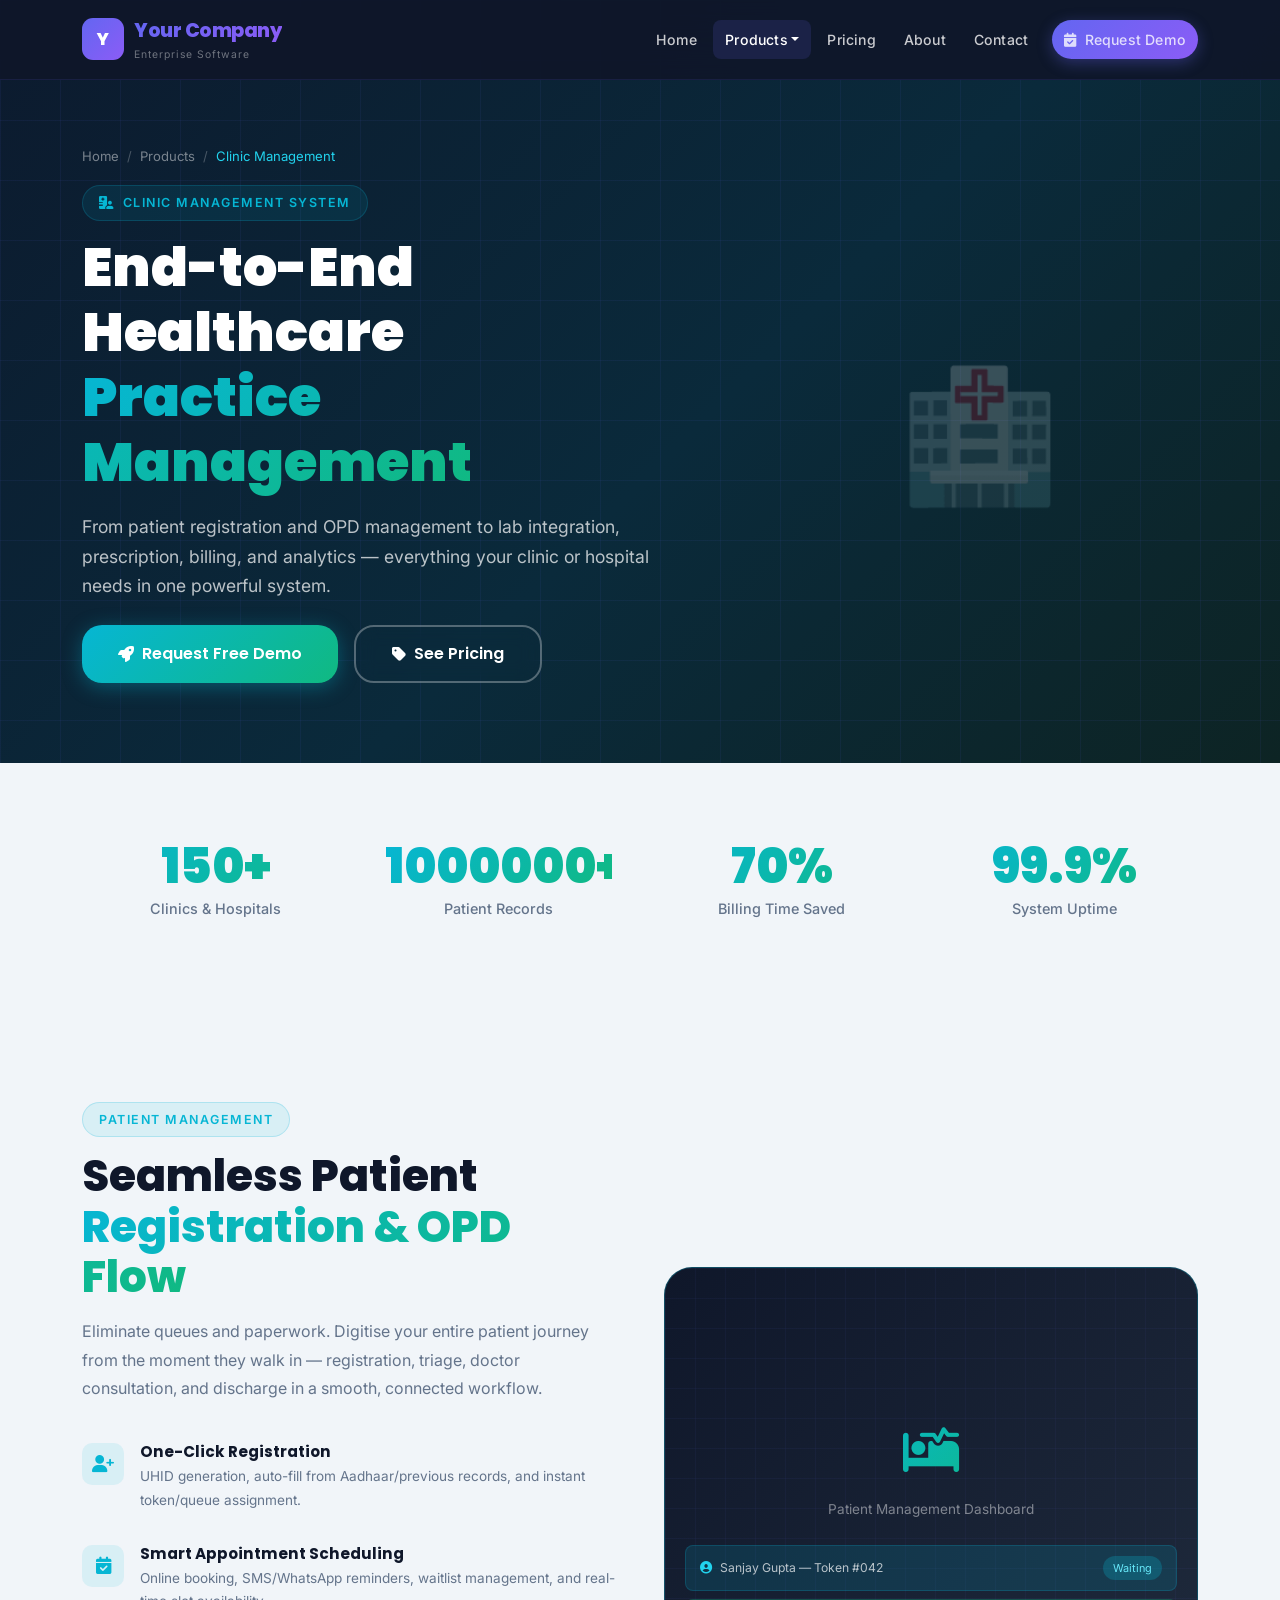
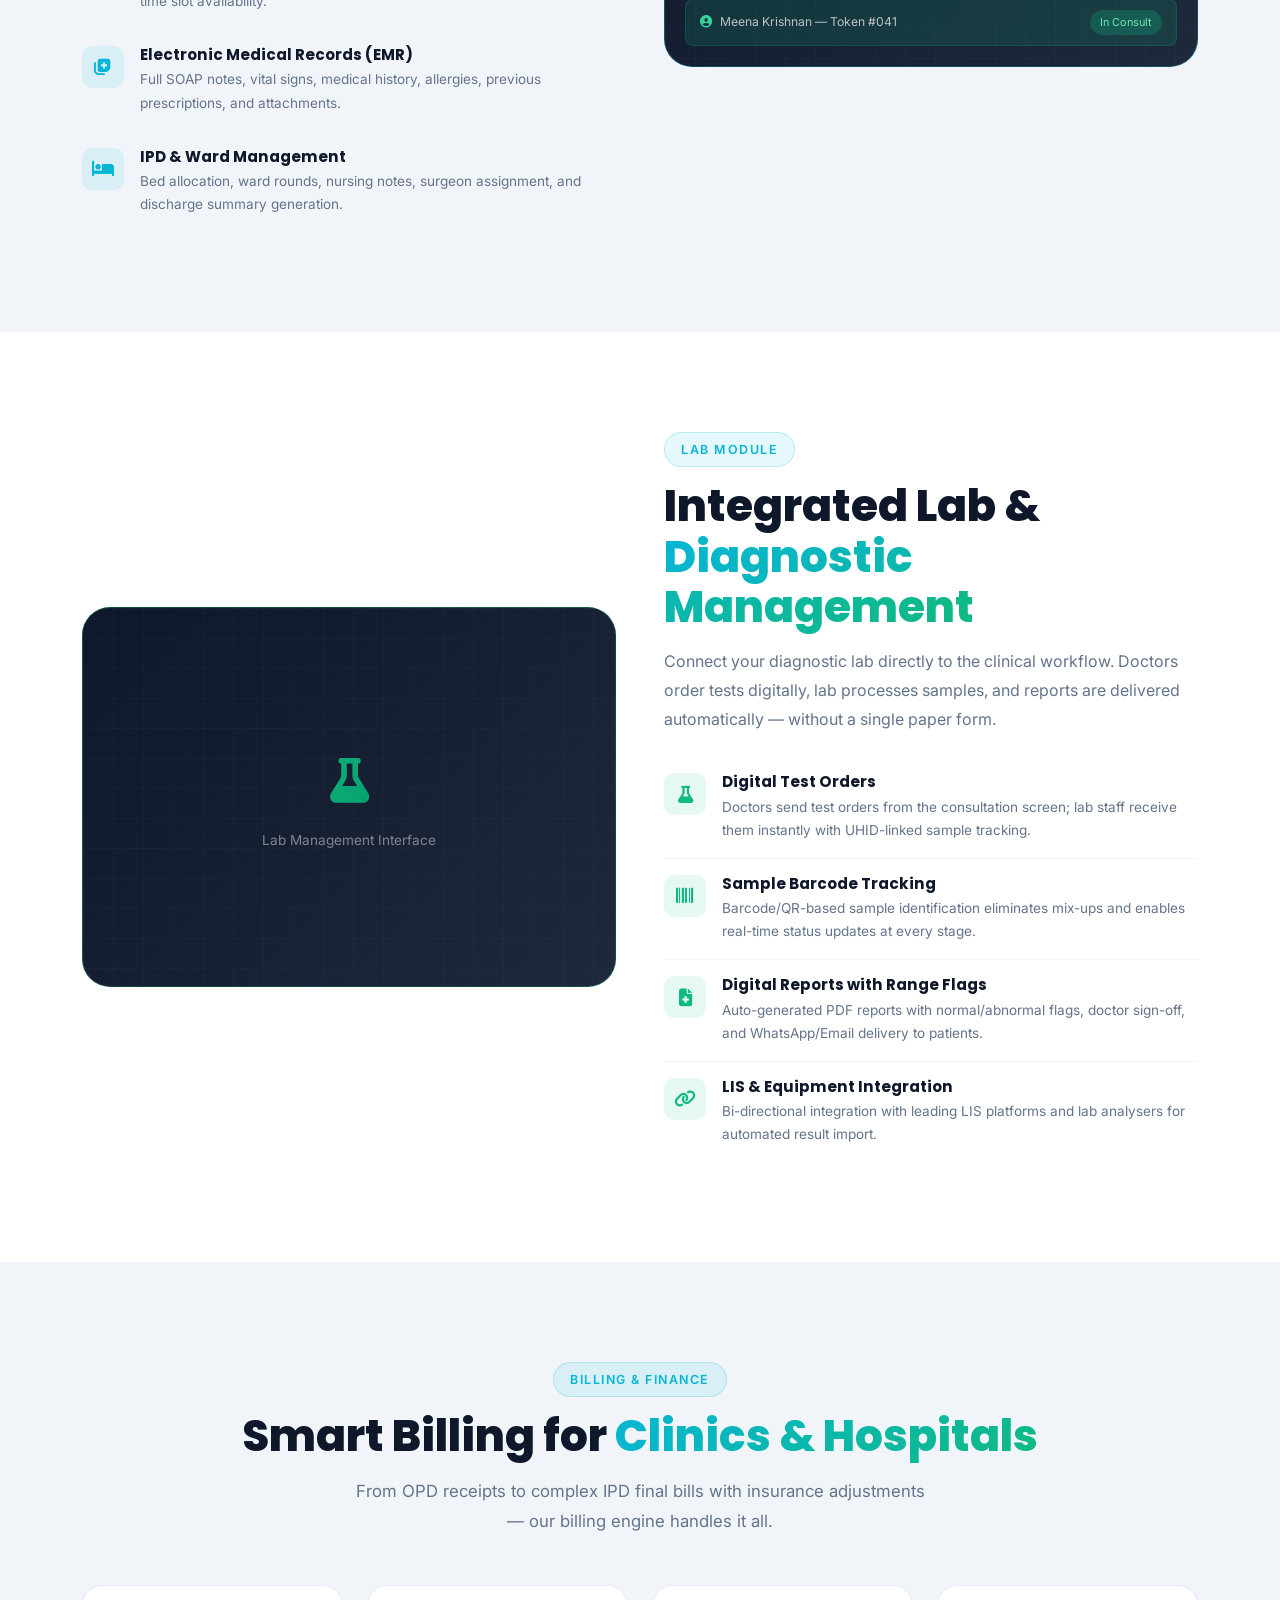
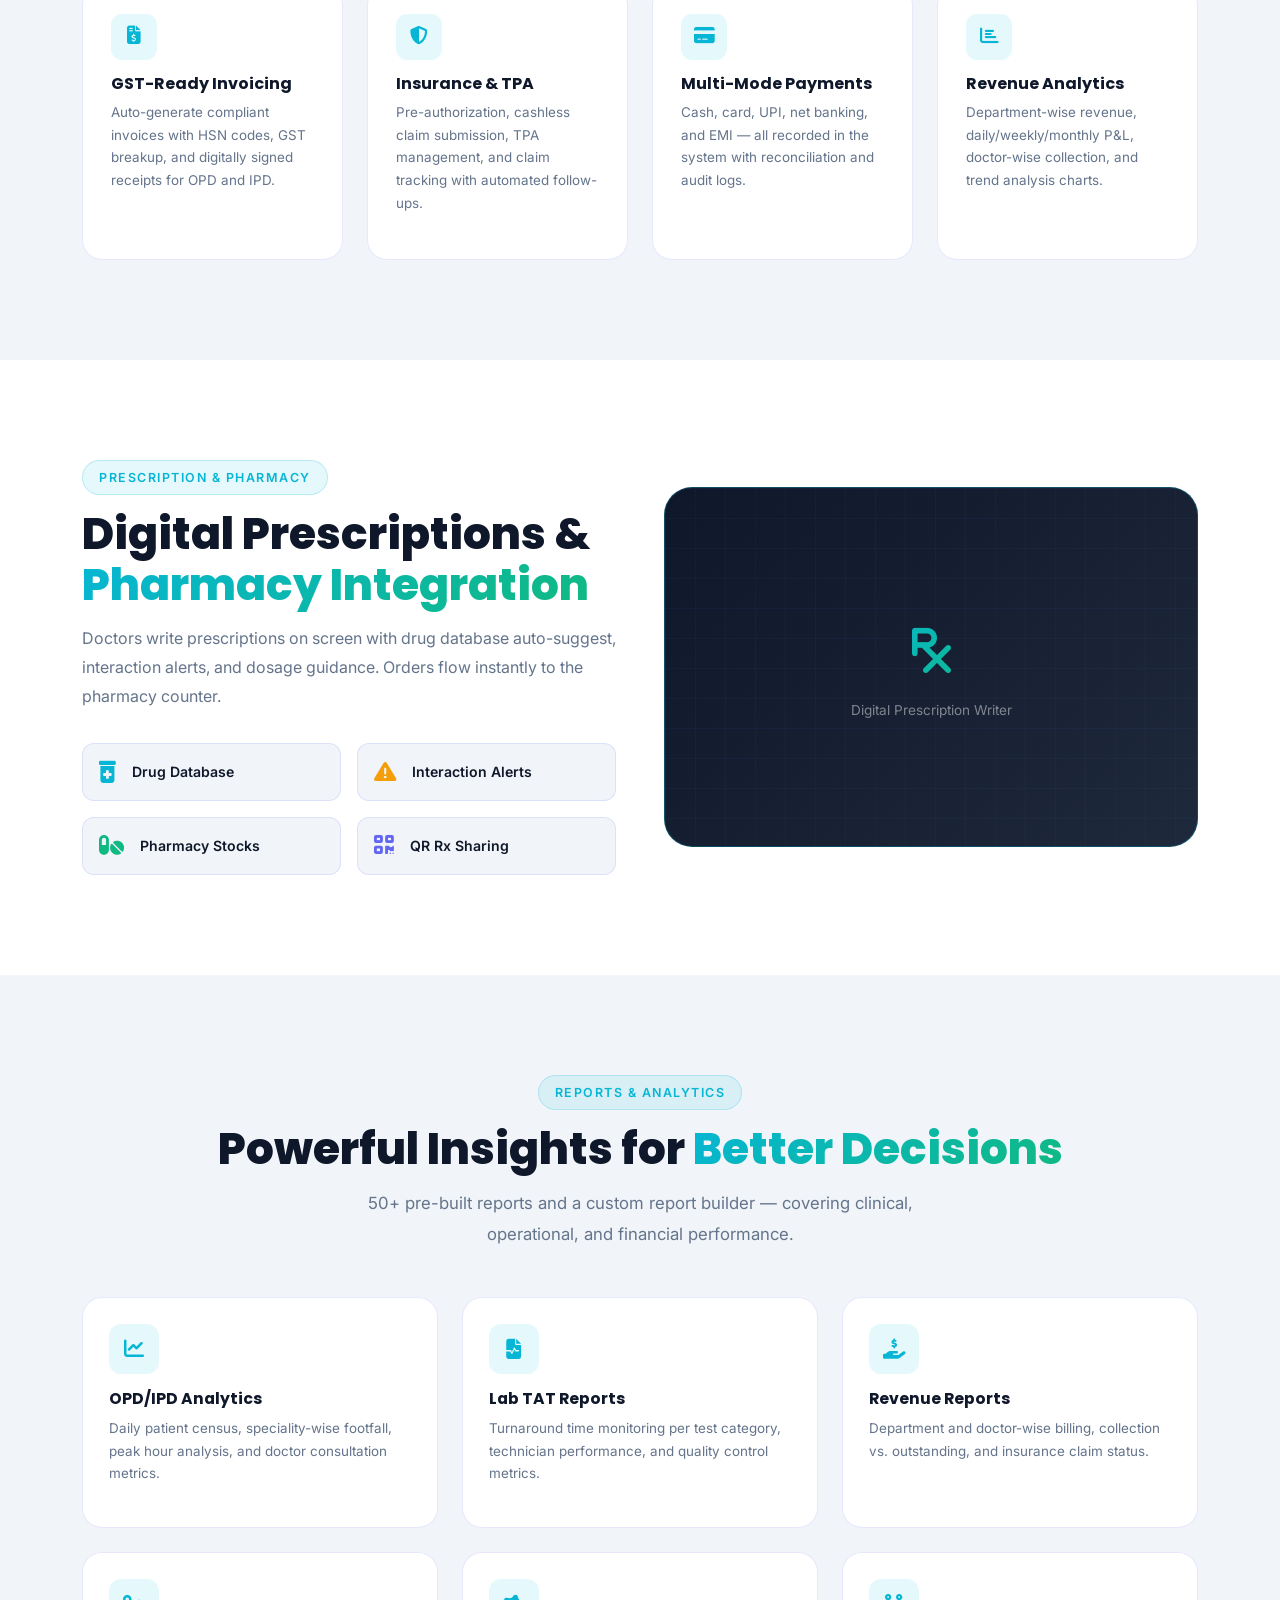
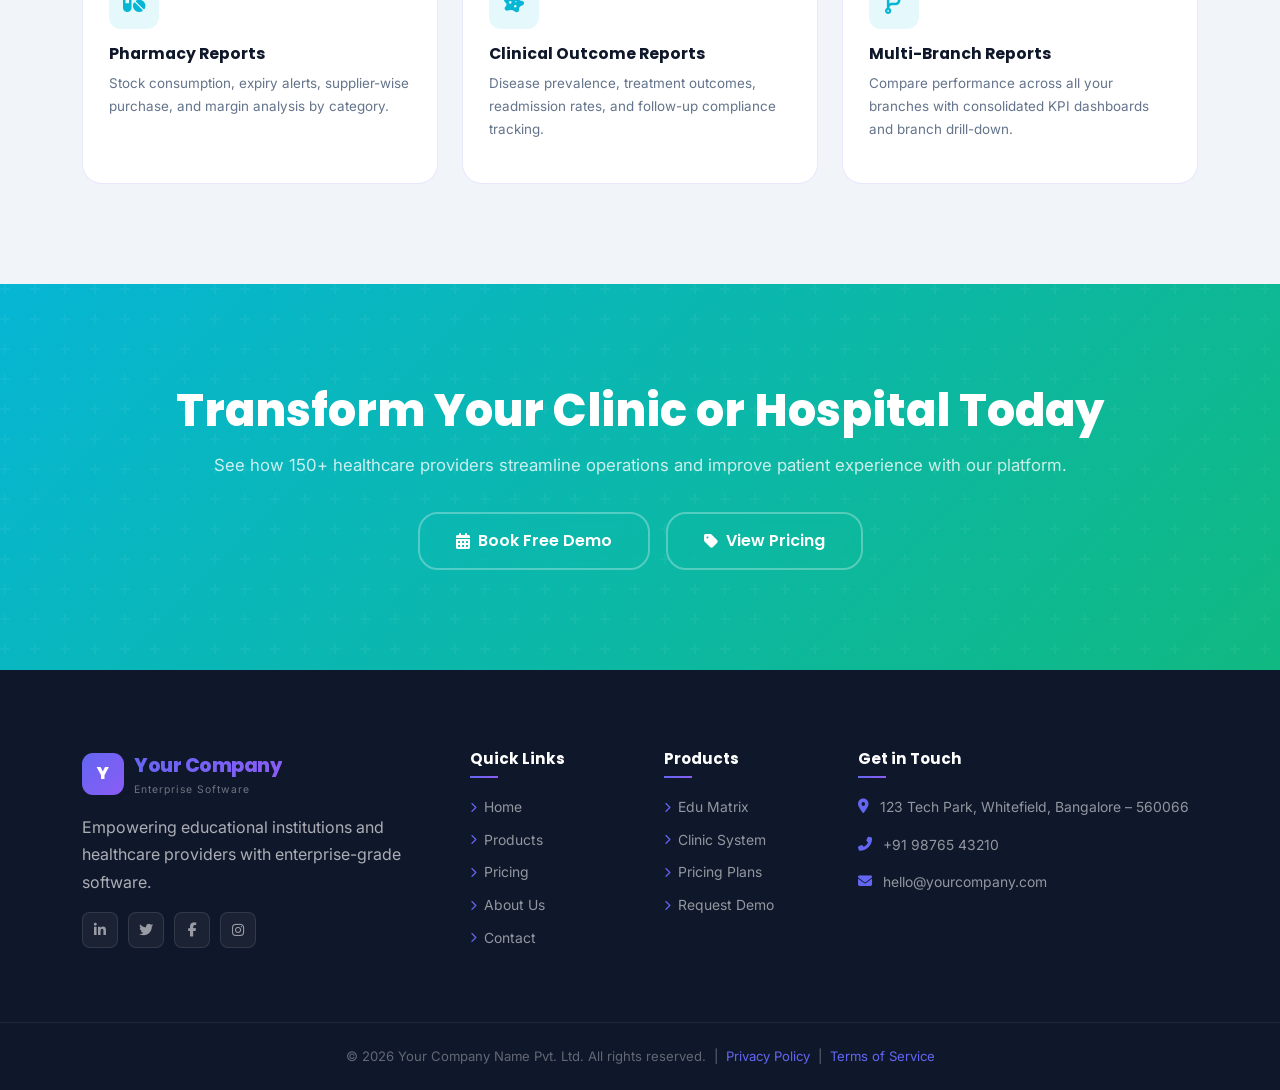
<file: public/website/clinic-management.html>
<!DOCTYPE html>
<html lang="en">
<head>
  <meta charset="UTF-8" />
  <meta name="viewport" content="width=device-width, initial-scale=1.0" />
  <meta name="description" content="Clinic Management System by Your Company Name — Complete patient, lab, billing, and pharmacy management for clinics and hospitals." />
  <title>Clinic Management System | Your Company Name</title>
  <link rel="icon" href="data:image/svg+xml,<svg xmlns='http://www.w3.org/2000/svg' viewBox='0 0 100 100'><rect width='100' height='100' rx='20' fill='%2306b6d4'/><text y='.9em' font-size='70' x='15' fill='white' font-weight='900'>Y</text></svg>" />
  <link rel="stylesheet" href="https://cdn.jsdelivr.net/npm/bootstrap@5.3.2/dist/css/bootstrap.min.css" />
  <link rel="stylesheet" href="https://cdnjs.cloudflare.com/ajax/libs/font-awesome/6.5.1/css/all.min.css" />
  <link rel="stylesheet" href="https://unpkg.com/aos@2.3.4/dist/aos.css" />
  <link rel="stylesheet" href="style.css" />
</head>
<body>

  <!-- PAGE LOADER -->
  <div id="page-loader">
    <div class="loader-inner">
      <div class="loader-logo" style="background:var(--gradient-clinic);-webkit-background-clip:text;-webkit-text-fill-color:transparent;background-clip:text">Clinic System</div>
      <div class="loader-subtitle">Your Company Name</div>
      <div class="loader-bar"><div class="loader-progress" style="background:var(--gradient-clinic)"></div></div>
    </div>
  </div>

  <!-- NAVBAR -->
  <nav class="navbar navbar-custom navbar-expand-lg w-100">
    <div class="container">
      <a class="navbar-brand-custom" href="index.html">
        <div class="brand-logo">Y</div>
        <div><span class="brand-name">Your Company</span><span class="brand-tagline">Enterprise Software</span></div>
      </a>
      <button class="navbar-toggler" type="button" data-bs-toggle="collapse" data-bs-target="#navbarNav">
        <span class="navbar-toggler-icon"></span>
      </button>
      <div class="collapse navbar-collapse" id="navbarNav">
        <ul class="navbar-nav ms-auto align-items-lg-center gap-1">
          <li class="nav-item"><a class="nav-link" href="index.html">Home</a></li>
          <li class="nav-item dropdown">
            <a class="nav-link dropdown-toggle active" href="products.html" data-bs-toggle="dropdown">Products</a>
            <ul class="dropdown-menu dropdown-menu-custom">
              <li><a class="dropdown-item" href="education-crm.html"><i class="fas fa-graduation-cap"></i> Edu Matrix</a></li>
              <li><a class="dropdown-item" href="clinic-management.html"><i class="fas fa-hospital-user"></i> Clinic System</a></li>
            </ul>
          </li>
          <li class="nav-item"><a class="nav-link" href="pricing.html">Pricing</a></li>
          <li class="nav-item"><a class="nav-link" href="about.html">About</a></li>
          <li class="nav-item"><a class="nav-link" href="contact.html">Contact</a></li>
          <li class="nav-item ms-lg-2">
            <a class="nav-link btn-demo-nav" href="contact.html#demo"><i class="fas fa-calendar-check me-1"></i> Request Demo</a>
          </li>
        </ul>
      </div>
    </div>
  </nav>

  <!-- PAGE HERO -->
  <section class="page-hero" style="background:linear-gradient(135deg,#0c1a2e 0%,#0a2a3b 55%,#0d2424 100%)">
    <div class="container">
      <div class="page-hero-inner">
        <nav class="breadcrumb-nav">
          <a href="index.html">Home</a><span>/</span>
          <a href="products.html">Products</a><span>/</span>
          <span class="bc-cur" style="color:#22d3ee">Clinic Management</span>
        </nav>
        <div class="row align-items-center g-5">
          <div class="col-lg-7">
            <span class="section-badge clinic">
              <i class="fas fa-hospital-user me-2"></i>Clinic Management System
            </span>
            <h1>End-to-End Healthcare<br><span class="gradient-text-clinic">Practice Management</span></h1>
            <p class="mt-3">From patient registration and OPD management to lab integration, prescription, billing, and analytics — everything your clinic or hospital needs in one powerful system.</p>
            <div class="d-flex gap-3 flex-wrap mt-4">
              <a href="contact.html#demo" class="btn btn-clinic-gradient btn-lg-custom">
                <i class="fas fa-rocket"></i> Request Free Demo
              </a>
              <a href="pricing.html" class="btn btn-outline-light-custom btn-lg-custom">
                <i class="fas fa-tag"></i> See Pricing
              </a>
            </div>
          </div>
          <div class="col-lg-5 text-center" data-aos="fade-left">
            <div style="font-size:8rem;opacity:.2;line-height:1">🏥</div>
          </div>
        </div>
      </div>
    </div>
  </section>

  <!-- STATS -->
  <section class="stats-section section-py-sm">
    <div class="container">
      <div class="row g-3 text-center">
        <div class="col-6 col-md-3">
          <div class="stat-item">
            <div class="stat-num" style="background:var(--gradient-clinic);-webkit-background-clip:text;-webkit-text-fill-color:transparent;background-clip:text" data-counter="150" data-suffix="+">0+</div>
            <div class="stat-lbl">Clinics &amp; Hospitals</div>
          </div>
        </div>
        <div class="col-6 col-md-3">
          <div class="stat-item">
            <div class="stat-num" style="background:var(--gradient-clinic);-webkit-background-clip:text;-webkit-text-fill-color:transparent;background-clip:text" data-counter="1000000" data-suffix="+">0+</div>
            <div class="stat-lbl">Patient Records</div>
          </div>
        </div>
        <div class="col-6 col-md-3">
          <div class="stat-item">
            <div class="stat-num" style="background:var(--gradient-clinic);-webkit-background-clip:text;-webkit-text-fill-color:transparent;background-clip:text" data-counter="70" data-suffix="%">0%</div>
            <div class="stat-lbl">Billing Time Saved</div>
          </div>
        </div>
        <div class="col-6 col-md-3">
          <div class="stat-item">
            <div class="stat-num" style="background:var(--gradient-clinic);-webkit-background-clip:text;-webkit-text-fill-color:transparent;background-clip:text" data-counter="99.9" data-suffix="%" data-decimals="1">0%</div>
            <div class="stat-lbl">System Uptime</div>
          </div>
        </div>
      </div>
    </div>
  </section>

  <!-- PATIENT MANAGEMENT -->
  <section class="section-py bg-light-section" id="patient">
    <div class="container">
      <div class="row g-5 align-items-center">
        <div class="col-lg-6" data-aos="fade-right">
          <span class="section-badge clinic">Patient Management</span>
          <h2 class="section-title">Seamless Patient <span class="gradient-text-clinic">Registration &amp; OPD Flow</span></h2>
          <p style="color:var(--text-secondary);line-height:1.8">Eliminate queues and paperwork. Digitise your entire patient journey from the moment they walk in — registration, triage, doctor consultation, and discharge in a smooth, connected workflow.</p>
          <div class="mt-4">
            <div class="benefit-item">
              <div class="benefit-icon clinic"><i class="fas fa-user-plus"></i></div>
              <div class="benefit-text">
                <h6>One-Click Registration</h6>
                <p>UHID generation, auto-fill from Aadhaar/previous records, and instant token/queue assignment.</p>
              </div>
            </div>
            <div class="benefit-item">
              <div class="benefit-icon clinic"><i class="fas fa-calendar-check"></i></div>
              <div class="benefit-text">
                <h6>Smart Appointment Scheduling</h6>
                <p>Online booking, SMS/WhatsApp reminders, waitlist management, and real-time slot availability.</p>
              </div>
            </div>
            <div class="benefit-item">
              <div class="benefit-icon clinic"><i class="fas fa-notes-medical"></i></div>
              <div class="benefit-text">
                <h6>Electronic Medical Records (EMR)</h6>
                <p>Full SOAP notes, vital signs, medical history, allergies, previous prescriptions, and attachments.</p>
              </div>
            </div>
            <div class="benefit-item">
              <div class="benefit-icon clinic"><i class="fas fa-bed"></i></div>
              <div class="benefit-text">
                <h6>IPD &amp; Ward Management</h6>
                <p>Bed allocation, ward rounds, nursing notes, surgeon assignment, and discharge summary generation.</p>
              </div>
            </div>
          </div>
        </div>
        <div class="col-lg-6" data-aos="fade-left">
          <div class="screen-placeholder" style="min-height:400px;border-color:rgba(6,182,212,.3)">
            <div class="screen-inner">
              <div class="screen-icon" style="background:var(--gradient-clinic);-webkit-background-clip:text;-webkit-text-fill-color:transparent;background-clip:text"><i class="fas fa-procedures"></i></div>
              <div class="screen-label">Patient Management Dashboard</div>
            </div>
            <div style="position:absolute;bottom:20px;left:20px;right:20px;display:flex;flex-direction:column;gap:8px">
              <div style="background:rgba(6,182,212,.15);border:1px solid rgba(6,182,212,.2);border-radius:8px;padding:10px 14px;display:flex;justify-content:space-between;align-items:center">
                <span style="font-size:.76rem;color:rgba(255,255,255,.7)"><i class="fas fa-user-circle me-2" style="color:#22d3ee"></i>Sanjay Gupta — Token #042</span>
                <span style="font-size:.68rem;background:rgba(6,182,212,.25);color:#67e8f9;padding:3px 10px;border-radius:50px">Waiting</span>
              </div>
              <div style="background:rgba(16,185,129,.15);border:1px solid rgba(16,185,129,.2);border-radius:8px;padding:10px 14px;display:flex;justify-content:space-between;align-items:center">
                <span style="font-size:.76rem;color:rgba(255,255,255,.7)"><i class="fas fa-user-circle me-2" style="color:#34d399"></i>Meena Krishnan — Token #041</span>
                <span style="font-size:.68rem;background:rgba(16,185,129,.25);color:#6ee7b7;padding:3px 10px;border-radius:50px">In Consult</span>
              </div>
            </div>
          </div>
        </div>
      </div>
    </div>
  </section>

  <!-- LAB MODULE -->
  <section class="section-py" id="lab">
    <div class="container">
      <div class="row g-5 align-items-center">
        <div class="col-lg-6 order-lg-2" data-aos="fade-left">
          <span class="section-badge clinic">Lab Module</span>
          <h2 class="section-title">Integrated Lab &amp; <span class="gradient-text-clinic">Diagnostic Management</span></h2>
          <p style="color:var(--text-secondary);line-height:1.8">Connect your diagnostic lab directly to the clinical workflow. Doctors order tests digitally, lab processes samples, and reports are delivered automatically — without a single paper form.</p>
          <div class="mt-4">
            <div class="benefit-item">
              <div class="benefit-icon green"><i class="fas fa-flask"></i></div>
              <div class="benefit-text">
                <h6>Digital Test Orders</h6>
                <p>Doctors send test orders from the consultation screen; lab staff receive them instantly with UHID-linked sample tracking.</p>
              </div>
            </div>
            <div class="benefit-item">
              <div class="benefit-icon green"><i class="fas fa-barcode"></i></div>
              <div class="benefit-text">
                <h6>Sample Barcode Tracking</h6>
                <p>Barcode/QR-based sample identification eliminates mix-ups and enables real-time status updates at every stage.</p>
              </div>
            </div>
            <div class="benefit-item">
              <div class="benefit-icon green"><i class="fas fa-file-medical"></i></div>
              <div class="benefit-text">
                <h6>Digital Reports with Range Flags</h6>
                <p>Auto-generated PDF reports with normal/abnormal flags, doctor sign-off, and WhatsApp/Email delivery to patients.</p>
              </div>
            </div>
            <div class="benefit-item">
              <div class="benefit-icon green"><i class="fas fa-link"></i></div>
              <div class="benefit-text">
                <h6>LIS &amp; Equipment Integration</h6>
                <p>Bi-directional integration with leading LIS platforms and lab analysers for automated result import.</p>
              </div>
            </div>
          </div>
        </div>
        <div class="col-lg-6 order-lg-1" data-aos="fade-right">
          <div class="screen-placeholder" style="min-height:380px;border-color:rgba(16,185,129,.3)">
            <div class="screen-inner">
              <div class="screen-icon" style="background:linear-gradient(135deg,#10b981,#059669);-webkit-background-clip:text;-webkit-text-fill-color:transparent;background-clip:text"><i class="fas fa-flask"></i></div>
              <div class="screen-label">Lab Management Interface</div>
            </div>
          </div>
        </div>
      </div>
    </div>
  </section>

  <!-- BILLING -->
  <section class="section-py bg-light-section" id="billing">
    <div class="container">
      <div class="text-center mb-5" data-aos="fade-up">
        <span class="section-badge clinic">Billing &amp; Finance</span>
        <h2 class="section-title">Smart Billing for <span class="gradient-text-clinic">Clinics &amp; Hospitals</span></h2>
        <p class="section-subtitle">From OPD receipts to complex IPD final bills with insurance adjustments — our billing engine handles it all.</p>
      </div>
      <div class="row g-4">
        <div class="col-lg-3 col-md-6" data-aos="zoom-in" data-aos-delay="50">
          <div class="module-card clinic">
            <div class="module-icon" style="background:rgba(6,182,212,.1);color:var(--accent)"><i class="fas fa-file-invoice-dollar"></i></div>
            <h5>GST-Ready Invoicing</h5>
            <p>Auto-generate compliant invoices with HSN codes, GST breakup, and digitally signed receipts for OPD and IPD.</p>
          </div>
        </div>
        <div class="col-lg-3 col-md-6" data-aos="zoom-in" data-aos-delay="100">
          <div class="module-card clinic">
            <div class="module-icon" style="background:rgba(6,182,212,.1);color:var(--accent)"><i class="fas fa-shield-alt"></i></div>
            <h5>Insurance &amp; TPA</h5>
            <p>Pre-authorization, cashless claim submission, TPA management, and claim tracking with automated follow-ups.</p>
          </div>
        </div>
        <div class="col-lg-3 col-md-6" data-aos="zoom-in" data-aos-delay="150">
          <div class="module-card clinic">
            <div class="module-icon" style="background:rgba(6,182,212,.1);color:var(--accent)"><i class="fas fa-credit-card"></i></div>
            <h5>Multi-Mode Payments</h5>
            <p>Cash, card, UPI, net banking, and EMI — all recorded in the system with reconciliation and audit logs.</p>
          </div>
        </div>
        <div class="col-lg-3 col-md-6" data-aos="zoom-in" data-aos-delay="200">
          <div class="module-card clinic">
            <div class="module-icon" style="background:rgba(6,182,212,.1);color:var(--accent)"><i class="fas fa-chart-bar"></i></div>
            <h5>Revenue Analytics</h5>
            <p>Department-wise revenue, daily/weekly/monthly P&amp;L, doctor-wise collection, and trend analysis charts.</p>
          </div>
        </div>
      </div>
    </div>
  </section>

  <!-- PRESCRIPTION & PHARMACY -->
  <section class="section-py" id="prescription">
    <div class="container">
      <div class="row g-5 align-items-center">
        <div class="col-lg-6" data-aos="fade-right">
          <span class="section-badge clinic">Prescription &amp; Pharmacy</span>
          <h2 class="section-title">Digital Prescriptions &amp; <span class="gradient-text-clinic">Pharmacy Integration</span></h2>
          <p style="color:var(--text-secondary);line-height:1.8">Doctors write prescriptions on screen with drug database auto-suggest, interaction alerts, and dosage guidance. Orders flow instantly to the pharmacy counter.</p>
          <div class="row g-3 mt-2">
            <div class="col-6">
              <div class="d-flex align-items-center gap-3 p-3" style="background:var(--light-2);border-radius:var(--radius);border:1px solid var(--border-color)">
                <i class="fas fa-prescription-bottle-alt" style="color:var(--accent);font-size:1.4rem"></i>
                <span style="font-size:.88rem;font-weight:600">Drug Database</span>
              </div>
            </div>
            <div class="col-6">
              <div class="d-flex align-items-center gap-3 p-3" style="background:var(--light-2);border-radius:var(--radius);border:1px solid var(--border-color)">
                <i class="fas fa-exclamation-triangle" style="color:var(--accent-amber);font-size:1.4rem"></i>
                <span style="font-size:.88rem;font-weight:600">Interaction Alerts</span>
              </div>
            </div>
            <div class="col-6">
              <div class="d-flex align-items-center gap-3 p-3" style="background:var(--light-2);border-radius:var(--radius);border:1px solid var(--border-color)">
                <i class="fas fa-pills" style="color:var(--accent-green);font-size:1.4rem"></i>
                <span style="font-size:.88rem;font-weight:600">Pharmacy Stocks</span>
              </div>
            </div>
            <div class="col-6">
              <div class="d-flex align-items-center gap-3 p-3" style="background:var(--light-2);border-radius:var(--radius);border:1px solid var(--border-color)">
                <i class="fas fa-qrcode" style="color:var(--primary);font-size:1.4rem"></i>
                <span style="font-size:.88rem;font-weight:600">QR Rx Sharing</span>
              </div>
            </div>
          </div>
        </div>
        <div class="col-lg-6" data-aos="fade-left">
          <div class="screen-placeholder" style="min-height:360px;border-color:rgba(6,182,212,.3)">
            <div class="screen-inner">
              <div class="screen-icon" style="background:var(--gradient-clinic);-webkit-background-clip:text;-webkit-text-fill-color:transparent;background-clip:text"><i class="fas fa-prescription"></i></div>
              <div class="screen-label">Digital Prescription Writer</div>
            </div>
          </div>
        </div>
      </div>
    </div>
  </section>

  <!-- REPORTS -->
  <section class="section-py bg-light-section" id="reports">
    <div class="container">
      <div class="text-center mb-5" data-aos="fade-up">
        <span class="section-badge clinic">Reports &amp; Analytics</span>
        <h2 class="section-title">Powerful Insights for <span class="gradient-text-clinic">Better Decisions</span></h2>
        <p class="section-subtitle">50+ pre-built reports and a custom report builder — covering clinical, operational, and financial performance.</p>
      </div>
      <div class="row g-4">
        <div class="col-lg-4 col-md-6" data-aos="fade-up" data-aos-delay="50">
          <div class="feature-card">
            <div class="feat-icon" style="background:rgba(6,182,212,.1);color:var(--accent)"><i class="fas fa-chart-line"></i></div>
            <h4>OPD/IPD Analytics</h4>
            <p>Daily patient census, speciality-wise footfall, peak hour analysis, and doctor consultation metrics.</p>
          </div>
        </div>
        <div class="col-lg-4 col-md-6" data-aos="fade-up" data-aos-delay="100">
          <div class="feature-card">
            <div class="feat-icon" style="background:rgba(6,182,212,.1);color:var(--accent)"><i class="fas fa-file-medical-alt"></i></div>
            <h4>Lab TAT Reports</h4>
            <p>Turnaround time monitoring per test category, technician performance, and quality control metrics.</p>
          </div>
        </div>
        <div class="col-lg-4 col-md-6" data-aos="fade-up" data-aos-delay="150">
          <div class="feature-card">
            <div class="feat-icon" style="background:rgba(6,182,212,.1);color:var(--accent)"><i class="fas fa-hand-holding-usd"></i></div>
            <h4>Revenue Reports</h4>
            <p>Department and doctor-wise billing, collection vs. outstanding, and insurance claim status.</p>
          </div>
        </div>
        <div class="col-lg-4 col-md-6" data-aos="fade-up" data-aos-delay="200">
          <div class="feature-card">
            <div class="feat-icon" style="background:rgba(6,182,212,.1);color:var(--accent)"><i class="fas fa-pills"></i></div>
            <h4>Pharmacy Reports</h4>
            <p>Stock consumption, expiry alerts, supplier-wise purchase, and margin analysis by category.</p>
          </div>
        </div>
        <div class="col-lg-4 col-md-6" data-aos="fade-up" data-aos-delay="250">
          <div class="feature-card">
            <div class="feat-icon" style="background:rgba(6,182,212,.1);color:var(--accent)"><i class="fas fa-disease"></i></div>
            <h4>Clinical Outcome Reports</h4>
            <p>Disease prevalence, treatment outcomes, readmission rates, and follow-up compliance tracking.</p>
          </div>
        </div>
        <div class="col-lg-4 col-md-6" data-aos="fade-up" data-aos-delay="300">
          <div class="feature-card">
            <div class="feat-icon" style="background:rgba(6,182,212,.1);color:var(--accent)"><i class="fas fa-code-branch"></i></div>
            <h4>Multi-Branch Reports</h4>
            <p>Compare performance across all your branches with consolidated KPI dashboards and branch drill-down.</p>
          </div>
        </div>
      </div>
    </div>
  </section>

  <!-- CTA -->
  <section class="cta-section section-py clinic">
    <div class="container">
      <div class="cta-inner text-center">
        <h2 class="cta-title">Transform Your Clinic or Hospital Today</h2>
        <p class="cta-subtitle">See how 150+ healthcare providers streamline operations and improve patient experience with our platform.</p>
        <div class="d-flex gap-3 justify-content-center flex-wrap">
          <a href="contact.html#demo" class="btn btn-outline-light-custom btn-lg-custom">
            <i class="fas fa-calendar-alt"></i> Book Free Demo
          </a>
          <a href="pricing.html" class="btn btn-outline-light-custom btn-lg-custom">
            <i class="fas fa-tag"></i> View Pricing
          </a>
        </div>
      </div>
    </div>
  </section>

  <!-- FOOTER -->
  <footer class="footer">
    <div class="container">
      <div class="row g-5">
        <div class="col-lg-4 col-md-6">
          <div class="navbar-brand-custom mb-3">
            <div class="brand-logo">Y</div>
            <div><span class="brand-name">Your Company</span><span class="brand-tagline">Enterprise Software</span></div>
          </div>
          <p>Empowering educational institutions and healthcare providers with enterprise-grade software.</p>
          <div class="social-links">
            <a href="#" class="social-link"><i class="fab fa-linkedin-in"></i></a>
            <a href="#" class="social-link"><i class="fab fa-twitter"></i></a>
            <a href="#" class="social-link"><i class="fab fa-facebook-f"></i></a>
            <a href="#" class="social-link"><i class="fab fa-instagram"></i></a>
          </div>
        </div>
        <div class="col-lg-2 col-md-3 col-6">
          <h6 class="footer-heading">Quick Links</h6>
          <ul class="footer-links">
            <li><a href="index.html"><i class="fas fa-chevron-right"></i> Home</a></li>
            <li><a href="products.html"><i class="fas fa-chevron-right"></i> Products</a></li>
            <li><a href="pricing.html"><i class="fas fa-chevron-right"></i> Pricing</a></li>
            <li><a href="about.html"><i class="fas fa-chevron-right"></i> About Us</a></li>
            <li><a href="contact.html"><i class="fas fa-chevron-right"></i> Contact</a></li>
          </ul>
        </div>
        <div class="col-lg-2 col-md-3 col-6">
          <h6 class="footer-heading">Products</h6>
          <ul class="footer-links">
            <li><a href="education-crm.html"><i class="fas fa-chevron-right"></i> Edu Matrix</a></li>
            <li><a href="clinic-management.html"><i class="fas fa-chevron-right"></i> Clinic System</a></li>
            <li><a href="pricing.html"><i class="fas fa-chevron-right"></i> Pricing Plans</a></li>
            <li><a href="contact.html#demo"><i class="fas fa-chevron-right"></i> Request Demo</a></li>
          </ul>
        </div>
        <div class="col-lg-4 col-md-6">
          <h6 class="footer-heading">Get in Touch</h6>
          <div class="footer-contact-item"><i class="fas fa-map-marker-alt"></i><p>123 Tech Park, Whitefield, Bangalore – 560066</p></div>
          <div class="footer-contact-item"><i class="fas fa-phone-alt"></i><p>+91 98765 43210</p></div>
          <div class="footer-contact-item"><i class="fas fa-envelope"></i><p>hello@yourcompany.com</p></div>
        </div>
      </div>
    </div>
    <div class="footer-bottom">
      <div class="container">
        <p>&copy; 2026 Your Company Name Pvt. Ltd. All rights reserved. &nbsp;|&nbsp; <a href="#">Privacy Policy</a> &nbsp;|&nbsp; <a href="#">Terms of Service</a></p>
      </div>
    </div>
  </footer>

  <button class="back-to-top" id="backToTop"><i class="fas fa-arrow-up"></i></button>
  <script src="https://cdn.jsdelivr.net/npm/bootstrap@5.3.2/dist/js/bootstrap.bundle.min.js"></script>
  <script src="https://unpkg.com/aos@2.3.4/dist/aos.js"></script>
  <script src="script.js"></script>
</body>
</html>
</file>
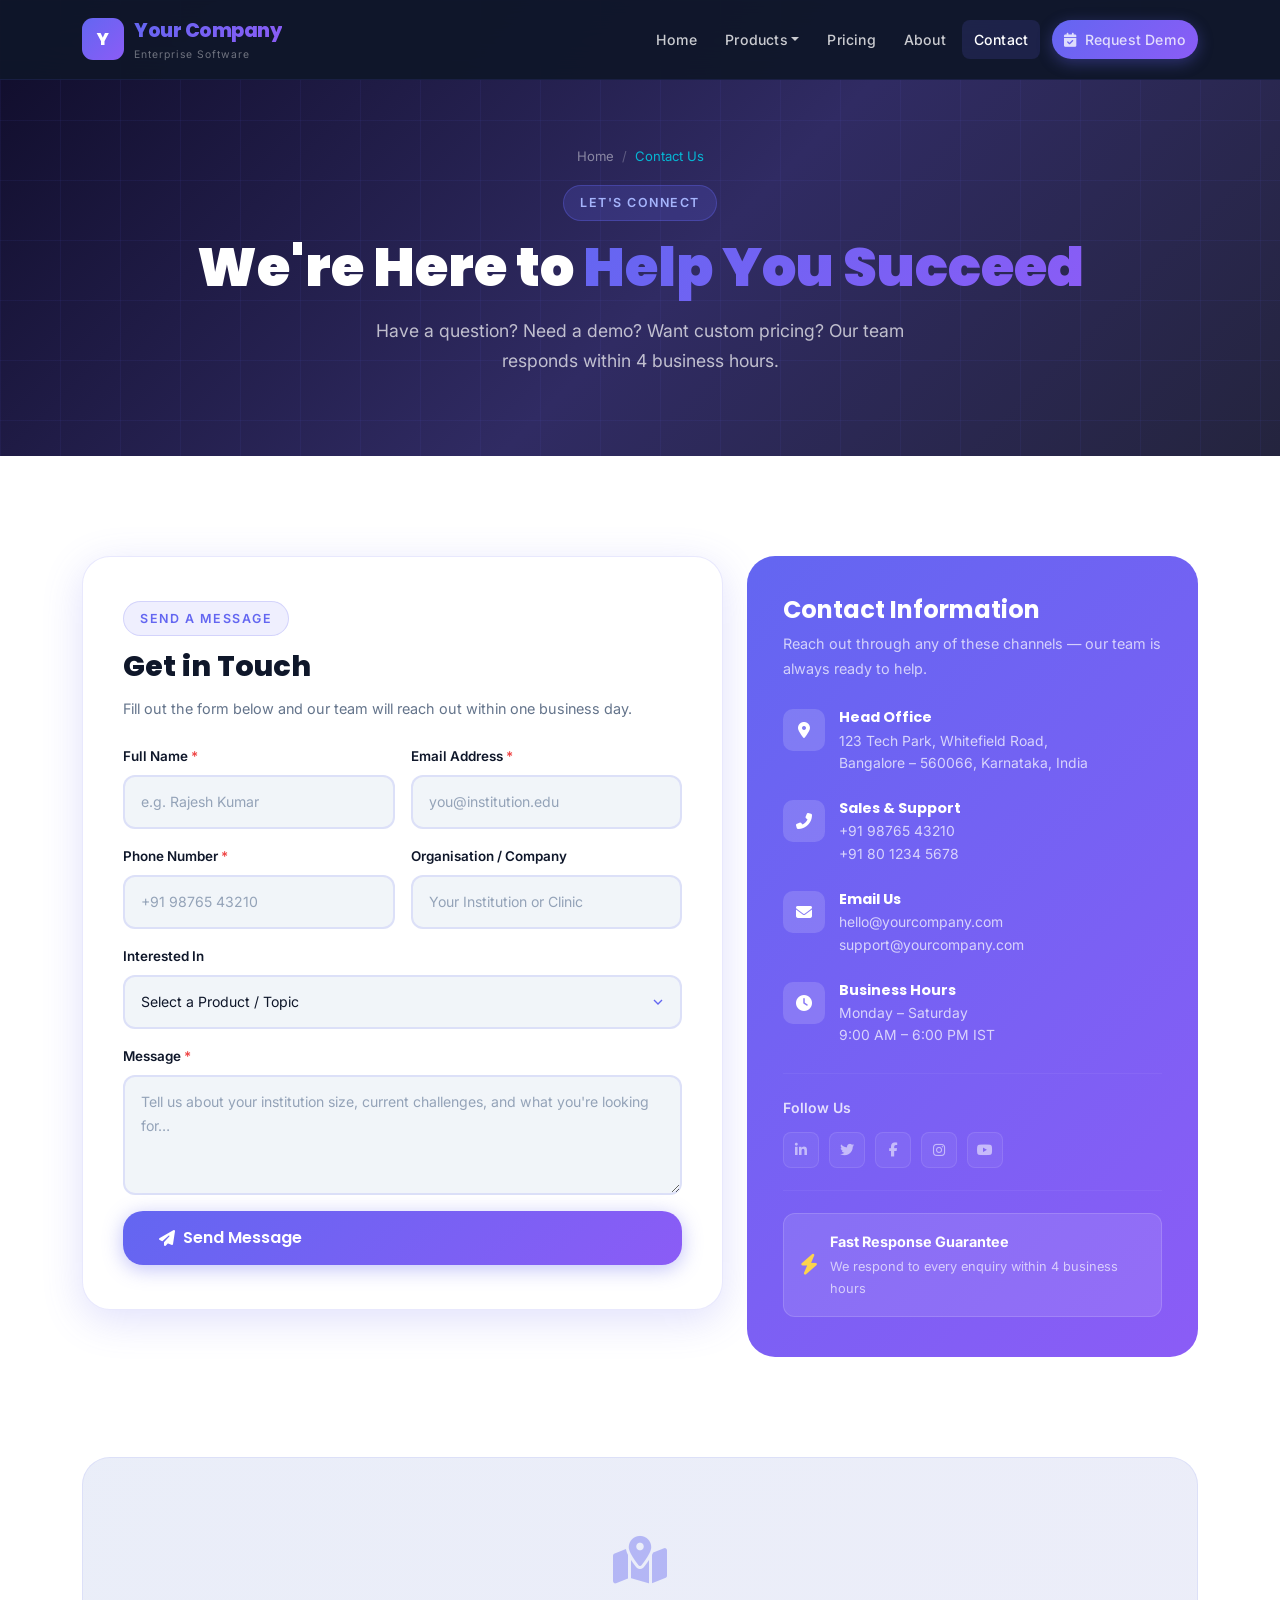
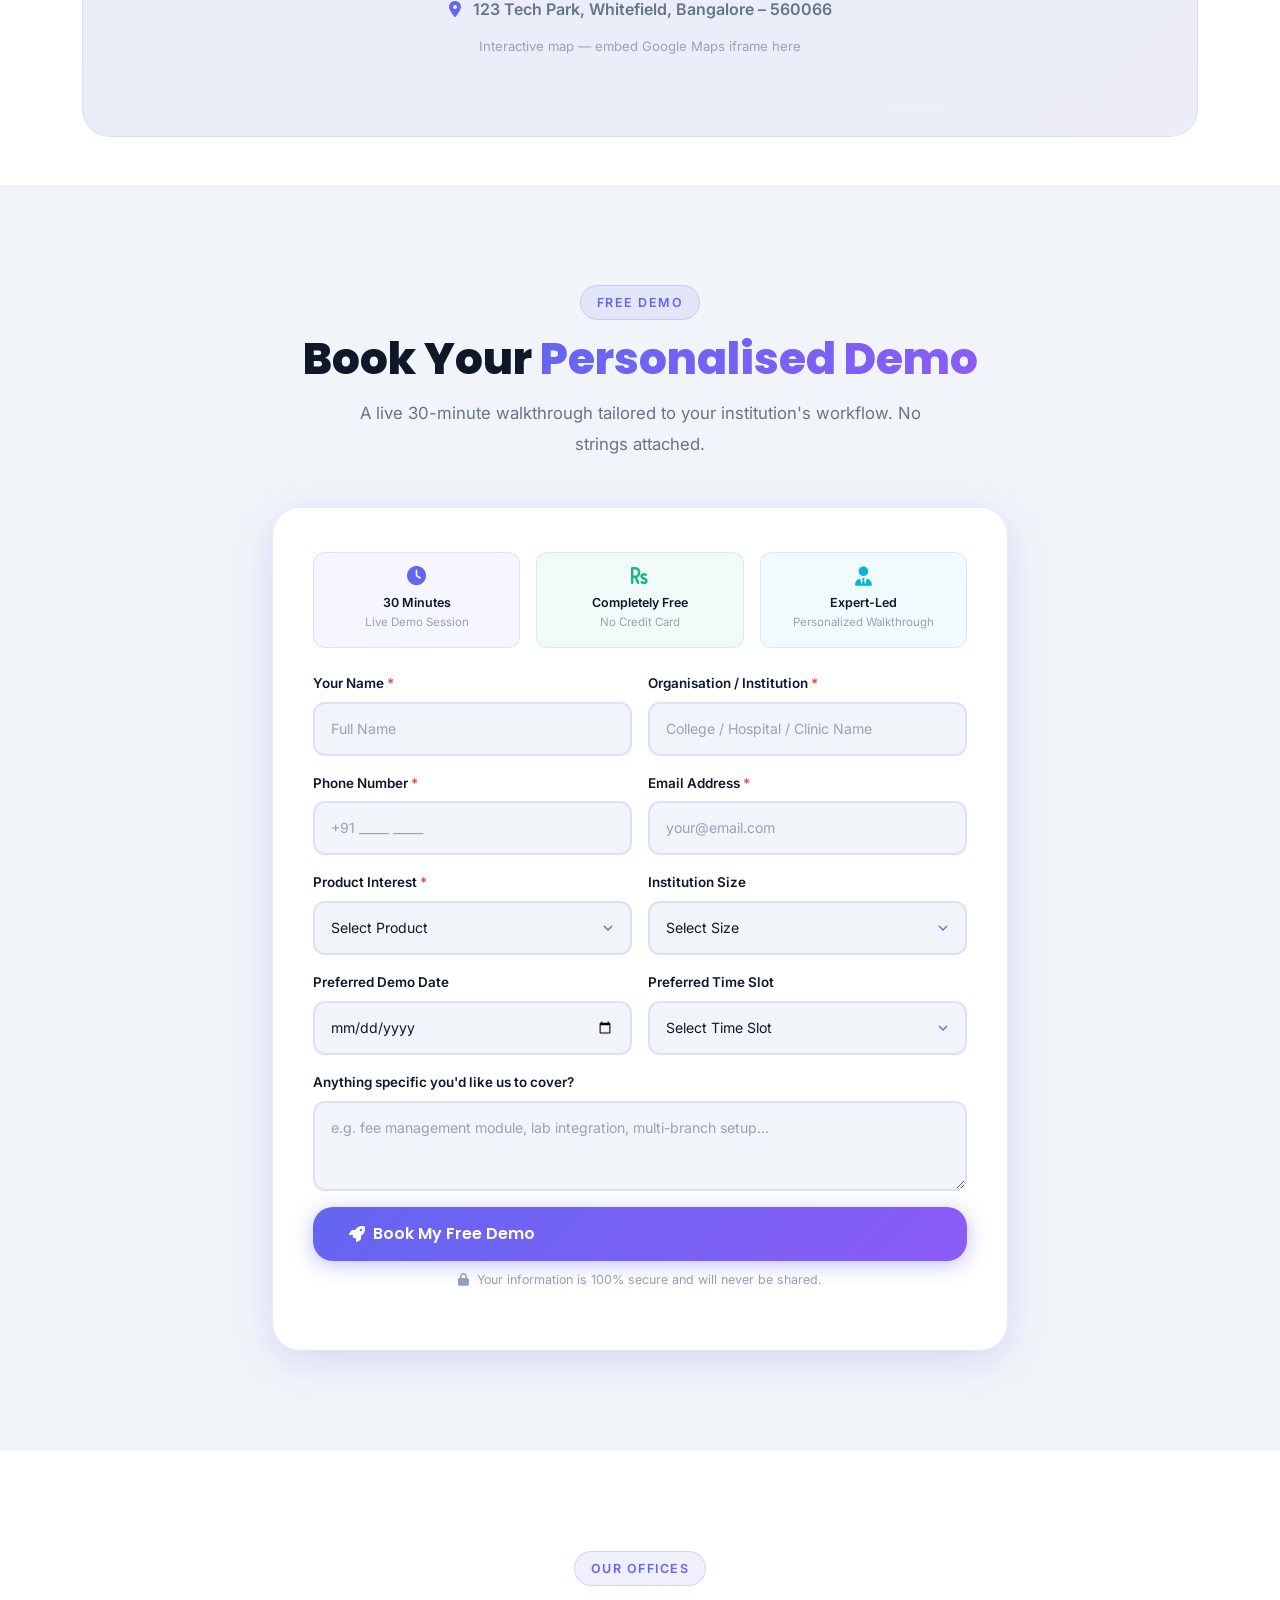
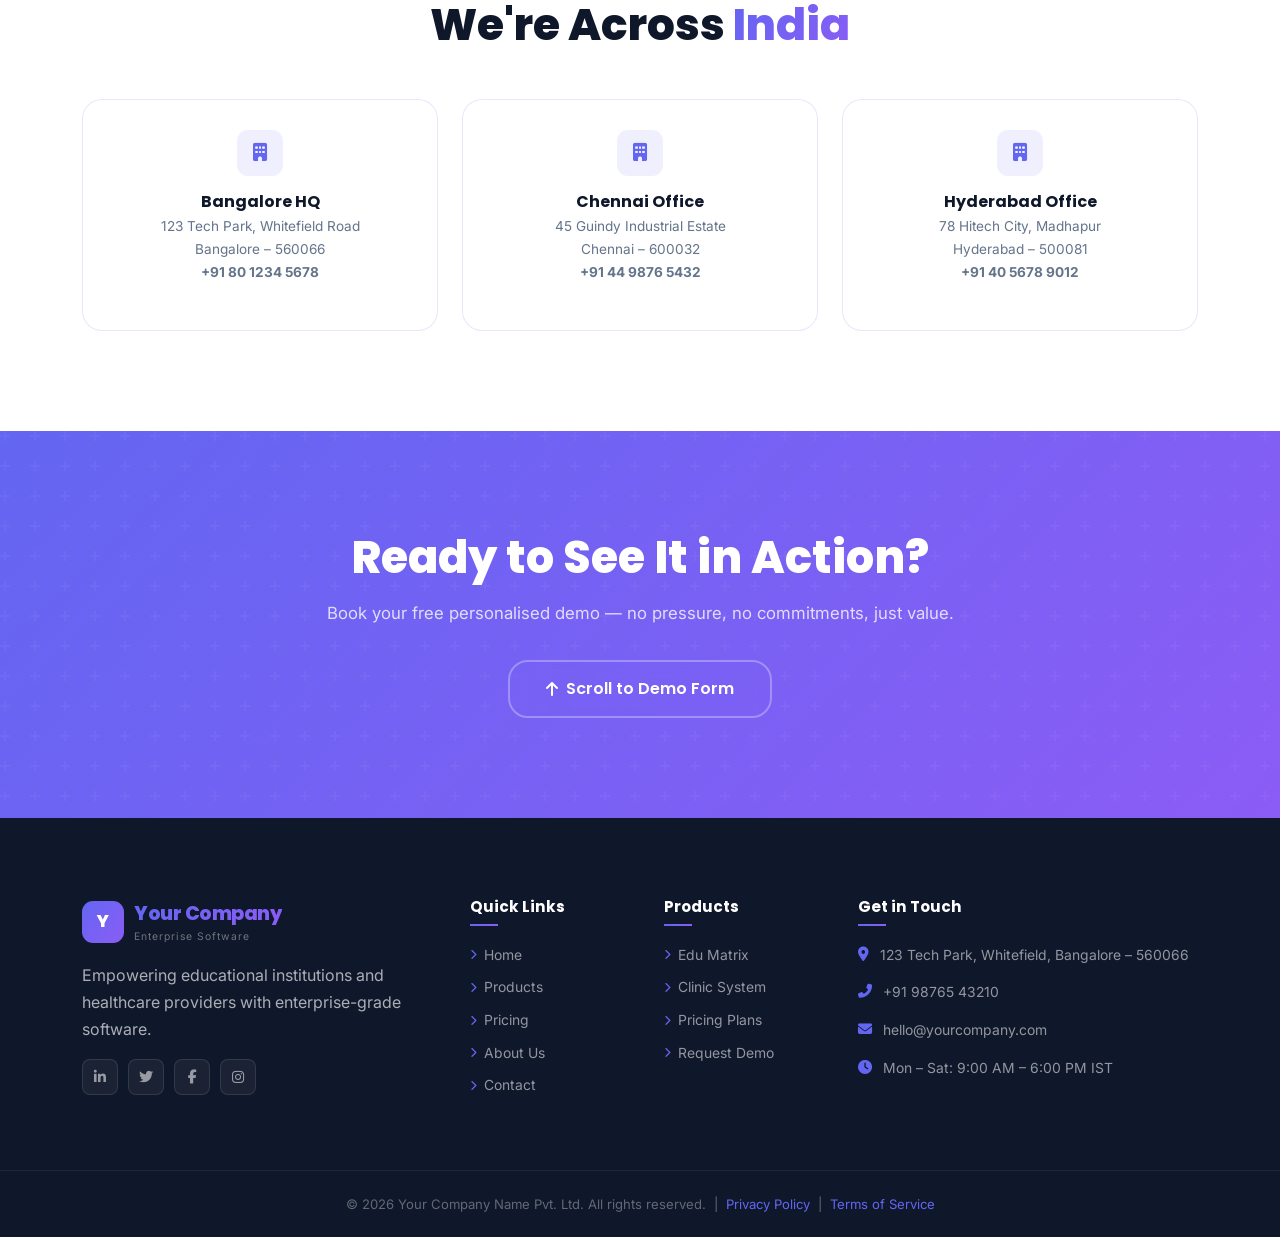
<file: public/website/contact.html>
<!DOCTYPE html>
<html lang="en">
<head>
  <meta charset="UTF-8" />
  <meta name="viewport" content="width=device-width, initial-scale=1.0" />
  <meta name="description" content="Contact Your Company Name — Get in touch, request a free demo, or speak with our sales team for Edu Matrix and Clinic Management." />
  <title>Contact &amp; Demo | Your Company Name</title>
  <link rel="icon" href="data:image/svg+xml,<svg xmlns='http://www.w3.org/2000/svg' viewBox='0 0 100 100'><rect width='100' height='100' rx='20' fill='%236366f1'/><text y='.9em' font-size='70' x='15' fill='white' font-weight='900'>Y</text></svg>" />
  <link rel="stylesheet" href="https://cdn.jsdelivr.net/npm/bootstrap@5.3.2/dist/css/bootstrap.min.css" />
  <link rel="stylesheet" href="https://cdnjs.cloudflare.com/ajax/libs/font-awesome/6.5.1/css/all.min.css" />
  <link rel="stylesheet" href="https://unpkg.com/aos@2.3.4/dist/aos.css" />
  <link rel="stylesheet" href="style.css" />
</head>
<body>

  <div id="page-loader">
    <div class="loader-inner">
      <div class="loader-logo">Contact Us</div>
      <div class="loader-subtitle">Your Company Name</div>
      <div class="loader-bar"><div class="loader-progress"></div></div>
    </div>
  </div>

  <nav class="navbar navbar-custom navbar-expand-lg w-100">
    <div class="container">
      <a class="navbar-brand-custom" href="index.html">
        <div class="brand-logo">Y</div>
        <div><span class="brand-name">Your Company</span><span class="brand-tagline">Enterprise Software</span></div>
      </a>
      <button class="navbar-toggler" type="button" data-bs-toggle="collapse" data-bs-target="#navbarNav">
        <span class="navbar-toggler-icon"></span>
      </button>
      <div class="collapse navbar-collapse" id="navbarNav">
        <ul class="navbar-nav ms-auto align-items-lg-center gap-1">
          <li class="nav-item"><a class="nav-link" href="index.html">Home</a></li>
          <li class="nav-item dropdown">
            <a class="nav-link dropdown-toggle" href="products.html" data-bs-toggle="dropdown">Products</a>
            <ul class="dropdown-menu dropdown-menu-custom">
              <li><a class="dropdown-item" href="education-crm.html"><i class="fas fa-graduation-cap"></i> Edu Matrix</a></li>
              <li><a class="dropdown-item" href="clinic-management.html"><i class="fas fa-hospital-user"></i> Clinic System</a></li>
            </ul>
          </li>
          <li class="nav-item"><a class="nav-link" href="pricing.html">Pricing</a></li>
          <li class="nav-item"><a class="nav-link" href="about.html">About</a></li>
          <li class="nav-item"><a class="nav-link active" href="contact.html">Contact</a></li>
          <li class="nav-item ms-lg-2">
            <a class="nav-link btn-demo-nav" href="#demo"><i class="fas fa-calendar-check me-1"></i> Request Demo</a>
          </li>
        </ul>
      </div>
    </div>
  </nav>

  <!-- PAGE HERO -->
  <section class="page-hero">
    <div class="container">
      <div class="page-hero-inner text-center">
        <nav class="breadcrumb-nav justify-content-center">
          <a href="index.html">Home</a><span>/</span>
          <span class="bc-cur">Contact Us</span>
        </nav>
        <span class="section-badge" style="background:rgba(99,102,241,.2);color:#a5b4fc;border-color:rgba(99,102,241,.35)">Let's Connect</span>
        <h1>We're Here to <span class="gradient-text">Help You Succeed</span></h1>
        <p class="mt-3" style="max-width:580px;margin:0 auto;color:rgba(255,255,255,.7)">
          Have a question? Need a demo? Want custom pricing? Our team responds within 4 business hours.
        </p>
      </div>
    </div>
  </section>

  <!-- CONTACT SECTION -->
  <section class="section-py" id="contact">
    <div class="container">
      <div class="row g-4 align-items-start">
        <!-- Contact Form -->
        <div class="col-lg-7" data-aos="fade-right">
          <div class="contact-card">
            <div class="mb-4">
              <span class="section-badge">Send a Message</span>
              <h2 class="section-title" style="font-size:1.8rem">Get in Touch</h2>
              <p style="color:var(--text-secondary);font-size:.9rem">Fill out the form below and our team will reach out within one business day.</p>
            </div>
            <form data-form>
              <div class="row g-3">
                <div class="col-md-6">
                  <label class="form-lbl">Full Name <span style="color:#ef4444">*</span></label>
                  <input type="text" class="form-inp" placeholder="e.g. Rajesh Kumar" required />
                </div>
                <div class="col-md-6">
                  <label class="form-lbl">Email Address <span style="color:#ef4444">*</span></label>
                  <input type="email" class="form-inp" placeholder="you@institution.edu" required />
                </div>
                <div class="col-md-6">
                  <label class="form-lbl">Phone Number <span style="color:#ef4444">*</span></label>
                  <input type="tel" class="form-inp" placeholder="+91 98765 43210" required />
                </div>
                <div class="col-md-6">
                  <label class="form-lbl">Organisation / Company</label>
                  <input type="text" class="form-inp" placeholder="Your Institution or Clinic" />
                </div>
                <div class="col-12">
                  <label class="form-lbl">Interested In</label>
                  <select class="form-inp">
                    <option value="">Select a Product / Topic</option>
                    <option>Edu Matrix</option>
                    <option>Clinic Management System</option>
                    <option>Both Products</option>
                    <option>Partnership / Reseller</option>
                    <option>General Enquiry</option>
                  </select>
                </div>
                <div class="col-12">
                  <label class="form-lbl">Message <span style="color:#ef4444">*</span></label>
                  <textarea class="form-inp" placeholder="Tell us about your institution size, current challenges, and what you're looking for…" required></textarea>
                </div>
                <div class="col-12">
                  <button type="submit" class="btn btn-primary-gradient btn-lg-custom w-100">
                    <i class="fas fa-paper-plane"></i> Send Message
                  </button>
                </div>
              </div>
              <div class="form-alert"></div>
            </form>
          </div>
        </div>

        <!-- Contact Info -->
        <div class="col-lg-5" data-aos="fade-left">
          <div class="contact-info-card">
            <h4 style="color:white;margin-bottom:8px">Contact Information</h4>
            <p style="color:rgba(255,255,255,.7);font-size:.9rem;margin-bottom:28px">Reach out through any of these channels — our team is always ready to help.</p>

            <div class="contact-info-item">
              <div class="ci-icon"><i class="fas fa-map-marker-alt"></i></div>
              <div class="ci-text">
                <h6>Head Office</h6>
                <p>123 Tech Park, Whitefield Road,<br>Bangalore – 560066, Karnataka, India</p>
              </div>
            </div>
            <div class="contact-info-item">
              <div class="ci-icon"><i class="fas fa-phone-alt"></i></div>
              <div class="ci-text">
                <h6>Sales &amp; Support</h6>
                <p>+91 98765 43210<br>+91 80 1234 5678</p>
              </div>
            </div>
            <div class="contact-info-item">
              <div class="ci-icon"><i class="fas fa-envelope"></i></div>
              <div class="ci-text">
                <h6>Email Us</h6>
                <p>hello@yourcompany.com<br>support@yourcompany.com</p>
              </div>
            </div>
            <div class="contact-info-item">
              <div class="ci-icon"><i class="fas fa-clock"></i></div>
              <div class="ci-text">
                <h6>Business Hours</h6>
                <p>Monday – Saturday<br>9:00 AM – 6:00 PM IST</p>
              </div>
            </div>

            <hr style="border-color:rgba(255,255,255,.2);margin:22px 0" />

            <p style="color:rgba(255,255,255,.8);font-size:.88rem;font-weight:600;margin-bottom:12px">Follow Us</p>
            <div class="social-links">
              <a href="#" class="social-link" aria-label="LinkedIn"><i class="fab fa-linkedin-in"></i></a>
              <a href="#" class="social-link" aria-label="Twitter"><i class="fab fa-twitter"></i></a>
              <a href="#" class="social-link" aria-label="Facebook"><i class="fab fa-facebook-f"></i></a>
              <a href="#" class="social-link" aria-label="Instagram"><i class="fab fa-instagram"></i></a>
              <a href="#" class="social-link" aria-label="YouTube"><i class="fab fa-youtube"></i></a>
            </div>

            <hr style="border-color:rgba(255,255,255,.2);margin:22px 0" />

            <!-- Quick response promise -->
            <div style="background:rgba(255,255,255,.1);border-radius:var(--radius);padding:16px;border:1px solid rgba(255,255,255,.15)">
              <div style="display:flex;align-items:center;gap:12px">
                <i class="fas fa-bolt" style="color:#fcd34d;font-size:1.3rem"></i>
                <div>
                  <div style="color:white;font-weight:700;font-size:.9rem">Fast Response Guarantee</div>
                  <div style="color:rgba(255,255,255,.65);font-size:.8rem;margin-top:2px">We respond to every enquiry within 4 business hours</div>
                </div>
              </div>
            </div>
          </div>
        </div>
      </div>
    </div>
  </section>

  <!-- MAP PLACEHOLDER -->
  <section style="padding:0 0 0">
    <div class="container mb-5" data-aos="fade-up">
      <div style="background:var(--light-2);border:1px solid var(--border-color);border-radius:var(--radius-xl);height:280px;display:flex;align-items:center;justify-content:center;flex-direction:column;gap:12px;overflow:hidden;position:relative">
        <div style="position:absolute;inset:0;background:linear-gradient(135deg,rgba(99,102,241,.05),rgba(139,92,246,.05))"></div>
        <i class="fas fa-map-marked-alt" style="font-size:3rem;color:var(--primary);opacity:.4;position:relative;z-index:1"></i>
        <div style="font-size:1rem;font-weight:600;color:var(--text-secondary);position:relative;z-index:1">
          <i class="fas fa-map-marker-alt me-2" style="color:var(--primary)"></i>
          123 Tech Park, Whitefield, Bangalore – 560066
        </div>
        <div style="font-size:.82rem;color:var(--text-muted);position:relative;z-index:1">Interactive map — embed Google Maps iframe here</div>
      </div>
    </div>
  </section>

  <!-- DEMO REQUEST FORM -->
  <section class="section-py bg-light-section" id="demo">
    <div class="container">
      <div class="text-center mb-5" data-aos="fade-up">
        <span class="section-badge">Free Demo</span>
        <h2 class="section-title">Book Your <span class="gradient-text">Personalised Demo</span></h2>
        <p class="section-subtitle">A live 30-minute walkthrough tailored to your institution's workflow. No strings attached.</p>
      </div>
      <div class="row justify-content-center">
        <div class="col-lg-8" data-aos="fade-up" data-aos-delay="100">
          <div class="contact-card">
            <!-- Demo benefits bar -->
            <div class="row g-3 mb-4 text-center">
              <div class="col-4">
                <div style="padding:14px;background:rgba(99,102,241,.06);border-radius:var(--radius);border:1px solid var(--border-color)">
                  <i class="fas fa-clock" style="color:var(--primary);font-size:1.2rem;margin-bottom:6px;display:block"></i>
                  <div style="font-size:.78rem;font-weight:600;color:var(--dark)">30 Minutes</div>
                  <div style="font-size:.72rem;color:var(--text-muted)">Live Demo Session</div>
                </div>
              </div>
              <div class="col-4">
                <div style="padding:14px;background:rgba(16,185,129,.06);border-radius:var(--radius);border:1px solid rgba(16,185,129,.15)">
                  <i class="fas fa-rupee-sign" style="color:var(--accent-green);font-size:1.2rem;margin-bottom:6px;display:block"></i>
                  <div style="font-size:.78rem;font-weight:600;color:var(--dark)">Completely Free</div>
                  <div style="font-size:.72rem;color:var(--text-muted)">No Credit Card</div>
                </div>
              </div>
              <div class="col-4">
                <div style="padding:14px;background:rgba(6,182,212,.06);border-radius:var(--radius);border:1px solid rgba(6,182,212,.15)">
                  <i class="fas fa-user-tie" style="color:var(--accent);font-size:1.2rem;margin-bottom:6px;display:block"></i>
                  <div style="font-size:.78rem;font-weight:600;color:var(--dark)">Expert-Led</div>
                  <div style="font-size:.72rem;color:var(--text-muted)">Personalized Walkthrough</div>
                </div>
              </div>
            </div>

            <form data-form>
              <div class="row g-3">
                <div class="col-md-6">
                  <label class="form-lbl">Your Name <span style="color:#ef4444">*</span></label>
                  <input type="text" class="form-inp" placeholder="Full Name" required />
                </div>
                <div class="col-md-6">
                  <label class="form-lbl">Organisation / Institution <span style="color:#ef4444">*</span></label>
                  <input type="text" class="form-inp" placeholder="College / Hospital / Clinic Name" required />
                </div>
                <div class="col-md-6">
                  <label class="form-lbl">Phone Number <span style="color:#ef4444">*</span></label>
                  <input type="tel" class="form-inp" placeholder="+91 _____ _____" required />
                </div>
                <div class="col-md-6">
                  <label class="form-lbl">Email Address <span style="color:#ef4444">*</span></label>
                  <input type="email" class="form-inp" placeholder="your@email.com" required />
                </div>
                <div class="col-md-6">
                  <label class="form-lbl">Product Interest <span style="color:#ef4444">*</span></label>
                  <select class="form-inp" required>
                    <option value="">Select Product</option>
                    <option value="edu">Edu Matrix</option>
                    <option value="clinic">Clinic Management System</option>
                    <option value="both">Both Products</option>
                  </select>
                </div>
                <div class="col-md-6">
                  <label class="form-lbl">Institution Size</label>
                  <select class="form-inp">
                    <option value="">Select Size</option>
                    <option>Below 500 (Students / Patients)</option>
                    <option>500 – 2,000</option>
                    <option>2,000 – 5,000</option>
                    <option>5,000 – 20,000</option>
                    <option>Above 20,000</option>
                  </select>
                </div>
                <div class="col-md-6">
                  <label class="form-lbl">Preferred Demo Date</label>
                  <input type="date" class="form-inp" />
                </div>
                <div class="col-md-6">
                  <label class="form-lbl">Preferred Time Slot</label>
                  <select class="form-inp">
                    <option value="">Select Time Slot</option>
                    <option>9:00 AM – 10:00 AM IST</option>
                    <option>11:00 AM – 12:00 PM IST</option>
                    <option>2:00 PM – 3:00 PM IST</option>
                    <option>4:00 PM – 5:00 PM IST</option>
                  </select>
                </div>
                <div class="col-12">
                  <label class="form-lbl">Anything specific you'd like us to cover?</label>
                  <textarea class="form-inp" style="min-height:90px" placeholder="e.g. fee management module, lab integration, multi-branch setup…"></textarea>
                </div>
                <div class="col-12">
                  <button type="submit" class="btn btn-primary-gradient btn-lg-custom w-100">
                    <i class="fas fa-rocket"></i> Book My Free Demo
                  </button>
                  <p class="text-center mt-2" style="font-size:.78rem;color:var(--text-muted)">
                    <i class="fas fa-lock me-1"></i> Your information is 100% secure and will never be shared.
                  </p>
                </div>
              </div>
              <div class="form-alert"></div>
            </form>
          </div>
        </div>
      </div>
    </div>
  </section>

  <!-- OFFICES / REGIONAL -->
  <section class="section-py">
    <div class="container">
      <div class="text-center mb-5" data-aos="fade-up">
        <span class="section-badge">Our Offices</span>
        <h2 class="section-title">We're Across <span class="gradient-text">India</span></h2>
      </div>
      <div class="row g-4">
        <div class="col-lg-4 col-md-6" data-aos="fade-up" data-aos-delay="50">
          <div class="module-card text-center" style="padding:30px">
            <div class="module-icon mx-auto mb-3"><i class="fas fa-building"></i></div>
            <h5 class="mb-1">Bangalore HQ</h5>
            <p style="color:var(--text-secondary);font-size:.85rem">123 Tech Park, Whitefield Road<br>Bangalore – 560066<br><strong>+91 80 1234 5678</strong></p>
          </div>
        </div>
        <div class="col-lg-4 col-md-6" data-aos="fade-up" data-aos-delay="100">
          <div class="module-card text-center" style="padding:30px">
            <div class="module-icon mx-auto mb-3"><i class="fas fa-building"></i></div>
            <h5 class="mb-1">Chennai Office</h5>
            <p style="color:var(--text-secondary);font-size:.85rem">45 Guindy Industrial Estate<br>Chennai – 600032<br><strong>+91 44 9876 5432</strong></p>
          </div>
        </div>
        <div class="col-lg-4 col-md-6" data-aos="fade-up" data-aos-delay="150">
          <div class="module-card text-center" style="padding:30px">
            <div class="module-icon mx-auto mb-3"><i class="fas fa-building"></i></div>
            <h5 class="mb-1">Hyderabad Office</h5>
            <p style="color:var(--text-secondary);font-size:.85rem">78 Hitech City, Madhapur<br>Hyderabad – 500081<br><strong>+91 40 5678 9012</strong></p>
          </div>
        </div>
      </div>
    </div>
  </section>

  <!-- CTA -->
  <section class="cta-section section-py">
    <div class="container">
      <div class="cta-inner text-center">
        <h2 class="cta-title">Ready to See It in Action?</h2>
        <p class="cta-subtitle">Book your free personalised demo — no pressure, no commitments, just value.</p>
        <a href="#demo" class="btn btn-outline-light-custom btn-lg-custom">
          <i class="fas fa-arrow-up"></i> Scroll to Demo Form
        </a>
      </div>
    </div>
  </section>

  <!-- FOOTER -->
  <footer class="footer">
    <div class="container">
      <div class="row g-5">
        <div class="col-lg-4 col-md-6">
          <div class="navbar-brand-custom mb-3">
            <div class="brand-logo">Y</div>
            <div><span class="brand-name">Your Company</span><span class="brand-tagline">Enterprise Software</span></div>
          </div>
          <p>Empowering educational institutions and healthcare providers with enterprise-grade software.</p>
          <div class="social-links">
            <a href="#" class="social-link"><i class="fab fa-linkedin-in"></i></a>
            <a href="#" class="social-link"><i class="fab fa-twitter"></i></a>
            <a href="#" class="social-link"><i class="fab fa-facebook-f"></i></a>
            <a href="#" class="social-link"><i class="fab fa-instagram"></i></a>
          </div>
        </div>
        <div class="col-lg-2 col-md-3 col-6">
          <h6 class="footer-heading">Quick Links</h6>
          <ul class="footer-links">
            <li><a href="index.html"><i class="fas fa-chevron-right"></i> Home</a></li>
            <li><a href="products.html"><i class="fas fa-chevron-right"></i> Products</a></li>
            <li><a href="pricing.html"><i class="fas fa-chevron-right"></i> Pricing</a></li>
            <li><a href="about.html"><i class="fas fa-chevron-right"></i> About Us</a></li>
            <li><a href="contact.html"><i class="fas fa-chevron-right"></i> Contact</a></li>
          </ul>
        </div>
        <div class="col-lg-2 col-md-3 col-6">
          <h6 class="footer-heading">Products</h6>
          <ul class="footer-links">
            <li><a href="education-crm.html"><i class="fas fa-chevron-right"></i> Edu Matrix</a></li>
            <li><a href="clinic-management.html"><i class="fas fa-chevron-right"></i> Clinic System</a></li>
            <li><a href="pricing.html"><i class="fas fa-chevron-right"></i> Pricing Plans</a></li>
            <li><a href="contact.html#demo"><i class="fas fa-chevron-right"></i> Request Demo</a></li>
          </ul>
        </div>
        <div class="col-lg-4 col-md-6">
          <h6 class="footer-heading">Get in Touch</h6>
          <div class="footer-contact-item"><i class="fas fa-map-marker-alt"></i><p>123 Tech Park, Whitefield, Bangalore – 560066</p></div>
          <div class="footer-contact-item"><i class="fas fa-phone-alt"></i><p>+91 98765 43210</p></div>
          <div class="footer-contact-item"><i class="fas fa-envelope"></i><p>hello@yourcompany.com</p></div>
          <div class="footer-contact-item"><i class="fas fa-clock"></i><p>Mon – Sat: 9:00 AM – 6:00 PM IST</p></div>
        </div>
      </div>
    </div>
    <div class="footer-bottom">
      <div class="container">
        <p>&copy; 2026 Your Company Name Pvt. Ltd. All rights reserved. &nbsp;|&nbsp; <a href="#">Privacy Policy</a> &nbsp;|&nbsp; <a href="#">Terms of Service</a></p>
      </div>
    </div>
  </footer>

  <button class="back-to-top" id="backToTop"><i class="fas fa-arrow-up"></i></button>
  <script src="https://cdn.jsdelivr.net/npm/bootstrap@5.3.2/dist/js/bootstrap.bundle.min.js"></script>
  <script src="https://unpkg.com/aos@2.3.4/dist/aos.js"></script>
  <script src="script.js"></script>
</body>
</html>
</file>
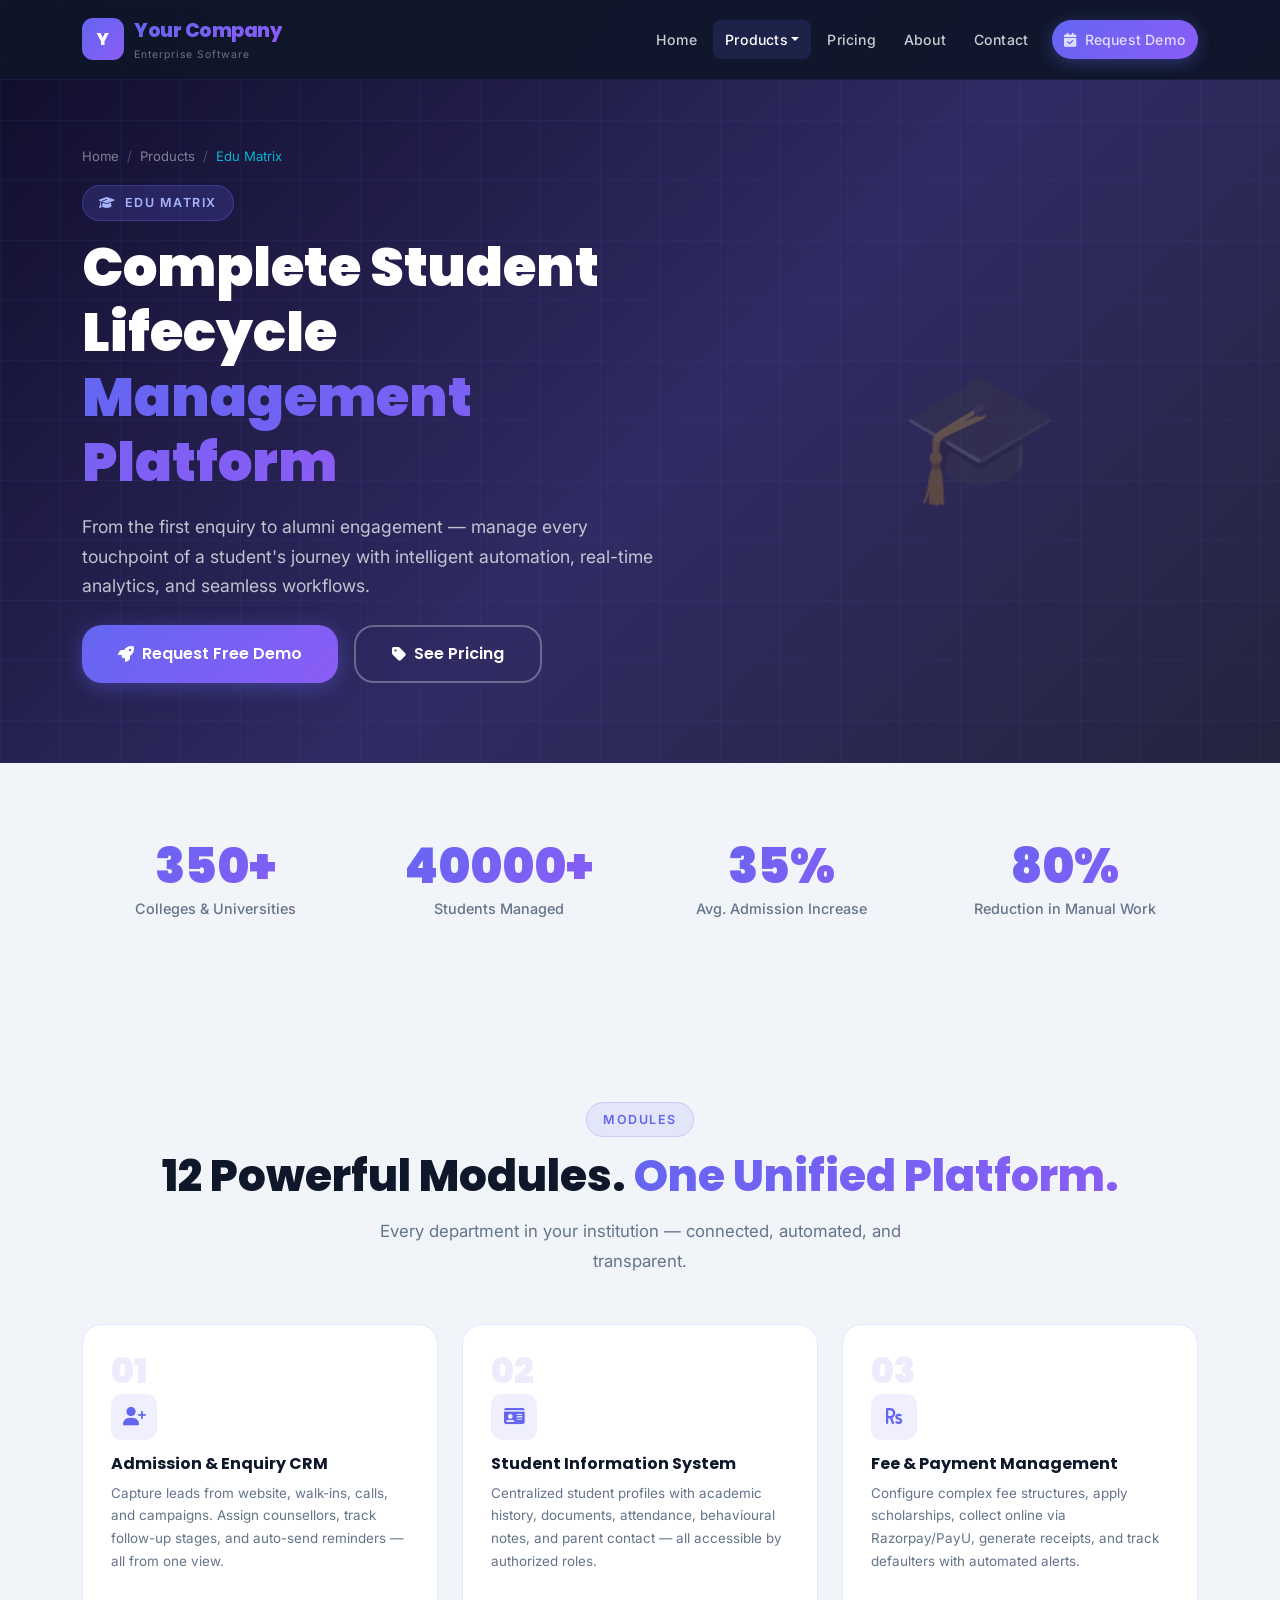
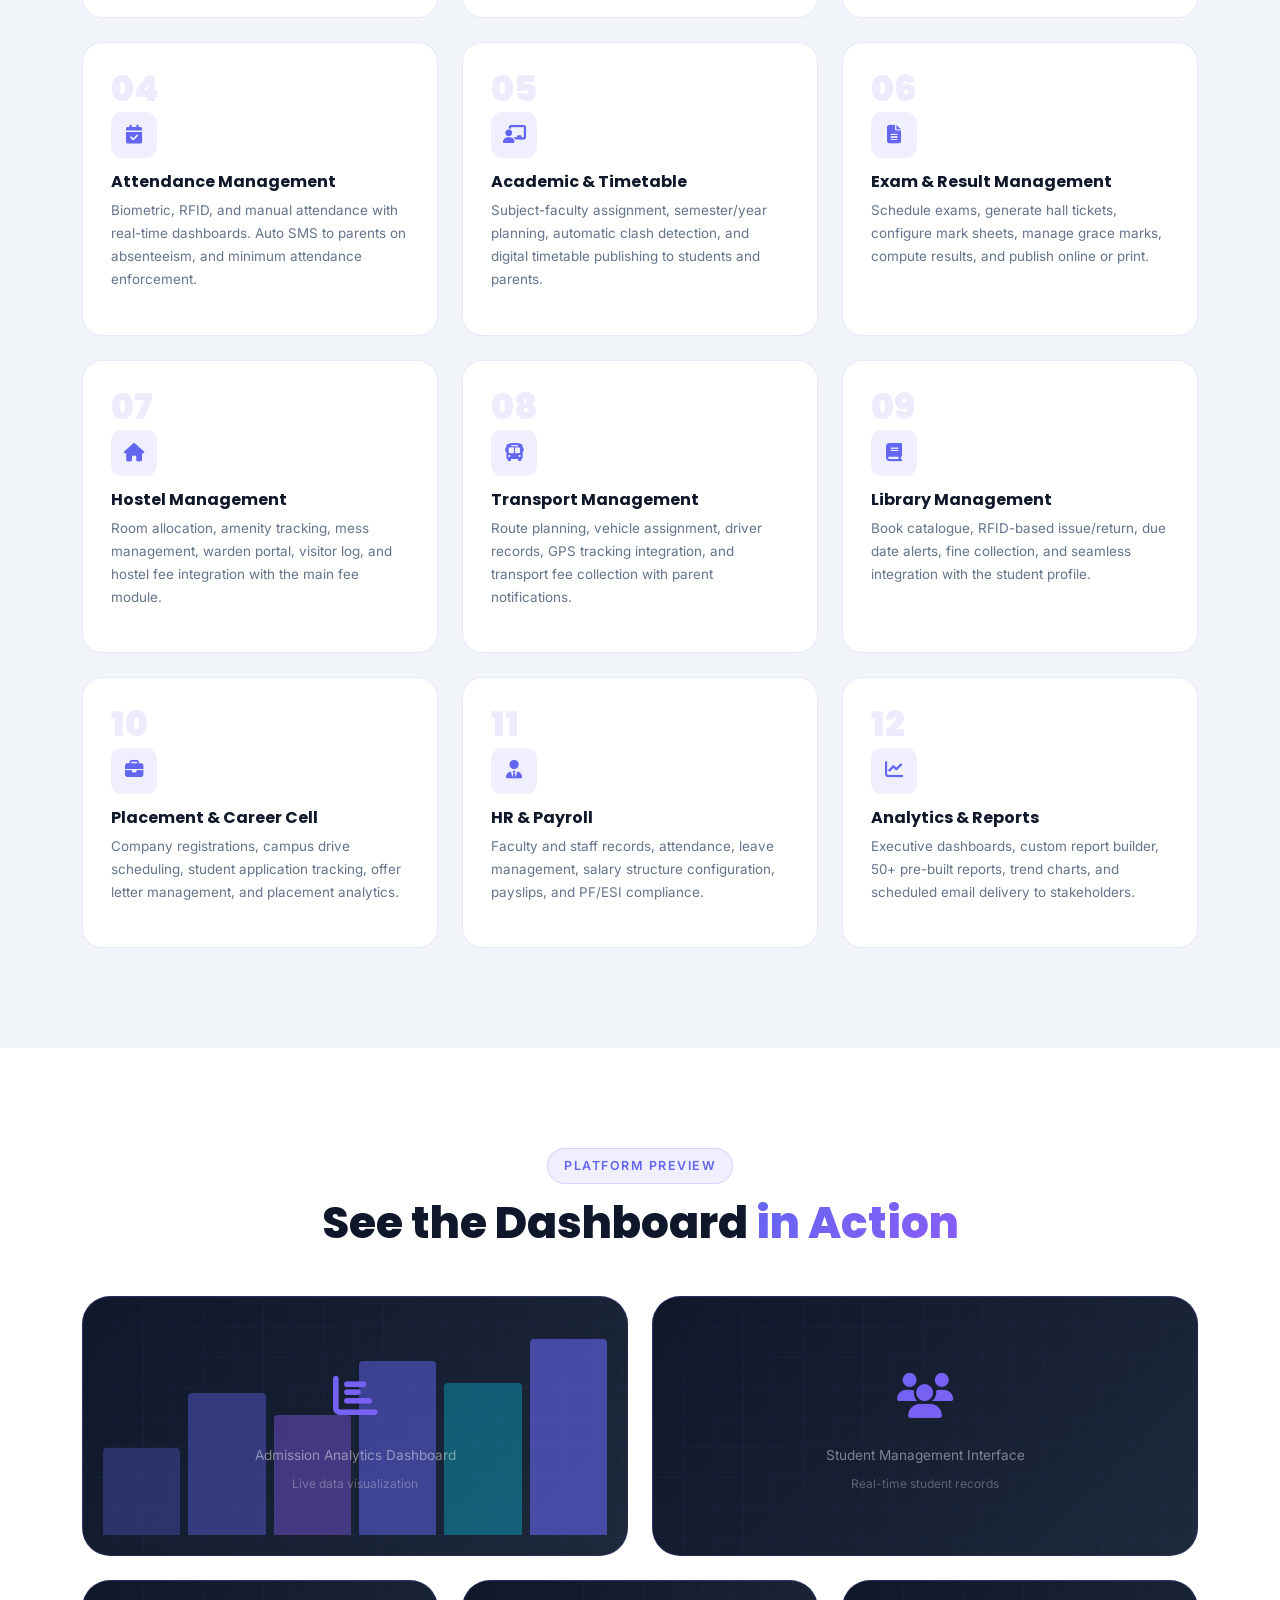
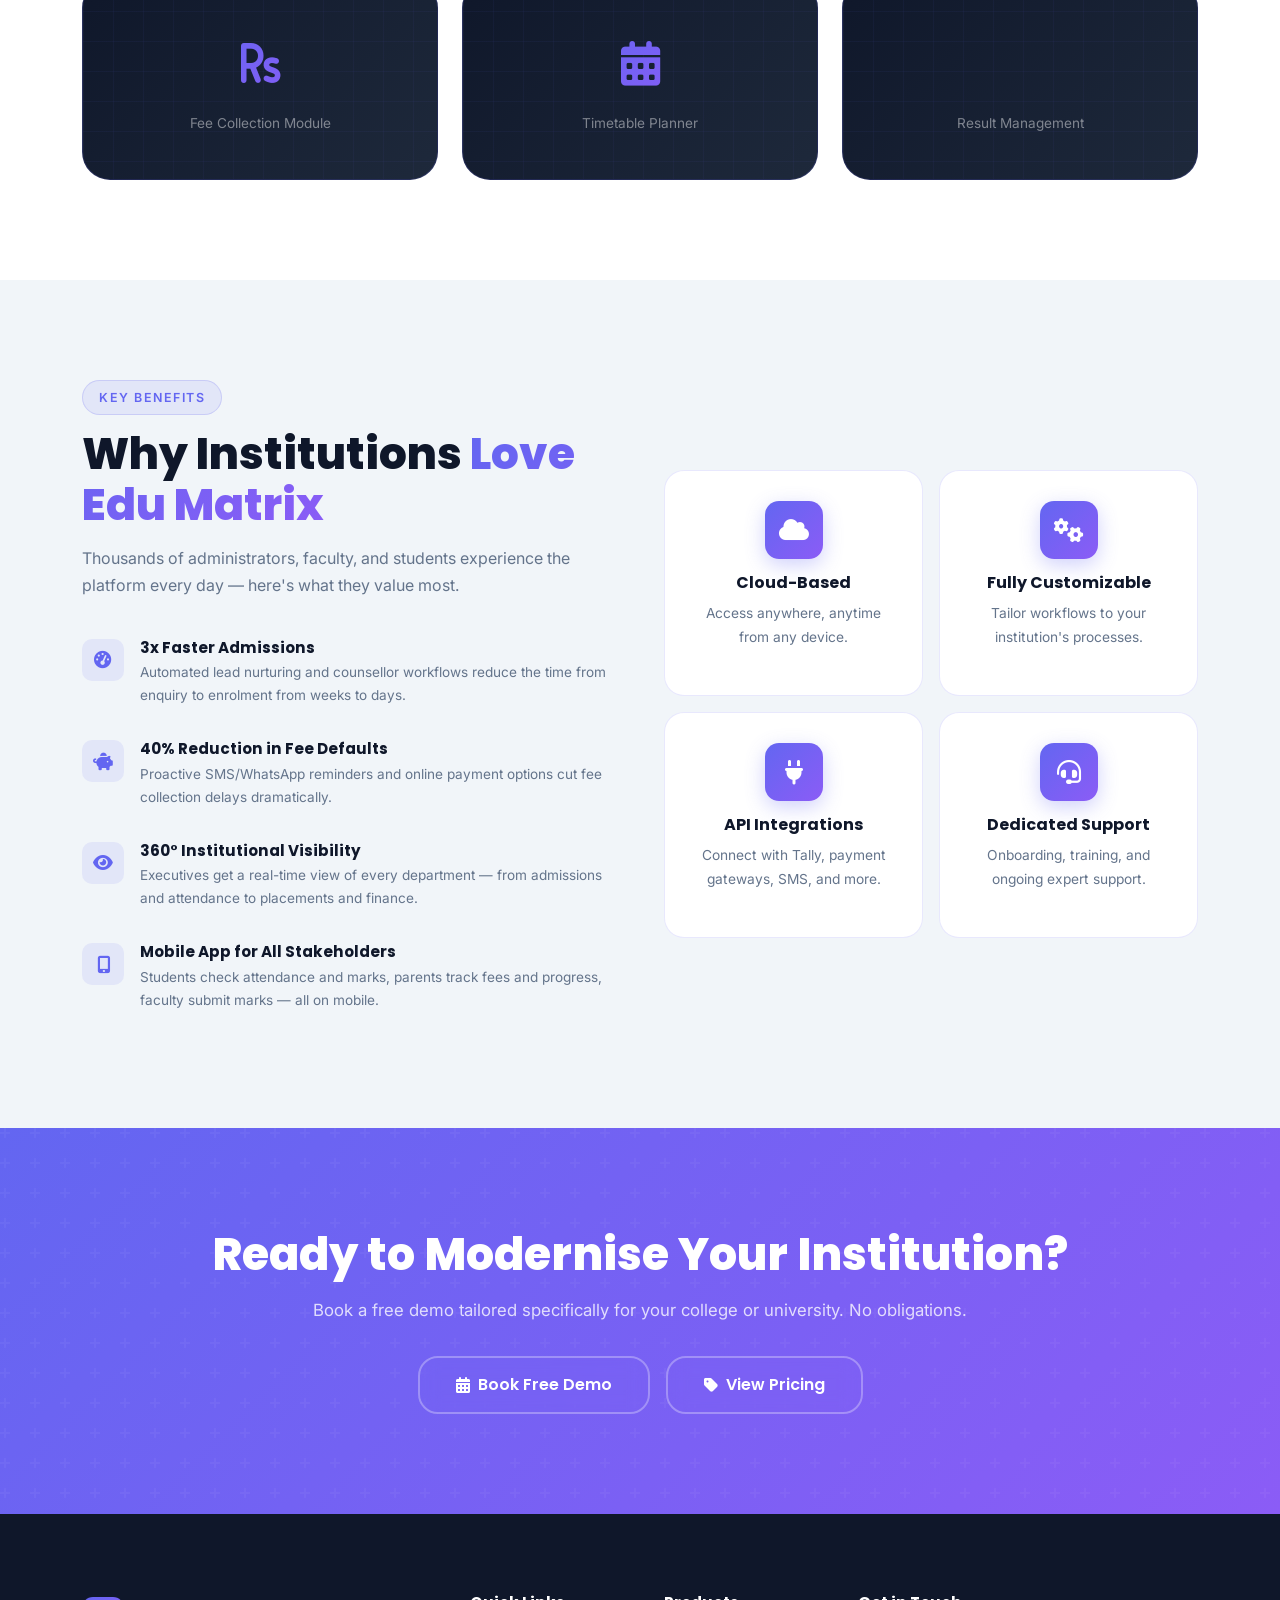
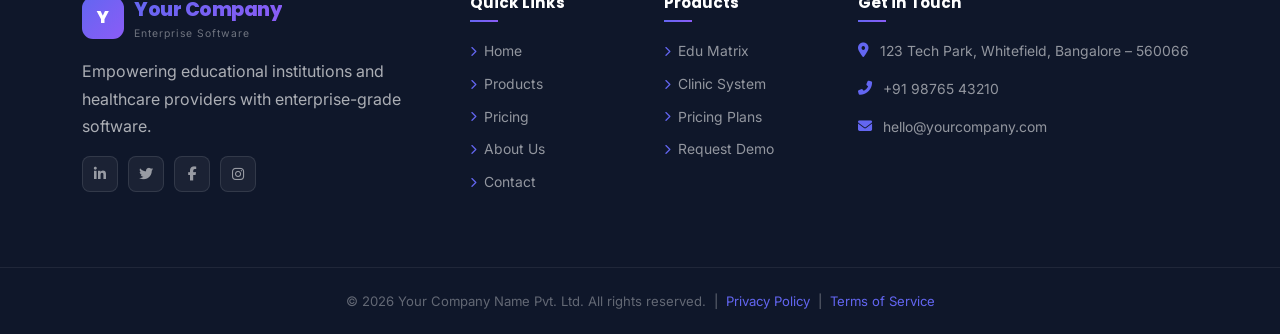
<file: public/website/education-crm.html>
<!DOCTYPE html>
<html lang="en">
<head>
  <meta charset="UTF-8" />
  <meta name="viewport" content="width=device-width, initial-scale=1.0" />
  <meta name="description" content="Edu Matrix by Your Company Name — Complete student lifecycle management for colleges, universities, and institutions." />
  <title>Edu Matrix | Your Company Name</title>
  <link rel="icon" href="data:image/svg+xml,<svg xmlns='http://www.w3.org/2000/svg' viewBox='0 0 100 100'><rect width='100' height='100' rx='20' fill='%236366f1'/><text y='.9em' font-size='70' x='15' fill='white' font-weight='900'>Y</text></svg>" />
  <link rel="stylesheet" href="https://cdn.jsdelivr.net/npm/bootstrap@5.3.2/dist/css/bootstrap.min.css" />
  <link rel="stylesheet" href="https://cdnjs.cloudflare.com/ajax/libs/font-awesome/6.5.1/css/all.min.css" />
  <link rel="stylesheet" href="https://unpkg.com/aos@2.3.4/dist/aos.css" />
  <link rel="stylesheet" href="style.css" />
</head>
<body>

  <!-- PAGE LOADER -->
  <div id="page-loader">
    <div class="loader-inner">
      <div class="loader-logo">Edu Matrix</div>
      <div class="loader-subtitle">Your Company Name</div>
      <div class="loader-bar"><div class="loader-progress"></div></div>
    </div>
  </div>

  <!-- NAVBAR -->
  <nav class="navbar navbar-custom navbar-expand-lg w-100">
    <div class="container">
      <a class="navbar-brand-custom" href="index.html">
        <div class="brand-logo">Y</div>
        <div>
          <span class="brand-name">Your Company</span>
          <span class="brand-tagline">Enterprise Software</span>
        </div>
      </a>
      <button class="navbar-toggler" type="button" data-bs-toggle="collapse" data-bs-target="#navbarNav">
        <span class="navbar-toggler-icon"></span>
      </button>
      <div class="collapse navbar-collapse" id="navbarNav">
        <ul class="navbar-nav ms-auto align-items-lg-center gap-1">
          <li class="nav-item"><a class="nav-link" href="index.html">Home</a></li>
          <li class="nav-item dropdown">
            <a class="nav-link dropdown-toggle active" href="products.html" data-bs-toggle="dropdown">Products</a>
            <ul class="dropdown-menu dropdown-menu-custom">
              <li><a class="dropdown-item" href="education-crm.html"><i class="fas fa-graduation-cap"></i> Edu Matrix</a></li>
              <li><a class="dropdown-item" href="clinic-management.html"><i class="fas fa-hospital-user"></i> Clinic System</a></li>
            </ul>
          </li>
          <li class="nav-item"><a class="nav-link" href="pricing.html">Pricing</a></li>
          <li class="nav-item"><a class="nav-link" href="about.html">About</a></li>
          <li class="nav-item"><a class="nav-link" href="contact.html">Contact</a></li>
          <li class="nav-item ms-lg-2">
            <a class="nav-link btn-demo-nav" href="contact.html#demo"><i class="fas fa-calendar-check me-1"></i> Request Demo</a>
          </li>
        </ul>
      </div>
    </div>
  </nav>

  <!-- PAGE HERO -->
  <section class="page-hero">
    <div class="container">
      <div class="page-hero-inner">
        <nav class="breadcrumb-nav" aria-label="breadcrumb">
          <a href="index.html">Home</a>
          <span>/</span>
          <a href="products.html">Products</a>
          <span>/</span>
          <span class="bc-cur">Edu Matrix</span>
        </nav>
        <div class="row align-items-center g-5">
          <div class="col-lg-7">
            <span class="section-badge" style="background:rgba(99,102,241,.2);color:#a5b4fc;border-color:rgba(99,102,241,.35)">
              <i class="fas fa-graduation-cap me-2"></i>Edu Matrix
            </span>
            <h1>Complete Student Lifecycle<br><span class="gradient-text">Management Platform</span></h1>
            <p class="mt-3">From the first enquiry to alumni engagement — manage every touchpoint of a student's journey with intelligent automation, real-time analytics, and seamless workflows.</p>
            <div class="d-flex gap-3 flex-wrap mt-4">
              <a href="contact.html#demo" class="btn btn-primary-gradient btn-lg-custom">
                <i class="fas fa-rocket"></i> Request Free Demo
              </a>
              <a href="pricing.html" class="btn btn-outline-light-custom btn-lg-custom">
                <i class="fas fa-tag"></i> See Pricing
              </a>
            </div>
          </div>
          <div class="col-lg-5 text-center" data-aos="fade-left">
            <div style="font-size:8rem;opacity:.25;line-height:1">🎓</div>
          </div>
        </div>
      </div>
    </div>
  </section>

  <!-- STATS -->
  <section class="stats-section section-py-sm">
    <div class="container">
      <div class="row g-3 text-center">
        <div class="col-6 col-md-3">
          <div class="stat-item">
            <div class="stat-num" data-counter="350" data-suffix="+">0+</div>
            <div class="stat-lbl">Colleges &amp; Universities</div>
          </div>
        </div>
        <div class="col-6 col-md-3">
          <div class="stat-item">
            <div class="stat-num" data-counter="40000" data-suffix="+">0+</div>
            <div class="stat-lbl">Students Managed</div>
          </div>
        </div>
        <div class="col-6 col-md-3">
          <div class="stat-item">
            <div class="stat-num" data-counter="35" data-suffix="%">0%</div>
            <div class="stat-lbl">Avg. Admission Increase</div>
          </div>
        </div>
        <div class="col-6 col-md-3">
          <div class="stat-item">
            <div class="stat-num" data-counter="80" data-suffix="%">0%</div>
            <div class="stat-lbl">Reduction in Manual Work</div>
          </div>
        </div>
      </div>
    </div>
  </section>

  <!-- MODULES LIST -->
  <section class="section-py bg-light-section" id="modules">
    <div class="container">
      <div class="text-center mb-5" data-aos="fade-up">
        <span class="section-badge">Modules</span>
        <h2 class="section-title">12 Powerful Modules. <span class="gradient-text">One Unified Platform.</span></h2>
        <p class="section-subtitle">Every department in your institution — connected, automated, and transparent.</p>
      </div>
      <div class="row g-4">
        <div class="col-lg-4 col-md-6" data-aos="fade-up" data-aos-delay="50">
          <div class="module-card">
            <div class="module-num">01</div>
            <div class="module-icon"><i class="fas fa-user-plus"></i></div>
            <h5>Admission &amp; Enquiry CRM</h5>
            <p>Capture leads from website, walk-ins, calls, and campaigns. Assign counsellors, track follow-up stages, and auto-send reminders — all from one view.</p>
          </div>
        </div>
        <div class="col-lg-4 col-md-6" data-aos="fade-up" data-aos-delay="100">
          <div class="module-card">
            <div class="module-num">02</div>
            <div class="module-icon"><i class="fas fa-id-card"></i></div>
            <h5>Student Information System</h5>
            <p>Centralized student profiles with academic history, documents, attendance, behavioural notes, and parent contact — all accessible by authorized roles.</p>
          </div>
        </div>
        <div class="col-lg-4 col-md-6" data-aos="fade-up" data-aos-delay="150">
          <div class="module-card">
            <div class="module-num">03</div>
            <div class="module-icon"><i class="fas fa-rupee-sign"></i></div>
            <h5>Fee &amp; Payment Management</h5>
            <p>Configure complex fee structures, apply scholarships, collect online via Razorpay/PayU, generate receipts, and track defaulters with automated alerts.</p>
          </div>
        </div>
        <div class="col-lg-4 col-md-6" data-aos="fade-up" data-aos-delay="200">
          <div class="module-card">
            <div class="module-num">04</div>
            <div class="module-icon"><i class="fas fa-calendar-check"></i></div>
            <h5>Attendance Management</h5>
            <p>Biometric, RFID, and manual attendance with real-time dashboards. Auto SMS to parents on absenteeism, and minimum attendance enforcement.</p>
          </div>
        </div>
        <div class="col-lg-4 col-md-6" data-aos="fade-up" data-aos-delay="250">
          <div class="module-card">
            <div class="module-num">05</div>
            <div class="module-icon"><i class="fas fa-chalkboard-teacher"></i></div>
            <h5>Academic &amp; Timetable</h5>
            <p>Subject-faculty assignment, semester/year planning, automatic clash detection, and digital timetable publishing to students and parents.</p>
          </div>
        </div>
        <div class="col-lg-4 col-md-6" data-aos="fade-up" data-aos-delay="300">
          <div class="module-card">
            <div class="module-num">06</div>
            <div class="module-icon"><i class="fas fa-file-alt"></i></div>
            <h5>Exam &amp; Result Management</h5>
            <p>Schedule exams, generate hall tickets, configure mark sheets, manage grace marks, compute results, and publish online or print.</p>
          </div>
        </div>
        <div class="col-lg-4 col-md-6" data-aos="fade-up" data-aos-delay="350">
          <div class="module-card">
            <div class="module-num">07</div>
            <div class="module-icon"><i class="fas fa-home"></i></div>
            <h5>Hostel Management</h5>
            <p>Room allocation, amenity tracking, mess management, warden portal, visitor log, and hostel fee integration with the main fee module.</p>
          </div>
        </div>
        <div class="col-lg-4 col-md-6" data-aos="fade-up" data-aos-delay="400">
          <div class="module-card">
            <div class="module-num">08</div>
            <div class="module-icon"><i class="fas fa-bus"></i></div>
            <h5>Transport Management</h5>
            <p>Route planning, vehicle assignment, driver records, GPS tracking integration, and transport fee collection with parent notifications.</p>
          </div>
        </div>
        <div class="col-lg-4 col-md-6" data-aos="fade-up" data-aos-delay="450">
          <div class="module-card">
            <div class="module-num">09</div>
            <div class="module-icon"><i class="fas fa-book"></i></div>
            <h5>Library Management</h5>
            <p>Book catalogue, RFID-based issue/return, due date alerts, fine collection, and seamless integration with the student profile.</p>
          </div>
        </div>
        <div class="col-lg-4 col-md-6" data-aos="fade-up" data-aos-delay="500">
          <div class="module-card">
            <div class="module-num">10</div>
            <div class="module-icon"><i class="fas fa-briefcase"></i></div>
            <h5>Placement &amp; Career Cell</h5>
            <p>Company registrations, campus drive scheduling, student application tracking, offer letter management, and placement analytics.</p>
          </div>
        </div>
        <div class="col-lg-4 col-md-6" data-aos="fade-up" data-aos-delay="550">
          <div class="module-card">
            <div class="module-num">11</div>
            <div class="module-icon"><i class="fas fa-user-tie"></i></div>
            <h5>HR &amp; Payroll</h5>
            <p>Faculty and staff records, attendance, leave management, salary structure configuration, payslips, and PF/ESI compliance.</p>
          </div>
        </div>
        <div class="col-lg-4 col-md-6" data-aos="fade-up" data-aos-delay="600">
          <div class="module-card">
            <div class="module-num">12</div>
            <div class="module-icon"><i class="fas fa-chart-line"></i></div>
            <h5>Analytics &amp; Reports</h5>
            <p>Executive dashboards, custom report builder, 50+ pre-built reports, trend charts, and scheduled email delivery to stakeholders.</p>
          </div>
        </div>
      </div>
    </div>
  </section>

  <!-- SCREENSHOT PLACEHOLDER -->
  <section class="section-py">
    <div class="container">
      <div class="text-center mb-5" data-aos="fade-up">
        <span class="section-badge">Platform Preview</span>
        <h2 class="section-title">See the Dashboard <span class="gradient-text">in Action</span></h2>
      </div>
      <div class="row g-4">
        <div class="col-lg-6" data-aos="fade-right">
          <div class="screen-placeholder" style="min-height:260px">
            <div class="screen-inner">
              <div class="screen-icon"><i class="fas fa-chart-bar"></i></div>
              <div class="screen-label">Admission Analytics Dashboard</div>
              <small style="color:rgba(255,255,255,.3);font-size:.75rem;margin-top:6px;display:block">Live data visualization</small>
            </div>
            <!-- Mock mini dashboard -->
            <div style="position:absolute;inset:0;display:flex;align-items:flex-end;padding:20px;gap:8px;pointer-events:none">
              <div style="flex:1;background:rgba(99,102,241,.3);border-radius:4px 4px 0 0;height:40%"></div>
              <div style="flex:1;background:rgba(99,102,241,.4);border-radius:4px 4px 0 0;height:65%"></div>
              <div style="flex:1;background:rgba(139,92,246,.4);border-radius:4px 4px 0 0;height:55%"></div>
              <div style="flex:1;background:rgba(99,102,241,.5);border-radius:4px 4px 0 0;height:80%"></div>
              <div style="flex:1;background:rgba(6,182,212,.4);border-radius:4px 4px 0 0;height:70%"></div>
              <div style="flex:1;background:rgba(99,102,241,.6);border-radius:4px 4px 0 0;height:90%"></div>
            </div>
          </div>
        </div>
        <div class="col-lg-6" data-aos="fade-left">
          <div class="screen-placeholder" style="min-height:260px">
            <div class="screen-inner">
              <div class="screen-icon"><i class="fas fa-users"></i></div>
              <div class="screen-label">Student Management Interface</div>
              <small style="color:rgba(255,255,255,.3);font-size:.75rem;margin-top:6px;display:block">Real-time student records</small>
            </div>
          </div>
        </div>
        <div class="col-lg-4" data-aos="zoom-in" data-aos-delay="100">
          <div class="screen-placeholder" style="min-height:200px">
            <div class="screen-inner">
              <div class="screen-icon"><i class="fas fa-rupee-sign"></i></div>
              <div class="screen-label">Fee Collection Module</div>
            </div>
          </div>
        </div>
        <div class="col-lg-4" data-aos="zoom-in" data-aos-delay="200">
          <div class="screen-placeholder" style="min-height:200px">
            <div class="screen-inner">
              <div class="screen-icon"><i class="fas fa-calendar-alt"></i></div>
              <div class="screen-label">Timetable Planner</div>
            </div>
          </div>
        </div>
        <div class="col-lg-4" data-aos="zoom-in" data-aos-delay="300">
          <div class="screen-placeholder" style="min-height:200px">
            <div class="screen-inner">
              <div class="screen-icon"><i class="fas fa-file-chart-line"></i></div>
              <div class="screen-label">Result Management</div>
            </div>
          </div>
        </div>
      </div>
    </div>
  </section>

  <!-- KEY BENEFITS -->
  <section class="section-py bg-light-section">
    <div class="container">
      <div class="row g-5 align-items-center">
        <div class="col-lg-6" data-aos="fade-right">
          <span class="section-badge">Key Benefits</span>
          <h2 class="section-title">Why Institutions <span class="gradient-text">Love Edu Matrix</span></h2>
          <p class="mb-4" style="color:var(--text-secondary)">Thousands of administrators, faculty, and students experience the platform every day — here's what they value most.</p>
          <div class="benefit-item">
            <div class="benefit-icon primary"><i class="fas fa-tachometer-alt"></i></div>
            <div class="benefit-text">
              <h6>3x Faster Admissions</h6>
              <p>Automated lead nurturing and counsellor workflows reduce the time from enquiry to enrolment from weeks to days.</p>
            </div>
          </div>
          <div class="benefit-item">
            <div class="benefit-icon primary"><i class="fas fa-piggy-bank"></i></div>
            <div class="benefit-text">
              <h6>40% Reduction in Fee Defaults</h6>
              <p>Proactive SMS/WhatsApp reminders and online payment options cut fee collection delays dramatically.</p>
            </div>
          </div>
          <div class="benefit-item">
            <div class="benefit-icon primary"><i class="fas fa-eye"></i></div>
            <div class="benefit-text">
              <h6>360° Institutional Visibility</h6>
              <p>Executives get a real-time view of every department — from admissions and attendance to placements and finance.</p>
            </div>
          </div>
          <div class="benefit-item">
            <div class="benefit-icon primary"><i class="fas fa-mobile-alt"></i></div>
            <div class="benefit-text">
              <h6>Mobile App for All Stakeholders</h6>
              <p>Students check attendance and marks, parents track fees and progress, faculty submit marks — all on mobile.</p>
            </div>
          </div>
        </div>
        <div class="col-lg-6" data-aos="fade-left">
          <div class="row g-3">
            <div class="col-6">
              <div class="why-card" style="border:1px solid var(--border-color);background:white">
                <div class="why-icon" style="margin-bottom:14px"><i class="fas fa-cloud"></i></div>
                <h4 style="color:var(--dark);font-size:1rem">Cloud-Based</h4>
                <p style="color:var(--text-secondary)">Access anywhere, anytime from any device.</p>
              </div>
            </div>
            <div class="col-6">
              <div class="why-card" style="border:1px solid var(--border-color);background:white">
                <div class="why-icon" style="margin-bottom:14px"><i class="fas fa-cogs"></i></div>
                <h4 style="color:var(--dark);font-size:1rem">Fully Customizable</h4>
                <p style="color:var(--text-secondary)">Tailor workflows to your institution's processes.</p>
              </div>
            </div>
            <div class="col-6">
              <div class="why-card" style="border:1px solid var(--border-color);background:white">
                <div class="why-icon" style="margin-bottom:14px"><i class="fas fa-plug"></i></div>
                <h4 style="color:var(--dark);font-size:1rem">API Integrations</h4>
                <p style="color:var(--text-secondary)">Connect with Tally, payment gateways, SMS, and more.</p>
              </div>
            </div>
            <div class="col-6">
              <div class="why-card" style="border:1px solid var(--border-color);background:white">
                <div class="why-icon" style="margin-bottom:14px"><i class="fas fa-headset"></i></div>
                <h4 style="color:var(--dark);font-size:1rem">Dedicated Support</h4>
                <p style="color:var(--text-secondary)">Onboarding, training, and ongoing expert support.</p>
              </div>
            </div>
          </div>
        </div>
      </div>
    </div>
  </section>

  <!-- CTA -->
  <section class="cta-section section-py">
    <div class="container">
      <div class="cta-inner text-center">
        <h2 class="cta-title">Ready to Modernise Your Institution?</h2>
        <p class="cta-subtitle">Book a free demo tailored specifically for your college or university. No obligations.</p>
        <div class="d-flex gap-3 justify-content-center flex-wrap">
          <a href="contact.html#demo" class="btn btn-outline-light-custom btn-lg-custom">
            <i class="fas fa-calendar-alt"></i> Book Free Demo
          </a>
          <a href="pricing.html" class="btn btn-outline-light-custom btn-lg-custom">
            <i class="fas fa-tag"></i> View Pricing
          </a>
        </div>
      </div>
    </div>
  </section>

  <!-- FOOTER -->
  <footer class="footer">
    <div class="container">
      <div class="row g-5">
        <div class="col-lg-4 col-md-6">
          <div class="navbar-brand-custom mb-3">
            <div class="brand-logo">Y</div>
            <div><span class="brand-name">Your Company</span><span class="brand-tagline">Enterprise Software</span></div>
          </div>
          <p>Empowering educational institutions and healthcare providers with enterprise-grade software.</p>
          <div class="social-links">
            <a href="#" class="social-link"><i class="fab fa-linkedin-in"></i></a>
            <a href="#" class="social-link"><i class="fab fa-twitter"></i></a>
            <a href="#" class="social-link"><i class="fab fa-facebook-f"></i></a>
            <a href="#" class="social-link"><i class="fab fa-instagram"></i></a>
          </div>
        </div>
        <div class="col-lg-2 col-md-3 col-6">
          <h6 class="footer-heading">Quick Links</h6>
          <ul class="footer-links">
            <li><a href="index.html"><i class="fas fa-chevron-right"></i> Home</a></li>
            <li><a href="products.html"><i class="fas fa-chevron-right"></i> Products</a></li>
            <li><a href="pricing.html"><i class="fas fa-chevron-right"></i> Pricing</a></li>
            <li><a href="about.html"><i class="fas fa-chevron-right"></i> About Us</a></li>
            <li><a href="contact.html"><i class="fas fa-chevron-right"></i> Contact</a></li>
          </ul>
        </div>
        <div class="col-lg-2 col-md-3 col-6">
          <h6 class="footer-heading">Products</h6>
          <ul class="footer-links">
            <li><a href="education-crm.html"><i class="fas fa-chevron-right"></i> Edu Matrix</a></li>
            <li><a href="clinic-management.html"><i class="fas fa-chevron-right"></i> Clinic System</a></li>
            <li><a href="pricing.html"><i class="fas fa-chevron-right"></i> Pricing Plans</a></li>
            <li><a href="contact.html#demo"><i class="fas fa-chevron-right"></i> Request Demo</a></li>
          </ul>
        </div>
        <div class="col-lg-4 col-md-6">
          <h6 class="footer-heading">Get in Touch</h6>
          <div class="footer-contact-item"><i class="fas fa-map-marker-alt"></i><p>123 Tech Park, Whitefield, Bangalore – 560066</p></div>
          <div class="footer-contact-item"><i class="fas fa-phone-alt"></i><p>+91 98765 43210</p></div>
          <div class="footer-contact-item"><i class="fas fa-envelope"></i><p>hello@yourcompany.com</p></div>
        </div>
      </div>
    </div>
    <div class="footer-bottom">
      <div class="container">
        <p>&copy; 2026 Your Company Name Pvt. Ltd. All rights reserved. &nbsp;|&nbsp; <a href="#">Privacy Policy</a> &nbsp;|&nbsp; <a href="#">Terms of Service</a></p>
      </div>
    </div>
  </footer>

  <button class="back-to-top" id="backToTop"><i class="fas fa-arrow-up"></i></button>
  <script src="https://cdn.jsdelivr.net/npm/bootstrap@5.3.2/dist/js/bootstrap.bundle.min.js"></script>
  <script src="https://unpkg.com/aos@2.3.4/dist/aos.js"></script>
  <script src="script.js"></script>
</body>
</html>
</file>
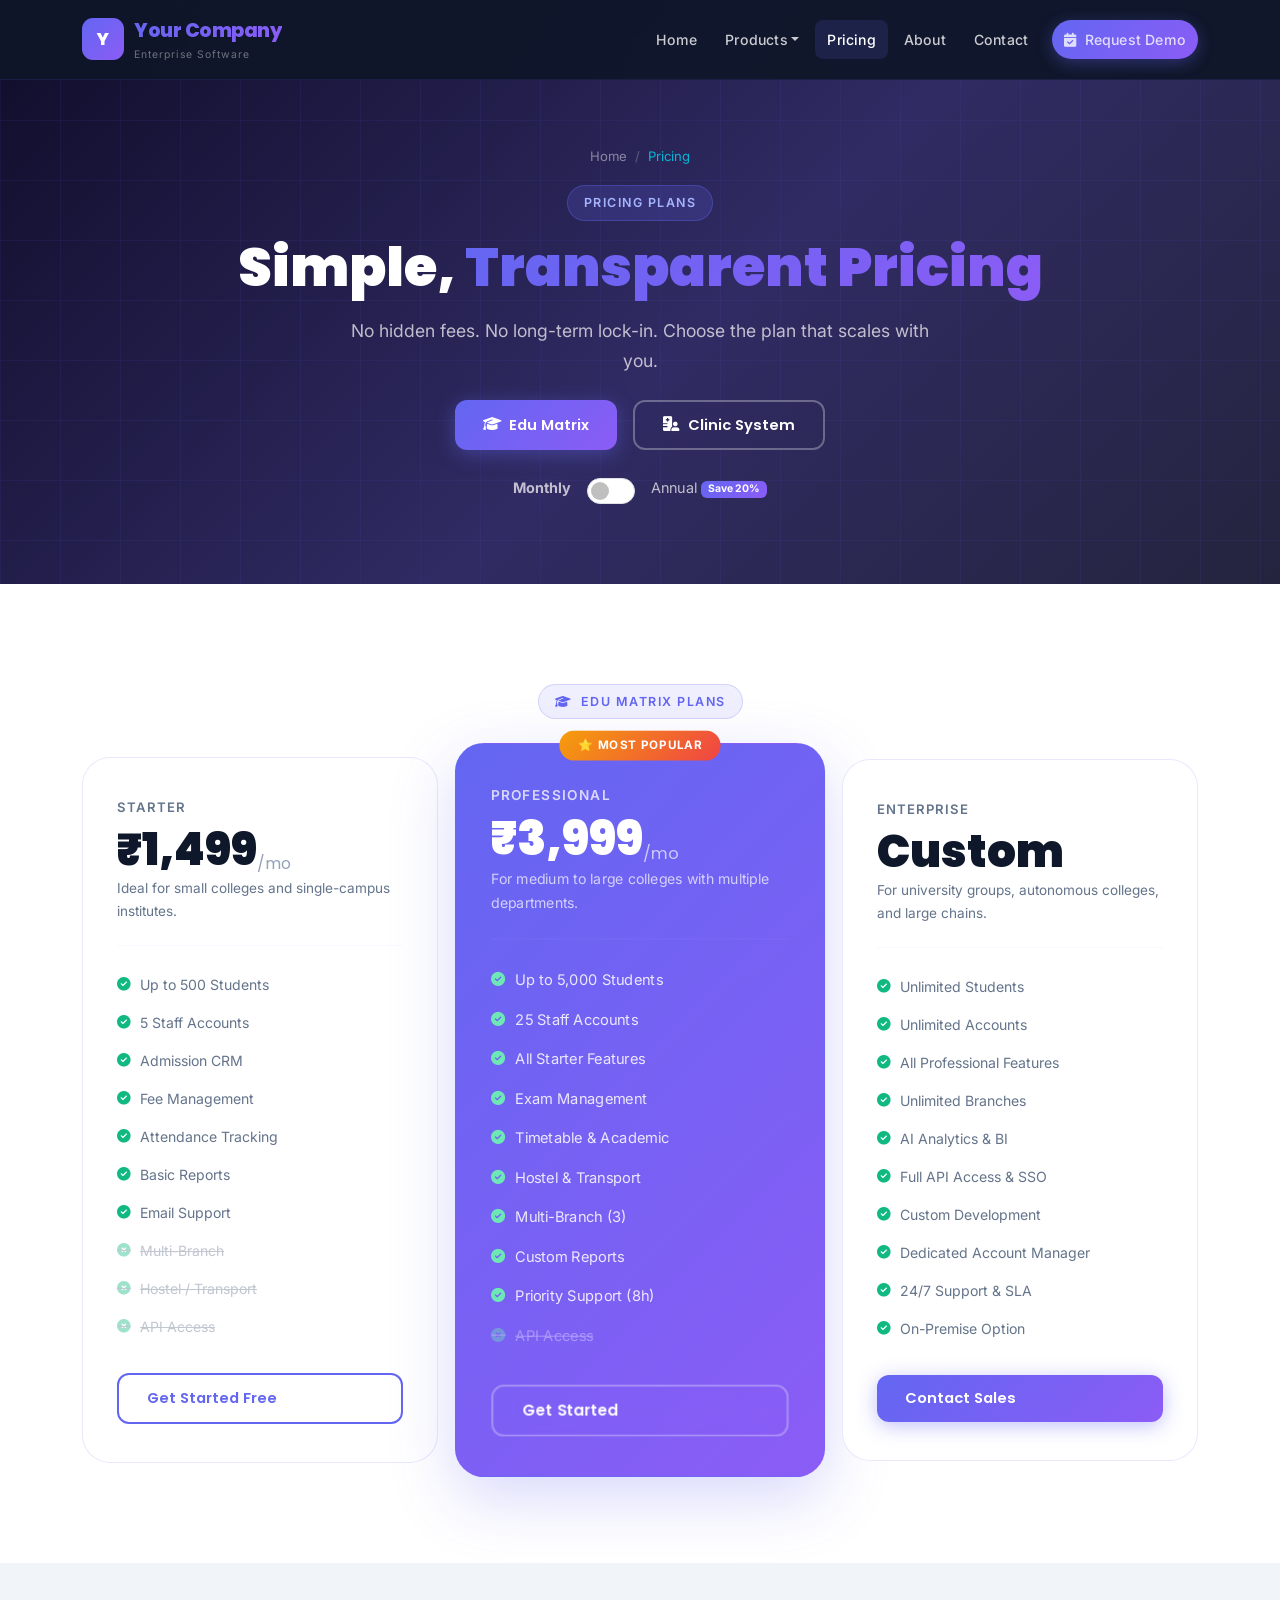
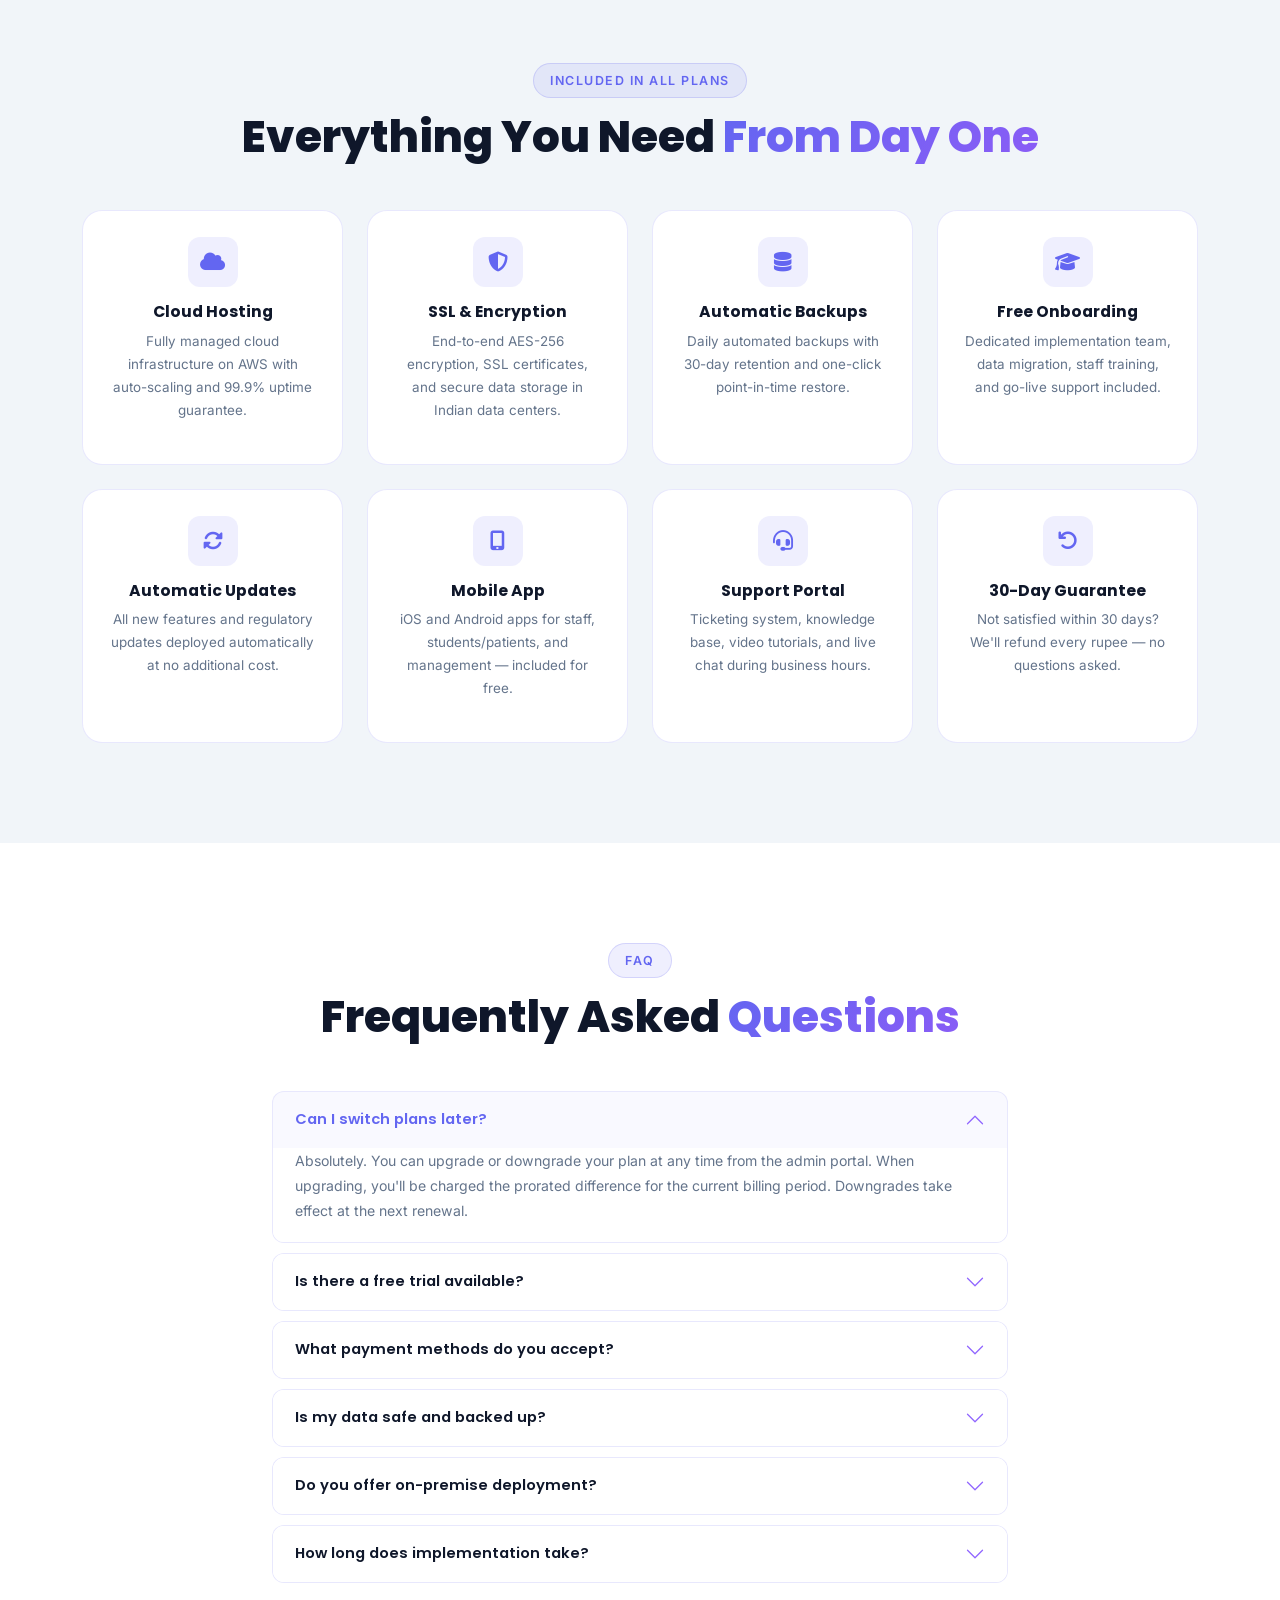
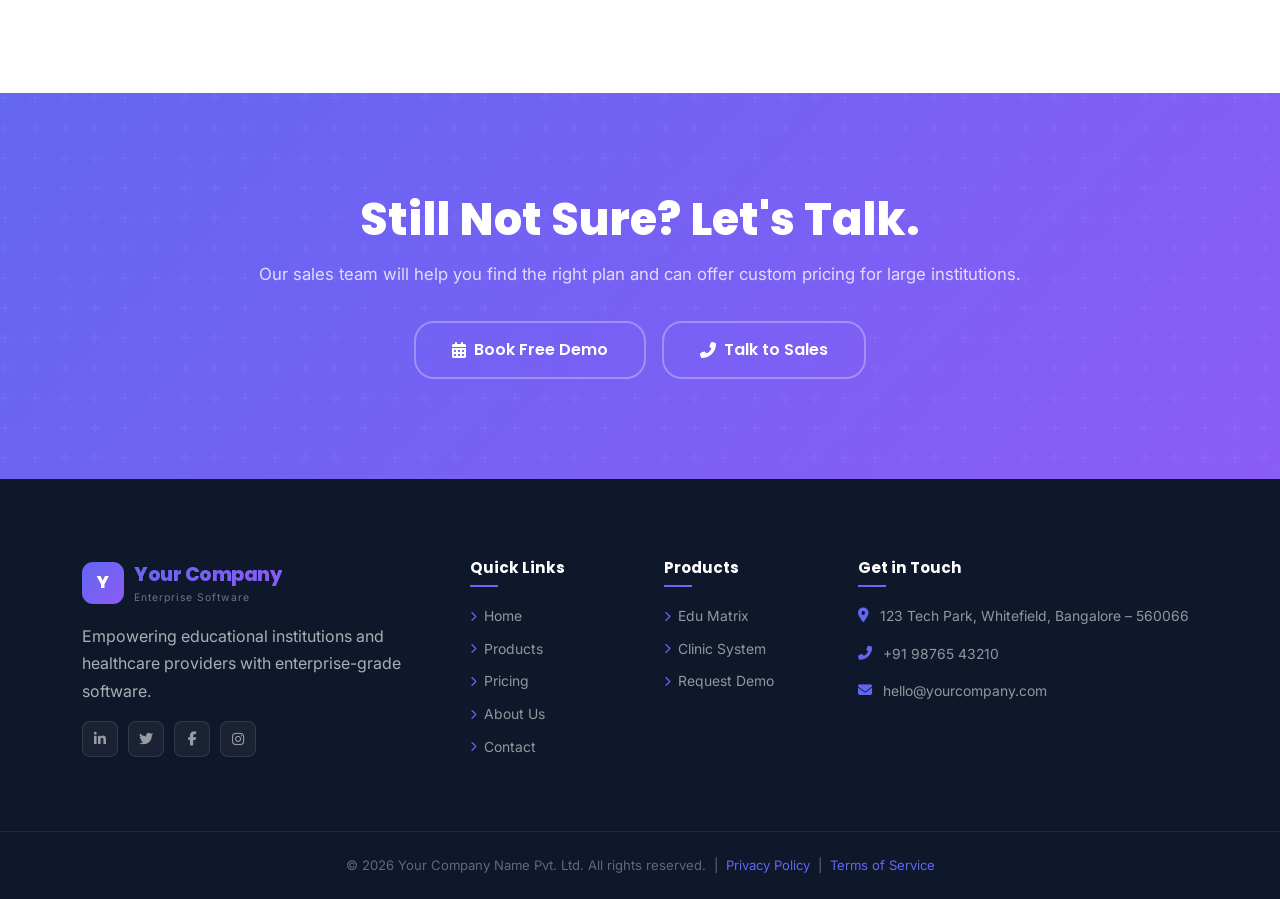
<file: public/website/pricing.html>
<!DOCTYPE html>
<html lang="en">
<head>
  <meta charset="UTF-8" />
  <meta name="viewport" content="width=device-width, initial-scale=1.0" />
  <meta name="description" content="Pricing plans for Edu Matrix and Clinic Management System by Your Company Name. Starter, Professional, and Enterprise plans." />
  <title>Pricing | Your Company Name</title>
  <link rel="icon" href="data:image/svg+xml,<svg xmlns='http://www.w3.org/2000/svg' viewBox='0 0 100 100'><rect width='100' height='100' rx='20' fill='%236366f1'/><text y='.9em' font-size='70' x='15' fill='white' font-weight='900'>Y</text></svg>" />
  <link rel="stylesheet" href="https://cdn.jsdelivr.net/npm/bootstrap@5.3.2/dist/css/bootstrap.min.css" />
  <link rel="stylesheet" href="https://cdnjs.cloudflare.com/ajax/libs/font-awesome/6.5.1/css/all.min.css" />
  <link rel="stylesheet" href="https://unpkg.com/aos@2.3.4/dist/aos.css" />
  <link rel="stylesheet" href="style.css" />
</head>
<body>

  <div id="page-loader">
    <div class="loader-inner">
      <div class="loader-logo">Pricing Plans</div>
      <div class="loader-subtitle">Your Company Name</div>
      <div class="loader-bar"><div class="loader-progress"></div></div>
    </div>
  </div>

  <nav class="navbar navbar-custom navbar-expand-lg w-100">
    <div class="container">
      <a class="navbar-brand-custom" href="index.html">
        <div class="brand-logo">Y</div>
        <div><span class="brand-name">Your Company</span><span class="brand-tagline">Enterprise Software</span></div>
      </a>
      <button class="navbar-toggler" type="button" data-bs-toggle="collapse" data-bs-target="#navbarNav">
        <span class="navbar-toggler-icon"></span>
      </button>
      <div class="collapse navbar-collapse" id="navbarNav">
        <ul class="navbar-nav ms-auto align-items-lg-center gap-1">
          <li class="nav-item"><a class="nav-link" href="index.html">Home</a></li>
          <li class="nav-item dropdown">
            <a class="nav-link dropdown-toggle" href="products.html" data-bs-toggle="dropdown">Products</a>
            <ul class="dropdown-menu dropdown-menu-custom">
              <li><a class="dropdown-item" href="education-crm.html"><i class="fas fa-graduation-cap"></i> Edu Matrix</a></li>
              <li><a class="dropdown-item" href="clinic-management.html"><i class="fas fa-hospital-user"></i> Clinic System</a></li>
            </ul>
          </li>
          <li class="nav-item"><a class="nav-link active" href="pricing.html">Pricing</a></li>
          <li class="nav-item"><a class="nav-link" href="about.html">About</a></li>
          <li class="nav-item"><a class="nav-link" href="contact.html">Contact</a></li>
          <li class="nav-item ms-lg-2">
            <a class="nav-link btn-demo-nav" href="contact.html#demo"><i class="fas fa-calendar-check me-1"></i> Request Demo</a>
          </li>
        </ul>
      </div>
    </div>
  </nav>

  <!-- PAGE HERO -->
  <section class="page-hero">
    <div class="container">
      <div class="page-hero-inner text-center">
        <nav class="breadcrumb-nav justify-content-center">
          <a href="index.html">Home</a><span>/</span>
          <span class="bc-cur">Pricing</span>
        </nav>
        <span class="section-badge" style="background:rgba(99,102,241,.2);color:#a5b4fc;border-color:rgba(99,102,241,.35)">Pricing Plans</span>
        <h1>Simple, <span class="gradient-text">Transparent Pricing</span></h1>
        <p class="mt-3" style="max-width:580px;margin:0 auto;color:rgba(255,255,255,.7)">No hidden fees. No long-term lock-in. Choose the plan that scales with you.</p>

        <!-- Product selector -->
        <div class="d-flex gap-3 justify-content-center mt-4 flex-wrap">
          <button class="btn btn-primary-gradient" id="btnEduPricing" onclick="showPricing('edu')">
            <i class="fas fa-graduation-cap"></i> Edu Matrix
          </button>
          <button class="btn btn-outline-light-custom" id="btnClinicPricing" onclick="showPricing('clinic')">
            <i class="fas fa-hospital-user"></i> Clinic System
          </button>
        </div>

        <!-- Billing toggle -->
        <div class="d-flex align-items-center justify-content-center gap-3 mt-4">
          <span class="toggle-label-m fw-bold" style="font-size:.9rem;color:rgba(255,255,255,.7)">Monthly</span>
          <div class="form-check form-switch mb-0">
            <input class="form-check-input" type="checkbox" id="billingToggle" style="width:48px;height:26px;cursor:pointer" />
          </div>
          <span class="toggle-label-a" style="font-size:.9rem;color:rgba(255,255,255,.7)">
            Annual <span class="badge" style="background:var(--gradient-secondary);font-size:.65rem;vertical-align:middle">Save 20%</span>
          </span>
        </div>
      </div>
    </div>
  </section>

  <!-- EDUCATION PRICING -->
  <section class="section-py" id="edu-pricing">
    <div class="container">
      <div class="text-center mb-4" data-aos="fade-up">
        <span class="section-badge"><i class="fas fa-graduation-cap me-1"></i> Edu Matrix Plans</span>
      </div>
      <div class="row g-4 align-items-center justify-content-center">
        <div class="col-lg-4 col-md-6" data-aos="fade-up" data-aos-delay="50">
          <div class="pricing-card">
            <div class="pricing-plan">Starter</div>
            <div class="pricing-amount"><span data-monthly="₹1,499" data-annual="₹14,990">₹1,499</span><sub>/mo</sub></div>
            <p class="pricing-desc">Ideal for small colleges and single-campus institutes.</p>
            <hr class="pricing-hr" />
            <ul class="pricing-feats">
              <li><i class="fas fa-check-circle"></i> Up to 500 Students</li>
              <li><i class="fas fa-check-circle"></i> 5 Staff Accounts</li>
              <li><i class="fas fa-check-circle"></i> Admission CRM</li>
              <li><i class="fas fa-check-circle"></i> Fee Management</li>
              <li><i class="fas fa-check-circle"></i> Attendance Tracking</li>
              <li><i class="fas fa-check-circle"></i> Basic Reports</li>
              <li><i class="fas fa-check-circle"></i> Email Support</li>
              <li class="na"><i class="fas fa-times-circle"></i> Multi-Branch</li>
              <li class="na"><i class="fas fa-times-circle"></i> Hostel / Transport</li>
              <li class="na"><i class="fas fa-times-circle"></i> API Access</li>
            </ul>
            <a href="contact.html#demo" class="btn btn-outline-primary w-100">Get Started Free</a>
          </div>
        </div>
        <div class="col-lg-4 col-md-6" data-aos="fade-up" data-aos-delay="150">
          <div class="pricing-card popular">
            <div class="popular-badge">⭐ Most Popular</div>
            <div class="pricing-plan">Professional</div>
            <div class="pricing-amount"><span data-monthly="₹3,999" data-annual="₹39,990">₹3,999</span><sub>/mo</sub></div>
            <p class="pricing-desc">For medium to large colleges with multiple departments.</p>
            <hr class="pricing-hr" />
            <ul class="pricing-feats">
              <li><i class="fas fa-check-circle"></i> Up to 5,000 Students</li>
              <li><i class="fas fa-check-circle"></i> 25 Staff Accounts</li>
              <li><i class="fas fa-check-circle"></i> All Starter Features</li>
              <li><i class="fas fa-check-circle"></i> Exam Management</li>
              <li><i class="fas fa-check-circle"></i> Timetable &amp; Academic</li>
              <li><i class="fas fa-check-circle"></i> Hostel &amp; Transport</li>
              <li><i class="fas fa-check-circle"></i> Multi-Branch (3)</li>
              <li><i class="fas fa-check-circle"></i> Custom Reports</li>
              <li><i class="fas fa-check-circle"></i> Priority Support (8h)</li>
              <li class="na"><i class="fas fa-times-circle"></i> API Access</li>
            </ul>
            <a href="contact.html#demo" class="btn btn-outline-light-custom w-100">Get Started</a>
          </div>
        </div>
        <div class="col-lg-4 col-md-6" data-aos="fade-up" data-aos-delay="250">
          <div class="pricing-card">
            <div class="pricing-plan">Enterprise</div>
            <div class="pricing-amount"><span data-monthly="Custom" data-annual="Custom">Custom</span></div>
            <p class="pricing-desc">For university groups, autonomous colleges, and large chains.</p>
            <hr class="pricing-hr" />
            <ul class="pricing-feats">
              <li><i class="fas fa-check-circle"></i> Unlimited Students</li>
              <li><i class="fas fa-check-circle"></i> Unlimited Accounts</li>
              <li><i class="fas fa-check-circle"></i> All Professional Features</li>
              <li><i class="fas fa-check-circle"></i> Unlimited Branches</li>
              <li><i class="fas fa-check-circle"></i> AI Analytics &amp; BI</li>
              <li><i class="fas fa-check-circle"></i> Full API Access &amp; SSO</li>
              <li><i class="fas fa-check-circle"></i> Custom Development</li>
              <li><i class="fas fa-check-circle"></i> Dedicated Account Manager</li>
              <li><i class="fas fa-check-circle"></i> 24/7 Support &amp; SLA</li>
              <li><i class="fas fa-check-circle"></i> On-Premise Option</li>
            </ul>
            <a href="contact.html#demo" class="btn btn-primary-gradient w-100">Contact Sales</a>
          </div>
        </div>
      </div>
    </div>
  </section>

  <!-- CLINIC PRICING (hidden by default, shown via JS) -->
  <section class="section-py" id="clinic-pricing" style="display:none">
    <div class="container">
      <div class="text-center mb-4" data-aos="fade-up">
        <span class="section-badge clinic"><i class="fas fa-hospital-user me-1"></i> Clinic Management Plans</span>
      </div>
      <div class="row g-4 align-items-center justify-content-center">
        <div class="col-lg-4 col-md-6">
          <div class="pricing-card">
            <div class="pricing-plan">Starter</div>
            <div class="pricing-amount"><span data-monthly="₹999" data-annual="₹9,990">₹999</span><sub>/mo</sub></div>
            <p class="pricing-desc">For solo practitioners and small single-room clinics.</p>
            <hr class="pricing-hr" />
            <ul class="pricing-feats">
              <li><i class="fas fa-check-circle"></i> Up to 200 Patients/Month</li>
              <li><i class="fas fa-check-circle"></i> 3 Staff Accounts</li>
              <li><i class="fas fa-check-circle"></i> OPD Registration</li>
              <li><i class="fas fa-check-circle"></i> Digital Prescriptions</li>
              <li><i class="fas fa-check-circle"></i> Basic Billing</li>
              <li><i class="fas fa-check-circle"></i> Appointment Scheduling</li>
              <li class="na"><i class="fas fa-times-circle"></i> Lab Module</li>
              <li class="na"><i class="fas fa-times-circle"></i> Insurance / TPA</li>
              <li class="na"><i class="fas fa-times-circle"></i> IPD Management</li>
            </ul>
            <a href="contact.html#demo" class="btn btn-outline-primary w-100">Get Started Free</a>
          </div>
        </div>
        <div class="col-lg-4 col-md-6">
          <div class="pricing-card popular" style="background:var(--gradient-clinic)">
            <div class="popular-badge">⭐ Most Popular</div>
            <div class="pricing-plan">Professional</div>
            <div class="pricing-amount"><span data-monthly="₹2,999" data-annual="₹29,990">₹2,999</span><sub>/mo</sub></div>
            <p class="pricing-desc">For multi-specialty clinics and small hospitals.</p>
            <hr class="pricing-hr" />
            <ul class="pricing-feats">
              <li><i class="fas fa-check-circle"></i> Unlimited Patients</li>
              <li><i class="fas fa-check-circle"></i> 15 Staff Accounts</li>
              <li><i class="fas fa-check-circle"></i> OPD + IPD Management</li>
              <li><i class="fas fa-check-circle"></i> Full EMR</li>
              <li><i class="fas fa-check-circle"></i> Lab Integration</li>
              <li><i class="fas fa-check-circle"></i> GST Billing &amp; Insurance</li>
              <li><i class="fas fa-check-circle"></i> Pharmacy Module</li>
              <li><i class="fas fa-check-circle"></i> Priority Support</li>
              <li class="na"><i class="fas fa-times-circle"></i> Multi-Branch</li>
            </ul>
            <a href="contact.html#demo" class="btn btn-outline-light-custom w-100">Get Started</a>
          </div>
        </div>
        <div class="col-lg-4 col-md-6">
          <div class="pricing-card">
            <div class="pricing-plan">Enterprise</div>
            <div class="pricing-amount"><span data-monthly="Custom" data-annual="Custom">Custom</span></div>
            <p class="pricing-desc">For hospital chains, medical groups, and healthcare networks.</p>
            <hr class="pricing-hr" />
            <ul class="pricing-feats">
              <li><i class="fas fa-check-circle"></i> Unlimited Everything</li>
              <li><i class="fas fa-check-circle"></i> Unlimited Staff</li>
              <li><i class="fas fa-check-circle"></i> All Pro Features</li>
              <li><i class="fas fa-check-circle"></i> Unlimited Branches</li>
              <li><i class="fas fa-check-circle"></i> NABH / NABL Reporting</li>
              <li><i class="fas fa-check-circle"></i> HL7 / FHIR Integration</li>
              <li><i class="fas fa-check-circle"></i> Dedicated Support Team</li>
              <li><i class="fas fa-check-circle"></i> On-Premise Deployment</li>
              <li><i class="fas fa-check-circle"></i> Custom Module Development</li>
            </ul>
            <a href="contact.html#demo" class="btn btn-primary-gradient w-100">Contact Sales</a>
          </div>
        </div>
      </div>
    </div>
  </section>

  <!-- INCLUDED IN ALL PLANS -->
  <section class="section-py bg-light-section">
    <div class="container">
      <div class="text-center mb-5" data-aos="fade-up">
        <span class="section-badge">Included in All Plans</span>
        <h2 class="section-title">Everything You Need <span class="gradient-text">From Day One</span></h2>
      </div>
      <div class="row g-4">
        <div class="col-lg-3 col-md-4 col-sm-6" data-aos="zoom-in" data-aos-delay="50">
          <div class="feature-card text-center">
            <div class="feat-icon mx-auto"><i class="fas fa-cloud"></i></div>
            <h4>Cloud Hosting</h4>
            <p>Fully managed cloud infrastructure on AWS with auto-scaling and 99.9% uptime guarantee.</p>
          </div>
        </div>
        <div class="col-lg-3 col-md-4 col-sm-6" data-aos="zoom-in" data-aos-delay="100">
          <div class="feature-card text-center">
            <div class="feat-icon mx-auto"><i class="fas fa-shield-alt"></i></div>
            <h4>SSL &amp; Encryption</h4>
            <p>End-to-end AES-256 encryption, SSL certificates, and secure data storage in Indian data centers.</p>
          </div>
        </div>
        <div class="col-lg-3 col-md-4 col-sm-6" data-aos="zoom-in" data-aos-delay="150">
          <div class="feature-card text-center">
            <div class="feat-icon mx-auto"><i class="fas fa-database"></i></div>
            <h4>Automatic Backups</h4>
            <p>Daily automated backups with 30-day retention and one-click point-in-time restore.</p>
          </div>
        </div>
        <div class="col-lg-3 col-md-4 col-sm-6" data-aos="zoom-in" data-aos-delay="200">
          <div class="feature-card text-center">
            <div class="feat-icon mx-auto"><i class="fas fa-graduation-cap"></i></div>
            <h4>Free Onboarding</h4>
            <p>Dedicated implementation team, data migration, staff training, and go-live support included.</p>
          </div>
        </div>
        <div class="col-lg-3 col-md-4 col-sm-6" data-aos="zoom-in" data-aos-delay="250">
          <div class="feature-card text-center">
            <div class="feat-icon mx-auto"><i class="fas fa-sync-alt"></i></div>
            <h4>Automatic Updates</h4>
            <p>All new features and regulatory updates deployed automatically at no additional cost.</p>
          </div>
        </div>
        <div class="col-lg-3 col-md-4 col-sm-6" data-aos="zoom-in" data-aos-delay="300">
          <div class="feature-card text-center">
            <div class="feat-icon mx-auto"><i class="fas fa-mobile-alt"></i></div>
            <h4>Mobile App</h4>
            <p>iOS and Android apps for staff, students/patients, and management — included for free.</p>
          </div>
        </div>
        <div class="col-lg-3 col-md-4 col-sm-6" data-aos="zoom-in" data-aos-delay="350">
          <div class="feature-card text-center">
            <div class="feat-icon mx-auto"><i class="fas fa-headset"></i></div>
            <h4>Support Portal</h4>
            <p>Ticketing system, knowledge base, video tutorials, and live chat during business hours.</p>
          </div>
        </div>
        <div class="col-lg-3 col-md-4 col-sm-6" data-aos="zoom-in" data-aos-delay="400">
          <div class="feature-card text-center">
            <div class="feat-icon mx-auto"><i class="fas fa-undo"></i></div>
            <h4>30-Day Guarantee</h4>
            <p>Not satisfied within 30 days? We'll refund every rupee — no questions asked.</p>
          </div>
        </div>
      </div>
    </div>
  </section>

  <!-- FAQ -->
  <section class="section-py">
    <div class="container">
      <div class="text-center mb-5" data-aos="fade-up">
        <span class="section-badge">FAQ</span>
        <h2 class="section-title">Frequently Asked <span class="gradient-text">Questions</span></h2>
      </div>
      <div class="row justify-content-center">
        <div class="col-lg-8" data-aos="fade-up" data-aos-delay="100">
          <div class="accordion" id="faqAccordion">
            <div class="accordion-item faq-item">
              <h2 class="accordion-header">
                <button class="accordion-button faq-btn" type="button" data-bs-toggle="collapse" data-bs-target="#faq1">
                  Can I switch plans later?
                </button>
              </h2>
              <div id="faq1" class="accordion-collapse collapse show" data-bs-parent="#faqAccordion">
                <div class="accordion-body faq-body">
                  Absolutely. You can upgrade or downgrade your plan at any time from the admin portal. When upgrading, you'll be charged the prorated difference for the current billing period. Downgrades take effect at the next renewal.
                </div>
              </div>
            </div>
            <div class="accordion-item faq-item">
              <h2 class="accordion-header">
                <button class="accordion-button faq-btn collapsed" type="button" data-bs-toggle="collapse" data-bs-target="#faq2">
                  Is there a free trial available?
                </button>
              </h2>
              <div id="faq2" class="accordion-collapse collapse" data-bs-parent="#faqAccordion">
                <div class="accordion-body faq-body">
                  Yes! We offer a free 14-day trial for the Starter and Professional plans with no credit card required. You get full access to all features in that plan so you can evaluate the software thoroughly before committing.
                </div>
              </div>
            </div>
            <div class="accordion-item faq-item">
              <h2 class="accordion-header">
                <button class="accordion-button faq-btn collapsed" type="button" data-bs-toggle="collapse" data-bs-target="#faq3">
                  What payment methods do you accept?
                </button>
              </h2>
              <div id="faq3" class="accordion-collapse collapse" data-bs-parent="#faqAccordion">
                <div class="accordion-body faq-body">
                  We accept all major credit/debit cards, UPI, net banking, NEFT/RTGS, and demand drafts for annual subscriptions. We can also issue GST invoices for institutional procurement processes.
                </div>
              </div>
            </div>
            <div class="accordion-item faq-item">
              <h2 class="accordion-header">
                <button class="accordion-button faq-btn collapsed" type="button" data-bs-toggle="collapse" data-bs-target="#faq4">
                  Is my data safe and backed up?
                </button>
              </h2>
              <div id="faq4" class="accordion-collapse collapse" data-bs-parent="#faqAccordion">
                <div class="accordion-body faq-body">
                  Your data is hosted on AWS infrastructure in Indian data centres, with AES-256 encryption at rest and in transit. Automated daily backups are retained for 30 days, and you can export your data anytime in standard formats (CSV/Excel).
                </div>
              </div>
            </div>
            <div class="accordion-item faq-item">
              <h2 class="accordion-header">
                <button class="accordion-button faq-btn collapsed" type="button" data-bs-toggle="collapse" data-bs-target="#faq5">
                  Do you offer on-premise deployment?
                </button>
              </h2>
              <div id="faq5" class="accordion-collapse collapse" data-bs-parent="#faqAccordion">
                <div class="accordion-body faq-body">
                  On-premise deployment is available exclusively on the Enterprise plan for institutions with strict data sovereignty requirements. Contact our sales team for a custom quote and technical specifications.
                </div>
              </div>
            </div>
            <div class="accordion-item faq-item">
              <h2 class="accordion-header">
                <button class="accordion-button faq-btn collapsed" type="button" data-bs-toggle="collapse" data-bs-target="#faq6">
                  How long does implementation take?
                </button>
              </h2>
              <div id="faq6" class="accordion-collapse collapse" data-bs-parent="#faqAccordion">
                <div class="accordion-body faq-body">
                  Starter plan clients are typically live within 3–5 business days. Professional plan implementation takes 7–14 days including data migration. Enterprise deployments are planned based on scope, typically 3–6 weeks with a dedicated project manager.
                </div>
              </div>
            </div>
          </div>
        </div>
      </div>
    </div>
  </section>

  <!-- CTA -->
  <section class="cta-section section-py">
    <div class="container">
      <div class="cta-inner text-center">
        <h2 class="cta-title">Still Not Sure? Let's Talk.</h2>
        <p class="cta-subtitle">Our sales team will help you find the right plan and can offer custom pricing for large institutions.</p>
        <div class="d-flex gap-3 justify-content-center flex-wrap">
          <a href="contact.html#demo" class="btn btn-outline-light-custom btn-lg-custom"><i class="fas fa-calendar-alt"></i> Book Free Demo</a>
          <a href="contact.html" class="btn btn-outline-light-custom btn-lg-custom"><i class="fas fa-phone-alt"></i> Talk to Sales</a>
        </div>
      </div>
    </div>
  </section>

  <!-- FOOTER -->
  <footer class="footer">
    <div class="container">
      <div class="row g-5">
        <div class="col-lg-4 col-md-6">
          <div class="navbar-brand-custom mb-3">
            <div class="brand-logo">Y</div>
            <div><span class="brand-name">Your Company</span><span class="brand-tagline">Enterprise Software</span></div>
          </div>
          <p>Empowering educational institutions and healthcare providers with enterprise-grade software.</p>
          <div class="social-links">
            <a href="#" class="social-link"><i class="fab fa-linkedin-in"></i></a>
            <a href="#" class="social-link"><i class="fab fa-twitter"></i></a>
            <a href="#" class="social-link"><i class="fab fa-facebook-f"></i></a>
            <a href="#" class="social-link"><i class="fab fa-instagram"></i></a>
          </div>
        </div>
        <div class="col-lg-2 col-md-3 col-6">
          <h6 class="footer-heading">Quick Links</h6>
          <ul class="footer-links">
            <li><a href="index.html"><i class="fas fa-chevron-right"></i> Home</a></li>
            <li><a href="products.html"><i class="fas fa-chevron-right"></i> Products</a></li>
            <li><a href="pricing.html"><i class="fas fa-chevron-right"></i> Pricing</a></li>
            <li><a href="about.html"><i class="fas fa-chevron-right"></i> About Us</a></li>
            <li><a href="contact.html"><i class="fas fa-chevron-right"></i> Contact</a></li>
          </ul>
        </div>
        <div class="col-lg-2 col-md-3 col-6">
          <h6 class="footer-heading">Products</h6>
          <ul class="footer-links">
            <li><a href="education-crm.html"><i class="fas fa-chevron-right"></i> Edu Matrix</a></li>
            <li><a href="clinic-management.html"><i class="fas fa-chevron-right"></i> Clinic System</a></li>
            <li><a href="contact.html#demo"><i class="fas fa-chevron-right"></i> Request Demo</a></li>
          </ul>
        </div>
        <div class="col-lg-4 col-md-6">
          <h6 class="footer-heading">Get in Touch</h6>
          <div class="footer-contact-item"><i class="fas fa-map-marker-alt"></i><p>123 Tech Park, Whitefield, Bangalore – 560066</p></div>
          <div class="footer-contact-item"><i class="fas fa-phone-alt"></i><p>+91 98765 43210</p></div>
          <div class="footer-contact-item"><i class="fas fa-envelope"></i><p>hello@yourcompany.com</p></div>
        </div>
      </div>
    </div>
    <div class="footer-bottom">
      <div class="container">
        <p>&copy; 2026 Your Company Name Pvt. Ltd. All rights reserved. &nbsp;|&nbsp; <a href="#">Privacy Policy</a> &nbsp;|&nbsp; <a href="#">Terms of Service</a></p>
      </div>
    </div>
  </footer>

  <button class="back-to-top" id="backToTop"><i class="fas fa-arrow-up"></i></button>
  <script src="https://cdn.jsdelivr.net/npm/bootstrap@5.3.2/dist/js/bootstrap.bundle.min.js"></script>
  <script src="https://unpkg.com/aos@2.3.4/dist/aos.js"></script>
  <script src="script.js"></script>
  <script>
    function showPricing(type) {
      const eduSection    = document.getElementById('edu-pricing');
      const clinicSection = document.getElementById('clinic-pricing');
      const btnEdu        = document.getElementById('btnEduPricing');
      const btnClinic     = document.getElementById('btnClinicPricing');
      if (type === 'edu') {
        eduSection.style.display = '';
        clinicSection.style.display = 'none';
        btnEdu.className    = 'btn btn-primary-gradient';
        btnClinic.className = 'btn btn-outline-light-custom';
      } else {
        eduSection.style.display    = 'none';
        clinicSection.style.display = '';
        btnClinic.className = 'btn btn-clinic-gradient';
        btnEdu.className    = 'btn btn-outline-light-custom';
      }
    }
  </script>
</body>
</html>
</file>
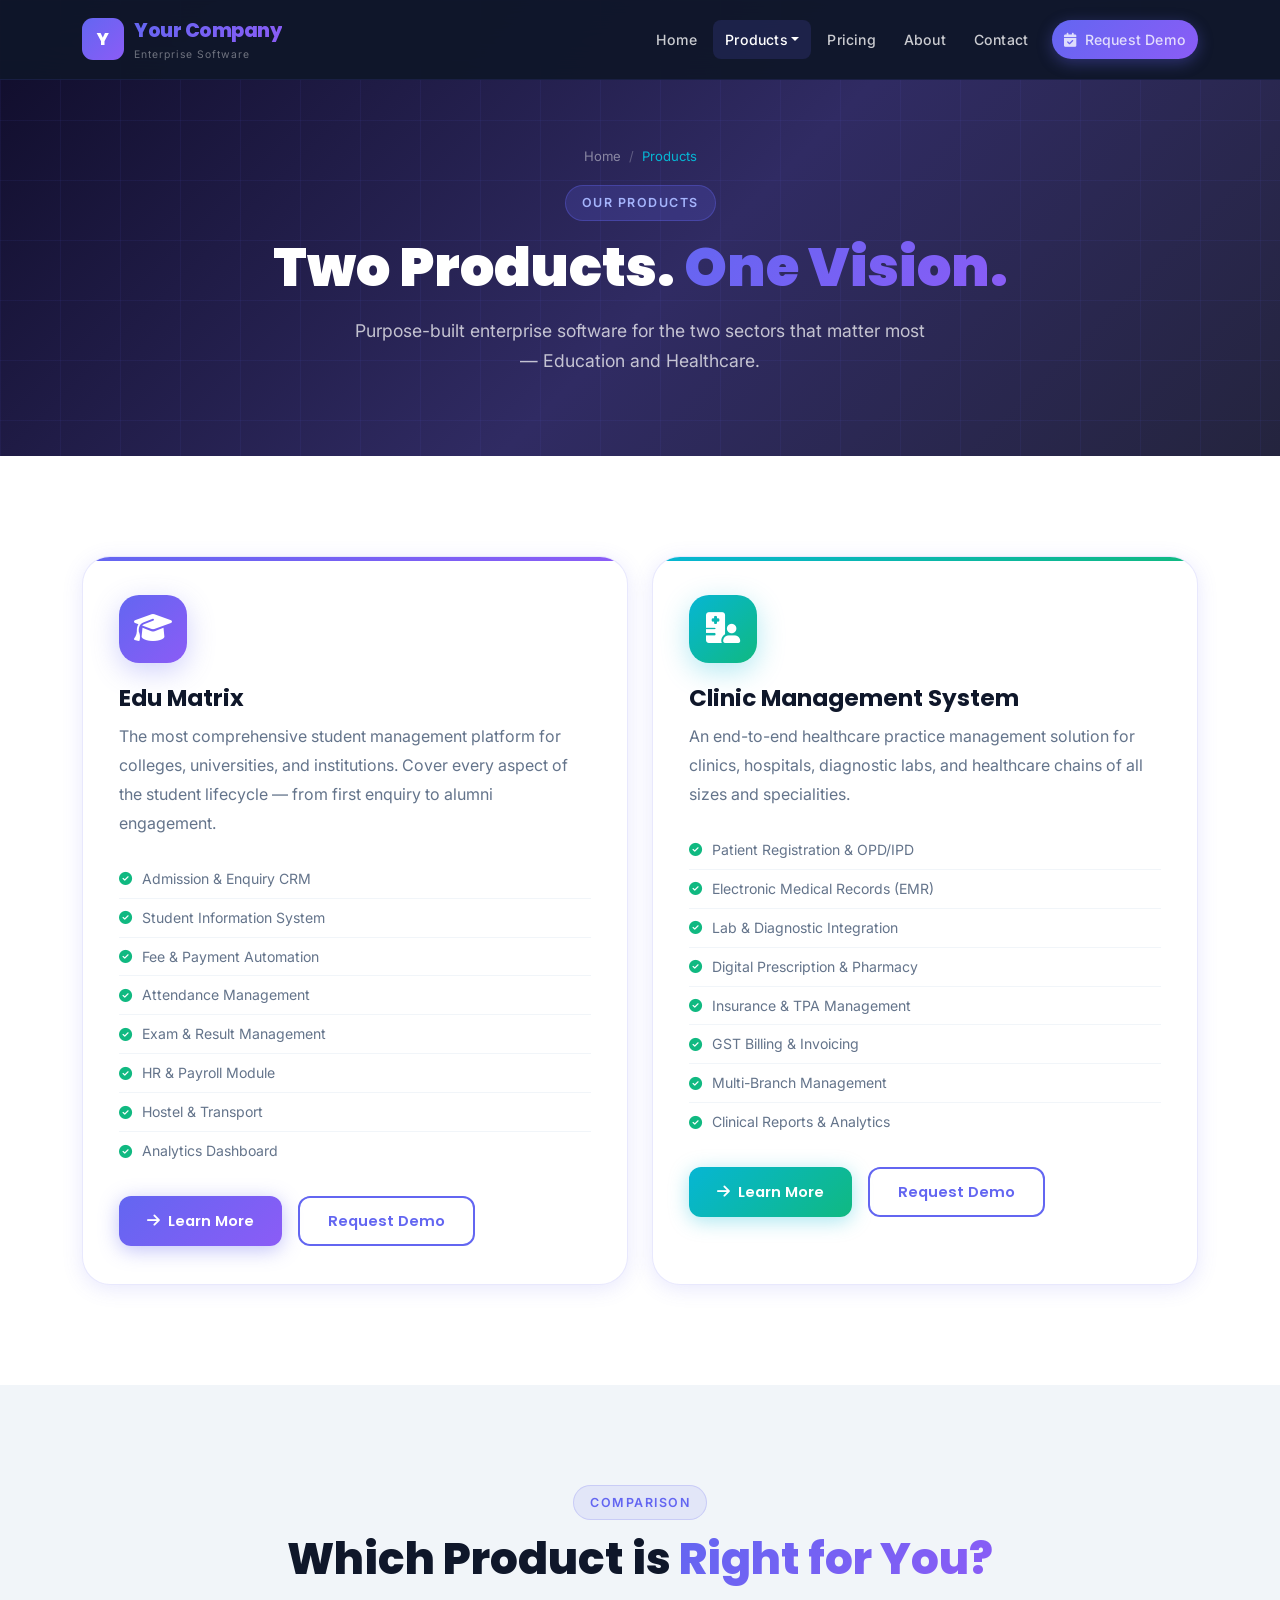
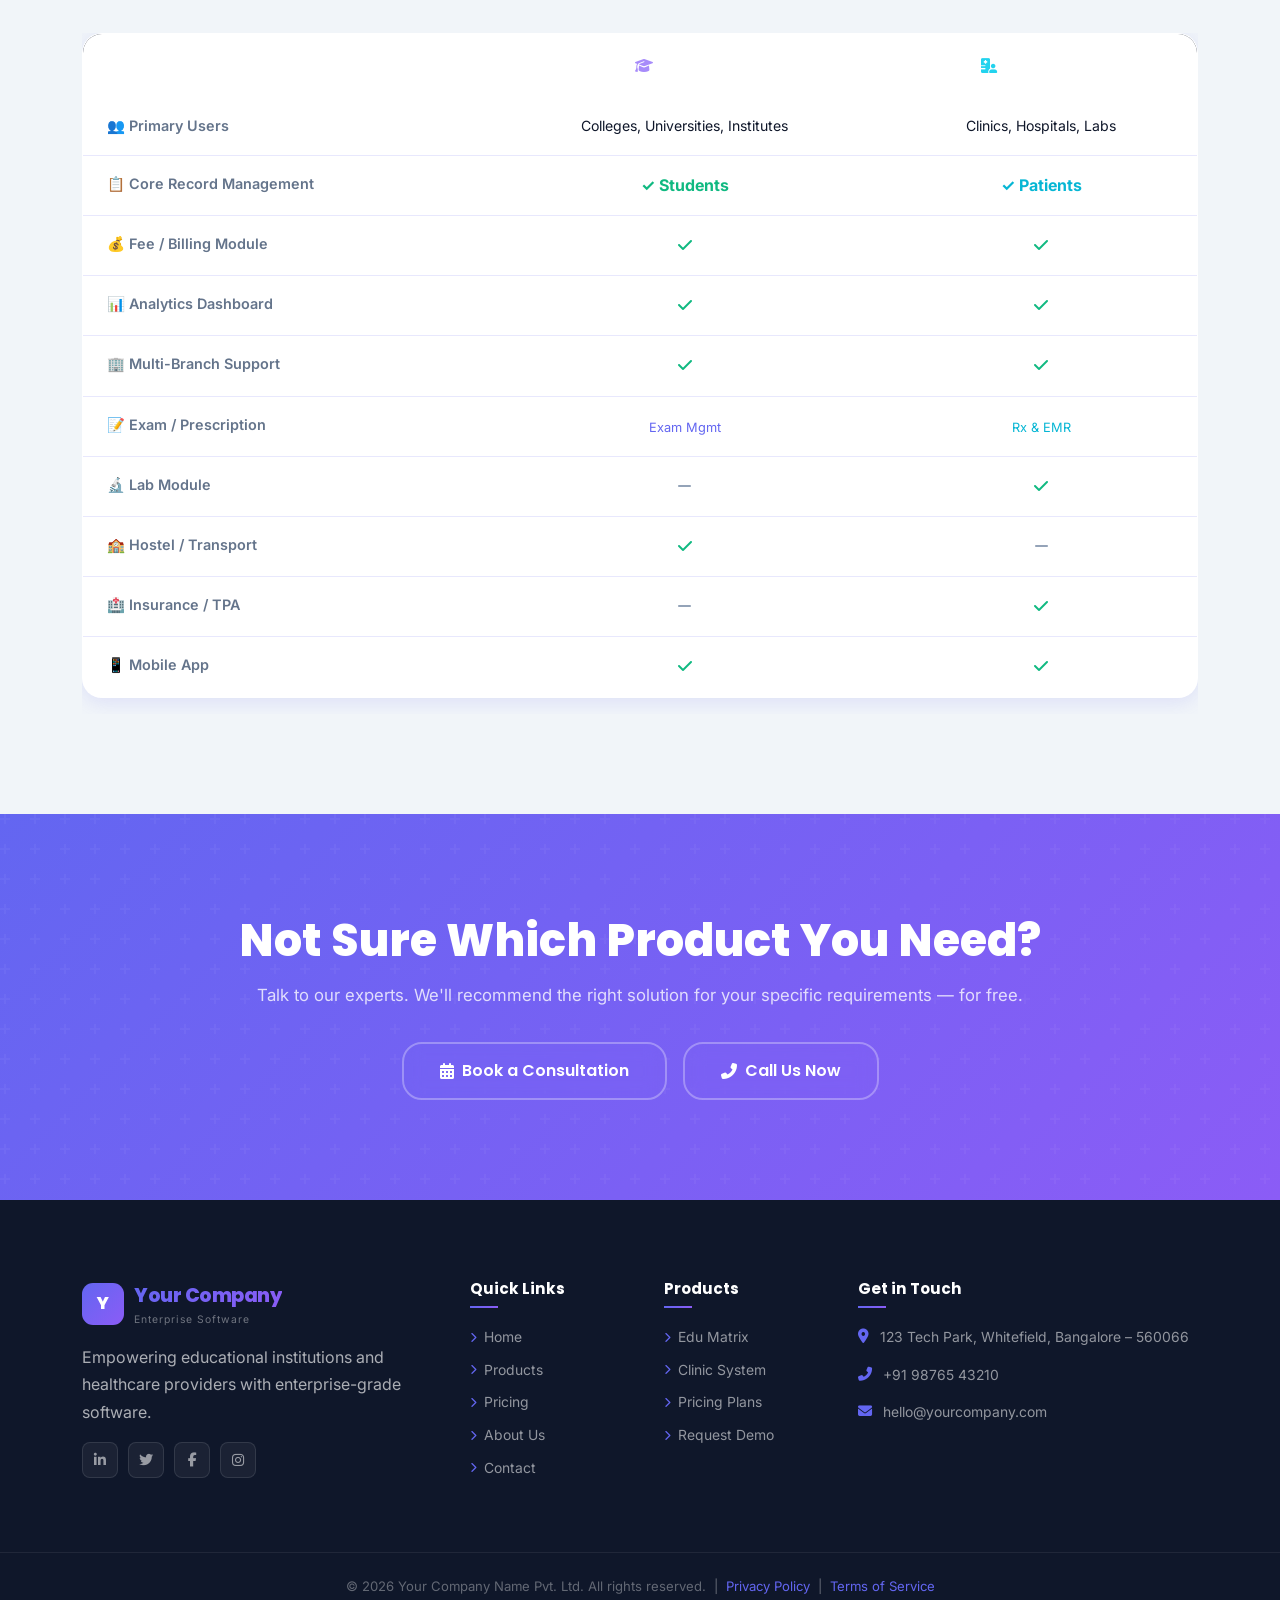
<file: public/website/products.html>
<!DOCTYPE html>
<html lang="en">
<head>
  <meta charset="UTF-8" />
  <meta name="viewport" content="width=device-width, initial-scale=1.0" />
  <meta name="description" content="Products — Edu Matrix and Clinic Management System by Your Company Name. Enterprise software for education and healthcare sectors." />
  <title>Products | Your Company Name</title>
  <link rel="icon" href="data:image/svg+xml,<svg xmlns='http://www.w3.org/2000/svg' viewBox='0 0 100 100'><rect width='100' height='100' rx='20' fill='%236366f1'/><text y='.9em' font-size='70' x='15' fill='white' font-weight='900'>Y</text></svg>" />
  <link rel="stylesheet" href="https://cdn.jsdelivr.net/npm/bootstrap@5.3.2/dist/css/bootstrap.min.css" />
  <link rel="stylesheet" href="https://cdnjs.cloudflare.com/ajax/libs/font-awesome/6.5.1/css/all.min.css" />
  <link rel="stylesheet" href="https://unpkg.com/aos@2.3.4/dist/aos.css" />
  <link rel="stylesheet" href="style.css" />
</head>
<body>

  <div id="page-loader">
    <div class="loader-inner">
      <div class="loader-logo">Our Products</div>
      <div class="loader-subtitle">Your Company Name</div>
      <div class="loader-bar"><div class="loader-progress"></div></div>
    </div>
  </div>

  <nav class="navbar navbar-custom navbar-expand-lg w-100">
    <div class="container">
      <a class="navbar-brand-custom" href="index.html">
        <div class="brand-logo">Y</div>
        <div><span class="brand-name">Your Company</span><span class="brand-tagline">Enterprise Software</span></div>
      </a>
      <button class="navbar-toggler" type="button" data-bs-toggle="collapse" data-bs-target="#navbarNav">
        <span class="navbar-toggler-icon"></span>
      </button>
      <div class="collapse navbar-collapse" id="navbarNav">
        <ul class="navbar-nav ms-auto align-items-lg-center gap-1">
          <li class="nav-item"><a class="nav-link" href="index.html">Home</a></li>
          <li class="nav-item dropdown">
            <a class="nav-link dropdown-toggle active" href="products.html" data-bs-toggle="dropdown">Products</a>
            <ul class="dropdown-menu dropdown-menu-custom">
              <li><a class="dropdown-item" href="education-crm.html"><i class="fas fa-graduation-cap"></i> Edu Matrix</a></li>
              <li><a class="dropdown-item" href="clinic-management.html"><i class="fas fa-hospital-user"></i> Clinic System</a></li>
            </ul>
          </li>
          <li class="nav-item"><a class="nav-link" href="pricing.html">Pricing</a></li>
          <li class="nav-item"><a class="nav-link" href="about.html">About</a></li>
          <li class="nav-item"><a class="nav-link" href="contact.html">Contact</a></li>
          <li class="nav-item ms-lg-2">
            <a class="nav-link btn-demo-nav" href="contact.html#demo"><i class="fas fa-calendar-check me-1"></i> Request Demo</a>
          </li>
        </ul>
      </div>
    </div>
  </nav>

  <!-- PAGE HERO -->
  <section class="page-hero">
    <div class="container">
      <div class="page-hero-inner text-center">
        <nav class="breadcrumb-nav justify-content-center">
          <a href="index.html">Home</a><span>/</span>
          <span class="bc-cur">Products</span>
        </nav>
        <span class="section-badge" style="background:rgba(99,102,241,.2);color:#a5b4fc;border-color:rgba(99,102,241,.35)">Our Products</span>
        <h1>Two Products. <span class="gradient-text">One Vision.</span></h1>
        <p class="mt-3" style="max-width:580px;margin:0 auto">Purpose-built enterprise software for the two sectors that matter most — Education and Healthcare.</p>
      </div>
    </div>
  </section>

  <!-- PRODUCT OVERVIEW -->
  <section class="section-py">
    <div class="container">
      <div class="row g-4">
        <div class="col-lg-6" data-aos="fade-right" data-aos-delay="100">
          <div class="product-card h-100">
            <div class="product-icon"><i class="fas fa-graduation-cap"></i></div>
            <h3>Edu Matrix</h3>
            <p>The most comprehensive student management platform for colleges, universities, and institutions. Cover every aspect of the student lifecycle — from first enquiry to alumni engagement.</p>
            <ul class="product-feats">
              <li><i class="fas fa-check-circle"></i> Admission &amp; Enquiry CRM</li>
              <li><i class="fas fa-check-circle"></i> Student Information System</li>
              <li><i class="fas fa-check-circle"></i> Fee &amp; Payment Automation</li>
              <li><i class="fas fa-check-circle"></i> Attendance Management</li>
              <li><i class="fas fa-check-circle"></i> Exam &amp; Result Management</li>
              <li><i class="fas fa-check-circle"></i> HR &amp; Payroll Module</li>
              <li><i class="fas fa-check-circle"></i> Hostel &amp; Transport</li>
              <li><i class="fas fa-check-circle"></i> Analytics Dashboard</li>
            </ul>
            <div class="d-flex gap-3 flex-wrap">
              <a href="education-crm.html" class="btn btn-primary-gradient"><i class="fas fa-arrow-right"></i> Learn More</a>
              <a href="contact.html#demo" class="btn btn-outline-primary">Request Demo</a>
            </div>
          </div>
        </div>
        <div class="col-lg-6" data-aos="fade-left" data-aos-delay="200">
          <div class="product-card clinic h-100">
            <div class="product-icon clinic"><i class="fas fa-hospital-user"></i></div>
            <h3>Clinic Management System</h3>
            <p>An end-to-end healthcare practice management solution for clinics, hospitals, diagnostic labs, and healthcare chains of all sizes and specialities.</p>
            <ul class="product-feats">
              <li><i class="fas fa-check-circle"></i> Patient Registration &amp; OPD/IPD</li>
              <li><i class="fas fa-check-circle"></i> Electronic Medical Records (EMR)</li>
              <li><i class="fas fa-check-circle"></i> Lab &amp; Diagnostic Integration</li>
              <li><i class="fas fa-check-circle"></i> Digital Prescription &amp; Pharmacy</li>
              <li><i class="fas fa-check-circle"></i> Insurance &amp; TPA Management</li>
              <li><i class="fas fa-check-circle"></i> GST Billing &amp; Invoicing</li>
              <li><i class="fas fa-check-circle"></i> Multi-Branch Management</li>
              <li><i class="fas fa-check-circle"></i> Clinical Reports &amp; Analytics</li>
            </ul>
            <div class="d-flex gap-3 flex-wrap">
              <a href="clinic-management.html" class="btn btn-clinic-gradient"><i class="fas fa-arrow-right"></i> Learn More</a>
              <a href="contact.html#demo" class="btn btn-outline-primary">Request Demo</a>
            </div>
          </div>
        </div>
      </div>
    </div>
  </section>

  <!-- COMPARISON TABLE -->
  <section class="section-py bg-light-section">
    <div class="container">
      <div class="text-center mb-5" data-aos="fade-up">
        <span class="section-badge">Comparison</span>
        <h2 class="section-title">Which Product is <span class="gradient-text">Right for You?</span></h2>
      </div>
      <div class="table-responsive" data-aos="fade-up" data-aos-delay="100">
        <table class="table" style="background:white;border-radius:var(--radius-lg);overflow:hidden;box-shadow:var(--shadow-md);border:1px solid var(--border-color)">
          <thead>
            <tr style="background:var(--gradient-dark)">
              <th style="color:rgba(255,255,255,.7);padding:20px 24px;font-size:.9rem;font-weight:600;border:none">Feature / Capability</th>
              <th style="color:white;padding:20px 24px;font-size:.9rem;font-weight:700;border:none;text-align:center">
                <i class="fas fa-graduation-cap me-2" style="color:#a78bfa"></i>Edu Matrix
              </th>
              <th style="color:white;padding:20px 24px;font-size:.9rem;font-weight:700;border:none;text-align:center">
                <i class="fas fa-hospital-user me-2" style="color:#22d3ee"></i>Clinic System
              </th>
            </tr>
          </thead>
          <tbody>
            <tr style="background:rgba(99,102,241,.03)">
              <td style="padding:16px 24px;font-size:.9rem;font-weight:600;color:var(--text-secondary)">👥 Primary Users</td>
              <td style="padding:16px 24px;font-size:.88rem;text-align:center;color:var(--dark)">Colleges, Universities, Institutes</td>
              <td style="padding:16px 24px;font-size:.88rem;text-align:center;color:var(--dark)">Clinics, Hospitals, Labs</td>
            </tr>
            <tr>
              <td style="padding:16px 24px;font-size:.9rem;font-weight:600;color:var(--text-secondary)">📋 Core Record Management</td>
              <td style="padding:16px 24px;text-align:center"><span style="color:var(--accent-green);font-weight:700">✓ Students</span></td>
              <td style="padding:16px 24px;text-align:center"><span style="color:var(--accent);font-weight:700">✓ Patients</span></td>
            </tr>
            <tr style="background:rgba(99,102,241,.03)">
              <td style="padding:16px 24px;font-size:.9rem;font-weight:600;color:var(--text-secondary)">💰 Fee / Billing Module</td>
              <td style="padding:16px 24px;text-align:center"><i class="fas fa-check" style="color:var(--accent-green)"></i></td>
              <td style="padding:16px 24px;text-align:center"><i class="fas fa-check" style="color:var(--accent-green)"></i></td>
            </tr>
            <tr>
              <td style="padding:16px 24px;font-size:.9rem;font-weight:600;color:var(--text-secondary)">📊 Analytics Dashboard</td>
              <td style="padding:16px 24px;text-align:center"><i class="fas fa-check" style="color:var(--accent-green)"></i></td>
              <td style="padding:16px 24px;text-align:center"><i class="fas fa-check" style="color:var(--accent-green)"></i></td>
            </tr>
            <tr style="background:rgba(99,102,241,.03)">
              <td style="padding:16px 24px;font-size:.9rem;font-weight:600;color:var(--text-secondary)">🏢 Multi-Branch Support</td>
              <td style="padding:16px 24px;text-align:center"><i class="fas fa-check" style="color:var(--accent-green)"></i></td>
              <td style="padding:16px 24px;text-align:center"><i class="fas fa-check" style="color:var(--accent-green)"></i></td>
            </tr>
            <tr>
              <td style="padding:16px 24px;font-size:.9rem;font-weight:600;color:var(--text-secondary)">📝 Exam / Prescription</td>
              <td style="padding:16px 24px;text-align:center"><span style="color:var(--primary);font-size:.8rem">Exam Mgmt</span></td>
              <td style="padding:16px 24px;text-align:center"><span style="color:var(--accent);font-size:.8rem">Rx &amp; EMR</span></td>
            </tr>
            <tr style="background:rgba(99,102,241,.03)">
              <td style="padding:16px 24px;font-size:.9rem;font-weight:600;color:var(--text-secondary)">🔬 Lab Module</td>
              <td style="padding:16px 24px;text-align:center"><i class="fas fa-minus" style="color:var(--text-muted)"></i></td>
              <td style="padding:16px 24px;text-align:center"><i class="fas fa-check" style="color:var(--accent-green)"></i></td>
            </tr>
            <tr>
              <td style="padding:16px 24px;font-size:.9rem;font-weight:600;color:var(--text-secondary)">🏫 Hostel / Transport</td>
              <td style="padding:16px 24px;text-align:center"><i class="fas fa-check" style="color:var(--accent-green)"></i></td>
              <td style="padding:16px 24px;text-align:center"><i class="fas fa-minus" style="color:var(--text-muted)"></i></td>
            </tr>
            <tr style="background:rgba(99,102,241,.03)">
              <td style="padding:16px 24px;font-size:.9rem;font-weight:600;color:var(--text-secondary)">🏥 Insurance / TPA</td>
              <td style="padding:16px 24px;text-align:center"><i class="fas fa-minus" style="color:var(--text-muted)"></i></td>
              <td style="padding:16px 24px;text-align:center"><i class="fas fa-check" style="color:var(--accent-green)"></i></td>
            </tr>
            <tr>
              <td style="padding:16px 24px;font-size:.9rem;font-weight:600;color:var(--text-secondary)">📱 Mobile App</td>
              <td style="padding:16px 24px;text-align:center"><i class="fas fa-check" style="color:var(--accent-green)"></i></td>
              <td style="padding:16px 24px;text-align:center"><i class="fas fa-check" style="color:var(--accent-green)"></i></td>
            </tr>
          </tbody>
        </table>
      </div>
    </div>
  </section>

  <!-- CTA -->
  <section class="cta-section section-py">
    <div class="container">
      <div class="cta-inner text-center">
        <h2 class="cta-title">Not Sure Which Product You Need?</h2>
        <p class="cta-subtitle">Talk to our experts. We'll recommend the right solution for your specific requirements — for free.</p>
        <div class="d-flex gap-3 justify-content-center flex-wrap">
          <a href="contact.html#demo" class="btn btn-outline-light-custom btn-lg-custom"><i class="fas fa-calendar-alt"></i> Book a Consultation</a>
          <a href="contact.html" class="btn btn-outline-light-custom btn-lg-custom"><i class="fas fa-phone-alt"></i> Call Us Now</a>
        </div>
      </div>
    </div>
  </section>

  <!-- FOOTER -->
  <footer class="footer">
    <div class="container">
      <div class="row g-5">
        <div class="col-lg-4 col-md-6">
          <div class="navbar-brand-custom mb-3">
            <div class="brand-logo">Y</div>
            <div><span class="brand-name">Your Company</span><span class="brand-tagline">Enterprise Software</span></div>
          </div>
          <p>Empowering educational institutions and healthcare providers with enterprise-grade software.</p>
          <div class="social-links">
            <a href="#" class="social-link"><i class="fab fa-linkedin-in"></i></a>
            <a href="#" class="social-link"><i class="fab fa-twitter"></i></a>
            <a href="#" class="social-link"><i class="fab fa-facebook-f"></i></a>
            <a href="#" class="social-link"><i class="fab fa-instagram"></i></a>
          </div>
        </div>
        <div class="col-lg-2 col-md-3 col-6">
          <h6 class="footer-heading">Quick Links</h6>
          <ul class="footer-links">
            <li><a href="index.html"><i class="fas fa-chevron-right"></i> Home</a></li>
            <li><a href="products.html"><i class="fas fa-chevron-right"></i> Products</a></li>
            <li><a href="pricing.html"><i class="fas fa-chevron-right"></i> Pricing</a></li>
            <li><a href="about.html"><i class="fas fa-chevron-right"></i> About Us</a></li>
            <li><a href="contact.html"><i class="fas fa-chevron-right"></i> Contact</a></li>
          </ul>
        </div>
        <div class="col-lg-2 col-md-3 col-6">
          <h6 class="footer-heading">Products</h6>
          <ul class="footer-links">
            <li><a href="education-crm.html"><i class="fas fa-chevron-right"></i> Edu Matrix</a></li>
            <li><a href="clinic-management.html"><i class="fas fa-chevron-right"></i> Clinic System</a></li>
            <li><a href="pricing.html"><i class="fas fa-chevron-right"></i> Pricing Plans</a></li>
            <li><a href="contact.html#demo"><i class="fas fa-chevron-right"></i> Request Demo</a></li>
          </ul>
        </div>
        <div class="col-lg-4 col-md-6">
          <h6 class="footer-heading">Get in Touch</h6>
          <div class="footer-contact-item"><i class="fas fa-map-marker-alt"></i><p>123 Tech Park, Whitefield, Bangalore – 560066</p></div>
          <div class="footer-contact-item"><i class="fas fa-phone-alt"></i><p>+91 98765 43210</p></div>
          <div class="footer-contact-item"><i class="fas fa-envelope"></i><p>hello@yourcompany.com</p></div>
        </div>
      </div>
    </div>
    <div class="footer-bottom">
      <div class="container">
        <p>&copy; 2026 Your Company Name Pvt. Ltd. All rights reserved. &nbsp;|&nbsp; <a href="#">Privacy Policy</a> &nbsp;|&nbsp; <a href="#">Terms of Service</a></p>
      </div>
    </div>
  </footer>

  <button class="back-to-top" id="backToTop"><i class="fas fa-arrow-up"></i></button>
  <script src="https://cdn.jsdelivr.net/npm/bootstrap@5.3.2/dist/js/bootstrap.bundle.min.js"></script>
  <script src="https://unpkg.com/aos@2.3.4/dist/aos.js"></script>
  <script src="script.js"></script>
</body>
</html>
</file>
<file: website/style.css>
/* =============================================
   YOUR COMPANY NAME — Enterprise SaaS Website
   style.css
   ============================================= */

/* Google Fonts */
@import url('https://fonts.googleapis.com/css2?family=Inter:wght@300;400;500;600;700;800;900&family=Poppins:wght@300;400;500;600;700;800;900&display=swap');

/* =============================================
   CSS CUSTOM PROPERTIES
   ============================================= */

.navbar-brand-custom img{
height:290px;
width:auto;
display:block;
}

.brand-logo{
height:60px;
width:auto;
background:none !important;
padding:0 !important;
border-radius:0 !important;
box-shadow:none !important;
}

/* .brand-text{
display:flex;
flex-direction:column;
line-height:1.1;
}

.brand-name{
font-size:20px;
font-weight:600;
color:#7c8cff;
} */

/* .brand-tagline{
font-size:11px;
color:#9aa4c7;
} */

:root {
  --primary:        #6366f1;
  --primary-dark:   #4f46e5;
  --secondary:      #8b5cf6;
  --accent:         #06b6d4;
  --accent-green:   #10b981;
  --accent-amber:   #f59e0b;

  --dark:   #0f172a;
  --dark-2: #1e293b;
  --dark-3: #334155;
  --light:  #f8fafc;
  --light-2:#f1f5f9;

  --text-primary:   #0f172a;
  --text-secondary: #64748b;
  --text-muted:     #94a3b8;
  --white:          #ffffff;
  --border-color:   rgba(99, 102, 241, 0.15);

  --gradient-primary:   linear-gradient(135deg, #667eea 0%, #764ba2 100%);
  --gradient-secondary: linear-gradient(135deg, #6366f1 0%, #8b5cf6 100%);
  --gradient-accent:    linear-gradient(135deg, #06b6d4 0%, #6366f1 100%);
  --gradient-clinic:    linear-gradient(135deg, #06b6d4 0%, #10b981 100%);
  --gradient-dark:      linear-gradient(135deg, #0f172a 0%, #1e293b 100%);
  --gradient-hero:      linear-gradient(135deg, #0f0c29 0%, #302b63 55%, #24243e 100%);

  --shadow-sm: 0 1px 3px rgba(0,0,0,.10);
  --shadow-md: 0 4px 20px rgba(99,102,241,.15);
  --shadow-lg: 0 10px 40px rgba(99,102,241,.20);
  --shadow-xl: 0 20px 60px rgba(99,102,241,.25);

  --glass-bg:     rgba(255,255,255,.05);
  --glass-border: rgba(255,255,255,.10);
  --glass-shadow: 0 8px 32px rgba(0,0,0,.30);

  --radius:    12px;
  --radius-lg: 20px;
  --radius-xl: 28px;

  --transition:      all .3s ease;
  --transition-slow: all .5s ease;

  --navbar-h:    80px;
  --font-body:   'Inter', sans-serif;
  --font-head:   'Poppins', sans-serif;
}

/* =============================================
   RESET & BASE
   ============================================= */
*, *::before, *::after { box-sizing: border-box; margin: 0; padding: 0; }

html { scroll-behavior: smooth; font-size: 16px; }

body {
  font-family: var(--font-body);
  color: var(--text-primary);
  background: var(--white);
  line-height: 1.7;
  overflow-x: hidden;
}

/* Scrollbar */
::-webkit-scrollbar { width: 7px; }
::-webkit-scrollbar-track { background: var(--dark); }
::-webkit-scrollbar-thumb { background: var(--gradient-secondary); border-radius: 10px; }
::-webkit-scrollbar-thumb:hover { background: var(--primary-dark); }

/* =============================================
   TYPOGRAPHY
   ============================================= */
h1,h2,h3,h4,h5,h6 {
  font-family: var(--font-head);
  font-weight: 700;
  line-height: 1.2;
  color: var(--dark);
}

.gradient-text {
  background: var(--gradient-secondary);
  -webkit-background-clip: text;
  -webkit-text-fill-color: transparent;
  background-clip: text;
}

.gradient-text-clinic {
  background: var(--gradient-clinic);
  -webkit-background-clip: text;
  -webkit-text-fill-color: transparent;
  background-clip: text;
}

.section-badge {
  display: inline-block;
  background: rgba(99,102,241,.1);
  color: var(--primary);
  padding: 6px 16px;
  border-radius: 50px;
  font-size: .78rem;
  font-weight: 600;
  letter-spacing: 1.5px;
  text-transform: uppercase;
  margin-bottom: 14px;
  border: 1px solid rgba(99,102,241,.2);
}

.section-badge.clinic {
  background: rgba(6,182,212,.1);
  color: var(--accent);
  border-color: rgba(6,182,212,.2);
}

.section-title {
  font-size: clamp(1.8rem, 4vw, 2.75rem);
  font-weight: 800;
  margin-bottom: 14px;
  line-height: 1.15;
}

.section-subtitle {
  font-size: 1.05rem;
  color: var(--text-secondary);
  max-width: 580px;
  margin: 0 auto;
  line-height: 1.8;
}

/* =============================================
   UTILITIES
   ============================================= */
.section-py    { padding: 100px 0; }
.section-py-sm { padding: 60px 0; }

.bg-dark-section  { background: var(--gradient-dark); color: var(--white); }
.bg-light-section { background: var(--light-2); }
.text-muted-white { color: rgba(255,255,255,.65); }

/* =============================================
   BUTTONS
   ============================================= */
.btn {
  font-family: var(--font-head);
  font-weight: 600;
  border-radius: var(--radius);
  transition: var(--transition);
  padding: 12px 28px;
  font-size: .92rem;
  border: none;
  cursor: pointer;
  position: relative;
  overflow: hidden;
  display: inline-flex;
  align-items: center;
  gap: 8px;
}

.btn::after {
  content: '';
  position: absolute;
  inset: 0;
  background: rgba(255,255,255,.1);
  opacity: 0;
  transition: opacity .3s ease;
}
.btn:hover::after { opacity: 1; }

.btn-primary-gradient {
  background: var(--gradient-secondary);
  color: var(--white);
  box-shadow: 0 4px 20px rgba(99,102,241,.4);
}
.btn-primary-gradient:hover {
  transform: translateY(-2px);
  box-shadow: 0 8px 30px rgba(99,102,241,.55);
  color: var(--white);
}

.btn-clinic-gradient {
  background: var(--gradient-clinic);
  color: var(--white);
  box-shadow: 0 4px 20px rgba(6,182,212,.35);
}
.btn-clinic-gradient:hover {
  transform: translateY(-2px);
  box-shadow: 0 8px 30px rgba(6,182,212,.5);
  color: var(--white);
}

.btn-outline-light-custom {
  background: transparent;
  color: var(--white);
  border: 2px solid rgba(255,255,255,.3);
  backdrop-filter: blur(10px);
}
.btn-outline-light-custom:hover {
  background: rgba(255,255,255,.1);
  border-color: rgba(255,255,255,.6);
  color: var(--white);
  transform: translateY(-2px);
}

.btn-outline-primary {
  background: transparent;
  color: var(--primary);
  border: 2px solid var(--primary);
}
.btn-outline-primary:hover {
  background: var(--primary);
  color: var(--white);
  transform: translateY(-2px);
  box-shadow: 0 8px 25px rgba(99,102,241,.3);
}

.btn-lg-custom {
  padding: 15px 36px;
  font-size: 1rem;
  border-radius: var(--radius-lg);
}

/* =============================================
   PAGE LOADER
   ============================================= */
#page-loader {
  position: fixed;
  inset: 0;
  background: var(--dark);
  display: flex;
  align-items: center;
  justify-content: center;
  z-index: 99999;
  transition: opacity .5s ease, visibility .5s ease;
}
#page-loader.hidden { opacity: 0; visibility: hidden; }

.loader-inner { text-align: center; }

.loader-logo {
  font-size: 1.8rem;
  font-weight: 900;
  background: var(--gradient-secondary);
  -webkit-background-clip: text;
  -webkit-text-fill-color: transparent;
  background-clip: text;
  font-family: var(--font-head);
  margin-bottom: 24px;
  letter-spacing: -1px;
}

.loader-subtitle {
  font-size: .8rem;
  color: rgba(255,255,255,.4);
  letter-spacing: 3px;
  text-transform: uppercase;
  margin-bottom: 20px;
}

.loader-bar {
  width: 180px;
  height: 3px;
  background: rgba(255,255,255,.08);
  border-radius: 10px;
  overflow: hidden;
  margin: 0 auto;
}
.loader-progress {
  height: 100%;
  background: var(--gradient-secondary);
  border-radius: 10px;
  animation: loadProg 1.4s ease-in-out forwards;
}
@keyframes loadProg { from{width:0} to{width:100%} }

/* =============================================
   NAVBAR
   ============================================= */
.navbar-custom {
  background: rgba(15,23,42,.95);
  backdrop-filter: blur(20px);
  -webkit-backdrop-filter: blur(20px);
  border-bottom: 1px solid rgba(99,102,241,.12);
  height: var(--navbar-h);
  position: fixed;
  top: 0; left: 0; right: 0;
  z-index: 9999;
  transition: var(--transition);
  display: flex;
  align-items: center;
}
.navbar-custom.scrolled {
  background: rgba(15,23,42,.98);
  box-shadow: 0 4px 30px rgba(0,0,0,.35);
}

.navbar-brand-custom {
  display: flex;
  align-items: center;
  gap: 10px;
  text-decoration: none;
}
.brand-logo {
  width: 42px; height: 42px;
  background: var(--gradient-secondary);
  border-radius: 11px;
  display: flex;
  align-items: center;
  justify-content: center;
  font-size: 1.1rem;
  color: white;
  font-weight: 800;
  font-family: var(--font-head);
  flex-shrink: 0;
}
.brand-name {
  font-family: var(--font-head);
  font-size: 1.2rem;
  font-weight: 800;
  background: var(--gradient-secondary);
  -webkit-background-clip: text;
  -webkit-text-fill-color: transparent;
  background-clip: text;
  letter-spacing: -.5px;
}
.brand-tagline {
  font-size: .65rem;
  color: rgba(255,255,255,.4);
  letter-spacing: 1px;
  display: block;
  margin-top: -2px;
  -webkit-text-fill-color: rgba(255,255,255,.4);
}

.navbar-nav .nav-link {
  color: rgba(255,255,255,.78) !important;
  font-weight: 500;
  font-size: .88rem;
  padding: 8px 12px !important;
  border-radius: 8px;
  transition: var(--transition);
  letter-spacing: .2px;
}
.navbar-nav .nav-link:hover,
.navbar-nav .nav-link.active {
  color: var(--white) !important;
  background: rgba(99,102,241,.15);
}

.dropdown-menu-custom {
  background: rgba(15,23,42,.98) !important;
  border: 1px solid rgba(99,102,241,.2) !important;
  border-radius: var(--radius) !important;
  padding: 10px !important;
  backdrop-filter: blur(20px);
  box-shadow: 0 12px 40px rgba(0,0,0,.35) !important;
  margin-top: 8px !important;
  min-width: 220px;
}
.dropdown-menu-custom .dropdown-item {
  color: rgba(255,255,255,.75);
  border-radius: 8px;
  padding: 10px 14px;
  font-size: .88rem;
  transition: var(--transition);
  display: flex;
  align-items: center;
  gap: 10px;
}
.dropdown-menu-custom .dropdown-item:hover {
  background: rgba(99,102,241,.2);
  color: var(--white);
}
.dropdown-menu-custom .dropdown-item i {
  width: 18px;
  text-align: center;
  color: var(--primary);
}

.btn-demo-nav {
  background: var(--gradient-secondary) !important;
  color: var(--white) !important;
  border-radius: 50px !important;
  padding: 9px 22px !important;
  font-weight: 600;
  box-shadow: 0 4px 15px rgba(99,102,241,.35);
  transition: var(--transition) !important;
  font-size: .88rem !important;
  white-space: nowrap;
}
.btn-demo-nav:hover {
  transform: translateY(-2px);
  box-shadow: 0 8px 25px rgba(99,102,241,.55) !important;
  background: var(--gradient-secondary) !important;
}

.navbar-toggler {
  border: 1px solid rgba(99,102,241,.35);
  padding: 7px 11px;
  border-radius: 8px;
}
.navbar-toggler-icon {
  background-image: url("data:image/svg+xml,%3csvg xmlns='http://www.w3.org/2000/svg' viewBox='0 0 30 30'%3e%3cpath stroke='rgba%28255,255,255,0.85%29' stroke-linecap='round' stroke-miterlimit='10' stroke-width='2' d='M4 7h22M4 15h22M4 23h22'/%3e%3c/svg%3e");
}

@media (max-width:991px) {
  .navbar-collapse {
    background: rgba(15,23,42,.98);
    border: 1px solid rgba(99,102,241,.15);
    border-radius: var(--radius);
    padding: 16px;
    margin-top: 12px;
  }
}

/* =============================================
   HERO SECTION
   ============================================= */
.hero-section {
  min-height: 100vh;
  background: var(--gradient-hero);
  position: relative;
  display: flex;
  align-items: center;
  overflow: hidden;
  padding-top: var(--navbar-h);
}

/* Animated background orbs */
.hero-bg { position: absolute; inset: 0; overflow: hidden; pointer-events: none; }

.hero-orb {
  position: absolute;
  border-radius: 50%;
  filter: blur(90px);
  opacity: .25;
  animation: orbFloat 10s ease-in-out infinite;
}
.hero-orb-1 { width: 550px; height: 550px; background: var(--primary); top: -120px; right: -80px; animation-delay: 0s; }
.hero-orb-2 { width: 380px; height: 380px; background: var(--secondary); bottom: -60px; left: -60px; animation-delay: 3s; }
.hero-orb-3 { width: 280px; height: 280px; background: var(--accent); top: 45%; left: 38%; animation-delay: 6s; }

@keyframes orbFloat {
  0%,100%{ transform: translateY(0) scale(1); }
  50%    { transform: translateY(-35px) scale(1.06); }
}

/* Grid overlay */
.hero-grid {
  position: absolute; inset: 0;
  background-image:
    linear-gradient(rgba(99,102,241,.06) 1px, transparent 1px),
    linear-gradient(90deg, rgba(99,102,241,.06) 1px, transparent 1px);
  background-size: 60px 60px;
  pointer-events: none;
}

/* Canvas particles */
#particleCanvas {
  position: absolute; inset: 0;
  width: 100%; height: 100%;
  pointer-events: none;
  opacity: .6;
}

.hero-content { position: relative; z-index: 2; }

.hero-badge {
  display: inline-flex;
  align-items: center;
  gap: 8px;
  background: rgba(99,102,241,.15);
  border: 1px solid rgba(99,102,241,.3);
  color: #a5b4fc;
  padding: 7px 18px;
  border-radius: 50px;
  font-size: .82rem;
  font-weight: 500;
  margin-bottom: 22px;
  backdrop-filter: blur(10px);
}
.hero-badge .pulse-dot {
  width: 8px; height: 8px;
  background: var(--accent);
  border-radius: 50%;
  animation: pulseDot 2s ease-in-out infinite;
  flex-shrink: 0;
}
@keyframes pulseDot {
  0%,100%{ opacity:1; transform:scale(1); }
  50%    { opacity:.4; transform:scale(.75); }
}

.hero-title {
  font-size: clamp(2.4rem, 5.5vw, 4.2rem);
  font-weight: 900;
  color: var(--white);
  line-height: 1.08;
  margin-bottom: 22px;
  letter-spacing: -1.5px;
}
.hero-title .highlight {
  background: linear-gradient(135deg, #a78bfa 0%, #38bdf8 100%);
  -webkit-background-clip: text;
  -webkit-text-fill-color: transparent;
  background-clip: text;
}

.hero-subtitle {
  font-size: 1.15rem;
  color: rgba(255,255,255,.68);
  margin-bottom: 36px;
  max-width: 520px;
  line-height: 1.85;
}

.hero-buttons { display: flex; gap: 14px; flex-wrap: wrap; margin-bottom: 52px; }

.hero-stats { display: flex; gap: 36px; flex-wrap: wrap; }
.hero-stat-num {
  font-size: 1.9rem;
  font-weight: 900;
  color: var(--white);
  font-family: var(--font-head);
  line-height: 1;
}
.hero-stat-lbl { font-size: .8rem; color: rgba(255,255,255,.5); margin-top: 4px; }

/* Dashboard illustration */
.hero-visual { position: relative; z-index: 2; }

.hero-dashboard {
  background: rgba(255,255,255,.05);
  border: 1px solid rgba(255,255,255,.1);
  border-radius: var(--radius-xl);
  padding: 22px;
  backdrop-filter: blur(20px);
  box-shadow: 0 20px 60px rgba(0,0,0,.4), 0 0 0 1px rgba(255,255,255,.05);
  animation: dashFloat 7s ease-in-out infinite;
}
@keyframes dashFloat {
  0%,100%{ transform: translateY(0) rotateX(0); }
  50%    { transform: translateY(-14px) rotateX(1deg); }
}

.dash-topbar {
  display: flex;
  align-items: center;
  justify-content: space-between;
  margin-bottom: 18px;
  padding-bottom: 14px;
  border-bottom: 1px solid rgba(255,255,255,.07);
}
.dash-dots { display: flex; gap: 5px; }
.dash-dots span { width: 10px; height: 10px; border-radius: 50%; }
.dash-dots span:nth-child(1){ background:#ff5f57; }
.dash-dots span:nth-child(2){ background:#febc2e; }
.dash-dots span:nth-child(3){ background:#28c840; }
.dash-title { font-size: .78rem; color: rgba(255,255,255,.4); font-family: monospace; }
.dash-status { display: flex; align-items: center; gap: 6px; font-size: .72rem; color: #10b981; }
.dash-status-dot { width: 6px; height: 6px; background: #10b981; border-radius: 50%; animation: pulseDot 2s infinite; }

.dash-kpis {
  display: grid;
  grid-template-columns: repeat(3, 1fr);
  gap: 10px;
  margin-bottom: 16px;
}
.kpi-card {
  background: rgba(255,255,255,.06);
  border: 1px solid rgba(255,255,255,.08);
  border-radius: 10px;
  padding: 12px 10px;
  text-align: center;
}
.kpi-val { font-size: 1.25rem; font-weight: 800; color: var(--white); display: block; line-height: 1; }
.kpi-lbl { font-size: .65rem; color: rgba(255,255,255,.45); margin-top: 3px; display: block; }
.kpi-trend { font-size: .65rem; color: #10b981; margin-top: 4px; display: block; }

.dash-chart-wrap {
  background: rgba(255,255,255,.04);
  border: 1px solid rgba(255,255,255,.07);
  border-radius: 10px;
  padding: 14px;
  margin-bottom: 14px;
}
.dash-chart-head {
  display: flex;
  justify-content: space-between;
  align-items: center;
  margin-bottom: 10px;
}
.chart-lbl { font-size: .75rem; color: rgba(255,255,255,.65); font-weight: 600; }
.chart-val { font-size: .75rem; color: #a78bfa; font-weight: 600; }

.chart-bars {
  display: flex;
  align-items: flex-end;
  gap: 5px;
  height: 72px;
}
.chart-bar-item { flex: 1; border-radius: 4px 4px 0 0; transform-origin: bottom; }
.chart-bar-item.indigo { background: linear-gradient(to top, #4f46e5, #818cf8); }
.chart-bar-item.purple { background: linear-gradient(to top, #7c3aed, #a78bfa); }
.chart-bar-item.cyan   { background: linear-gradient(to top, #0e7490, #22d3ee); }

.dash-list { display: flex; flex-direction: column; gap: 7px; }
.dash-row {
  display: flex;
  align-items: center;
  justify-content: space-between;
  padding: 9px 12px;
  background: rgba(255,255,255,.04);
  border: 1px solid rgba(255,255,255,.06);
  border-radius: 8px;
}
.dash-row-name { font-size: .76rem; color: rgba(255,255,255,.78); }
.dash-badge {
  font-size: .64rem;
  padding: 2px 9px;
  border-radius: 50px;
  font-weight: 600;
}
.badge-active  { background: rgba(16,185,129,.2); color: #6ee7b7; }
.badge-pending { background: rgba(251,191,36,.2);  color: #fcd34d; }
.badge-new     { background: rgba(99,102,241,.25); color: #a5b4fc; }

/* Floating cards */
.float-card {
  position: absolute;
  background: rgba(255,255,255,.08);
  border: 1px solid rgba(255,255,255,.15);
  border-radius: var(--radius);
  padding: 11px 15px;
  backdrop-filter: blur(20px);
  box-shadow: 0 8px 32px rgba(0,0,0,.3);
}
.float-card-1 { top: -18px; left: -30px; animation: fc1 4.5s ease-in-out infinite; }
.float-card-2 { bottom: 18px; right: -25px; animation: fc2 5.5s ease-in-out infinite; }
@keyframes fc1 { 0%,100%{transform:translateY(0) rotate(-2deg)} 50%{transform:translateY(-10px) rotate(-2deg)} }
@keyframes fc2 { 0%,100%{transform:translateY(0) rotate(2deg)} 50%{transform:translateY(-9px) rotate(2deg)} }

.fc-inner { display: flex; align-items: center; gap: 9px; }
.fc-icon {
  width: 34px; height: 34px;
  border-radius: 8px;
  display: flex; align-items: center; justify-content: center;
  font-size: .95rem; color: white; flex-shrink: 0;
}
.fc-icon.indigo { background: var(--gradient-secondary); }
.fc-icon.green  { background: linear-gradient(135deg, #10b981, #059669); }
.fc-text .fc-val { font-size: .9rem; font-weight: 700; color: var(--white); line-height: 1; }
.fc-text .fc-lbl { font-size: .68rem; color: rgba(255,255,255,.55); margin-top: 2px; }

/* =============================================
   PAGE HERO (inner pages)
   ============================================= */
.page-hero {
  background: var(--gradient-hero);
  padding: 145px 0 80px;
  position: relative;
  overflow: hidden;
}
.page-hero::before {
  content: '';
  position: absolute; inset: 0;
  background-image:
    linear-gradient(rgba(99,102,241,.07) 1px, transparent 1px),
    linear-gradient(90deg, rgba(99,102,241,.07) 1px, transparent 1px);
  background-size: 60px 60px;
}
.page-hero-inner { position: relative; z-index: 2; }
.page-hero h1 {
  font-size: clamp(2rem, 5vw, 3.4rem);
  font-weight: 900;
  color: var(--white);
  margin-bottom: 14px;
}
.page-hero p {
  font-size: 1.1rem;
  color: rgba(255,255,255,.72);
  max-width: 580px;
}

/* Breadcrumb */
.breadcrumb-nav {
  display: flex; align-items: center; gap: 8px;
  margin-bottom: 18px; font-size: .82rem;
}
.breadcrumb-nav a { color: rgba(255,255,255,.45); text-decoration: none; transition: var(--transition); }
.breadcrumb-nav a:hover { color: var(--white); }
.breadcrumb-nav span { color: rgba(255,255,255,.25); }
.breadcrumb-nav .bc-cur { color: var(--accent); }

/* =============================================
   PRODUCT CARDS
   ============================================= */
.product-card {
  background: var(--white);
  border-radius: var(--radius-xl);
  padding: 38px 36px;
  border: 1px solid var(--border-color);
  box-shadow: var(--shadow-md);
  transition: var(--transition);
  height: 100%;
  position: relative;
  overflow: hidden;
}
.product-card::before {
  content: '';
  position: absolute;
  top: 0; left: 0; right: 0;
  height: 4px;
  background: var(--gradient-secondary);
}
.product-card.clinic::before { background: var(--gradient-clinic); }
.product-card:hover {
  transform: translateY(-10px);
  box-shadow: var(--shadow-xl);
  border-color: rgba(99,102,241,.3);
}
.product-card.clinic:hover { border-color: rgba(6,182,212,.3); }

.product-icon {
  width: 68px; height: 68px;
  background: var(--gradient-secondary);
  border-radius: var(--radius-lg);
  display: flex; align-items: center; justify-content: center;
  font-size: 1.9rem; color: var(--white);
  margin-bottom: 22px;
  box-shadow: 0 8px 28px rgba(99,102,241,.3);
}
.product-icon.clinic {
  background: var(--gradient-clinic);
  box-shadow: 0 8px 28px rgba(6,182,212,.3);
}

.product-card h3 { font-size: 1.45rem; margin-bottom: 10px; }
.product-card p { color: var(--text-secondary); line-height: 1.8; margin-bottom: 22px; }

.product-feats { list-style: none; padding: 0; margin-bottom: 26px; }
.product-feats li {
  display: flex; align-items: center; gap: 10px;
  padding: 7px 0;
  color: var(--text-secondary);
  font-size: .88rem;
  border-bottom: 1px solid var(--light-2);
}
.product-feats li:last-child { border-bottom: none; }
.product-feats li i { color: var(--accent-green); font-size: .82rem; flex-shrink: 0; }

/* =============================================
   WHY CHOOSE US
   ============================================= */
.why-section {
  background: var(--gradient-dark);
  position: relative; overflow: hidden;
}
.why-section::before {
  content: '';
  position: absolute; inset: 0;
  background-image:
    linear-gradient(rgba(99,102,241,.04) 1px, transparent 1px),
    linear-gradient(90deg, rgba(99,102,241,.04) 1px, transparent 1px);
  background-size: 45px 45px;
}

.why-card {
  background: rgba(255,255,255,.04);
  border: 1px solid rgba(255,255,255,.08);
  border-radius: var(--radius-lg);
  padding: 30px 26px;
  text-align: center;
  transition: var(--transition);
  height: 100%;
  position: relative;
}
.why-card:hover {
  background: rgba(99,102,241,.1);
  border-color: rgba(99,102,241,.3);
  transform: translateY(-6px);
}

.why-icon {
  width: 58px; height: 58px;
  background: var(--gradient-secondary);
  border-radius: 14px;
  display: flex; align-items: center; justify-content: center;
  font-size: 1.5rem; color: var(--white);
  margin: 0 auto 18px;
  box-shadow: 0 6px 20px rgba(99,102,241,.3);
}
.why-card h4 { color: var(--white); font-size: 1.05rem; margin-bottom: 10px; }
.why-card p  { color: rgba(255,255,255,.5); font-size: .86rem; line-height: 1.7; }

/* =============================================
   FEATURE GRID
   ============================================= */
.feature-card {
  background: var(--white);
  border: 1px solid var(--border-color);
  border-radius: var(--radius-lg);
  padding: 26px;
  transition: var(--transition);
  height: 100%;
  position: relative;
  overflow: hidden;
}
.feature-card::after {
  content: '';
  position: absolute;
  bottom: 0; left: 0; right: 0;
  height: 3px;
  background: var(--gradient-secondary);
  transform: scaleX(0);
  transition: transform .3s ease;
  transform-origin: left;
}
.feature-card:hover::after { transform: scaleX(1); }
.feature-card:hover {
  transform: translateY(-5px);
  box-shadow: var(--shadow-lg);
  border-color: rgba(99,102,241,.2);
}

.feat-icon {
  width: 50px; height: 50px;
  background: rgba(99,102,241,.1);
  border-radius: 12px;
  display: flex; align-items: center; justify-content: center;
  font-size: 1.25rem; color: var(--primary);
  margin-bottom: 16px;
  transition: var(--transition);
}
.feature-card:hover .feat-icon { background: var(--gradient-secondary); color: var(--white); }
.feature-card h4 { font-size: .98rem; margin-bottom: 8px; color: var(--dark); }
.feature-card p  { color: var(--text-secondary); font-size: .84rem; line-height: 1.7; }

/* =============================================
   INDUSTRIES
   ============================================= */
.industry-tag {
  display: inline-flex;
  align-items: center;
  gap: 9px;
  background: var(--white);
  border: 1px solid var(--border-color);
  border-radius: 50px;
  padding: 11px 22px;
  margin: 5px;
  font-weight: 500;
  font-size: .9rem;
  color: var(--dark);
  transition: var(--transition);
  box-shadow: var(--shadow-sm);
  cursor: default;
}
.industry-tag i { color: var(--primary); transition: var(--transition); font-size: 1rem; }
.industry-tag:hover {
  background: var(--gradient-secondary);
  color: var(--white);
  border-color: transparent;
  transform: translateY(-3px);
  box-shadow: var(--shadow-md);
}
.industry-tag:hover i { color: var(--white); }

/* =============================================
   STATS
   ============================================= */
.stats-section { background: var(--light-2); }
.stat-item { text-align: center; padding: 20px; }
.stat-num {
  font-size: 3rem;
  font-weight: 900;
  background: var(--gradient-secondary);
  -webkit-background-clip: text;
  -webkit-text-fill-color: transparent;
  background-clip: text;
  font-family: var(--font-head);
  line-height: 1;
  margin-bottom: 6px;
}
.stat-lbl { font-size: .9rem; color: var(--text-secondary); font-weight: 500; }

/* =============================================
   TESTIMONIALS
   ============================================= */
.testimonial-card {
  background: var(--white);
  border: 1px solid var(--border-color);
  border-radius: var(--radius-xl);
  padding: 30px;
  box-shadow: var(--shadow-md);
  height: 100%;
  transition: var(--transition);
}
.testimonial-card:hover { transform: translateY(-5px); box-shadow: var(--shadow-xl); }

.t-stars { color: #f59e0b; margin-bottom: 14px; font-size: .88rem; }
.t-text  { color: var(--text-secondary); font-style: italic; line-height: 1.8; margin-bottom: 18px; font-size: .92rem; }
.t-author { display: flex; align-items: center; gap: 11px; }
.t-avatar {
  width: 42px; height: 42px;
  border-radius: 50%;
  background: var(--gradient-secondary);
  display: flex; align-items: center; justify-content: center;
  color: white; font-weight: 700; font-size: .95rem;
  flex-shrink: 0;
}
.t-name { font-weight: 700; color: var(--dark); font-size: .92rem; }
.t-role { font-size: .78rem; color: var(--text-muted); }

/* =============================================
   PRICING
   ============================================= */
.pricing-card {
  background: var(--white);
  border: 1px solid var(--border-color);
  border-radius: var(--radius-xl);
  padding: 38px 34px;
  transition: var(--transition);
  height: 100%;
  position: relative;
}
.pricing-card:hover:not(.popular) {
  transform: translateY(-8px);
  box-shadow: var(--shadow-xl);
  border-color: rgba(99,102,241,.3);
}
.pricing-card.popular {
  background: var(--gradient-secondary);
  border-color: transparent;
  transform: scale(1.04);
  box-shadow: var(--shadow-xl);
  z-index: 2;
}
.popular-badge {
  position: absolute;
  top: -13px; left: 50%; transform: translateX(-50%);
  background: linear-gradient(135deg, #f59e0b, #ef4444);
  color: white; padding: 5px 18px;
  border-radius: 50px;
  font-size: .7rem; font-weight: 700;
  letter-spacing: 1px; text-transform: uppercase;
  white-space: nowrap;
}

.pricing-plan { font-size: .82rem; font-weight: 600; color: var(--text-secondary); text-transform: uppercase; letter-spacing: 1px; margin-bottom: 10px; }
.pricing-card.popular .pricing-plan { color: rgba(255,255,255,.75); }

.pricing-amount { font-size: 2.8rem; font-weight: 900; color: var(--dark); line-height: 1; margin-bottom: 4px; font-family: var(--font-head); }
.pricing-card.popular .pricing-amount { color: var(--white); }
.pricing-amount sup { font-size: 1.2rem; vertical-align: super; font-weight: 700; }
.pricing-amount sub { font-size: 1rem; font-weight: 400; color: var(--text-muted); }
.pricing-card.popular .pricing-amount sub { color: rgba(255,255,255,.65); }

.pricing-desc { font-size: .85rem; color: var(--text-secondary); margin-bottom: 22px; }
.pricing-card.popular .pricing-desc { color: rgba(255,255,255,.7); }

.pricing-hr { border-color: var(--border-color); margin: 20px 0; }
.pricing-card.popular .pricing-hr { border-color: rgba(255,255,255,.2); }

.pricing-feats { list-style: none; padding: 0; margin-bottom: 28px; }
.pricing-feats li {
  display: flex; align-items: center; gap: 9px;
  padding: 7px 0; font-size: .88rem; color: var(--text-secondary);
}
.pricing-card.popular .pricing-feats li { color: rgba(255,255,255,.85); }
.pricing-feats li i { color: var(--accent-green); font-size: .85rem; flex-shrink: 0; }
.pricing-card.popular .pricing-feats li i { color: #6ee7b7; }
.pricing-feats li.na { opacity: .4; text-decoration: line-through; }

/* =============================================
   PROCESS / TIMELINE
   ============================================= */
.process-step {
  text-align: center;
  padding: 20px;
  position: relative;
}
.step-num {
  width: 56px; height: 56px;
  background: var(--gradient-secondary);
  border-radius: 50%;
  display: flex; align-items: center; justify-content: center;
  color: white; font-weight: 800; font-size: 1.1rem;
  margin: 0 auto 16px;
  box-shadow: 0 6px 20px rgba(99,102,241,.35);
  font-family: var(--font-head);
}
.process-step h5 { font-size: 1rem; margin-bottom: 8px; }
.process-step p  { color: var(--text-secondary); font-size: .86rem; line-height: 1.7; }

/* Connector line */
.process-connector {
  flex: 1;
  height: 2px;
  background: linear-gradient(90deg, var(--primary), var(--secondary));
  opacity: .25;
  margin-top: 28px;
}

/* =============================================
   MODULE CARDS
   ============================================= */
.module-card {
  background: var(--white);
  border: 1px solid var(--border-color);
  border-radius: var(--radius-lg);
  padding: 28px;
  transition: var(--transition);
  height: 100%;
}
.module-card:hover {
  box-shadow: var(--shadow-lg);
  transform: translateY(-5px);
  border-color: rgba(99,102,241,.3);
}
.module-card.clinic:hover { border-color: rgba(6,182,212,.3); }

.module-num {
  font-size: 2.2rem; font-weight: 900;
  color: rgba(99,102,241,.12);
  font-family: var(--font-head);
  line-height: 1; margin-bottom: 6px;
}
.module-card.clinic .module-num { color: rgba(6,182,212,.15); }

.module-icon {
  width: 46px; height: 46px;
  background: rgba(99,102,241,.1);
  border-radius: 11px;
  display: flex; align-items: center; justify-content: center;
  font-size: 1.15rem; color: var(--primary);
  margin-bottom: 14px;
}
.module-card.clinic .module-icon { background: rgba(6,182,212,.1); color: var(--accent); }
.module-card h5 { font-size: 1rem; margin-bottom: 8px; }
.module-card p  { color: var(--text-secondary); font-size: .84rem; line-height: 1.7; }

/* =============================================
   SCREENSHOT PLACEHOLDER
   ============================================= */
.screen-placeholder {
  background: var(--gradient-dark);
  border: 1px solid rgba(99,102,241,.2);
  border-radius: var(--radius-xl);
  min-height: 320px;
  display: flex; align-items: center; justify-content: center;
  flex-direction: column; gap: 14px;
  position: relative; overflow: hidden;
}
.screen-placeholder::before {
  content: '';
  position: absolute; inset: 0;
  background-image:
    linear-gradient(rgba(99,102,241,.05) 1px, transparent 1px),
    linear-gradient(90deg, rgba(99,102,241,.05) 1px, transparent 1px);
  background-size: 30px 30px;
}
.screen-inner { position: relative; z-index: 1; text-align: center; }
.screen-icon { font-size: 2.8rem; background: var(--gradient-secondary); -webkit-background-clip: text; -webkit-text-fill-color: transparent; background-clip: text; margin-bottom: 10px; }
.screen-label { color: rgba(255,255,255,.45); font-size: .85rem; }

/* =============================================
   BENEFIT ITEMS
   ============================================= */
.benefit-item { display: flex; align-items: flex-start; gap: 16px; padding: 16px 0; border-bottom: 1px solid var(--light-2); }
.benefit-item:last-child { border-bottom: none; }
.benefit-icon {
  width: 42px; height: 42px;
  border-radius: 10px;
  display: flex; align-items: center; justify-content: center;
  font-size: 1.1rem; flex-shrink: 0;
}
.benefit-icon.primary { background: rgba(99,102,241,.1); color: var(--primary); }
.benefit-icon.clinic  { background: rgba(6,182,212,.1); color: var(--accent); }
.benefit-icon.green   { background: rgba(16,185,129,.1); color: var(--accent-green); }
.benefit-text h6 { font-size: .95rem; margin-bottom: 4px; }
.benefit-text p  { color: var(--text-secondary); font-size: .85rem; line-height: 1.7; margin: 0; }

/* =============================================
   CTA SECTION
   ============================================= */
.cta-section {
  background: var(--gradient-secondary);
  position: relative; overflow: hidden;
}
.cta-section::before {
  content: '';
  position: absolute; inset: 0;
  background: url("data:image/svg+xml,%3Csvg width='60' height='60' viewBox='0 0 60 60' xmlns='http://www.w3.org/2000/svg'%3E%3Cg fill='none'%3E%3Cg fill='%23ffffff' fill-opacity='0.04'%3E%3Cpath d='M36 34v-4h-2v4h-4v2h4v4h2v-4h4v-2h-4zm0-30V0h-2v4h-4v2h4v4h2V6h4V4h-4zM6 34v-4H4v4H0v2h4v4h2v-4h4v-2H6zM6 4V0H4v4H0v2h4v4h2V6h4V4H6z'/%3E%3C/g%3E%3C/g%3E%3C/svg%3E");
}
.cta-section.clinic { background: var(--gradient-clinic); }
.cta-inner { position: relative; z-index: 1; }
.cta-title { font-size: clamp(1.8rem, 4vw, 2.8rem); font-weight: 800; color: var(--white); margin-bottom: 14px; }
.cta-subtitle { font-size: 1.05rem; color: rgba(255,255,255,.78); margin-bottom: 32px; }

/* =============================================
   CONTACT & FORMS
   ============================================= */
.contact-card {
  background: var(--white);
  border: 1px solid var(--border-color);
  border-radius: var(--radius-xl);
  padding: 44px 40px;
  box-shadow: var(--shadow-lg);
}
.contact-info-card {
  background: var(--gradient-secondary);
  border-radius: var(--radius-xl);
  padding: 40px 36px;
  color: var(--white);
  height: 100%;
}

.contact-info-item { display: flex; align-items: flex-start; gap: 14px; margin-bottom: 26px; }
.ci-icon {
  width: 42px; height: 42px;
  background: rgba(255,255,255,.15);
  border-radius: 10px;
  display: flex; align-items: center; justify-content: center;
  font-size: 1rem; flex-shrink: 0;
  color: var(--white);
}
.ci-text h6 { color: var(--white); font-size: .9rem; margin-bottom: 3px; }
.ci-text p  { color: rgba(255,255,255,.72); font-size: .87rem; margin: 0; line-height: 1.6; }

.form-lbl {
  font-size: .84rem; font-weight: 600;
  color: var(--dark); margin-bottom: 7px; display: block;
}
.form-inp {
  width: 100%;
  padding: 13px 16px;
  border: 2px solid var(--border-color);
  border-radius: var(--radius);
  font-size: .88rem;
  color: var(--dark);
  background: var(--light-2);
  transition: var(--transition);
  font-family: var(--font-body);
  outline: none;
  display: block;
}
.form-inp:focus {
  border-color: var(--primary);
  background: var(--white);
  box-shadow: 0 0 0 4px rgba(99,102,241,.08);
}
.form-inp::placeholder { color: var(--text-muted); }
select.form-inp {
  appearance: none;
  background-image: url("data:image/svg+xml,%3Csvg xmlns='http://www.w3.org/2000/svg' width='16' height='16' viewBox='0 0 24 24' fill='none' stroke='%236366f1' stroke-width='2'%3E%3Cpath d='M6 9l6 6 6-6'/%3E%3C/svg%3E");
  background-repeat: no-repeat;
  background-position: right 14px center;
  padding-right: 40px;
  background-color: var(--light-2);
}
textarea.form-inp { resize: vertical; min-height: 120px; }

/* Alert box */
.form-alert {
  display: none;
  padding: 14px 18px;
  border-radius: var(--radius);
  margin-top: 14px;
  font-size: .88rem;
  font-weight: 500;
}
.form-alert.success { background: rgba(16,185,129,.1); color: #059669; border: 1px solid rgba(16,185,129,.3); }
.form-alert.error   { background: rgba(239,68,68,.1); color: #dc2626; border: 1px solid rgba(239,68,68,.3); }

/* =============================================
   TEAM / ABOUT
   ============================================= */
.team-card {
  background: var(--white);
  border: 1px solid var(--border-color);
  border-radius: var(--radius-xl);
  padding: 30px 22px;
  text-align: center;
  transition: var(--transition);
}
.team-card:hover { transform: translateY(-8px); box-shadow: var(--shadow-xl); }

.team-avatar {
  width: 80px; height: 80px;
  background: var(--gradient-secondary);
  border-radius: 50%;
  display: flex; align-items: center; justify-content: center;
  color: white; font-size: 1.9rem; font-weight: 700;
  margin: 0 auto 15px;
}
.team-name { font-size: 1.05rem; font-weight: 700; color: var(--dark); margin-bottom: 3px; }
.team-role { font-size: .8rem; color: var(--primary); font-weight: 600; margin-bottom: 10px; }
.team-bio  { font-size: .82rem; color: var(--text-secondary); line-height: 1.7; }

.value-card {
  background: var(--white);
  border: 1px solid var(--border-color);
  border-radius: var(--radius-lg);
  padding: 30px;
  text-align: center;
  transition: var(--transition);
}
.value-card:hover { transform: translateY(-5px); box-shadow: var(--shadow-lg); border-color: rgba(99,102,241,.3); }
.value-card .val-icon {
  width: 54px; height: 54px;
  background: var(--gradient-secondary);
  border-radius: 13px;
  display: flex; align-items: center; justify-content: center;
  font-size: 1.4rem; color: white;
  margin: 0 auto 16px;
  box-shadow: 0 6px 20px rgba(99,102,241,.25);
}
.value-card h5 { font-size: 1.05rem; margin-bottom: 10px; }
.value-card p  { color: var(--text-secondary); font-size: .86rem; line-height: 1.7; }

/* =============================================
   FAQ ACCORDION
   ============================================= */
.faq-item {
  border: 1px solid var(--border-color) !important;
  border-radius: var(--radius) !important;
  margin-bottom: 10px;
  overflow: hidden;
}
.faq-btn {
  font-family: var(--font-head);
  font-weight: 600;
  font-size: .92rem;
  color: var(--dark);
  background: var(--white);
  padding: 18px 22px;
}
.faq-btn:not(.collapsed) {
  color: var(--primary);
  background: rgba(99,102,241,.04);
  box-shadow: none;
}
.faq-btn::after {
  filter: brightness(0) saturate(100%) invert(39%) sepia(94%) saturate(600%) hue-rotate(220deg);
}
.faq-body {
  color: var(--text-secondary);
  font-size: .88rem;
  line-height: 1.8;
  padding: 0 22px 18px;
  background: var(--white);
}

/* =============================================
   FOOTER
   ============================================= */
.footer { background: var(--dark); color: rgba(255,255,255,.65); padding: 80px 0 0; }
.footer-brand p { font-size: .88rem; line-height: 1.8; margin: 14px 0 22px; }

.footer-heading {
  font-size: .95rem; font-weight: 700;
  color: var(--white); margin-bottom: 18px;
  position: relative; padding-bottom: 10px;
}
.footer-heading::after {
  content: '';
  position: absolute; bottom: 0; left: 0;
  width: 28px; height: 2px;
  background: var(--gradient-secondary);
}

.footer-links { list-style: none; padding: 0; }
.footer-links li { margin-bottom: 9px; }
.footer-links a {
  color: rgba(255,255,255,.55);
  text-decoration: none;
  font-size: .87rem;
  transition: var(--transition);
  display: flex; align-items: center; gap: 7px;
}
.footer-links a:hover { color: var(--primary); padding-left: 4px; }
.footer-links a i { font-size: .65rem; color: var(--primary); }

.footer-contact-item { display: flex; align-items: flex-start; gap: 11px; margin-bottom: 14px; }
.footer-contact-item i { color: var(--primary); margin-top: 3px; font-size: .88rem; flex-shrink: 0; }
.footer-contact-item p { font-size: .87rem; color: rgba(255,255,255,.55); margin: 0; }

.social-links { display: flex; gap: 10px; margin-top: 6px; }
.social-link {
  width: 36px; height: 36px;
  background: rgba(255,255,255,.05);
  border: 1px solid rgba(255,255,255,.1);
  border-radius: 8px;
  display: flex; align-items: center; justify-content: center;
  color: rgba(255,255,255,.55); text-decoration: none;
  transition: var(--transition); font-size: .88rem;
}
.social-link:hover {
  background: var(--gradient-secondary);
  border-color: transparent; color: var(--white);
  transform: translateY(-3px);
}

.footer-bottom {
  border-top: 1px solid rgba(255,255,255,.07);
  padding: 22px 0; margin-top: 56px; text-align: center;
}
.footer-bottom p { font-size: .82rem; color: rgba(255,255,255,.35); margin: 0; }
.footer-bottom a { color: var(--primary); text-decoration: none; }

/* =============================================
   BACK TO TOP
   ============================================= */
.back-to-top {
  position: fixed; bottom: 28px; right: 28px;
  width: 44px; height: 44px;
  background: var(--gradient-secondary);
  color: var(--white);
  border: none; border-radius: 12px;
  font-size: 1rem; cursor: pointer;
  box-shadow: var(--shadow-lg);
  transition: var(--transition);
  z-index: 9000;
  opacity: 0; pointer-events: none;
  display: flex; align-items: center; justify-content: center;
}
.back-to-top.visible { opacity: 1; pointer-events: all; }
.back-to-top:hover { transform: translateY(-4px); box-shadow: var(--shadow-xl); }

/* =============================================
   RESPONSIVE
   ============================================= */
@media (max-width: 991px) {
  .hero-visual { margin-top: 50px; }
  .pricing-card.popular { transform: scale(1); }
  .section-py { padding: 72px 0; }
  .hero-title { letter-spacing: -.8px; }
}
@media (max-width: 767px) {
  .hero-buttons { flex-direction: column; align-items: flex-start; }
  .hero-stats { gap: 22px; }
  .float-card { display: none; }
  .section-py { padding: 56px 0; }
  .contact-card { padding: 28px 22px; }
  .dash-kpis { grid-template-columns: repeat(3, 1fr); }
}
@media (max-width: 575px) {
  :root { --navbar-h: 68px; }
  .pricing-amount { font-size: 2.3rem; }
  .footer { padding: 56px 0 0; }
  .hero-dashboard { padding: 16px; }
}
</file>
<file: public/website/style.css>
/* =============================================
   YOUR COMPANY NAME — Enterprise SaaS Website
   style.css
   ============================================= */

/* Google Fonts */
@import url('https://fonts.googleapis.com/css2?family=Inter:wght@300;400;500;600;700;800;900&family=Poppins:wght@300;400;500;600;700;800;900&display=swap');

/* =============================================
   CSS CUSTOM PROPERTIES
   ============================================= */
:root {
  --primary:        #6366f1;
  --primary-dark:   #4f46e5;
  --secondary:      #8b5cf6;
  --accent:         #06b6d4;
  --accent-green:   #10b981;
  --accent-amber:   #f59e0b;

  --dark:   #0f172a;
  --dark-2: #1e293b;
  --dark-3: #334155;
  --light:  #f8fafc;
  --light-2:#f1f5f9;

  --text-primary:   #0f172a;
  --text-secondary: #64748b;
  --text-muted:     #94a3b8;
  --white:          #ffffff;
  --border-color:   rgba(99, 102, 241, 0.15);

  --gradient-primary:   linear-gradient(135deg, #667eea 0%, #764ba2 100%);
  --gradient-secondary: linear-gradient(135deg, #6366f1 0%, #8b5cf6 100%);
  --gradient-accent:    linear-gradient(135deg, #06b6d4 0%, #6366f1 100%);
  --gradient-clinic:    linear-gradient(135deg, #06b6d4 0%, #10b981 100%);
  --gradient-dark:      linear-gradient(135deg, #0f172a 0%, #1e293b 100%);
  --gradient-hero:      linear-gradient(135deg, #0f0c29 0%, #302b63 55%, #24243e 100%);

  --shadow-sm: 0 1px 3px rgba(0,0,0,.10);
  --shadow-md: 0 4px 20px rgba(99,102,241,.15);
  --shadow-lg: 0 10px 40px rgba(99,102,241,.20);
  --shadow-xl: 0 20px 60px rgba(99,102,241,.25);

  --glass-bg:     rgba(255,255,255,.05);
  --glass-border: rgba(255,255,255,.10);
  --glass-shadow: 0 8px 32px rgba(0,0,0,.30);

  --radius:    12px;
  --radius-lg: 20px;
  --radius-xl: 28px;

  --transition:      all .3s ease;
  --transition-slow: all .5s ease;

  --navbar-h:    80px;
  --font-body:   'Inter', sans-serif;
  --font-head:   'Poppins', sans-serif;
}

/* =============================================
   RESET & BASE
   ============================================= */
*, *::before, *::after { box-sizing: border-box; margin: 0; padding: 0; }

html { scroll-behavior: smooth; font-size: 16px; }

body {
  font-family: var(--font-body);
  color: var(--text-primary);
  background: var(--white);
  line-height: 1.7;
  overflow-x: hidden;
}

/* Scrollbar */
::-webkit-scrollbar { width: 7px; }
::-webkit-scrollbar-track { background: var(--dark); }
::-webkit-scrollbar-thumb { background: var(--gradient-secondary); border-radius: 10px; }
::-webkit-scrollbar-thumb:hover { background: var(--primary-dark); }

/* =============================================
   TYPOGRAPHY
   ============================================= */
h1,h2,h3,h4,h5,h6 {
  font-family: var(--font-head);
  font-weight: 700;
  line-height: 1.2;
  color: var(--dark);
}

.gradient-text {
  background: var(--gradient-secondary);
  -webkit-background-clip: text;
  -webkit-text-fill-color: transparent;
  background-clip: text;
}

.gradient-text-clinic {
  background: var(--gradient-clinic);
  -webkit-background-clip: text;
  -webkit-text-fill-color: transparent;
  background-clip: text;
}

.section-badge {
  display: inline-block;
  background: rgba(99,102,241,.1);
  color: var(--primary);
  padding: 6px 16px;
  border-radius: 50px;
  font-size: .78rem;
  font-weight: 600;
  letter-spacing: 1.5px;
  text-transform: uppercase;
  margin-bottom: 14px;
  border: 1px solid rgba(99,102,241,.2);
}

.section-badge.clinic {
  background: rgba(6,182,212,.1);
  color: var(--accent);
  border-color: rgba(6,182,212,.2);
}

.section-title {
  font-size: clamp(1.8rem, 4vw, 2.75rem);
  font-weight: 800;
  margin-bottom: 14px;
  line-height: 1.15;
}

.section-subtitle {
  font-size: 1.05rem;
  color: var(--text-secondary);
  max-width: 580px;
  margin: 0 auto;
  line-height: 1.8;
}

/* =============================================
   UTILITIES
   ============================================= */
.section-py    { padding: 100px 0; }
.section-py-sm { padding: 60px 0; }

.bg-dark-section  { background: var(--gradient-dark); color: var(--white); }
.bg-light-section { background: var(--light-2); }
.text-muted-white { color: rgba(255,255,255,.65); }

/* =============================================
   BUTTONS
   ============================================= */
.btn {
  font-family: var(--font-head);
  font-weight: 600;
  border-radius: var(--radius);
  transition: var(--transition);
  padding: 12px 28px;
  font-size: .92rem;
  border: none;
  cursor: pointer;
  position: relative;
  overflow: hidden;
  display: inline-flex;
  align-items: center;
  gap: 8px;
}

.btn::after {
  content: '';
  position: absolute;
  inset: 0;
  background: rgba(255,255,255,.1);
  opacity: 0;
  transition: opacity .3s ease;
}
.btn:hover::after { opacity: 1; }

.btn-primary-gradient {
  background: var(--gradient-secondary);
  color: var(--white);
  box-shadow: 0 4px 20px rgba(99,102,241,.4);
}
.btn-primary-gradient:hover {
  transform: translateY(-2px);
  box-shadow: 0 8px 30px rgba(99,102,241,.55);
  color: var(--white);
}

.btn-clinic-gradient {
  background: var(--gradient-clinic);
  color: var(--white);
  box-shadow: 0 4px 20px rgba(6,182,212,.35);
}
.btn-clinic-gradient:hover {
  transform: translateY(-2px);
  box-shadow: 0 8px 30px rgba(6,182,212,.5);
  color: var(--white);
}

.btn-outline-light-custom {
  background: transparent;
  color: var(--white);
  border: 2px solid rgba(255,255,255,.3);
  backdrop-filter: blur(10px);
}
.btn-outline-light-custom:hover {
  background: rgba(255,255,255,.1);
  border-color: rgba(255,255,255,.6);
  color: var(--white);
  transform: translateY(-2px);
}

.btn-outline-primary {
  background: transparent;
  color: var(--primary);
  border: 2px solid var(--primary);
}
.btn-outline-primary:hover {
  background: var(--primary);
  color: var(--white);
  transform: translateY(-2px);
  box-shadow: 0 8px 25px rgba(99,102,241,.3);
}

.btn-lg-custom {
  padding: 15px 36px;
  font-size: 1rem;
  border-radius: var(--radius-lg);
}

/* =============================================
   PAGE LOADER
   ============================================= */
#page-loader {
  position: fixed;
  inset: 0;
  background: var(--dark);
  display: flex;
  align-items: center;
  justify-content: center;
  z-index: 99999;
  transition: opacity .5s ease, visibility .5s ease;
}
#page-loader.hidden { opacity: 0; visibility: hidden; }

.loader-inner { text-align: center; }

.loader-logo {
  font-size: 1.8rem;
  font-weight: 900;
  background: var(--gradient-secondary);
  -webkit-background-clip: text;
  -webkit-text-fill-color: transparent;
  background-clip: text;
  font-family: var(--font-head);
  margin-bottom: 24px;
  letter-spacing: -1px;
}

.loader-subtitle {
  font-size: .8rem;
  color: rgba(255,255,255,.4);
  letter-spacing: 3px;
  text-transform: uppercase;
  margin-bottom: 20px;
}

.loader-bar {
  width: 180px;
  height: 3px;
  background: rgba(255,255,255,.08);
  border-radius: 10px;
  overflow: hidden;
  margin: 0 auto;
}
.loader-progress {
  height: 100%;
  background: var(--gradient-secondary);
  border-radius: 10px;
  animation: loadProg 1.4s ease-in-out forwards;
}
@keyframes loadProg { from{width:0} to{width:100%} }

/* =============================================
   NAVBAR
   ============================================= */
.navbar-custom {
  background: rgba(15,23,42,.95);
  backdrop-filter: blur(20px);
  -webkit-backdrop-filter: blur(20px);
  border-bottom: 1px solid rgba(99,102,241,.12);
  height: var(--navbar-h);
  position: fixed;
  top: 0; left: 0; right: 0;
  z-index: 9999;
  transition: var(--transition);
  display: flex;
  align-items: center;
}
.navbar-custom.scrolled {
  background: rgba(15,23,42,.98);
  box-shadow: 0 4px 30px rgba(0,0,0,.35);
}

.navbar-brand-custom {
  display: flex;
  align-items: center;
  gap: 10px;
  text-decoration: none;
}
.brand-logo {
  width: 42px; height: 42px;
  background: var(--gradient-secondary);
  border-radius: 11px;
  display: flex;
  align-items: center;
  justify-content: center;
  font-size: 1.1rem;
  color: white;
  font-weight: 800;
  font-family: var(--font-head);
  flex-shrink: 0;
}
.brand-name {
  font-family: var(--font-head);
  font-size: 1.2rem;
  font-weight: 800;
  background: var(--gradient-secondary);
  -webkit-background-clip: text;
  -webkit-text-fill-color: transparent;
  background-clip: text;
  letter-spacing: -.5px;
}
.brand-tagline {
  font-size: .65rem;
  color: rgba(255,255,255,.4);
  letter-spacing: 1px;
  display: block;
  margin-top: -2px;
  -webkit-text-fill-color: rgba(255,255,255,.4);
}

.navbar-nav .nav-link {
  color: rgba(255,255,255,.78) !important;
  font-weight: 500;
  font-size: .88rem;
  padding: 8px 12px !important;
  border-radius: 8px;
  transition: var(--transition);
  letter-spacing: .2px;
}
.navbar-nav .nav-link:hover,
.navbar-nav .nav-link.active {
  color: var(--white) !important;
  background: rgba(99,102,241,.15);
}

.dropdown-menu-custom {
  background: rgba(15,23,42,.98) !important;
  border: 1px solid rgba(99,102,241,.2) !important;
  border-radius: var(--radius) !important;
  padding: 10px !important;
  backdrop-filter: blur(20px);
  box-shadow: 0 12px 40px rgba(0,0,0,.35) !important;
  margin-top: 8px !important;
  min-width: 220px;
}
.dropdown-menu-custom .dropdown-item {
  color: rgba(255,255,255,.75);
  border-radius: 8px;
  padding: 10px 14px;
  font-size: .88rem;
  transition: var(--transition);
  display: flex;
  align-items: center;
  gap: 10px;
}
.dropdown-menu-custom .dropdown-item:hover {
  background: rgba(99,102,241,.2);
  color: var(--white);
}
.dropdown-menu-custom .dropdown-item i {
  width: 18px;
  text-align: center;
  color: var(--primary);
}

.btn-demo-nav {
  background: var(--gradient-secondary) !important;
  color: var(--white) !important;
  border-radius: 50px !important;
  padding: 9px 22px !important;
  font-weight: 600;
  box-shadow: 0 4px 15px rgba(99,102,241,.35);
  transition: var(--transition) !important;
  font-size: .88rem !important;
  white-space: nowrap;
}
.btn-demo-nav:hover {
  transform: translateY(-2px);
  box-shadow: 0 8px 25px rgba(99,102,241,.55) !important;
  background: var(--gradient-secondary) !important;
}

.navbar-toggler {
  border: 1px solid rgba(99,102,241,.35);
  padding: 7px 11px;
  border-radius: 8px;
}
.navbar-toggler-icon {
  background-image: url("data:image/svg+xml,%3csvg xmlns='http://www.w3.org/2000/svg' viewBox='0 0 30 30'%3e%3cpath stroke='rgba%28255,255,255,0.85%29' stroke-linecap='round' stroke-miterlimit='10' stroke-width='2' d='M4 7h22M4 15h22M4 23h22'/%3e%3c/svg%3e");
}

@media (max-width:991px) {
  .navbar-collapse {
    background: rgba(15,23,42,.98);
    border: 1px solid rgba(99,102,241,.15);
    border-radius: var(--radius);
    padding: 16px;
    margin-top: 12px;
  }
}

/* =============================================
   HERO SECTION
   ============================================= */
.hero-section {
  min-height: 100vh;
  background: var(--gradient-hero);
  position: relative;
  display: flex;
  align-items: center;
  overflow: hidden;
  padding-top: var(--navbar-h);
}

/* Animated background orbs */
.hero-bg { position: absolute; inset: 0; overflow: hidden; pointer-events: none; }

.hero-orb {
  position: absolute;
  border-radius: 50%;
  filter: blur(90px);
  opacity: .25;
  animation: orbFloat 10s ease-in-out infinite;
}
.hero-orb-1 { width: 550px; height: 550px; background: var(--primary); top: -120px; right: -80px; animation-delay: 0s; }
.hero-orb-2 { width: 380px; height: 380px; background: var(--secondary); bottom: -60px; left: -60px; animation-delay: 3s; }
.hero-orb-3 { width: 280px; height: 280px; background: var(--accent); top: 45%; left: 38%; animation-delay: 6s; }

@keyframes orbFloat {
  0%,100%{ transform: translateY(0) scale(1); }
  50%    { transform: translateY(-35px) scale(1.06); }
}

/* Grid overlay */
.hero-grid {
  position: absolute; inset: 0;
  background-image:
    linear-gradient(rgba(99,102,241,.06) 1px, transparent 1px),
    linear-gradient(90deg, rgba(99,102,241,.06) 1px, transparent 1px);
  background-size: 60px 60px;
  pointer-events: none;
}

/* Canvas particles */
#particleCanvas {
  position: absolute; inset: 0;
  width: 100%; height: 100%;
  pointer-events: none;
  opacity: .6;
}

.hero-content { position: relative; z-index: 2; }

.hero-badge {
  display: inline-flex;
  align-items: center;
  gap: 8px;
  background: rgba(99,102,241,.15);
  border: 1px solid rgba(99,102,241,.3);
  color: #a5b4fc;
  padding: 7px 18px;
  border-radius: 50px;
  font-size: .82rem;
  font-weight: 500;
  margin-bottom: 22px;
  backdrop-filter: blur(10px);
}
.hero-badge .pulse-dot {
  width: 8px; height: 8px;
  background: var(--accent);
  border-radius: 50%;
  animation: pulseDot 2s ease-in-out infinite;
  flex-shrink: 0;
}
@keyframes pulseDot {
  0%,100%{ opacity:1; transform:scale(1); }
  50%    { opacity:.4; transform:scale(.75); }
}

.hero-title {
  font-size: clamp(2.4rem, 5.5vw, 4.2rem);
  font-weight: 900;
  color: var(--white);
  line-height: 1.08;
  margin-bottom: 22px;
  letter-spacing: -1.5px;
}
.hero-title .highlight {
  background: linear-gradient(135deg, #a78bfa 0%, #38bdf8 100%);
  -webkit-background-clip: text;
  -webkit-text-fill-color: transparent;
  background-clip: text;
}

.hero-subtitle {
  font-size: 1.15rem;
  color: rgba(255,255,255,.68);
  margin-bottom: 36px;
  max-width: 520px;
  line-height: 1.85;
}

.hero-buttons { display: flex; gap: 14px; flex-wrap: wrap; margin-bottom: 52px; }

.hero-stats { display: flex; gap: 36px; flex-wrap: wrap; }
.hero-stat-num {
  font-size: 1.9rem;
  font-weight: 900;
  color: var(--white);
  font-family: var(--font-head);
  line-height: 1;
}
.hero-stat-lbl { font-size: .8rem; color: rgba(255,255,255,.5); margin-top: 4px; }

/* Dashboard illustration */
.hero-visual { position: relative; z-index: 2; }

.hero-dashboard {
  background: rgba(255,255,255,.05);
  border: 1px solid rgba(255,255,255,.1);
  border-radius: var(--radius-xl);
  padding: 22px;
  backdrop-filter: blur(20px);
  box-shadow: 0 20px 60px rgba(0,0,0,.4), 0 0 0 1px rgba(255,255,255,.05);
  animation: dashFloat 7s ease-in-out infinite;
}
@keyframes dashFloat {
  0%,100%{ transform: translateY(0) rotateX(0); }
  50%    { transform: translateY(-14px) rotateX(1deg); }
}

.dash-topbar {
  display: flex;
  align-items: center;
  justify-content: space-between;
  margin-bottom: 18px;
  padding-bottom: 14px;
  border-bottom: 1px solid rgba(255,255,255,.07);
}
.dash-dots { display: flex; gap: 5px; }
.dash-dots span { width: 10px; height: 10px; border-radius: 50%; }
.dash-dots span:nth-child(1){ background:#ff5f57; }
.dash-dots span:nth-child(2){ background:#febc2e; }
.dash-dots span:nth-child(3){ background:#28c840; }
.dash-title { font-size: .78rem; color: rgba(255,255,255,.4); font-family: monospace; }
.dash-status { display: flex; align-items: center; gap: 6px; font-size: .72rem; color: #10b981; }
.dash-status-dot { width: 6px; height: 6px; background: #10b981; border-radius: 50%; animation: pulseDot 2s infinite; }

.dash-kpis {
  display: grid;
  grid-template-columns: repeat(3, 1fr);
  gap: 10px;
  margin-bottom: 16px;
}
.kpi-card {
  background: rgba(255,255,255,.06);
  border: 1px solid rgba(255,255,255,.08);
  border-radius: 10px;
  padding: 12px 10px;
  text-align: center;
}
.kpi-val { font-size: 1.25rem; font-weight: 800; color: var(--white); display: block; line-height: 1; }
.kpi-lbl { font-size: .65rem; color: rgba(255,255,255,.45); margin-top: 3px; display: block; }
.kpi-trend { font-size: .65rem; color: #10b981; margin-top: 4px; display: block; }

.dash-chart-wrap {
  background: rgba(255,255,255,.04);
  border: 1px solid rgba(255,255,255,.07);
  border-radius: 10px;
  padding: 14px;
  margin-bottom: 14px;
}
.dash-chart-head {
  display: flex;
  justify-content: space-between;
  align-items: center;
  margin-bottom: 10px;
}
.chart-lbl { font-size: .75rem; color: rgba(255,255,255,.65); font-weight: 600; }
.chart-val { font-size: .75rem; color: #a78bfa; font-weight: 600; }

.chart-bars {
  display: flex;
  align-items: flex-end;
  gap: 5px;
  height: 72px;
}
.chart-bar-item { flex: 1; border-radius: 4px 4px 0 0; transform-origin: bottom; }
.chart-bar-item.indigo { background: linear-gradient(to top, #4f46e5, #818cf8); }
.chart-bar-item.purple { background: linear-gradient(to top, #7c3aed, #a78bfa); }
.chart-bar-item.cyan   { background: linear-gradient(to top, #0e7490, #22d3ee); }

.dash-list { display: flex; flex-direction: column; gap: 7px; }
.dash-row {
  display: flex;
  align-items: center;
  justify-content: space-between;
  padding: 9px 12px;
  background: rgba(255,255,255,.04);
  border: 1px solid rgba(255,255,255,.06);
  border-radius: 8px;
}
.dash-row-name { font-size: .76rem; color: rgba(255,255,255,.78); }
.dash-badge {
  font-size: .64rem;
  padding: 2px 9px;
  border-radius: 50px;
  font-weight: 600;
}
.badge-active  { background: rgba(16,185,129,.2); color: #6ee7b7; }
.badge-pending { background: rgba(251,191,36,.2);  color: #fcd34d; }
.badge-new     { background: rgba(99,102,241,.25); color: #a5b4fc; }

/* Floating cards */
.float-card {
  position: absolute;
  background: rgba(255,255,255,.08);
  border: 1px solid rgba(255,255,255,.15);
  border-radius: var(--radius);
  padding: 11px 15px;
  backdrop-filter: blur(20px);
  box-shadow: 0 8px 32px rgba(0,0,0,.3);
}
.float-card-1 { top: -18px; left: -30px; animation: fc1 4.5s ease-in-out infinite; }
.float-card-2 { bottom: 18px; right: -25px; animation: fc2 5.5s ease-in-out infinite; }
@keyframes fc1 { 0%,100%{transform:translateY(0) rotate(-2deg)} 50%{transform:translateY(-10px) rotate(-2deg)} }
@keyframes fc2 { 0%,100%{transform:translateY(0) rotate(2deg)} 50%{transform:translateY(-9px) rotate(2deg)} }

.fc-inner { display: flex; align-items: center; gap: 9px; }
.fc-icon {
  width: 34px; height: 34px;
  border-radius: 8px;
  display: flex; align-items: center; justify-content: center;
  font-size: .95rem; color: white; flex-shrink: 0;
}
.fc-icon.indigo { background: var(--gradient-secondary); }
.fc-icon.green  { background: linear-gradient(135deg, #10b981, #059669); }
.fc-text .fc-val { font-size: .9rem; font-weight: 700; color: var(--white); line-height: 1; }
.fc-text .fc-lbl { font-size: .68rem; color: rgba(255,255,255,.55); margin-top: 2px; }

/* =============================================
   PAGE HERO (inner pages)
   ============================================= */
.page-hero {
  background: var(--gradient-hero);
  padding: 145px 0 80px;
  position: relative;
  overflow: hidden;
}
.page-hero::before {
  content: '';
  position: absolute; inset: 0;
  background-image:
    linear-gradient(rgba(99,102,241,.07) 1px, transparent 1px),
    linear-gradient(90deg, rgba(99,102,241,.07) 1px, transparent 1px);
  background-size: 60px 60px;
}
.page-hero-inner { position: relative; z-index: 2; }
.page-hero h1 {
  font-size: clamp(2rem, 5vw, 3.4rem);
  font-weight: 900;
  color: var(--white);
  margin-bottom: 14px;
}
.page-hero p {
  font-size: 1.1rem;
  color: rgba(255,255,255,.72);
  max-width: 580px;
}

/* Breadcrumb */
.breadcrumb-nav {
  display: flex; align-items: center; gap: 8px;
  margin-bottom: 18px; font-size: .82rem;
}
.breadcrumb-nav a { color: rgba(255,255,255,.45); text-decoration: none; transition: var(--transition); }
.breadcrumb-nav a:hover { color: var(--white); }
.breadcrumb-nav span { color: rgba(255,255,255,.25); }
.breadcrumb-nav .bc-cur { color: var(--accent); }

/* =============================================
   PRODUCT CARDS
   ============================================= */
.product-card {
  background: var(--white);
  border-radius: var(--radius-xl);
  padding: 38px 36px;
  border: 1px solid var(--border-color);
  box-shadow: var(--shadow-md);
  transition: var(--transition);
  height: 100%;
  position: relative;
  overflow: hidden;
}
.product-card::before {
  content: '';
  position: absolute;
  top: 0; left: 0; right: 0;
  height: 4px;
  background: var(--gradient-secondary);
}
.product-card.clinic::before { background: var(--gradient-clinic); }
.product-card:hover {
  transform: translateY(-10px);
  box-shadow: var(--shadow-xl);
  border-color: rgba(99,102,241,.3);
}
.product-card.clinic:hover { border-color: rgba(6,182,212,.3); }

.product-icon {
  width: 68px; height: 68px;
  background: var(--gradient-secondary);
  border-radius: var(--radius-lg);
  display: flex; align-items: center; justify-content: center;
  font-size: 1.9rem; color: var(--white);
  margin-bottom: 22px;
  box-shadow: 0 8px 28px rgba(99,102,241,.3);
}
.product-icon.clinic {
  background: var(--gradient-clinic);
  box-shadow: 0 8px 28px rgba(6,182,212,.3);
}

.product-card h3 { font-size: 1.45rem; margin-bottom: 10px; }
.product-card p { color: var(--text-secondary); line-height: 1.8; margin-bottom: 22px; }

.product-feats { list-style: none; padding: 0; margin-bottom: 26px; }
.product-feats li {
  display: flex; align-items: center; gap: 10px;
  padding: 7px 0;
  color: var(--text-secondary);
  font-size: .88rem;
  border-bottom: 1px solid var(--light-2);
}
.product-feats li:last-child { border-bottom: none; }
.product-feats li i { color: var(--accent-green); font-size: .82rem; flex-shrink: 0; }

/* =============================================
   WHY CHOOSE US
   ============================================= */
.why-section {
  background: var(--gradient-dark);
  position: relative; overflow: hidden;
}
.why-section::before {
  content: '';
  position: absolute; inset: 0;
  background-image:
    linear-gradient(rgba(99,102,241,.04) 1px, transparent 1px),
    linear-gradient(90deg, rgba(99,102,241,.04) 1px, transparent 1px);
  background-size: 45px 45px;
}

.why-card {
  background: rgba(255,255,255,.04);
  border: 1px solid rgba(255,255,255,.08);
  border-radius: var(--radius-lg);
  padding: 30px 26px;
  text-align: center;
  transition: var(--transition);
  height: 100%;
  position: relative;
}
.why-card:hover {
  background: rgba(99,102,241,.1);
  border-color: rgba(99,102,241,.3);
  transform: translateY(-6px);
}

.why-icon {
  width: 58px; height: 58px;
  background: var(--gradient-secondary);
  border-radius: 14px;
  display: flex; align-items: center; justify-content: center;
  font-size: 1.5rem; color: var(--white);
  margin: 0 auto 18px;
  box-shadow: 0 6px 20px rgba(99,102,241,.3);
}
.why-card h4 { color: var(--white); font-size: 1.05rem; margin-bottom: 10px; }
.why-card p  { color: rgba(255,255,255,.5); font-size: .86rem; line-height: 1.7; }

/* =============================================
   FEATURE GRID
   ============================================= */
.feature-card {
  background: var(--white);
  border: 1px solid var(--border-color);
  border-radius: var(--radius-lg);
  padding: 26px;
  transition: var(--transition);
  height: 100%;
  position: relative;
  overflow: hidden;
}
.feature-card::after {
  content: '';
  position: absolute;
  bottom: 0; left: 0; right: 0;
  height: 3px;
  background: var(--gradient-secondary);
  transform: scaleX(0);
  transition: transform .3s ease;
  transform-origin: left;
}
.feature-card:hover::after { transform: scaleX(1); }
.feature-card:hover {
  transform: translateY(-5px);
  box-shadow: var(--shadow-lg);
  border-color: rgba(99,102,241,.2);
}

.feat-icon {
  width: 50px; height: 50px;
  background: rgba(99,102,241,.1);
  border-radius: 12px;
  display: flex; align-items: center; justify-content: center;
  font-size: 1.25rem; color: var(--primary);
  margin-bottom: 16px;
  transition: var(--transition);
}
.feature-card:hover .feat-icon { background: var(--gradient-secondary); color: var(--white); }
.feature-card h4 { font-size: .98rem; margin-bottom: 8px; color: var(--dark); }
.feature-card p  { color: var(--text-secondary); font-size: .84rem; line-height: 1.7; }

/* =============================================
   INDUSTRIES
   ============================================= */
.industry-tag {
  display: inline-flex;
  align-items: center;
  gap: 9px;
  background: var(--white);
  border: 1px solid var(--border-color);
  border-radius: 50px;
  padding: 11px 22px;
  margin: 5px;
  font-weight: 500;
  font-size: .9rem;
  color: var(--dark);
  transition: var(--transition);
  box-shadow: var(--shadow-sm);
  cursor: default;
}
.industry-tag i { color: var(--primary); transition: var(--transition); font-size: 1rem; }
.industry-tag:hover {
  background: var(--gradient-secondary);
  color: var(--white);
  border-color: transparent;
  transform: translateY(-3px);
  box-shadow: var(--shadow-md);
}
.industry-tag:hover i { color: var(--white); }

/* =============================================
   STATS
   ============================================= */
.stats-section { background: var(--light-2); }
.stat-item { text-align: center; padding: 20px; }
.stat-num {
  font-size: 3rem;
  font-weight: 900;
  background: var(--gradient-secondary);
  -webkit-background-clip: text;
  -webkit-text-fill-color: transparent;
  background-clip: text;
  font-family: var(--font-head);
  line-height: 1;
  margin-bottom: 6px;
}
.stat-lbl { font-size: .9rem; color: var(--text-secondary); font-weight: 500; }

/* =============================================
   TESTIMONIALS
   ============================================= */
.testimonial-card {
  background: var(--white);
  border: 1px solid var(--border-color);
  border-radius: var(--radius-xl);
  padding: 30px;
  box-shadow: var(--shadow-md);
  height: 100%;
  transition: var(--transition);
}
.testimonial-card:hover { transform: translateY(-5px); box-shadow: var(--shadow-xl); }

.t-stars { color: #f59e0b; margin-bottom: 14px; font-size: .88rem; }
.t-text  { color: var(--text-secondary); font-style: italic; line-height: 1.8; margin-bottom: 18px; font-size: .92rem; }
.t-author { display: flex; align-items: center; gap: 11px; }
.t-avatar {
  width: 42px; height: 42px;
  border-radius: 50%;
  background: var(--gradient-secondary);
  display: flex; align-items: center; justify-content: center;
  color: white; font-weight: 700; font-size: .95rem;
  flex-shrink: 0;
}
.t-name { font-weight: 700; color: var(--dark); font-size: .92rem; }
.t-role { font-size: .78rem; color: var(--text-muted); }

/* =============================================
   PRICING
   ============================================= */
.pricing-card {
  background: var(--white);
  border: 1px solid var(--border-color);
  border-radius: var(--radius-xl);
  padding: 38px 34px;
  transition: var(--transition);
  height: 100%;
  position: relative;
}
.pricing-card:hover:not(.popular) {
  transform: translateY(-8px);
  box-shadow: var(--shadow-xl);
  border-color: rgba(99,102,241,.3);
}
.pricing-card.popular {
  background: var(--gradient-secondary);
  border-color: transparent;
  transform: scale(1.04);
  box-shadow: var(--shadow-xl);
  z-index: 2;
}
.popular-badge {
  position: absolute;
  top: -13px; left: 50%; transform: translateX(-50%);
  background: linear-gradient(135deg, #f59e0b, #ef4444);
  color: white; padding: 5px 18px;
  border-radius: 50px;
  font-size: .7rem; font-weight: 700;
  letter-spacing: 1px; text-transform: uppercase;
  white-space: nowrap;
}

.pricing-plan { font-size: .82rem; font-weight: 600; color: var(--text-secondary); text-transform: uppercase; letter-spacing: 1px; margin-bottom: 10px; }
.pricing-card.popular .pricing-plan { color: rgba(255,255,255,.75); }

.pricing-amount { font-size: 2.8rem; font-weight: 900; color: var(--dark); line-height: 1; margin-bottom: 4px; font-family: var(--font-head); }
.pricing-card.popular .pricing-amount { color: var(--white); }
.pricing-amount sup { font-size: 1.2rem; vertical-align: super; font-weight: 700; }
.pricing-amount sub { font-size: 1rem; font-weight: 400; color: var(--text-muted); }
.pricing-card.popular .pricing-amount sub { color: rgba(255,255,255,.65); }

.pricing-desc { font-size: .85rem; color: var(--text-secondary); margin-bottom: 22px; }
.pricing-card.popular .pricing-desc { color: rgba(255,255,255,.7); }

.pricing-hr { border-color: var(--border-color); margin: 20px 0; }
.pricing-card.popular .pricing-hr { border-color: rgba(255,255,255,.2); }

.pricing-feats { list-style: none; padding: 0; margin-bottom: 28px; }
.pricing-feats li {
  display: flex; align-items: center; gap: 9px;
  padding: 7px 0; font-size: .88rem; color: var(--text-secondary);
}
.pricing-card.popular .pricing-feats li { color: rgba(255,255,255,.85); }
.pricing-feats li i { color: var(--accent-green); font-size: .85rem; flex-shrink: 0; }
.pricing-card.popular .pricing-feats li i { color: #6ee7b7; }
.pricing-feats li.na { opacity: .4; text-decoration: line-through; }

/* =============================================
   PROCESS / TIMELINE
   ============================================= */
.process-step {
  text-align: center;
  padding: 20px;
  position: relative;
}
.step-num {
  width: 56px; height: 56px;
  background: var(--gradient-secondary);
  border-radius: 50%;
  display: flex; align-items: center; justify-content: center;
  color: white; font-weight: 800; font-size: 1.1rem;
  margin: 0 auto 16px;
  box-shadow: 0 6px 20px rgba(99,102,241,.35);
  font-family: var(--font-head);
}
.process-step h5 { font-size: 1rem; margin-bottom: 8px; }
.process-step p  { color: var(--text-secondary); font-size: .86rem; line-height: 1.7; }

/* Connector line */
.process-connector {
  flex: 1;
  height: 2px;
  background: linear-gradient(90deg, var(--primary), var(--secondary));
  opacity: .25;
  margin-top: 28px;
}

/* =============================================
   MODULE CARDS
   ============================================= */
.module-card {
  background: var(--white);
  border: 1px solid var(--border-color);
  border-radius: var(--radius-lg);
  padding: 28px;
  transition: var(--transition);
  height: 100%;
}
.module-card:hover {
  box-shadow: var(--shadow-lg);
  transform: translateY(-5px);
  border-color: rgba(99,102,241,.3);
}
.module-card.clinic:hover { border-color: rgba(6,182,212,.3); }

.module-num {
  font-size: 2.2rem; font-weight: 900;
  color: rgba(99,102,241,.12);
  font-family: var(--font-head);
  line-height: 1; margin-bottom: 6px;
}
.module-card.clinic .module-num { color: rgba(6,182,212,.15); }

.module-icon {
  width: 46px; height: 46px;
  background: rgba(99,102,241,.1);
  border-radius: 11px;
  display: flex; align-items: center; justify-content: center;
  font-size: 1.15rem; color: var(--primary);
  margin-bottom: 14px;
}
.module-card.clinic .module-icon { background: rgba(6,182,212,.1); color: var(--accent); }
.module-card h5 { font-size: 1rem; margin-bottom: 8px; }
.module-card p  { color: var(--text-secondary); font-size: .84rem; line-height: 1.7; }

/* =============================================
   SCREENSHOT PLACEHOLDER
   ============================================= */
.screen-placeholder {
  background: var(--gradient-dark);
  border: 1px solid rgba(99,102,241,.2);
  border-radius: var(--radius-xl);
  min-height: 320px;
  display: flex; align-items: center; justify-content: center;
  flex-direction: column; gap: 14px;
  position: relative; overflow: hidden;
}
.screen-placeholder::before {
  content: '';
  position: absolute; inset: 0;
  background-image:
    linear-gradient(rgba(99,102,241,.05) 1px, transparent 1px),
    linear-gradient(90deg, rgba(99,102,241,.05) 1px, transparent 1px);
  background-size: 30px 30px;
}
.screen-inner { position: relative; z-index: 1; text-align: center; }
.screen-icon { font-size: 2.8rem; background: var(--gradient-secondary); -webkit-background-clip: text; -webkit-text-fill-color: transparent; background-clip: text; margin-bottom: 10px; }
.screen-label { color: rgba(255,255,255,.45); font-size: .85rem; }

/* =============================================
   BENEFIT ITEMS
   ============================================= */
.benefit-item { display: flex; align-items: flex-start; gap: 16px; padding: 16px 0; border-bottom: 1px solid var(--light-2); }
.benefit-item:last-child { border-bottom: none; }
.benefit-icon {
  width: 42px; height: 42px;
  border-radius: 10px;
  display: flex; align-items: center; justify-content: center;
  font-size: 1.1rem; flex-shrink: 0;
}
.benefit-icon.primary { background: rgba(99,102,241,.1); color: var(--primary); }
.benefit-icon.clinic  { background: rgba(6,182,212,.1); color: var(--accent); }
.benefit-icon.green   { background: rgba(16,185,129,.1); color: var(--accent-green); }
.benefit-text h6 { font-size: .95rem; margin-bottom: 4px; }
.benefit-text p  { color: var(--text-secondary); font-size: .85rem; line-height: 1.7; margin: 0; }

/* =============================================
   CTA SECTION
   ============================================= */
.cta-section {
  background: var(--gradient-secondary);
  position: relative; overflow: hidden;
}
.cta-section::before {
  content: '';
  position: absolute; inset: 0;
  background: url("data:image/svg+xml,%3Csvg width='60' height='60' viewBox='0 0 60 60' xmlns='http://www.w3.org/2000/svg'%3E%3Cg fill='none'%3E%3Cg fill='%23ffffff' fill-opacity='0.04'%3E%3Cpath d='M36 34v-4h-2v4h-4v2h4v4h2v-4h4v-2h-4zm0-30V0h-2v4h-4v2h4v4h2V6h4V4h-4zM6 34v-4H4v4H0v2h4v4h2v-4h4v-2H6zM6 4V0H4v4H0v2h4v4h2V6h4V4H6z'/%3E%3C/g%3E%3C/g%3E%3C/svg%3E");
}
.cta-section.clinic { background: var(--gradient-clinic); }
.cta-inner { position: relative; z-index: 1; }
.cta-title { font-size: clamp(1.8rem, 4vw, 2.8rem); font-weight: 800; color: var(--white); margin-bottom: 14px; }
.cta-subtitle { font-size: 1.05rem; color: rgba(255,255,255,.78); margin-bottom: 32px; }

/* =============================================
   CONTACT & FORMS
   ============================================= */
.contact-card {
  background: var(--white);
  border: 1px solid var(--border-color);
  border-radius: var(--radius-xl);
  padding: 44px 40px;
  box-shadow: var(--shadow-lg);
}
.contact-info-card {
  background: var(--gradient-secondary);
  border-radius: var(--radius-xl);
  padding: 40px 36px;
  color: var(--white);
  height: 100%;
}

.contact-info-item { display: flex; align-items: flex-start; gap: 14px; margin-bottom: 26px; }
.ci-icon {
  width: 42px; height: 42px;
  background: rgba(255,255,255,.15);
  border-radius: 10px;
  display: flex; align-items: center; justify-content: center;
  font-size: 1rem; flex-shrink: 0;
  color: var(--white);
}
.ci-text h6 { color: var(--white); font-size: .9rem; margin-bottom: 3px; }
.ci-text p  { color: rgba(255,255,255,.72); font-size: .87rem; margin: 0; line-height: 1.6; }

.form-lbl {
  font-size: .84rem; font-weight: 600;
  color: var(--dark); margin-bottom: 7px; display: block;
}
.form-inp {
  width: 100%;
  padding: 13px 16px;
  border: 2px solid var(--border-color);
  border-radius: var(--radius);
  font-size: .88rem;
  color: var(--dark);
  background: var(--light-2);
  transition: var(--transition);
  font-family: var(--font-body);
  outline: none;
  display: block;
}
.form-inp:focus {
  border-color: var(--primary);
  background: var(--white);
  box-shadow: 0 0 0 4px rgba(99,102,241,.08);
}
.form-inp::placeholder { color: var(--text-muted); }
select.form-inp {
  appearance: none;
  background-image: url("data:image/svg+xml,%3Csvg xmlns='http://www.w3.org/2000/svg' width='16' height='16' viewBox='0 0 24 24' fill='none' stroke='%236366f1' stroke-width='2'%3E%3Cpath d='M6 9l6 6 6-6'/%3E%3C/svg%3E");
  background-repeat: no-repeat;
  background-position: right 14px center;
  padding-right: 40px;
  background-color: var(--light-2);
}
textarea.form-inp { resize: vertical; min-height: 120px; }

/* Alert box */
.form-alert {
  display: none;
  padding: 14px 18px;
  border-radius: var(--radius);
  margin-top: 14px;
  font-size: .88rem;
  font-weight: 500;
}
.form-alert.success { background: rgba(16,185,129,.1); color: #059669; border: 1px solid rgba(16,185,129,.3); }
.form-alert.error   { background: rgba(239,68,68,.1); color: #dc2626; border: 1px solid rgba(239,68,68,.3); }

/* =============================================
   TEAM / ABOUT
   ============================================= */
.team-card {
  background: var(--white);
  border: 1px solid var(--border-color);
  border-radius: var(--radius-xl);
  padding: 30px 22px;
  text-align: center;
  transition: var(--transition);
}
.team-card:hover { transform: translateY(-8px); box-shadow: var(--shadow-xl); }

.team-avatar {
  width: 80px; height: 80px;
  background: var(--gradient-secondary);
  border-radius: 50%;
  display: flex; align-items: center; justify-content: center;
  color: white; font-size: 1.9rem; font-weight: 700;
  margin: 0 auto 15px;
}
.team-name { font-size: 1.05rem; font-weight: 700; color: var(--dark); margin-bottom: 3px; }
.team-role { font-size: .8rem; color: var(--primary); font-weight: 600; margin-bottom: 10px; }
.team-bio  { font-size: .82rem; color: var(--text-secondary); line-height: 1.7; }

.value-card {
  background: var(--white);
  border: 1px solid var(--border-color);
  border-radius: var(--radius-lg);
  padding: 30px;
  text-align: center;
  transition: var(--transition);
}
.value-card:hover { transform: translateY(-5px); box-shadow: var(--shadow-lg); border-color: rgba(99,102,241,.3); }
.value-card .val-icon {
  width: 54px; height: 54px;
  background: var(--gradient-secondary);
  border-radius: 13px;
  display: flex; align-items: center; justify-content: center;
  font-size: 1.4rem; color: white;
  margin: 0 auto 16px;
  box-shadow: 0 6px 20px rgba(99,102,241,.25);
}
.value-card h5 { font-size: 1.05rem; margin-bottom: 10px; }
.value-card p  { color: var(--text-secondary); font-size: .86rem; line-height: 1.7; }

/* =============================================
   FAQ ACCORDION
   ============================================= */
.faq-item {
  border: 1px solid var(--border-color) !important;
  border-radius: var(--radius) !important;
  margin-bottom: 10px;
  overflow: hidden;
}
.faq-btn {
  font-family: var(--font-head);
  font-weight: 600;
  font-size: .92rem;
  color: var(--dark);
  background: var(--white);
  padding: 18px 22px;
}
.faq-btn:not(.collapsed) {
  color: var(--primary);
  background: rgba(99,102,241,.04);
  box-shadow: none;
}
.faq-btn::after {
  filter: brightness(0) saturate(100%) invert(39%) sepia(94%) saturate(600%) hue-rotate(220deg);
}
.faq-body {
  color: var(--text-secondary);
  font-size: .88rem;
  line-height: 1.8;
  padding: 0 22px 18px;
  background: var(--white);
}

/* =============================================
   FOOTER
   ============================================= */
.footer { background: var(--dark); color: rgba(255,255,255,.65); padding: 80px 0 0; }
.footer-brand p { font-size: .88rem; line-height: 1.8; margin: 14px 0 22px; }

.footer-heading {
  font-size: .95rem; font-weight: 700;
  color: var(--white); margin-bottom: 18px;
  position: relative; padding-bottom: 10px;
}
.footer-heading::after {
  content: '';
  position: absolute; bottom: 0; left: 0;
  width: 28px; height: 2px;
  background: var(--gradient-secondary);
}

.footer-links { list-style: none; padding: 0; }
.footer-links li { margin-bottom: 9px; }
.footer-links a {
  color: rgba(255,255,255,.55);
  text-decoration: none;
  font-size: .87rem;
  transition: var(--transition);
  display: flex; align-items: center; gap: 7px;
}
.footer-links a:hover { color: var(--primary); padding-left: 4px; }
.footer-links a i { font-size: .65rem; color: var(--primary); }

.footer-contact-item { display: flex; align-items: flex-start; gap: 11px; margin-bottom: 14px; }
.footer-contact-item i { color: var(--primary); margin-top: 3px; font-size: .88rem; flex-shrink: 0; }
.footer-contact-item p { font-size: .87rem; color: rgba(255,255,255,.55); margin: 0; }

.social-links { display: flex; gap: 10px; margin-top: 6px; }
.social-link {
  width: 36px; height: 36px;
  background: rgba(255,255,255,.05);
  border: 1px solid rgba(255,255,255,.1);
  border-radius: 8px;
  display: flex; align-items: center; justify-content: center;
  color: rgba(255,255,255,.55); text-decoration: none;
  transition: var(--transition); font-size: .88rem;
}
.social-link:hover {
  background: var(--gradient-secondary);
  border-color: transparent; color: var(--white);
  transform: translateY(-3px);
}

.footer-bottom {
  border-top: 1px solid rgba(255,255,255,.07);
  padding: 22px 0; margin-top: 56px; text-align: center;
}
.footer-bottom p { font-size: .82rem; color: rgba(255,255,255,.35); margin: 0; }
.footer-bottom a { color: var(--primary); text-decoration: none; }

/* =============================================
   BACK TO TOP
   ============================================= */
.back-to-top {
  position: fixed; bottom: 28px; right: 28px;
  width: 44px; height: 44px;
  background: var(--gradient-secondary);
  color: var(--white);
  border: none; border-radius: 12px;
  font-size: 1rem; cursor: pointer;
  box-shadow: var(--shadow-lg);
  transition: var(--transition);
  z-index: 9000;
  opacity: 0; pointer-events: none;
  display: flex; align-items: center; justify-content: center;
}
.back-to-top.visible { opacity: 1; pointer-events: all; }
.back-to-top:hover { transform: translateY(-4px); box-shadow: var(--shadow-xl); }

/* =============================================
   RESPONSIVE
   ============================================= */
@media (max-width: 991px) {
  .hero-visual { margin-top: 50px; }
  .pricing-card.popular { transform: scale(1); }
  .section-py { padding: 72px 0; }
  .hero-title { letter-spacing: -.8px; }
}
@media (max-width: 767px) {
  .hero-buttons { flex-direction: column; align-items: flex-start; }
  .hero-stats { gap: 22px; }
  .float-card { display: none; }
  .section-py { padding: 56px 0; }
  .contact-card { padding: 28px 22px; }
  .dash-kpis { grid-template-columns: repeat(3, 1fr); }
}
@media (max-width: 575px) {
  :root { --navbar-h: 68px; }
  .pricing-amount { font-size: 2.3rem; }
  .footer { padding: 56px 0 0; }
  .hero-dashboard { padding: 16px; }
}
</file>
